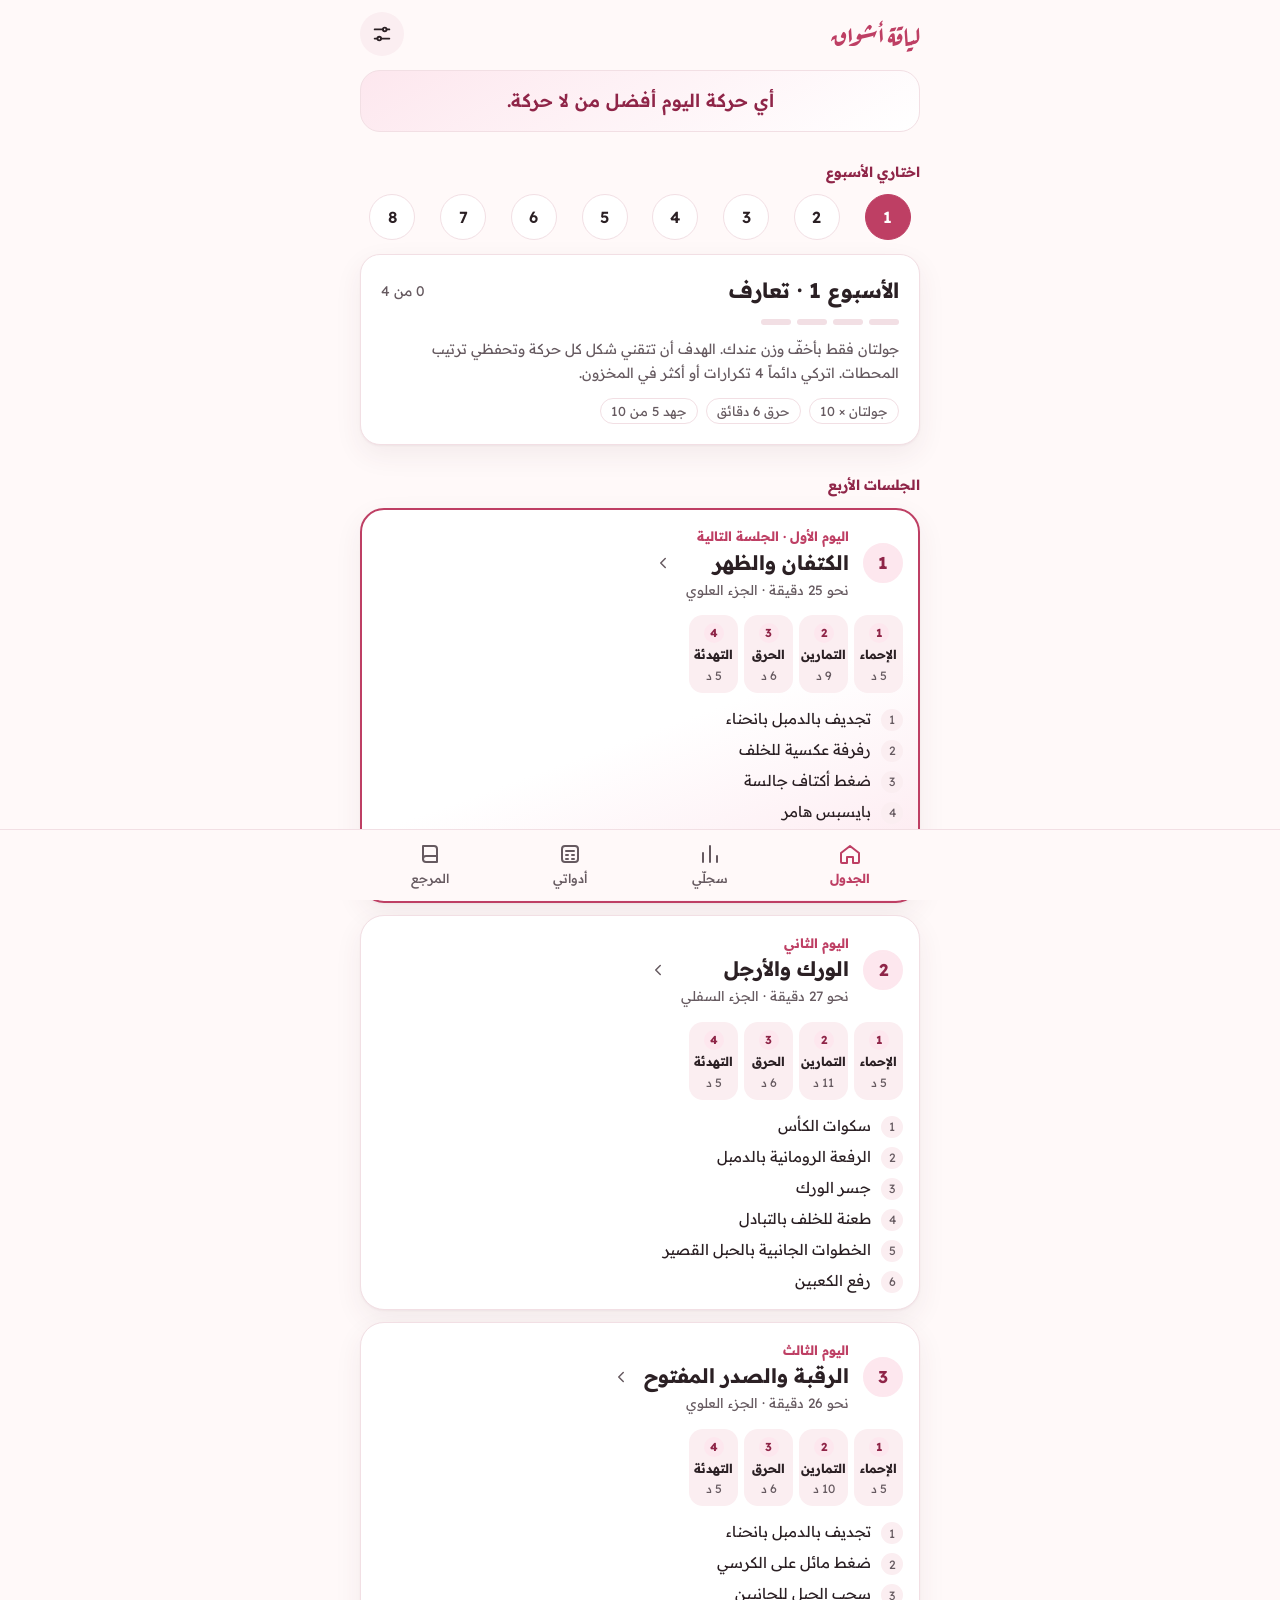
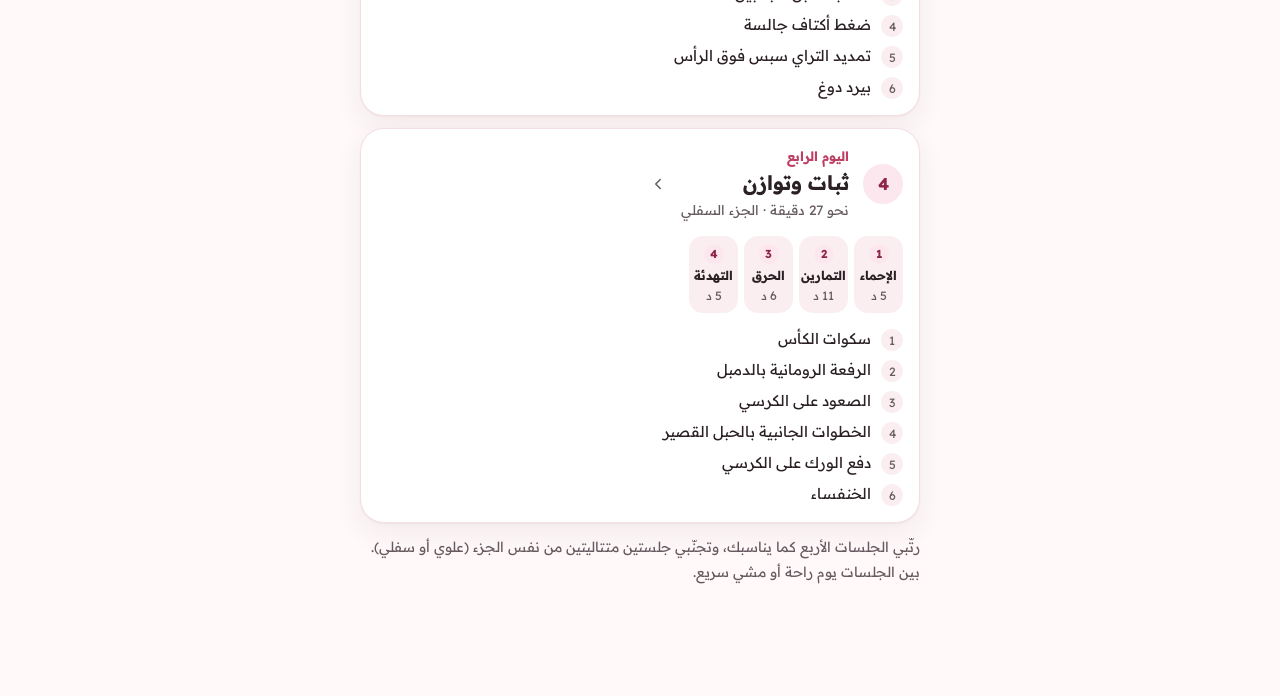
<file: index.html>
<!doctype html>
<html lang="ar">
<head>
<meta charset="utf-8">
<meta name="viewport" content="width=device-width,initial-scale=1,viewport-fit=cover">
<title>لياقة أشواق</title>
<meta name="description" content="برنامج تمارين منزلية لثمانية أسابيع بالدمبلات: أربع جلسات أسبوعياً حتى 40 دقيقة، بجهد خفيف وتركيز على استقامة الكتفين والرقبة والورك.">
<meta name="theme-color" content="#fff9f9" media="(prefers-color-scheme: light)">
<meta name="theme-color" content="#1b1718" media="(prefers-color-scheme: dark)">
<meta name="mobile-web-app-capable" content="yes">
<meta name="apple-mobile-web-app-capable" content="yes">
<meta name="apple-mobile-web-app-title" content="لياقة أشواق">
<meta name="apple-mobile-web-app-status-bar-style" content="default">
<meta name="format-detection" content="telephone=no">
<link rel="manifest" href="manifest.webmanifest">
<link rel="icon" href="icon.svg" type="image/svg+xml">
<link rel="icon" href="icon-192.png" sizes="192x192" type="image/png">
<link rel="apple-touch-icon" href="apple-touch-icon.png">
<link rel="preconnect" href="https://fonts.googleapis.com">
<link rel="preconnect" href="https://fonts.gstatic.com" crossorigin>
<link rel="stylesheet" href="https://fonts.googleapis.com/css2?family=Aref+Ruqaa:wght@400;700&family=Readex+Pro:wght@300..700&display=swap">
<style>:root{color-scheme:light}html{scroll-padding-top:env(safe-area-inset-top,0px)}img{max-width:100%}[hidden]:not([hidden=until-found i]){display:none!important}</style>
<style>
/* تصميم: واجهة هادئة. خلفية حجرية دافئة، حبر داكن، لون واحد خافت، خطوط رفيعة بدل الظلال، وشاشة واحدة لكل مهمة. */
:root{
  --f-body:"Readex Pro","Tajawal","Noto Sans Arabic",system-ui,-apple-system,"Segoe UI",sans-serif;
  --f-display:"Aref Ruqaa","Amiri","Noto Naskh Arabic",serif;
  --ev-s:#2f7d4f;--ev-m:#2f6aa3;--ev-l:#a8741a;--ev-g:#7a5fa5;
  --warn:#f8ecd4;--warn-ink:#6b4410;
  --shadow:0 8px 24px rgba(40,25,30,.18);
  --sh:0 1px 2px rgba(90,45,60,.05),0 10px 28px rgba(90,45,60,.07);
}
@media (prefers-color-scheme:dark){:root:not([data-theme="light"]){
  --ev-s:#6fcf94;--ev-m:#7db5ee;--ev-l:#e3b45f;--ev-g:#b9a0e8;
  --warn:#3a2f17;--warn-ink:#f0d8a0;
  --shadow:0 8px 24px rgba(0,0,0,.5);--sh:none;
}}
:root[data-theme="dark"]{
  --ev-s:#6fcf94;--ev-m:#7db5ee;--ev-l:#e3b45f;--ev-g:#b9a0e8;
  --warn:#3a2f17;--warn-ink:#f0d8a0;
  --shadow:0 8px 24px rgba(0,0,0,.5);--sh:none;
}
:root{--acc:#be3f64;--on-acc:#ffffff;--soft:#fde7ee;--soft-ink:#8f2548;--bg:#fff9f9;--s2:#fbeef1;--line:#f2dfe4;--ink:#2b2024;--muted:#665a60;--surface:#ffffff;--h1:#ffdfe8;--h2:#efe1ff}
:root[data-pal="lilac"]{--acc:#7249b8;--on-acc:#ffffff;--soft:#f0e9fb;--soft-ink:#4b2a85;--bg:#fbf9ff;--s2:#f3eefa;--line:#e6ddf3;--ink:#271f33;--muted:#625a70;--surface:#ffffff;--h1:#e9defd;--h2:#ffe0ee}
:root[data-pal="sage"]{--acc:#2f7d6b;--on-acc:#ffffff;--soft:#e3f5ee;--soft-ink:#1c5546;--bg:#f7fcf9;--s2:#edf6f1;--line:#d9eadf;--ink:#1f2a26;--muted:#566660;--surface:#ffffff;--h1:#d5f2e5;--h2:#e3ecff}
:root[data-pal="sand"]{--acc:#9a6a10;--on-acc:#ffffff;--soft:#fbf0d9;--soft-ink:#6b4708;--bg:#fffcf5;--s2:#f8f1e2;--line:#eee3cb;--ink:#2b2518;--muted:#665c46;--surface:#ffffff;--h1:#ffeac6;--h2:#ffe0dd}
@media (prefers-color-scheme:dark){:root:not([data-theme="light"]){--acc:#e58aa2;--on-acc:#2f0f19;--soft:#3a2a2e;--soft-ink:#f2c4d0;--bg:#1b1718;--s2:#2f292a;--line:#3b3435;--ink:#f4eeea;--muted:#c3b8bb;--surface:#252021;color-scheme:dark}:root:not([data-theme="light"])[data-pal="lilac"]{--acc:#b79af0;--on-acc:#1f1238;--soft:#332b45;--soft-ink:#dccffa;--bg:#18151c;--s2:#2c2733;--line:#38323f;--ink:#f1edf6;--muted:#bdb5c9;--surface:#221e28}:root:not([data-theme="light"])[data-pal="sage"]{--acc:#7fcdb8;--on-acc:#08261f;--soft:#233630;--soft-ink:#c4eadf;--bg:#131715;--s2:#252c29;--line:#2f3835;--ink:#eaf2ee;--muted:#aab8b2;--surface:#1c2220}:root:not([data-theme="light"])[data-pal="sand"]{--acc:#d9b36a;--on-acc:#2a1f08;--soft:#382f1d;--soft-ink:#efdcae;--bg:#1a1812;--s2:#2e2a21;--line:#3a352a;--ink:#f3eee2;--muted:#bfb7a4;--surface:#24211a}}
:root[data-theme="dark"]{--acc:#e58aa2;--on-acc:#2f0f19;--soft:#3a2a2e;--soft-ink:#f2c4d0;--bg:#1b1718;--s2:#2f292a;--line:#3b3435;--ink:#f4eeea;--muted:#c3b8bb;--surface:#252021;color-scheme:dark}
:root[data-theme="dark"][data-pal="lilac"]{--acc:#b79af0;--on-acc:#1f1238;--soft:#332b45;--soft-ink:#dccffa;--bg:#18151c;--s2:#2c2733;--line:#38323f;--ink:#f1edf6;--muted:#bdb5c9;--surface:#221e28}
:root[data-theme="dark"][data-pal="sage"]{--acc:#7fcdb8;--on-acc:#08261f;--soft:#233630;--soft-ink:#c4eadf;--bg:#131715;--s2:#252c29;--line:#2f3835;--ink:#eaf2ee;--muted:#aab8b2;--surface:#1c2220}
:root[data-theme="dark"][data-pal="sand"]{--acc:#d9b36a;--on-acc:#2a1f08;--soft:#382f1d;--soft-ink:#efdcae;--bg:#1a1812;--s2:#2e2a21;--line:#3a352a;--ink:#f3eee2;--muted:#bfb7a4;--surface:#24211a}

/* ألوان الهيرو في الوضع الداكن */
@media (prefers-color-scheme:dark){:root:not([data-theme="light"]){--h1:#43303a;--h2:#33294a}:root:not([data-theme="light"])[data-pal="lilac"]{--h1:#3a3052;--h2:#4a2f43}:root:not([data-theme="light"])[data-pal="sage"]{--h1:#244036;--h2:#26334a}:root:not([data-theme="light"])[data-pal="sand"]{--h1:#46391f;--h2:#46302d}}
:root[data-theme="dark"]{--h1:#43303a;--h2:#33294a}
:root[data-theme="dark"][data-pal="lilac"]{--h1:#3a3052;--h2:#4a2f43}
:root[data-theme="dark"][data-pal="sage"]{--h1:#244036;--h2:#26334a}
:root[data-theme="dark"][data-pal="sand"]{--h1:#46391f;--h2:#46302d}
[hidden]{display:none!important}
*{box-sizing:border-box}
html{-webkit-text-size-adjust:100%}
body{margin:0;background:var(--bg);color:var(--ink);font:16px/1.75 var(--f-body);font-weight:400;
  padding-left:max(16px,env(safe-area-inset-left,0px));padding-right:max(16px,env(safe-area-inset-right,0px));padding-block:0 112px;overflow-wrap:anywhere}
body.sessmode{padding-block:0 140px}
body::before{content:"";position:fixed;inset:0 0 auto;height:env(safe-area-inset-top,0px);z-index:30;background:var(--bg)}
button,input,textarea{font:inherit;color:inherit}
button{cursor:pointer}
a{color:var(--acc);font-weight:600}
h1,h2,h3,h4,p,ol,ul{margin:0}
:focus-visible{outline:3px solid var(--acc);outline-offset:2px;border-radius:10px}
.app{max-width:560px;margin:0 auto}
.muted{color:var(--muted)}
.sm{font-size:14px}
.xs{font-size:13px}
.b{font-weight:700}
.num{font-variant-numeric:tabular-nums}
.row{display:flex;align-items:center;gap:12px}
.wrap{flex-wrap:wrap}
.sp{justify-content:space-between}
.grow{flex:1;min-width:0}
.col{display:flex;flex-direction:column;gap:12px}
.mt{margin-top:20px}

/* top */
.top{position:sticky;top:env(safe-area-inset-top,0px);z-index:25;background:var(--bg);display:flex;align-items:center;justify-content:space-between;padding:12px 0}
.logo{font-family:var(--f-display);font-size:26px;line-height:1.3;font-weight:700;color:var(--acc);background:none;border:0;padding:0}
.icobtn{width:44px;height:44px;border-radius:50%;border:0;background:var(--s2);display:grid;place-items:center;color:var(--ink)}
.icobtn svg{width:22px;height:22px}

/* type */
.h1{font-size:28px;line-height:1.4;font-weight:700;letter-spacing:-.01em;text-wrap:balance}
.h2{font-size:21px;line-height:1.5;font-weight:700;text-wrap:balance}
.h3{font-size:17px;line-height:1.5;font-weight:600}
.cap{font-size:13px;font-weight:600;color:var(--muted);margin:30px 0 10px}
.eyebrow{font-size:14px;color:var(--muted)}

/* buttons */
.btn{appearance:none;border:0;border-radius:16px;padding:0 22px;min-height:54px;font-weight:600;font-size:17px;background:var(--acc);color:var(--on-acc);display:inline-flex;align-items:center;justify-content:center;gap:8px;text-decoration:none}
.btn.quiet{background:var(--s2);color:var(--ink)}
.btn.line{background:transparent;border:1.5px solid var(--line);color:var(--ink)}
.btn.s{min-height:42px;padding:0 16px;font-size:14.5px;border-radius:12px}
.btn.full{width:100%}
.btn svg{width:20px;height:20px;flex:none}
.btn:active{opacity:.85}
.link{background:none;border:0;padding:8px 0;color:var(--acc);font-weight:600;min-height:44px;font-size:15px}

/* groups and rows */
.group{background:var(--surface);border:1px solid var(--line);border-radius:20px;overflow:hidden}
.gi{display:flex;align-items:center;gap:14px;padding:14px 16px;min-height:64px;border:0;border-top:1px solid var(--line);width:100%;background:none;text-align:start}
.group>.gi:first-child{border-top:0}
.gi .t{font-weight:600;font-size:16px;line-height:1.5}
.gi .m{font-size:13.5px;color:var(--muted);line-height:1.6}
.stat{width:30px;height:30px;border-radius:50%;border:2px solid var(--line);display:grid;place-items:center;flex:none;color:transparent;background:none;padding:0}
.stat svg{width:16px;height:16px}
.stat.on{background:var(--acc);border-color:var(--acc);color:var(--on-acc)}
.stat.part{border-color:var(--acc)}
.chev-l{width:18px;height:18px;color:var(--muted);flex:none}
.card{background:var(--surface);border:1px solid var(--line);border-radius:20px;padding:20px}
.today{background:var(--surface);border:1px solid var(--line);border-radius:24px;padding:22px;display:flex;flex-direction:column;gap:14px}
.today .t{font-size:24px;line-height:1.45;font-weight:700;text-wrap:balance}
.dots{display:flex;gap:6px}
.dots i{width:30px;height:6px;border-radius:3px;background:var(--line)}
.dots i.on{background:var(--acc)}
.bar{height:6px;border-radius:3px;background:var(--line);overflow:hidden}
.bar>i{display:block;height:100%;background:var(--acc);border-radius:3px}
.tag{display:inline-flex;align-items:center;gap:6px;border:1px solid var(--line);border-radius:999px;padding:1px 10px;font-size:13px;color:var(--muted);background:none;white-space:nowrap}
button.tag{cursor:pointer}
.tag.ev-strong::before,.tag.ev-mid::before,.tag.ev-low::before,.tag.ev-logic::before{content:"";width:8px;height:8px;border-radius:50%;background:var(--ev-s)}
.tag.ev-mid::before{background:var(--ev-m)}
.tag.ev-low::before{background:var(--ev-l)}
.tag.ev-logic::before{background:var(--ev-g)}
.chip{display:inline-flex;align-items:center;gap:6px;border:1px solid var(--line);border-radius:999px;padding:1px 10px;font-size:13px;color:var(--muted);background:none;white-space:nowrap}
button.chip{cursor:pointer}
.chip.ev-strong::before,.chip.ev-mid::before,.chip.ev-low::before,.chip.ev-logic::before{content:"";width:8px;height:8px;border-radius:50%;background:var(--ev-s)}
.chip.ev-mid::before{background:var(--ev-m)}
.chip.ev-low::before{background:var(--ev-l)}
.chip.ev-logic::before{background:var(--ev-g)}
.chips{display:flex;flex-wrap:wrap;gap:8px}
.pills{display:flex;gap:8px;flex-wrap:wrap}
.pill{border:1.5px solid var(--line);background:var(--surface);border-radius:999px;min-height:44px;padding:0 18px;font-weight:600;font-size:15px}
.pill:active{background:var(--s2)}

/* week selector */
.wk{display:grid;grid-template-columns:repeat(8,minmax(0,1fr));gap:6px}
@media (max-width:359px){.wk{grid-template-columns:repeat(4,minmax(0,1fr));gap:8px}}
.wkc{width:100%;max-width:46px;aspect-ratio:1;justify-self:center;border-radius:50%;border:1.5px solid var(--line);background:var(--surface);font-weight:600;font-size:16px;padding:0;position:relative}
.wkc.on{background:var(--ink);border-color:var(--ink);color:var(--bg)}
.wkc.dn::after{content:"";position:absolute;bottom:4px;inset-inline:0;margin:auto;width:5px;height:5px;border-radius:50%;background:var(--acc)}
.wkc.on.dn::after{background:var(--bg)}
.pips{display:flex;gap:8px}
.pip{width:26px;height:26px;border-radius:50%;border:2px solid var(--line);display:grid;place-items:center;color:transparent}
.pip svg{width:14px;height:14px}
.pip.on{background:var(--acc);border-color:var(--acc);color:var(--on-acc)}
.cdots{display:flex;gap:6px}
.cd{width:12px;height:12px;border-radius:50%;border:2px solid var(--line)}
.cd.on{background:var(--acc);border-color:var(--acc)}

/* walking */
.walk{display:flex;flex-direction:column;gap:12px;padding:16px}

/* ===== session ===== */
.stop{position:sticky;top:env(safe-area-inset-top,0px);z-index:25;background:var(--bg);padding:8px 0 10px}
.stop .r{display:flex;align-items:center;justify-content:space-between;gap:10px}
.stop .ttl{background:none;border:0;padding:6px 0;text-align:center;font-size:14px;color:var(--muted);min-height:44px}
.sprog{height:4px;background:var(--line);border-radius:2px;overflow:hidden;margin-top:6px}
.sprog>i{display:block;height:100%;background:var(--acc)}
.sbody{display:flex;flex-direction:column;gap:20px;padding-top:12px}
.where{font-size:14px;color:var(--muted)}
.st-title{font-size:32px;line-height:1.4;font-weight:700;letter-spacing:-.01em;text-wrap:balance}
.st-target{font-size:22px;font-weight:600;color:var(--acc)}
.kgbox{display:flex;flex-direction:column;align-items:center;gap:4px;padding:18px 12px;background:var(--surface);border:1px solid var(--line);border-radius:20px}
.kgb{display:flex;align-items:center;justify-content:center;gap:12px;direction:ltr}
.kgb button{width:56px;height:56px;border-radius:50%;border:1.5px solid var(--line);background:var(--bg);font-size:30px;line-height:1;padding:0;color:var(--acc)}
.kgb input{width:110px;border:0;background:transparent;text-align:center;font-size:44px;font-weight:700;line-height:1.2;-moz-appearance:textfield;padding:0;font-variant-numeric:tabular-nums}
.kgb input::-webkit-outer-spin-button,.kgb input::-webkit-inner-spin-button{-webkit-appearance:none;margin:0}
.hint{font-size:14.5px;color:var(--muted);line-height:1.8}
.hint b{color:var(--ink)}
.cue{font-size:17px;line-height:1.9}
details.how{border-top:1px solid var(--line);border-bottom:1px solid var(--line)}
details.how>summary{list-style:none;cursor:pointer;min-height:56px;display:flex;align-items:center;justify-content:space-between;font-weight:600;font-size:16px}
details.how>summary::-webkit-details-marker{display:none}
details.how>summary svg{width:20px;height:20px;color:var(--muted);transition:transform .2s}
details.how[open]>summary svg{transform:rotate(180deg)}
details.how>.in{display:flex;flex-direction:column;gap:18px;padding:4px 0 20px}
.in h4,.info h4{font-size:13px;color:var(--muted);font-weight:600;margin-bottom:6px}
.in ol,.in ul,.info ol,.info ul{padding-inline-start:22px;display:flex;flex-direction:column;gap:8px;font-size:15.5px;line-height:1.8}
.feel{display:flex;gap:8px}
.feel button{flex:1;min-height:50px;border-radius:14px;border:1.5px solid var(--line);background:var(--surface);font-weight:600;font-size:16px}
.feel button.on{background:var(--ink);border-color:var(--ink);color:var(--bg)}
.links{display:flex;gap:8px;flex-wrap:wrap}
.lk{display:inline-flex;align-items:center;min-height:44px;padding:0 16px;border-radius:12px;border:1.5px solid var(--line);font-size:14.5px;text-decoration:none;color:var(--ink);font-weight:600}
.altbox{background:var(--s2);border-radius:16px;padding:14px;display:flex;flex-direction:column;gap:10px}
.next-up{font-size:15px;color:var(--muted)}
.next-up b{color:var(--ink)}
.sact{position:fixed;inset-inline:0;bottom:0;z-index:30;background:var(--bg);border-top:1px solid var(--line);padding:12px max(16px,env(safe-area-inset-right,0px)) calc(12px + env(safe-area-inset-bottom,0px)) max(16px,env(safe-area-inset-left,0px))}
.sacti{max-width:560px;margin:0 auto;display:flex;gap:10px}
.sacti .btn{flex:1}
.sacti .btn.quiet{flex:none;min-width:84px;padding:0 16px}
.it{display:flex;align-items:center;gap:14px;padding:12px 16px;min-height:68px;border-top:1px solid var(--line)}
.group>.it:first-child{border-top:0}
.it .nm{font-weight:600;font-size:16px;line-height:1.5}
.it .cu{font-size:14px;color:var(--muted);line-height:1.65}
.itb{display:flex;gap:6px;flex:none}
.sq{width:44px;height:44px;border-radius:12px;border:0;background:var(--s2);color:var(--ink);display:grid;place-items:center;padding:0}
.sq svg{width:20px;height:20px}
.it .ck{width:30px;height:30px}
.ck{width:30px;height:30px;border-radius:50%;border:2px solid var(--line);background:none;display:grid;place-items:center;padding:0;color:transparent;flex:none}
.ck svg{width:16px;height:16px}
.ck.on{background:var(--acc);border-color:var(--acc);color:var(--on-acc)}
.moves{display:flex;flex-direction:column;gap:14px;font-size:16px}
.moves .c{font-size:14px;color:var(--muted)}
.rule{font-size:15px;line-height:1.85;color:var(--muted)}
.rule b{color:var(--ink)}
.sumrow{display:grid;grid-template-columns:repeat(3,minmax(0,1fr));gap:0;background:var(--surface);border:1px solid var(--line);border-radius:20px}
.sumrow>div{padding:16px 8px;text-align:center;border-inline-start:1px solid var(--line)}
.sumrow>div:first-child{border-inline-start:0}
.sumrow .v{font-size:26px;font-weight:700;line-height:1.3}
.sumrow .l{font-size:13px;color:var(--muted)}

/* log */
.stats{display:grid;grid-template-columns:repeat(3,minmax(0,1fr));background:var(--surface);border:1px solid var(--line);border-radius:20px}
.stats>div{padding:16px 8px;text-align:center;border-inline-start:1px solid var(--line)}
.stats>div:first-child{border-inline-start:0}
.stats .v{font-size:26px;font-weight:700;line-height:1.3}
.stats .l{font-size:13px;color:var(--muted)}
.wbars{display:grid;grid-template-columns:repeat(8,minmax(0,1fr));gap:6px;align-items:end;height:120px;padding-top:6px}
.wbar{display:flex;flex-direction:column;justify-content:flex-end;align-items:center;gap:4px;height:100%;min-width:0}
.wbar i{display:block;width:100%;max-width:26px;border-radius:6px 6px 3px 3px;background:var(--acc);min-height:3px}
.wbar i.z{background:var(--line)}
.wbar b{font-size:13px}
.wbar small{font-size:12px;color:var(--muted)}
.wbar.cur small{color:var(--ink);font-weight:700}
.exl{display:grid;grid-template-columns:minmax(0,1fr) auto;gap:4px 12px;align-items:center;padding:12px 16px;border-top:1px solid var(--line)}
.group>.exl:first-child{border-top:0}
.spark{width:96px;height:34px}
.spark polyline{fill:none;stroke:var(--acc);stroke-width:2;stroke-linecap:round;stroke-linejoin:round}
.spark circle{fill:var(--acc);stroke:var(--surface);stroke-width:2}
.fld{display:flex;flex-direction:column;gap:6px}
.fld label,.lbl{font-size:14px;font-weight:600}
.inp{width:100%;border:1.5px solid var(--line);background:var(--surface);border-radius:14px;padding:10px 14px;min-height:50px}
textarea.inp{min-height:90px;resize:vertical}
.chk{display:flex;gap:12px;align-items:flex-start;padding:14px 16px;border:0;border-top:1px solid var(--line);background:none;text-align:start;width:100%}
.group>.chk:first-child{border-top:0}
.chk .ck{margin-top:1px}

/* reference */
details.acc{background:var(--surface);border:1px solid var(--line);border-radius:20px;overflow:hidden}
details.acc>summary{list-style:none;cursor:pointer;padding:0 18px;font-weight:600;font-size:17px;display:flex;align-items:center;justify-content:space-between;gap:10px;min-height:60px}
details.acc>summary::-webkit-details-marker{display:none}
details.acc>summary svg{width:20px;height:20px;transition:transform .2s;color:var(--muted);flex:none}
details.acc[open]>summary svg{transform:rotate(180deg)}
details.acc>.in{padding:0 18px 20px;display:flex;flex-direction:column;gap:14px;font-size:15.5px;line-height:1.85}
.ev{border-top:1px solid var(--line);padding-top:14px;display:flex;flex-direction:column;gap:8px}
.ev:first-child{border-top:0;padding-top:0}
table.tb{width:100%;border-collapse:collapse;font-size:14px}
table.tb th,table.tb td{text-align:start;padding:9px 6px;border-bottom:1px solid var(--line);vertical-align:top}
table.tb th{font-size:13px;color:var(--muted);font-weight:600}
.tbw{overflow-x:auto}
.warn{background:var(--warn);color:var(--warn-ink);border-radius:14px;padding:12px 14px;font-size:15px;line-height:1.8}

/* timer */
.tm{position:fixed;inset-inline:0;bottom:calc(92px + env(safe-area-inset-bottom,0px));z-index:40;padding-left:max(16px,env(safe-area-inset-left,0px));padding-right:max(16px,env(safe-area-inset-right,0px));pointer-events:none}
.tmin{max-width:560px;margin:0 auto;background:var(--ink);color:var(--bg);border-radius:18px;padding:8px 10px 8px 16px;display:flex;align-items:center;gap:12px;box-shadow:var(--shadow);pointer-events:auto}
.tmin .t{font-size:30px;font-weight:700;line-height:1;min-width:48px;text-align:center}
.tmin .l{font-size:14.5px;font-weight:500;line-height:1.5;flex:1;min-width:0}
.tmin button{border:0;background:rgba(127,127,127,.28);color:inherit;border-radius:12px;min-height:44px;padding:0 14px;font-weight:600;font-size:14px}
.tm.big{inset:0;bottom:0;display:grid;place-items:center;background:var(--bg);pointer-events:auto;padding-top:max(16px,env(safe-area-inset-top,0px));padding-bottom:max(16px,env(safe-area-inset-bottom,0px))}
.tmb{width:100%;max-width:560px;display:flex;flex-direction:column;align-items:center;gap:18px;text-align:center}
.tmb .tr{position:relative;width:min(280px,72vw);aspect-ratio:1}
.tmb .tr svg{width:100%;height:100%;transform:rotate(-90deg)}
.tmb .tr .c{position:absolute;inset:0;display:grid;place-items:center}
.tmb .tr .c b{font-size:80px;line-height:1;font-weight:700;font-variant-numeric:tabular-nums}
.tmb .kind{font-size:14px;font-weight:600;color:var(--muted)}
.tmb .kind.work{color:var(--acc)}
.tmb .mv{font-size:30px;line-height:1.4;font-weight:700;text-wrap:balance}
.tmb .nx{font-size:15px;color:var(--muted);min-height:2.8em}
.tmb .btns{display:flex;gap:10px;flex-wrap:wrap;justify-content:center}

/* sheet */
.shade{position:fixed;inset:0;background:rgba(30,20,24,.5);z-index:50;display:flex;align-items:flex-end;justify-content:center}
.sheet{width:100%;max-width:560px;max-height:88vh;overflow-y:auto;background:var(--bg);border-radius:24px 24px 0 0;padding:16px max(16px,env(safe-area-inset-left,0px)) calc(20px + env(safe-area-inset-bottom,0px));display:flex;flex-direction:column;gap:16px}
.sheet .gr{width:40px;height:4px;border-radius:9px;background:var(--line);align-self:center;flex:none}
.info{display:flex;flex-direction:column;gap:16px}
.steps-l{display:flex;flex-direction:column}
.steps-l button{display:flex;align-items:center;gap:12px;min-height:50px;background:none;border:0;border-top:1px solid var(--line);text-align:start;padding:0}
.steps-l button:first-child{border-top:0}
.steps-l .rd{font-size:13px;font-weight:600;color:var(--muted);margin-top:14px}

/* nav */
.nav{position:fixed;inset-inline:0;bottom:0;z-index:35;background:var(--bg);border-top:1px solid var(--line);padding:4px max(16px,env(safe-area-inset-right,0px)) calc(4px + env(safe-area-inset-bottom,0px)) max(16px,env(safe-area-inset-left,0px))}
body.sessmode .nav{display:none}
.navin{max-width:560px;margin:0 auto;display:grid;grid-template-columns:repeat(4,minmax(0,1fr))}
.nb{display:flex;flex-direction:column;align-items:center;gap:2px;border:0;background:none;padding:8px 0 6px;color:var(--muted);font-size:12.5px;font-weight:500;min-height:58px}
.nb svg{width:24px;height:24px}
.nb.on{color:var(--acc);font-weight:700}

.toast{position:fixed;inset-inline:0;bottom:calc(96px + env(safe-area-inset-bottom,0px));z-index:60;display:flex;justify-content:center;pointer-events:none;padding:0 16px}
.toast span{background:var(--ink);color:var(--bg);padding:10px 18px;border-radius:14px;font-size:15px;font-weight:500;box-shadow:var(--shadow)}

.pal{display:flex;gap:12px}
.pdot{width:44px;height:44px;border-radius:50%;border:3px solid var(--bg);outline:2px solid var(--line);padding:0}
.pdot.on{outline:3px solid var(--ink)}
.seg{display:flex;background:var(--s2);border-radius:14px;padding:3px;gap:3px}
.seg button{flex:1;border:0;background:none;border-radius:11px;min-height:44px;font-weight:600;font-size:15px}
.seg button.on{background:var(--surface);box-shadow:0 1px 2px rgba(0,0,0,.12)}

@media (prefers-reduced-motion:reduce){*{transition:none!important;animation:none!important}}

.gi .t,.gi .m{display:block}
.gi .m{margin-top:2px}
.covr{display:flex;align-items:center;justify-content:space-between;padding:8px 0;border-top:1px solid var(--line);font-size:15px}
.covr:first-of-type{border-top:0}
.steps-l .rd+button{border-top:0}
body.sub .top{display:none}
.stop .ttl{flex:1}
.kgbox .xs{margin-top:-2px}
.stop .ttl{display:flex;align-items:center;justify-content:center}
.card .group{border-radius:14px}

/* ----- اليوم والبطاقات ----- */
.en{display:block;direction:ltr;unicode-bidi:isolate;text-align:right;font-size:13px;color:var(--muted);font-family:system-ui,-apple-system,"Segoe UI",Arial,sans-serif;line-height:1.5}
.pill.on{background:var(--ink);border-color:var(--ink);color:var(--bg)}
.pill.dn:not(.on){border-color:var(--acc);color:var(--acc)}
.lbl2{font-size:14px;font-weight:600;margin-bottom:6px}
.vbar{display:flex;flex-wrap:wrap;gap:8px;margin-top:6px}
.vbtn{display:inline-flex;align-items:center;gap:6px;min-height:42px;padding:0 14px;border-radius:999px;border:1.5px solid var(--acc);color:var(--acc);background:transparent;font-size:14px;font-weight:600;text-decoration:none}
.vbtn svg{width:14px;height:14px;flex:none}
.vbtn:active{background:var(--soft)}
.vbtn.hi{background:var(--acc);color:var(--on-acc);border-color:var(--acc)}
.vbtn.hi:active{opacity:.85}
.dcard{display:flex;flex-direction:column;gap:12px;width:100%;text-align:start;background:var(--surface);border:1px solid var(--line);border-radius:22px;padding:16px;color:var(--ink)}
.dcard.next{border:2px solid var(--acc);padding:15px}
.dcard .dh{display:flex;align-items:center;gap:14px}
.dcard .stat{width:40px;height:40px;font-size:17px;color:var(--ink)}
.dcard .stat.on{color:var(--on-acc)}
.dcard .lab{display:block;font-size:13px;color:var(--acc);font-weight:700}
.dcard .ttl{display:block;font-size:20px;font-weight:700;line-height:1.5}
.dcard .mt1{display:block;font-size:13.5px;color:var(--muted)}
.dl{display:flex;flex-direction:column;gap:6px;border-top:1px solid var(--line);padding-top:12px}
.dli{display:flex;align-items:flex-start;gap:10px;font-size:15px;line-height:1.6}
.dli i{flex:none;width:22px;height:22px;border-radius:50%;background:var(--s2);color:var(--muted);font-style:normal;font-size:12px;display:grid;place-items:center;margin-top:2px}
.dli.more{color:var(--muted);font-size:14px}
.dcard>.bar{margin-top:0}
.excard{background:var(--surface);border:1px solid var(--line);border-radius:20px;padding:14px 14px 12px}
.excard.open{border-color:var(--acc)}
.exh{display:flex;align-items:flex-start;gap:12px;width:100%;background:none;border:0;padding:0;text-align:start;min-height:48px;color:var(--ink)}
.exm{flex:1;min-width:0;display:block}
.exm .ar{display:block;font-size:18px;font-weight:700;line-height:1.5}
.exm .sum{display:block;font-size:13.5px;color:var(--muted);margin-top:2px}
.exh .chv{width:20px;height:20px;flex:none;color:var(--muted);margin-top:8px;transition:transform .2s}
.excard.open .exh .chv{transform:rotate(180deg)}
.idx{flex:none;width:36px;height:36px;border-radius:50%;background:var(--s2);display:grid;place-items:center;font-size:15px;font-weight:700;margin-top:2px}
.idx svg{width:18px;height:18px}
.excard.dn .idx{background:var(--acc);color:var(--on-acc)}
.exrow{display:flex;align-items:center;gap:12px;margin-top:12px;padding-top:12px;border-top:1px solid var(--line)}
.exrow .lab{font-size:13.5px;color:var(--muted);font-weight:600}
.bub{display:flex;gap:8px;flex-wrap:wrap}
.sb{width:46px;height:46px;border-radius:50%;border:2px solid var(--line);background:var(--bg);font-weight:700;font-size:16px;padding:0;display:grid;place-items:center;color:var(--muted)}
.sb svg{width:20px;height:20px}
.sb.on{background:var(--acc);border-color:var(--acc);color:var(--on-acc)}
.exb{display:flex;flex-direction:column;gap:16px;margin-top:14px;padding-top:14px;border-top:1px dashed var(--line)}
.altc{background:var(--s2);border-radius:16px;padding:14px;display:flex;flex-direction:column;gap:8px}
.altl{font-size:13px;font-weight:700;color:var(--acc)}
.altn{font-size:17px;font-weight:700;line-height:1.5}
.altc ol{margin:0;padding-inline-start:22px;display:flex;flex-direction:column;gap:6px;font-size:15px;line-height:1.8}
.altc p{margin:0}
.moves .en{margin-top:0}
.moves .vbar{margin-top:6px}
.moves .vbtn{min-height:38px;font-size:13px;padding:0 12px}
.card .group{border-radius:14px}
.dsw{display:grid;grid-template-columns:repeat(4,minmax(0,1fr));gap:8px;margin-top:6px}
.dsw .pill{padding:0 4px;text-align:center}
.altc .btn.quiet{background:var(--surface);border:1px solid var(--line)}

/* ===== v5: أفتح، شاشة رئيسية، وأقسام الجلسة بالترتيب ===== */
.card,.group,.dcard,.excard,details.acc,.kgbox,.stats,.sumrow,.today,.stg{box-shadow:var(--sh)}
.wkc.on,.pill.on,.feel button.on{background:var(--acc);border-color:var(--acc);color:var(--on-acc)}
.wkc{background:var(--surface)}
.cap{font-size:14px;font-weight:700;color:var(--soft-ink);margin:28px 0 10px}

/* بطاقة اليوم */
.dcard{border-radius:24px;padding:16px;gap:14px}
.dcard .stat{background:var(--soft);border-color:var(--soft);color:var(--soft-ink)}
.dcard .stat.on{background:var(--acc);border-color:var(--acc);color:var(--on-acc)}
.dcard .stat.part{border-color:var(--acc)}
.dcard.next{background:linear-gradient(160deg,var(--surface) 55%,var(--soft) 100%);border:2px solid var(--acc);padding:15px}
.dflow{display:grid;grid-template-columns:repeat(4,minmax(0,1fr));gap:6px}
.dflow .fs{display:flex;flex-direction:column;align-items:center;gap:1px;background:var(--s2);border-radius:14px;padding:8px 2px 7px;text-align:center;min-width:0}
.dflow .fs i{font-style:normal;width:20px;height:20px;border-radius:50%;background:var(--soft);color:var(--soft-ink);font-size:11.5px;font-weight:700;display:grid;place-items:center;margin-bottom:2px}
.dflow .fs b{font-size:12.5px;font-weight:700;line-height:1.4}
.dflow .fs em{font-style:normal;font-size:12px;color:var(--muted)}
.dl{padding-top:0;border-top:0;gap:7px}

/* أقسام الجلسة */
.tl{display:flex;flex-direction:column;gap:16px;margin-top:22px}
.stg{position:relative;background:var(--surface);border:1px solid var(--line);border-radius:22px;scroll-margin-top:76px}
.stg:not(:last-child)::after{content:"";position:absolute;inset-inline-start:32px;top:100%;height:16px;width:2px;background:var(--line)}
.stg.open{border-color:var(--acc);border-width:1.5px}
.stgh{display:flex;align-items:center;gap:14px;width:100%;padding:14px;background:none;border:0;text-align:start;color:var(--ink);min-height:72px;border-radius:22px}
.stgn{width:40px;height:40px;border-radius:50%;display:grid;place-items:center;flex:none;font-size:17px;font-weight:700;background:var(--soft);color:var(--soft-ink)}
.stgn svg{width:20px;height:20px}
.stg.open .stgn,.stg.dn .stgn{background:var(--acc);color:var(--on-acc)}
.stgt{display:block;font-size:19px;font-weight:700;line-height:1.5}
.stgm{display:block;font-size:13.5px;color:var(--muted)}
.stgh .chv{width:20px;height:20px;color:var(--muted);flex:none;transition:transform .2s}
.stg.open .stgh .chv{transform:rotate(180deg)}
.stgb{padding:14px 14px 16px;display:flex;flex-direction:column;gap:14px;border-top:1px solid var(--line)}
.stgb>.card{border:0;padding:0;background:transparent;box-shadow:none}
.stgb .group,.stgb .excard{box-shadow:none}
.stgb .group{background:var(--bg)}
.stgb .excard{background:var(--bg)}
.stgb .kgbox{background:var(--surface);box-shadow:none}
.stgb .altc{background:var(--surface)}
.stgb .altc .btn.quiet{background:var(--bg)}

/* عبارة تحفيزية أعلى الرئيسية */
.qt{margin-top:2px;padding:14px 16px;border-radius:20px;border:1px solid var(--line);background:linear-gradient(150deg,var(--soft),var(--surface));color:var(--soft-ink);font-size:18px;font-weight:600;line-height:1.75;text-align:center;text-wrap:balance}

/* ===== v6: رأس اليوم وبطاقات الأقسام بتنسيق أنيق ===== */
.dhead{margin-top:10px;padding:20px 18px 18px;border-radius:26px;border:1px solid var(--line);background:linear-gradient(155deg,var(--soft) 0%,var(--surface) 70%);box-shadow:var(--sh);display:flex;flex-direction:column;gap:10px}
.dk{font-size:13px;font-weight:700;color:var(--acc);letter-spacing:.01em}
.dt{font-size:30px;line-height:1.4;font-weight:700;letter-spacing:-.01em;text-wrap:balance;margin-top:-4px}
.dfocus{font-size:15px;line-height:1.8;color:var(--muted)}
.dmeta{display:flex;flex-wrap:wrap;gap:8px;margin-top:2px}
.dm{display:inline-flex;align-items:center;gap:6px;background:var(--surface);border:1px solid var(--line);border-radius:999px;padding:3px 12px;font-size:13px;font-weight:600;color:var(--ink)}
.dm svg{width:15px;height:15px;color:var(--acc)}
.dprog{display:flex;flex-direction:column;gap:6px;margin-top:6px}
.dprog .bar{height:8px;border-radius:4px;background:var(--surface);border:1px solid var(--line)}
.dprog .bar>i{border-radius:4px}
.dpl{display:flex;align-items:baseline;gap:5px;font-size:13px;color:var(--muted)}
.dpl b{color:var(--acc);font-size:15px}

.tl{gap:14px;margin-top:20px}
.stg{border-radius:24px;transition:border-color .2s,box-shadow .2s}
.stg:not(:last-child)::after{inset-inline-start:41px;height:14px;top:100%;width:2px;background:var(--line)}
.stg.open{border-color:var(--acc);border-width:1.5px;box-shadow:0 2px 6px rgba(120,40,70,.06),0 14px 32px rgba(120,40,70,.10)}
.stgh{padding:14px 16px;gap:14px;min-height:84px;border-radius:24px}
.stgn{width:56px;height:56px;border-radius:50%;position:relative;display:grid;place-items:center;flex:none;font-size:0;background:conic-gradient(var(--acc) calc(var(--p,0) * 1%),var(--line) 0)}
.stgn::before{content:"";position:absolute;inset:4px;border-radius:50%;background:var(--soft)}
.stgn svg{position:relative;width:24px;height:24px;color:var(--soft-ink)}
.stg.open .stgn,.stg.dn .stgn{background:conic-gradient(var(--acc) calc(var(--p,0) * 1%),var(--line) 0)}
.stg.open .stgn::before{background:var(--soft)}
.stg.dn .stgn::before{background:var(--acc)}
.stg.dn .stgn svg{color:var(--on-acc)}
.stgk{display:block;font-size:12.5px;font-weight:700;color:var(--acc);line-height:1.5}
.stgt{font-size:19px;line-height:1.45}
.stgm{display:flex;flex-wrap:wrap;align-items:center;gap:2px 12px;font-size:13px;color:var(--muted);margin-top:2px}
.stgm>span{display:inline-flex;align-items:center;gap:5px}
.stgm svg{width:14px;height:14px}
.stgh .chv{width:22px;height:22px}
.stgb{padding:16px 16px 18px;gap:16px}
.stgb>.rule{font-size:14.5px;background:var(--soft);color:var(--soft-ink);border-radius:14px;padding:10px 14px}
.stgb>.rule b{color:inherit}
.stgb .group{border-radius:18px;border:1px solid var(--line);background:var(--bg)}
.stgb .it{padding:14px 14px;gap:12px}
.stgb .it .nm{font-size:16px}
.stgb .it .cu{font-size:13.5px;line-height:1.7}
.stgb .sq{width:42px;height:42px;border-radius:50%;background:var(--surface);border:1px solid var(--line);color:var(--soft-ink)}
.stgb .ck{width:32px;height:32px;border-width:2px}
.stgb .excard{border-radius:20px;padding:14px;background:var(--surface);border:1px solid var(--line)}
.stgb .excard.open{border-color:var(--acc)}
.stgb .excard.dn{background:var(--soft);border-color:var(--soft)}
.stgb .idx{background:var(--soft);color:var(--soft-ink)}
.stgb .exrow{border-top:1px dashed var(--line)}
.stgb .sb{background:var(--surface)}
.stgb>.btn.full,.stgb .btn.full:last-child{min-height:52px;border-radius:16px}
.stgb .h3{font-size:16px;color:var(--soft-ink)}
.stgb .sb.on{background:var(--acc);border-color:var(--acc);color:var(--on-acc)}
.it .nm .xs{white-space:nowrap}
.stgb .it .nm{line-height:1.6}
.it .dur{display:inline-block;white-space:nowrap;background:var(--soft);color:var(--soft-ink);border-radius:999px;padding:0 9px;font-size:12px;font-weight:700;line-height:1.7;margin-inline-start:4px;vertical-align:1px}
@media (max-width:359px){
  .stgb{padding:14px 12px 16px}
  .stgb .it{flex-wrap:wrap;row-gap:10px}
  .stgb .it .grow{flex:1 1 calc(100% - 50px)}
  .stgb .itb{flex:1 1 100%;padding-inline-start:44px}
  .stgh{padding:12px 12px;gap:12px}
}


/* ===== v9: سجلّي، أدواتي، المرجع، النبض ===== */
.pghead{display:flex;align-items:flex-end;justify-content:space-between;gap:10px;flex-wrap:wrap}
.sync{display:inline-flex;align-items:center;gap:8px;font-size:13px;color:var(--muted);line-height:1.6}
.sync::before{content:"";width:8px;height:8px;border-radius:50%;background:var(--muted);flex:none}
.sync.ok::before{background:var(--ev-s)}
.sync.wait::before{background:var(--ev-l)}
.sync.err::before,.sync.ro::before{background:var(--acc)}
.segx{margin-top:0}
.segx button{min-height:44px;font-size:14.5px;padding:0 6px}
.sech{display:flex;align-items:center;gap:12px;margin:30px 0 12px}
.sech .si,.tool .si{width:36px;height:36px;border-radius:12px;background:var(--soft);color:var(--soft-ink);display:grid;place-items:center;flex:none}
.sech .si svg,.tool .si svg{width:19px;height:19px}
.sech h2{font-size:18px;font-weight:700;line-height:1.5;text-wrap:balance}
.sech .sub{font-size:13px;color:var(--muted);line-height:1.5}
.lhero{display:flex;align-items:center;gap:18px;padding:18px;border-radius:24px;border:1px solid var(--line);background:linear-gradient(150deg,var(--soft),var(--surface));box-shadow:var(--sh)}
.ring{--p:0;width:86px;height:86px;border-radius:50%;background:conic-gradient(var(--acc) calc(var(--p) * 1%),var(--line) 0);display:grid;place-items:center;position:relative;flex:none}
.ring::before{content:"";position:absolute;inset:9px;border-radius:50%;background:var(--surface)}
.ring b{position:relative;font-size:19px;font-weight:700}
.pmini{display:flex;align-items:center;gap:12px;width:100%;text-align:start;padding:14px 16px;border:1px solid var(--line);border-radius:20px;background:var(--surface);box-shadow:var(--sh)}
.pmini .mi{width:40px;height:40px;border-radius:14px;background:var(--soft);color:var(--soft-ink);display:grid;place-items:center;flex:none}
.pmini .mi svg{width:21px;height:21px}
.pmini .chev-l{width:18px;height:18px;color:var(--muted);flex:none}
.pres{position:relative;overflow:hidden;border-radius:20px;border:1px solid var(--line);background:var(--surface);padding:14px 16px;padding-inline-start:22px;display:flex;flex-direction:column;gap:6px}
.pres::before{content:"";position:absolute;inset-block:0;inset-inline-start:0;width:6px;background:var(--ev-s)}
.pres.info::before{background:var(--ev-l)}
.pres.warn{background:var(--warn);color:var(--warn-ink)}
.pres.warn::before{background:var(--acc)}
.pres .big{font-size:40px;font-weight:700;line-height:1.2}
.pres .big small,.zrow .big small{font-size:14px;font-weight:500;color:var(--muted);margin-inline-start:6px}
.pres.warn .big small{color:var(--warn-ink)}
.pres p{font-size:15px;line-height:1.8}
.pres .b2{font-weight:600}
.tiles3{display:grid;grid-template-columns:repeat(3,minmax(0,1fr));background:var(--s2);border-radius:16px}
.tiles3>div{padding:12px 6px;text-align:center;border-inline-start:1px solid var(--line)}
.tiles3>div:first-child{border-inline-start:0}
.tiles3 .v{font-size:24px;font-weight:700;line-height:1.3}
.tiles3 .l{font-size:12.5px;color:var(--muted)}
.pchart{width:100%;height:auto;display:block;direction:ltr}
.pchart .band{fill:var(--soft);opacity:.85}
.pchart .gl{stroke:var(--line);stroke-width:1}
.pchart .ln{fill:none;stroke:var(--acc);stroke-width:2.2;stroke-linecap:round;stroke-linejoin:round}
.pchart circle{fill:var(--acc);stroke:var(--surface);stroke-width:2}
.pchart circle.fl{fill:var(--surface);stroke:var(--acc);stroke-width:2}
.pchart text{fill:var(--muted);font-size:11px;font-family:inherit}
.hrow{display:flex;align-items:center;gap:8px;padding:10px 12px 10px 14px;border-top:1px solid var(--line);flex-wrap:wrap}
.group>.hrow:first-child{border-top:0}
.hrow .hv{font-size:22px;font-weight:700;min-width:44px;text-align:center}
.ibtn{min-height:44px;min-width:52px;padding:0 10px;border:0;background:none;color:var(--acc);font-weight:600;font-size:14px;border-radius:12px}
.ibtn:active{background:var(--s2)}
.pcbox{display:flex;flex-direction:column;align-items:center;gap:6px;padding:8px 0}
.pct{font-size:44px;font-weight:700;line-height:1.2}
.pcbtn{width:min(220px,70vw);aspect-ratio:1;border-radius:50%;border:0;background:var(--acc);color:var(--on-acc);display:flex;flex-direction:column;align-items:center;justify-content:center;gap:2px;font-size:60px;font-weight:700;line-height:1.1;touch-action:manipulation;user-select:none;-webkit-user-select:none;box-shadow:0 10px 26px rgba(90,45,60,.2)}
.pcbtn small{font-size:14px;font-weight:600;opacity:.92;padding:0 18px;text-align:center}
.pcbtn:active{transform:scale(.97)}
.pcbtn:disabled{opacity:.5;box-shadow:none}
.tool .big{font-size:36px;font-weight:700;line-height:1.2}
.zrow{display:flex;align-items:center;justify-content:space-between;gap:12px;background:var(--s2);border-radius:16px;padding:12px 16px}
.lst{margin:0;padding-inline-start:22px;display:flex;flex-direction:column;gap:6px;font-size:15px;line-height:1.8}
.lst2{margin:0;padding-inline-start:22px;display:flex;flex-direction:column;gap:6px;font-size:15.5px;line-height:1.8}
.rnav{display:flex;flex-wrap:wrap;gap:8px;margin:18px 0 16px}
.rnav .pill{min-height:42px;padding:0 15px;font-size:14.5px}
.rnav .pill.on{background:var(--ink);border-color:var(--ink);color:var(--bg)}
.legend{display:flex;flex-direction:column;gap:8px}
.legend .lg{display:flex;align-items:center;gap:10px;flex-wrap:wrap}
details.eva>summary{gap:10px;padding:8px 16px}
details.eva>summary .evt{flex:1;min-width:0;line-height:1.6;font-size:16px}
details.eva>summary .chip{flex:none}
details.eva>.in{padding-top:2px}
@media (max-width:359px){
  .lhero{gap:12px;padding:14px}
  .ring{width:72px;height:72px}
  .ring::before{inset:8px}
  .segx button{font-size:13px}
  .rnav .pill{padding:0 12px;font-size:13.5px}
  .pres .big{font-size:34px}
  .hrow{padding-inline:10px}
}
@media (prefers-reduced-motion:reduce){.pcbtn:active{transform:none}}

table.tb td,table.tb th{overflow-wrap:break-word;word-break:normal}
table.tb td.num,table.tb th.num{white-space:nowrap}

/* ===== v11: تنسيق احترافي موحّد لسجلّي وأدواتي والمرجع ===== */
.phd{display:flex;align-items:center;gap:14px;flex-wrap:wrap;margin:2px 0 18px}
.phi{width:54px;height:54px;border-radius:19px;background:linear-gradient(150deg,var(--h1),var(--h2));color:var(--soft-ink);display:grid;place-items:center;flex:none;border:1px solid var(--line);box-shadow:var(--sh)}
.phi svg{width:27px;height:27px}
.phx{flex:1;min-width:0}
.phx .h1{font-size:27px;line-height:1.3}
.phs{font-size:14px;color:var(--muted);line-height:1.7;margin-top:3px;text-wrap:pretty}
.phm{flex-basis:100%;display:flex}
.phm .sync{background:var(--s2);border-radius:999px;padding:4px 12px}
.phd+.mt{margin-top:0}

/* بطاقات التنقّل (المرجع + قفز الأدوات) */
.rtiles{display:grid;grid-template-columns:repeat(3,minmax(0,1fr));gap:10px;margin:0 0 20px}
.rt{display:flex;flex-direction:column;align-items:center;justify-content:center;gap:8px;min-height:92px;padding:12px 6px;border:1.5px solid var(--line);background:var(--surface);border-radius:20px;font-weight:600;font-size:13.5px;line-height:1.4;text-align:center;color:var(--ink);box-shadow:var(--sh);transition:background .15s,border-color .15s}
.rt .ri{width:40px;height:40px;border-radius:14px;background:var(--soft);color:var(--soft-ink);display:grid;place-items:center}
.rt .ri svg{width:22px;height:22px}
.rt.on{border-color:var(--acc);background:var(--soft);color:var(--soft-ink)}
.rt.on .ri{background:var(--acc);color:var(--on-acc)}
.rt:active{transform:scale(.98)}
.rt.wide{grid-column:span 2;flex-direction:row;gap:12px;min-height:72px;align-self:stretch}

/* بطاقات الإحصاء */
.stats .sti{width:32px;height:32px;border-radius:11px;background:var(--soft);color:var(--soft-ink);display:grid;place-items:center;margin:0 auto 8px}
.stats .sti svg{width:17px;height:17px}

/* صفوف الأوزان */
.exl{grid-template-columns:minmax(0,1fr) auto auto;gap:4px 14px;padding:14px 16px}
.exi{min-width:0}
.exi .b{font-size:15.5px}
.delta{color:var(--muted);line-height:1.5}
.delta.up{color:var(--ev-s);font-weight:600}
.delta.dn{color:var(--ev-l);font-weight:600}
.exv{min-width:54px;text-align:center;font-size:24px;font-weight:700;line-height:1.1;padding-inline-start:12px;border-inline-start:1px solid var(--line)}
.exv small{display:block;font-size:11.5px;font-weight:500;color:var(--muted);margin-top:2px}

/* حقل النبض الكبير */
.bigin{font-size:26px;font-weight:700;text-align:center;min-height:58px}

/* بطاقات الأدوات */
.tool{gap:14px}
.tool .th{display:flex;align-items:center;gap:12px}
.tool .th .si{width:42px;height:42px;border-radius:14px}
.tool .th .si svg{width:22px;height:22px}
.tool .th .h3{font-size:17.5px;line-height:1.4}
.tsub{font-size:13px;color:var(--muted);line-height:1.5}
.tfoot{display:flex;align-items:center;justify-content:space-between;gap:10px;flex-wrap:wrap;border-top:1px dashed var(--line);padding-top:12px}
.tool{scroll-margin-top:14px}

/* تسلسل الجلسة */
.flow{display:flex;flex-direction:column;border:1px solid var(--line);border-radius:18px;overflow:hidden;background:var(--bg)}
.fr{--c:var(--acc);display:grid;grid-template-columns:auto minmax(0,1fr);gap:12px;align-items:start;padding:14px;border-top:1px solid var(--line)}
.fr:first-child{border-top:0}
.fr.c1{--c:var(--ev-l)}.fr.c2{--c:var(--acc)}.fr.c3{--c:var(--ev-g)}.fr.c4{--c:var(--ev-s)}
.fn{width:42px;height:42px;border-radius:14px;display:grid;place-items:center;background:var(--soft);color:var(--c)}
@supports (background:color-mix(in srgb,red 10%,white)){.fn{background:color-mix(in srgb,var(--c) 16%,transparent)}}
.fn svg{width:22px;height:22px}
.fx{display:flex;flex-direction:column;gap:3px;min-width:0}
.fh{display:flex;align-items:center;justify-content:space-between;gap:10px}
.fx b{font-size:15.5px}
.fx span{font-size:13.5px;color:var(--muted);line-height:1.65}
.fd{font-weight:700;font-size:14px;background:var(--surface);border:1px solid var(--line);border-radius:999px;padding:3px 12px;white-space:nowrap;color:var(--c)}
.ft{display:flex;align-items:center;justify-content:space-between;gap:10px;padding:12px 14px;background:var(--soft);color:var(--soft-ink);font-weight:600;font-size:15px}
.ft b{font-size:17px;white-space:nowrap}
.ft span{min-width:0}

/* دليل: بطاقات المفتاح والصفوف بشريط لوني */
.lgrid{display:grid;grid-template-columns:repeat(2,minmax(0,1fr));gap:10px}
.lgt{display:flex;flex-direction:column;gap:6px;padding:12px 14px;background:var(--s2);border-radius:16px;border-top:4px solid var(--ev-s)}
.lgt.lv-mid{border-top-color:var(--ev-m)}.lgt.lv-low{border-top-color:var(--ev-l)}.lgt.lv-logic{border-top-color:var(--ev-g)}
.lgh{display:flex;align-items:center;justify-content:space-between;gap:8px}
.lgh b{font-size:26px;line-height:1.2}
.lgt .xs{line-height:1.6}
details.eva{position:relative}
details.eva::before{content:"";position:absolute;inset-block:0;inset-inline-start:0;width:5px;background:var(--ev-s)}
details.eva.lv-mid::before{background:var(--ev-m)}
details.eva.lv-low::before{background:var(--ev-l)}
details.eva.lv-logic::before{background:var(--ev-g)}
details.eva>summary{min-height:70px;padding:12px 18px;padding-inline-start:23px;gap:12px}
details.eva>summary .evx{flex:1;min-width:0;display:flex;flex-direction:column;gap:6px}
details.eva>summary .evt{flex:none;font-size:16.5px;line-height:1.5;font-weight:700}
.evm{display:flex;align-items:center;gap:10px;flex-wrap:wrap}
details.eva>.in{padding-inline-start:23px}

/* شرائح نبض القلب */
.bands{display:flex;flex-direction:column;gap:8px}
.brw{position:relative;display:flex;flex-direction:column;gap:2px;padding:10px 14px;padding-inline-start:20px;border-radius:14px;background:var(--s2);overflow:hidden;font-size:14.5px;line-height:1.7}
.brw::before{content:"";position:absolute;inset-block:0;inset-inline-start:0;width:5px;background:var(--ev-s)}
.brw.bi::before{background:var(--ev-l)}
.brw.bw::before{background:var(--acc)}
.brw b{font-size:15.5px}
.brw span{color:var(--muted)}

/* قوائم خطوات مرقّمة */
ol.lst2{list-style:none;counter-reset:st;padding:0;display:flex;flex-direction:column;gap:10px}
ol.lst2>li{counter-increment:st;position:relative;padding-inline-start:38px;min-height:26px}
ol.lst2>li::before{content:counter(st);position:absolute;inset-inline-start:0;top:3px;width:26px;height:26px;border-radius:50%;background:var(--soft);color:var(--soft-ink);font-size:13px;font-weight:700;display:grid;place-items:center}

/* أسئلة شائعة */
.ev>.b::before{content:"";display:inline-block;width:7px;height:7px;border-radius:50%;background:var(--acc);margin-inline-end:9px;vertical-align:middle}
.ev>.b{font-size:16px}

/* جداول */
.tbw{border:1px solid var(--line);border-radius:14px}
table.tb th{background:var(--s2);padding:10px;white-space:nowrap}
table.tb td{padding:10px}
table.tb tr:last-child td{border-bottom:0}
table.tb tr.cur td{background:var(--soft);font-weight:600}
table.tb th:first-child{border-start-start-radius:13px}
table.tb th:last-child{border-start-end-radius:13px}

@media (max-width:359px){
  .phi{width:46px;height:46px;border-radius:16px}
  .phx .h1{font-size:23px}
  .rt{min-height:84px;font-size:12.5px}
  .rt .ri{width:36px;height:36px}
  .lgrid{gap:8px}
  .exl{gap:4px 10px;padding:12px}
  .exv{font-size:21px;padding-inline-start:8px}
  .fr{gap:10px;padding:10px 12px}
  .fn{width:38px;height:38px}
}

/* v12: السعرات والماكروز وتذكير الأدوية */
.cgrid{display:grid;grid-template-columns:repeat(2,minmax(0,1fr));gap:12px}
.cgrid .fld label{min-height:40px;display:flex;align-items:flex-end;line-height:1.35}
.opts{display:flex;flex-direction:column;gap:8px}
.opt{display:flex;flex-direction:column;align-items:flex-start;gap:2px;text-align:start;width:100%;min-height:56px;padding:10px 14px;border:1.5px solid var(--line);border-radius:14px;background:var(--surface);color:var(--ink)}
.opt .b{font-size:15.5px}
.opt.on{border-color:var(--acc);background:var(--soft);color:var(--soft-ink)}
.opt.on .muted{color:var(--soft-ink)}
.mtm{align-self:center;font-weight:700;font-size:17px;padding-inline-start:6px}
.chk.late .b{color:var(--acc)}
.medform{padding:14px;border:1.5px dashed var(--line);border-radius:16px;background:var(--bg)}
.seg.s3 button{padding-inline:4px;font-size:14.5px}
#cout table.tb th,#cout table.tb td{padding:9px 6px}
#cout .pres .big{font-size:38px}
@media (max-width:359px){
  .cgrid{gap:10px}
  #cout table.tb{font-size:13px}
  #cout table.tb th,#cout table.tb td{padding:8px 4px}
}
.row.wrap .chip,.tfoot .chip{max-width:100%;white-space:normal;text-align:start}

</style>
</head>
<body>
<div class="app" dir="rtl" lang="ar">
  <header class="top">
    <button class="logo" data-act="go" data-v="home" aria-label="الرئيسية">لياقة أشواق</button>
    <button class="icobtn" data-act="settings" aria-label="الإعدادات"><svg viewBox="0 0 24 24" fill="none" stroke="currentColor" stroke-width="2" stroke-linecap="round" stroke-linejoin="round" aria-hidden="true"><path d="M4 7h9M17 7h3M4 17h3M11 17h9"/><circle cx="15" cy="7" r="2"/><circle cx="9" cy="17" r="2"/></svg></button>
  </header>
  <main id="main"></main>
</div>
<div class="tm" id="tm" hidden></div>
<div class="toast" id="toast" hidden></div>
<div class="shade" id="shade" hidden dir="rtl"></div>
<nav class="nav" dir="rtl" aria-label="التنقل">
  <div class="navin"><button class="nb" data-act="go" data-v="home"><svg viewBox="0 0 24 24" fill="none" stroke="currentColor" stroke-width="2" stroke-linecap="round" stroke-linejoin="round" aria-hidden="true"><path d="M3 11l9-7 9 7v9a1 1 0 0 1-1 1h-5v-6H9v6H4a1 1 0 0 1-1-1z"/></svg><span>الجدول</span></button><button class="nb" data-act="go" data-v="log"><svg viewBox="0 0 24 24" fill="none" stroke="currentColor" stroke-width="2" stroke-linecap="round" stroke-linejoin="round" aria-hidden="true"><path d="M5 20V11M12 20V4M19 20v-6"/></svg><span>سجلّي</span></button><button class="nb" data-act="go" data-v="tools"><svg viewBox="0 0 24 24" fill="none" stroke="currentColor" stroke-width="2" stroke-linecap="round" stroke-linejoin="round" aria-hidden="true"><rect x="4" y="4" width="16" height="16" rx="3"/><path d="M8 9h8M8 13h2M14 13h2M8 17h2M14 17h2"/></svg><span>أدواتي</span></button><button class="nb" data-act="go" data-v="ref"><svg viewBox="0 0 24 24" fill="none" stroke="currentColor" stroke-width="2" stroke-linecap="round" stroke-linejoin="round" aria-hidden="true"><path d="M5 4h11a3 3 0 0 1 3 3v13H8a3 3 0 0 1-3-3z"/><path d="M5 17a3 3 0 0 1 3-3h11"/></svg><span>المرجع</span></button></div>
</nav>
<script>
/* ============ البيانات: الأسابيع والأيام والتمارين والأدلة ============ */
var STORE_KEY = "ashwaq-fit-v1";
var TOTAL_WEEKS = 8;

var MUS = [
  {id:"chest", ar:"الصدر"},
  {id:"back", ar:"الظهر (اللاتس)"},
  {id:"rear", ar:"منتصف الظهر وخلف الكتف"},
  {id:"sh", ar:"الأكتاف"},
  {id:"bi", ar:"البايسبس"},
  {id:"tri", ar:"التراي سبس"},
  {id:"core", ar:"البطن والجذع"},
  {id:"quad", ar:"مقدمة الفخذ"},
  {id:"glute", ar:"الألية"},
  {id:"ham", ar:"خلف الفخذ"},
  {id:"abd", ar:"جانب الورك"},
  {id:"calf", ar:"السمانة"}
];

var LV = {strong:"قوي", mid:"متوسط", low:"محدود", logic:"منطقي بلا دراسة مباشرة"};

var WEEKS = [
  {n:1, name:"تعارف", rounds:2, reps:"10", rmax:10, hold:20, fin:3, rpe:"5 من 10", fe:"تتكلمين بجمل كاملة",
   desc:"جولتان فقط بأخفّ وزن عندك. الهدف أن تتقني شكل كل حركة وتحفظي ترتيب المحطات. اتركي دائماً 4 تكرارات أو أكثر في المخزون."},
  {n:2, name:"بناء الروتين", rounds:3, reps:"10", rmax:10, hold:20, fin:3, rpe:"5–6 من 10", fe:"تتكلمين لكن لا تقدرين على الغناء",
   desc:"تدخل الجولة الثالثة فتصير الجلسة بشكلها الكامل. ابقي على نفس الأوزان وركّزي على الإيقاع البطيء."},
  {n:3, name:"ثبات", rounds:3, reps:"12", rmax:12, hold:25, fin:4, rpe:"6 من 10", fe:"بين جمل قصيرة وكلمات قليلة",
   desc:"12 تكراراً، ويصير الحرق 8 دقائق بأربع حركات. هنا يبدأ القلب بالعمل فعلاً."},
  {n:4, name:"رفع التكرار", rounds:3, reps:"12–15", rmax:15, hold:30, fin:4, rpe:"6 من 10", fe:"بين جمل قصيرة وكلمات قليلة",
   desc:"12 إلى 15 تكراراً. إذا أنهيتِ 15 تكراراً بسهولة في كل الجولات، جهّزي وزناً أثقل للأسبوع القادم."},
  {n:5, name:"وزن أثقل", rounds:3, reps:"12", rmax:12, hold:30, fin:4, rpe:"6–7 من 10", fe:"كلمات قليلة بين الأنفاس",
   desc:"ارفعي الوزن بأصغر خطوة متاحة في التمارين التي كانت سهلة، وعودي إلى 12 تكراراً."},
  {n:6, name:"ثبات بالوزن الجديد", rounds:3, reps:"12–15", rmax:15, hold:35, fin:4, rpe:"6–7 من 10", fe:"كلمات قليلة بين الأنفاس",
   desc:"12 إلى 15 تكراراً بالأوزان الجديدة. لا تستعجلي الزيادة."},
  {n:7, name:"وزن أثقل مرة ثانية", rounds:3, reps:"12", rmax:12, hold:35, fin:4, rpe:"6–7 من 10", fe:"كلمات قليلة بين الأنفاس",
   desc:"خطوة وزن أخرى للتمارين التي صارت سهلة، و12 تكراراً."},
  {n:8, name:"أسبوع القياس", rounds:3, reps:"12–15", rmax:15, hold:40, fin:4, rpe:"6–7 من 10", fe:"كلمات قليلة بين الأنفاس",
   desc:"كرري قياس النبض واختبار الحائط وقارنيهما بالأسبوع الأول. بعدها أعيدي الأسابيع 5 إلى 8 بأوزان أثقل قليلاً."}
];

/* ----- أدلة علمية (كل ما هنا راجعتُه من مصادره، والحدود مذكورة بوضوح) ----- */
var EVID = {
  who:{t:"الحركة الأسبوعية", lv:"strong",
    tx:"توصي منظمة الصحة العالمية البالغين بما لا يقل عن 150 دقيقة أسبوعياً من النشاط الهوائي المتوسط، ويمكن الوصول إلى 300 دقيقة لفوائد إضافية، أو نصف ذلك تقريباً من النشاط الشديد. وتوصي بتمارين تقوية العضلات الكبرى يومين أو أكثر في الأسبوع. برنامجك يقوّي كل مجموعة عضلية يومين في الأسبوع، ويضيف نحو 24 إلى 32 دقيقة قلب أسبوعياً في فقرة الحرق. وللوصول إلى 150 دقيقة يلزم نشاط إضافي، كمشي سريع في أيام الراحة.",
    src:[{t:"منظمة الصحة العالمية: النشاط البدني", u:"https://www.who.int/initiatives/behealthy/physical-activity"},
         {t:"منظمة الصحة العالمية: المبادئ التوجيهية 2020", u:"https://www.who.int/europe/publications/i/item/9789240014886"}]},
  talk:{t:"اختبار الكلام لقياس الجهد", lv:"strong",
    tx:"بحسب مراكز CDC الأمريكية: في الجهد المتوسط تقدرين على الكلام لكن لا على الغناء، وفي الجهد الشديد لا تقولين أكثر من كلمات قليلة قبل أن تلتقطي نفسك. ويُعدّ المشي السريع نشاطاً متوسطاً إذا كان بسرعة 3 أميال في الساعة (نحو 4.8 كم/س) أو أكثر. نستخدم هذا الاختبار بدل قياس النبض لأنه لا يحتاج جهازاً.",
    src:[{t:"CDC: قياس شدة النشاط البدني", u:"https://www.cdc.gov/physicalactivity/basics/measuring/index.html"}]},
  acsm:{t:"الأوزان والتدرّج للمبتدئات", lv:"strong",
    tx:"موقف الكلية الأمريكية للطب الرياضي (ACSM) للمبتدئين: حمل يسمح بـ 8 إلى 12 تكراراً، من يومين إلى ثلاثة أيام أسبوعياً، وزيادة الحمل بنسبة 2 إلى 10% عندما تقدرين على تكرار إضافي أو اثنين فوق الهدف. برنامجك أخف من هذا عمداً (جهد 5 إلى 7 من 10) لأنك طلبتِ برنامجاً خفيفاً، فالمتوقع مكاسب أصغر لكنها حقيقية لمن تبدأ. هذا الدليل يخص مبدأ التدريب بالمقاومة وتدرّجه عموماً، لا كل حركة على حدة.",
    src:[{t:"ACSM: نماذج التدرّج في تمارين المقاومة للأصحّاء (2009)", u:"https://www.sportgeneeskunde.com/wp-content/uploads/ACSM-Position-Stand-Progression-Models-in-Resistance-Training-for-Healthy-Adults.pdf"}]},
  lowload:{t:"هل تكفي الأوزان الخفيفة؟", lv:"mid",
    tx:"تحليل تجميعي لعشر مجموعات دراسية لم يجد فرقاً ذا دلالة بين الأحمال الخفيفة والثقيلة في تضخّم ألياف العضلات، لكن الدراسات كانت تصل إلى الإجهاد العضلي الكامل، وفترات الثقة كانت واسعة جداً. نحن لا نصل إلى هذا الإجهاد عمداً، فلا تنتظري نتائج تدريب شديد. الهدف هنا اللياقة والقوة الوظيفية والاستقامة.",
    src:[{t:"تحليل: الحمل الخفيف مقابل الثقيل وتضخّم الألياف", u:"https://pubmed.ncbi.nlm.nih.gov/33312275/"}]},
  circuit:{t:"التمرين الدائري للقلب والقوة", lv:"mid",
    tx:"مراجعة تحليلية لتمارين المقاومة الدائرية لدى البالغين الأصحّاء وجدت في المتوسط ارتفاعاً في الحد الأقصى لاستهلاك الأكسجين بنحو 6.3%، وانخفاضاً في كتلة الدهون بنحو 4.3%، وزيادة في الكتلة العضلية بنحو 1.9%. تعتمد النتائج على عدد الجلسات وتكرارها ومستوى التدريب، والدراسات شملت رجالاً ونساء ولم تكن خاصة بالنساء.",
    src:[{t:"مراجعة: التدريب الدائري بالمقاومة (Biology، 2021)", u:"https://www.mdpi.com/2079-7737/10/5/377"}]},
  neck:{t:"الرقبة الأمامية", lv:"mid",
    tx:"تحليلان تجميعيان لتجارب عشوائية: التمارين العلاجية حسّنت زاوية الرأس مع العمود الفقري (CVA) وخفّفت ألم الرقبة. في أحدهما (10 تجارب، 550 مشاركاً) تحسّنت الزاوية بنحو 3.4 درجات وانخفض الألم بنحو 1.4 درجة من 10، لكن ثقة الأدلة وُصفت بأنها «منخفضة إلى متوسطة». وأشار تحليل فرعي استكشافي إلى أن البرامج المركّبة (تقوية عضلات الرقبة العميقة وتثبيت اللوحين وتمدد العضلات المشدودة وتصحيح الوضعية) وتلك التي تستمر 8 أسابيع فأكثر قد تكون أفضل. التحليل الآخر (7 تجارب، 627 مشاركاً) وجد تحسناً في الزاوية أيضاً. لم أجد دراسة تقيس تمرين «سحب الذقن» وحده، فهو جزء منطقي من برنامج مركّب.",
    src:[{t:"تحليل: التمارين العلاجية لوضعية الرأس الأمامية", u:"https://pure.ul.ie/en/publications/effectiveness-of-therapeutic-exercise-on-forward-head-posture-a-s/"},
         {t:"تحليل: التمارين للرأس الأمامي عند مرضى ألم الرقبة", u:"https://www.dovepress.com/therapeutic-exercise-for-forward-head-posture-in-neck-pain-patients-a--peer-reviewed-fulltext-article-JPR"}]},
  sh:{t:"الكتفان المدوّران", lv:"mid",
    tx:"مراجعة لتمارين تصحيح وضع اللوحين وجدت أن تمدد عضلات الصدر وحده، أو مع تقوية عضلات سحب اللوحين، غيّر وضع الكتف في الراحة، وأن التقوية وحدها لا يُنصح بالاعتماد عليها. وصف المؤلف الأدلة بأنها مشجعة لكن محدودة وقليلة الجودة. وفي تجربة عشوائية على 39 شابة (18 إلى 25 سنة) لديهن متلازمة الصليب العلوي، حسّنت تمارين تثبيت اللوح بالحبل المطاطي (3 أيام أسبوعياً لمدة 4 أسابيع) زاويتَي الرقبة والكتف وطول العضلة الصدرية الصغرى وقوة عضلات اللوح، ولم تتغير انحناءة الظهر العلوي. لهذا يجمع برنامجك التمدد والتقوية معاً.",
    src:[{t:"مراجعة: التقوية والتمدد لتصحيح اللوحين المنفرجين", u:"https://vuir.vu.edu.au/7479/"},
         {t:"تجربة: تثبيت اللوح بالحبل لدى شابات (الخلاصة)", u:"https://journals.sagepub.com/doi/10.3233/BMR-200088"}]},
  kyph:{t:"حدود الوعد بشأن انحناء الظهر", lv:"low",
    tx:"مراجعة منهجية لتمارين تقليل الحدبة لدى من أعمارهم 45 سنة فأكثر وجدت تحسناً في مقياس واحد على الأقل في 8 من 13 دراسة، لكن الأدلة ضعيفة وقليلة، ولم تُجرَ مقارنة إحصائية موحدة. لذلك لا يعد البرنامج بتغيير انحناء الظهر العلوي، بل بتحسين وضع الكتفين والرأس وقوة عضلات الظهر.",
    src:[{t:"مراجعة: التمارين لتحسين وضعية الحدبة", u:"https://pubmed.ncbi.nlm.nih.gov/23850611/"}]},
  hip:{t:"تمدد ثنيّات الورك", lv:"low",
    tx:"مراجعة (8 دراسات، 165 مشاركاً): التمدد القصير لثنيّات الورك لا يضر الأداء وقد يفيده، بينما التمدد الطويل جداً (270 إلى 480 ثانية) قلّل الأداء قليلاً. الأدلة قائمة على عدد قليل من الدراسات، وثلاث منها بدرجة تحيّز عالية. لذلك نكتفي بـ 45 ثانية لكل جانب بعد الجلسة.",
    src:[{t:"مراجعة: تأثير تمدد ثنيّات الورك على الأداء", u:"https://pubmed.ncbi.nlm.nih.gov/33671271/"}]},
  glute:{t:"تقوية الألية وجانب الورك", lv:"logic",
    tx:"اختيار الجسر والرفعة الرومانية والخطوات الجانبية والخنفساء مبني على منطق عضلي وممارسة علاجية معتادة لتحسين التحكم بالحوض. لم أجد ضمن ما راجعتُ دراسة مباشرة تثبت أنها تغيّر وضع الحوض عند من لديهن ميل أمامي. تبقى تمارين ممتازة لقوة الأرجل والثبات في كل الأحوال.",
    src:[]},
  lowimp:{t:"الحرق بلا قفز", lv:"logic",
    tx:"لم أجد دراسة محكّمة تقارن نسخة بلا قفز من التمرين المتقطع تحديداً، ووجدت مواقع تدريب فقط. تصميم الفقرة مبني على مبدأ التمرين الدائري والمتقطع (30 ثانية عمل و30 راحة) مع ضبط الشدة باختبار الكلام. المقياس الحقيقي هنا إحساسك: نفَس أسرع وتعرّق وقدرة على كلمات قليلة فقط في الأسابيع المتقدمة.",
    src:[]},
  core:{t:"حركات الجذع", lv:"logic",
    tx:"البلانك والبيرد دوغ والخنفساء حركات شائعة في البرامج الرياضية والعلاجية لتثبيت الجذع والحوض. لم أراجع دراسة مباشرة تقيس أثرها على الاستقامة تحديداً، وهي تدخل ضمن تقوية العضلات الكبرى التي توصي بها منظمة الصحة العالمية.",
    src:[]},
  wall:{t:"اختبار الحائط", lv:"logic",
    tx:"فحص ذاتي تقريبي لوضعية الرأس والكتفين وأسفل الظهر، ليس أداة تشخيص. استخدميه لمقارنة نفسك بنفسك أسبوعاً بعد أسبوع، وتجاهلي الأرقام الصغيرة. إن لاحظتِ ألماً مستمراً أو تنميلاً في الذراعين فراجعي أخصائية علاج طبيعي.",
    src:[]}
  ,
  rhr:{t:"نبض الراحة: المعدّل الطبيعي وطريقة القياس", lv:"strong",
    tx:"بحسب مايو كلينك: معظم البالغين نبضهم في الراحة بين 60 و100 نبضة في الدقيقة، وقد يقترب من 40 عند الرياضيين المدرَّبين جداً، والرقم الأقل غالباً يعكس لياقة أفضل. يُقاس صباحاً وأنتِ مستيقظة وهادئة وساكنة، عند المعصم تحت الإبهام أو على جانب الرقبة، بعدّ 15 ثانية والضرب في 4، أو 30 ثانية والضرب في 2. من العوامل المؤثرة فيه: العمر واللياقة والنوم والتدخين والانفعالات ووضعية الجسم والأدوية. يُنصح بمراجعة مختص إن كان فوق 100 بانتظام، أو كان غالباً تحت 60 وأنتِ لستِ رياضية مدرَّبة، ويصبح ذلك أهم مع إغماء أو دوار أو ضيق نفَس. الأجهزة القابلة للارتداء سهلة لكن قراءتها قد لا تكون دقيقة. وتشير مراجعة بوخهايت (2014) إلى أن متابعة النبض لحالة التدريب تفيد خصوصاً الرياضيين الهوائيين وتستلزم مراعاة خطأ القياس، فأستخدمه هنا مؤشراً شخصياً للاتجاه لا أداة تشخيص.",
    src:[{t:"Mayo Clinic: ما نبض الراحة الطبيعي؟", u:"https://www.mayoclinic.org/healthy-lifestyle/fitness/expert-answers/heart-rate/faq-20057979"},
         {t:"بوخهايت 2014: متابعة حالة التدريب بالنبض", u:"https://pubmed.ncbi.nlm.nih.gov/24578692/"}]},
  rhrex:{t:"هل ينخفض نبض الراحة بالتمرين؟", lv:"mid",
    tx:"تحليل تجميعي لتجارب تدخّلية (Reimers وزملاؤه 2018) وجد أن برامج التمرين خفّضت نبض الراحة في المتوسط بنحو 3 نبضات في الدقيقة (3.3 عموماً و3.4 عند النساء). كان الأثر واضحاً مع التمرين الهوائي واليوغا، ولم يكن ذا دلالة مع تمارين القوة وحدها. برنامجك قوة مع حرق قلبي خفيف، فلا تتوقعي هبوطاً كبيراً، وقد لا يتغيّر رقمك أصلاً. وأي تغيّر صغير يتأثر بالنوم والتوتر وغيرهما، فلا تفسّريه تفسيراً قاطعاً.",
    src:[{t:"Reimers 2018: أثر التمرين على نبض الراحة (تحليل تجميعي)", u:"https://www.ncbi.nlm.nih.gov/pmc/articles/PMC6306777/"}]},
  zones:{t:"مناطق نبض التمرين عند النساء", lv:"mid",
    tx:"تعتمد جمعية القلب الأمريكية على نسبة من النبض الأقصى: الجهد المتوسط نحو 50 إلى 70%، والشديد نحو 70 إلى 85%، وتصف هذه الأرقام بأنها متوسطات وإرشاد عام. ولتقدير النبض الأقصى عند النساء: معادلة غولاتي (2010) هي 206 ناقص (0.88 × العمر)، وقد بُنيت على 5,437 امرأة سليمة بعمر 35 سنة فأكثر. وللأصغر من 35 أستخدم معادلة تاناكا (2001): 208 ناقص (0.7 × العمر)، المبنية على تحليل 351 دراسة، ولم تظهر فيها فروق بين الجنسين. التقدير يحتمل خطأً فردياً كبيراً، وبعض الأدوية تغيّر النبض، لذلك يبقى اختبار الكلام هو المقياس الأول في البرنامج، وأرقام المناطق للاسترشاد فقط.",
    src:[{t:"Gulati 2010: النبض الأقصى عند النساء", u:"https://pubmed.ncbi.nlm.nih.gov/20585008/"},
         {t:"Tanaka 2001: معادلة النبض الأقصى حسب العمر", u:"https://pubmed.ncbi.nlm.nih.gov/11153730/"},
         {t:"جمعية القلب الأمريكية: النبض المستهدف", u:"https://www.heart.org/en/healthy-living/fitness/fitness-basics/target-heart-rates"}]},
  trend:{t:"كيف يقرأ الموقع اتجاه نبضك؟", lv:"logic",
    tx:"أقارن متوسط آخر 7 قراءات بمتوسط أول 7 قراءات، بعد أن أستبعد الأيام التي علّمتِها «غير معتادة»، ولا أقارن قبل أن يتجمع 14 يوماً. حدّ «فرق نبضتين» وضعتُه أنا لتجاهل التذبذب اليومي العادي، وليس معياراً طبياً ولا من دراسة. الغرض أن تراقبي نفسك مع الزمن، لا أن تشخّصي حالتك.",
    src:[]},
  sleep:{t:"النوم: كم يكفي؟", lv:"strong",
    tx:"بيان توافق من الأكاديمية الأمريكية لطب النوم وجمعية أبحاث النوم (2015) بعد مراجعة منهجية للأدبيات: ينبغي للبالغ أن ينام 7 ساعات أو أكثر في الليلة بانتظام لتعزيز صحته المثلى، والنوم أقل من 7 ساعات بانتظام ارتبط بنتائج صحية سلبية. الحد ليس رقماً صارماً لكل ليلة، والمهم الانتظام. ولا أملك دراسة مباشرة تربط النوم بنتائج هذا البرنامج تحديداً.",
    src:[{t:"AASM وSRS: 7 ساعات فأكثر للبالغين", u:"https://aasm.org/seven-or-more-hours-of-sleep-per-night-a-health-necessity-for-adults/"},
         {t:"نص بيان التوافق (JCSM 2015)", u:"https://pmc.ncbi.nlm.nih.gov/articles/PMC4434546/"}]},
  energy:{t:"السعرات: كيف أحسب هدفك؟", lv:"mid",
    tx:"أقدّر حرقك الأساسي بمعادلة ميفلين–سانت جور، لأن مراجعة منهجية (Frankenfield وزملاؤه 2005) على بالغين أصحاء بوزن طبيعي وزائد وجدت أنها أصابت ضمن 10% من القياس الفعلي في أكبر عدد من الأشخاص، مع بقاء أخطاء ملحوظة عند الفرد. وإن أدخلتِ نسبة الدهون استخدمت معادلة كانينغهام (500 + 22 × الكتلة الخالية من الدهون) لأنها تبني على تركيب الجسم. وتجنّبتُ تعميم ميفلين على الرياضيين لأن مراجعة O'Neill 2023 وجدتها قاصرة عندهم، وهذا ليس برنامجك. ثم أضرب في معامل نشاط من فئات منظمة الأغذية والزراعة والصحة العالمية (خفيف 1.40–1.69، نشط 1.70–1.99، شديد 2.00 فأكثر) وأختار قيمة داخل كل فئة (1.40 و1.55 و1.70 و1.90)، واختيار القيمة داخل الفئة مني. أما الهدف فلا أستخدم خصم 500 سعرة ثابتاً، لأن Hall وChow (2013) بيّنا أن قاعدة «3500 سعرة = رطل» تتجاهل أن ميزان الطاقة يتغيّر أثناء النزول، ولأن مراجعة Yoo (2018) ذكرت أن القاعدة بالغت في تقدير النزول في معظم الحالات. فأجعل العجز نسبة من وزنك (هادئ 0.25% ومتوسط 0.5% وأسرع 0.75% من الوزن أسبوعياً)، وأحوّلها إلى سعرات بتقريب 7700 سعرة لكل كجم، وهو تقريب صالح للبداية فقط، ولذلك أعرض لك «المتوقع في البداية» وأطلب منك التعديل حسب وزنك الفعلي بعد 2 إلى 3 أسابيع. الوتائر الثلاث نفسها اخترتُها بحذر: مراجعة Helms (2014) عن متنافسي كمال الأجسام توصي بنزول 0.5 إلى 1% أسبوعياً لفئة نحيفة جداً، فبقيتُ في النصف الأدنى أو دونه. وحددتُ أقصى عجز بـ25% من احتياجك (وضعتُه أنا؛ توصية الجمعيات الأمريكية تذكر 500 أو 750 سعرة أو 30% بديلاً). ولا تنزل السعرات عن 1200 للنساء و1500 للرجال، وهو أدنى مدى في إرشاد AHA/ACC/TOS للسمنة (1200–1500 للنساء و1500–1800 للرجال)، وما دون 800 سعرة يُستخدم بإشراف طبي فقط. ولا أخفّض بالسعرات إن كان مؤشر كتلة جسمك دون 18.5. وكل المعادلات تخطئ نحو ±10% عند الفرد الواحد، فهذا رقم بداية. تعذّر عليّ فتح النص الكامل لمراجعة Helms وقت الكتابة، فرقمها من ملخصها المنشور.",
    src:[{t:"Frankenfield 2005: دقة معادلات الحرق الأساسي (مراجعة منهجية)", u:"https://pure.psu.edu/en/publications/comparison-of-predictive-equations-for-resting-metabolic-rate-in-/"},
         {t:"O'Neill 2023: دقة معادلات الحرق عند الرياضيين", u:"https://link.springer.com/content/pdf/10.1007/s40279-023-01896-z.pdf"},
         {t:"FAO/WHO/UNU: فئات معامل النشاط الجسدي", u:"https://www.fao.org/4/Y4249E/y4249e0j.htm"},
         {t:"Hall وChow 2013: لماذا قاعدة 3500 سعرة خاطئة", u:"https://www.nature.com/articles/ijo2013112.pdf"},
         {t:"Yoo 2018: توازن الطاقة الديناميكي", u:"https://pmc.ncbi.nlm.nih.gov/articles/PMC6513301"},
         {t:"AHA/ACC/TOS: إرشاد إدارة الوزن (مستويات السعرات)", u:"https://pmc.ncbi.nlm.nih.gov/articles/PMC5819889/"},
         {t:"Helms 2014: التغذية عند التحضير للمنافسات (النزول الأسبوعي)", u:"https://www.ncbi.nlm.nih.gov/pmc/articles/PMC4033492/"}]},
  protein:{t:"البروتين: كم جراماً في اليوم؟", lv:"mid",
    tx:"تحليل تجميعي لتجارب مقاومة (Morton وزملاؤه 2018، 49 دراسة و1,863 مشاركاً) وجد أن الفائدة الإضافية من زيادة البروتين في كسب الكتلة الخالية من الدهون تتوقف عند نحو 1.62 جم لكل كجم من وزن الجسم يومياً. والإرشادات الغذائية الأمريكية 2025–2030 تذكر 1.2 إلى 1.6 جم/كجم يومياً. لذلك أعرض لك هدفاً ومدىً: عند الثبات 1.4 جم/كجم (المدى 1.2 إلى 1.8)، وعند إنزال الدهون أرفعه إلى 1.8 (المدى 1.6 إلى 2.2) لأن البروتين الأعلى مع عجز السعرات يساعد على حفظ العضل، وهذا موقف الجمعية الدولية لتغذية الرياضيين (ISSN 2017) أيضاً (1.4 إلى 2.0 للمتدرّبين، وأعلى مع العجز). وكل هذه الدراسات على أصحاء يتدربون وكثير منها بمكملات بروتين، لا على برنامج خفيف مثل هذا، فالمدى تقديري. إن كان وزنك أعلى كثيراً من الوزن الصحي (مؤشر كتلة الجسم 30 فأكثر) حسبتُ على وزن معدّل بين وزنك والوزن الصحي كي لا يتضخّم الرقم، وهذا اختيار مني. ولا يتجاوز البروتين 35% من سعراتك. من لديه مرض كلوي أو مشكلة في الكبد يسأل طبيبه قبل زيادة البروتين. تعذّر عليّ فتح نص ISSN الكامل وقت الكتابة، فرقمه من ملخصه المنشور.",
    src:[{t:"Morton 2018: البروتين والتدريب بالمقاومة (تحليل تجميعي)", u:"https://pubmed.ncbi.nlm.nih.gov/28698222/"},
         {t:"الإرشادات الغذائية الأمريكية 2025–2030 (ملخص AAFP)", u:"https://www.aafp.org/afp/2026/0700/practice-guidelines-dietary-guidelines"},
         {t:"ISSN 2017: موقف الجمعية الدولية لتغذية الرياضيين من البروتين", u:"https://www.ncbi.nlm.nih.gov/pmc/articles/PMC5477153/"}]},
  macros:{t:"الكارب والدهون وتوزيع الوجبات", lv:"logic",
    tx:"بعد تثبيت السعرات والبروتين أحجز الدهون أولاً: نحو 25% من سعراتك (لا أقل من 0.6 جم/كجم ولا أقل من 20% ولا أكثر من 35%)، لأن الدهون الغذائية تحمل أحماضاً أساسية وفيتامينات تذوب فيها. هذه النسب اخترتُها ضمن النطاقات المعروفة للتوزيع المقبول للدهون (20 إلى 35% من السعرات)، ولم أجد دراسة تحدد رقماً أدق لشخص بعينه. ثم الباقي كله كارب، وهو الوقود الأساسي لجلسات القوة والحرق الخفيف. والرقم يبقى تقريبياً: 4 سعرات لكل جرام بروتين أو كارب و9 للدهون. أما التوزيع على الوجبات فاقتراح مني: يميل إلى جعل البروتين متقارباً بين الوجبات، لأن مراجعة Schoenfeld وAragon (2018) رأت أن توزيع البروتين على 4 وجبات أو أكثر بنحو 0.4 جم/كجم لكل وجبة قد يكون أنسب لبناء العضل، وأن الدليل على تفضيل توقيت بعينه محدود، فالأهم مجموع اليوم لا تطابق كل وجبة. وللشعور بالشبع والالتزام: الغداء أكبر وجبة والباقي حسب نمطك. لم أستطع فتح النص الكامل لدراسة Schoenfeld وقت كتابة هذا، فرقمها من ملخصها المنشور.",
    src:[{t:"Schoenfeld وAragon 2018: كم بروتين تستفيد منه العضلات في وجبة", u:"https://pubmed.ncbi.nlm.nih.gov/29497353/"},
         {t:"الإرشادات الغذائية الأمريكية 2025–2030 (ملخص AAFP)", u:"https://www.aafp.org/afp/2026/0700/practice-guidelines-dietary-guidelines"}]},
  meds:{t:"تذكير الأدوية: هل ينفع؟", lv:"mid",
    tx:"فريق الخدمات الوقائية المجتمعية الأمريكي (CPSTF) يوصي بالرسائل النصية القصيرة لزيادة الالتزام بالأدوية عند المصابين بأمراض مزمنة، فقد ارتفع الالتزام بوسيط 13.8 نقطة مئوية في 7 دراسات أُجريت في دول مرتفعة الدخل (نتيجة صدرت عام 2017). هذه الدراسات عن الرسائل النصية، لا عن تنبيهات التقويم ولا عن موقع مثل هذا، فأقيس عليها قياساً منطقياً: تذكير في وقته يقلل النسيان. لذلك أنصح بتنبيهات تقويم الجوال لأنها تعمل والموقع مغلق، والتنبيه داخل الصفحة يعمل ما دامت مفتوحة فقط. الأداة لا تحدد جرعات ولا تنصح بدواء ولا تتحقق مما تكتبينه. ما وصفه الطبيب أو الصيدلي هو المرجع.",
    src:[{t:"CPSTF: الرسائل النصية لتحسين الالتزام بالأدوية", u:"https://www.thecommunityguide.org/findings/health-information-technology-text-messaging-medication-adherence-chronic-disease"}]},
  cycle:{t:"الدورة الشهرية والتمرين", lv:"low",
    tx:"مراجعة منهجية وتحليل تجميعي (McNulty وزملاؤها 2020) رأى أن أداء التمرين قد ينخفض قليلاً جداً في بداية الطور الجريبي، أي مع بداية الدورة، مقارنةً ببقية الأطوار، لكن الفرق ضئيل وجودة الأدلة منخفضة إلى منخفضة جداً. خلاصتهم أن الأدلة لا تكفي لتعميم تعديل التمرين على الجميع، وأن الأنسب أن يُفرَّد الأمر حسب ما تشعر به كل امرأة. عملياً: إن كنتِ متعبة في بعض الأيام فخففي الوزن أو اكتفي بجولة أقل بدل ترك الجلسة، وإن لم تتأثري فلا حاجة لتغيير شيء. هذا اقتراح عملي مني لا نتيجة دراسة.",
    src:[{t:"McNulty 2020: الطور الشهري وأداء التمرين", u:"https://www.ncbi.nlm.nih.gov/pmc/articles/PMC7497427/"}]}
};

/* ----- تمارين الدائرة ----- */
var EX = {
  row:{ar:"تجديف بالدمبل بانحناء", en:"Bent-over dumbbell row", t:"reps", m:{back:1,rear:.5,bi:.5}, area:"sh", evk:"sh",
    kg:"3–5 كجم لكل يد", cue:"اسحبي المرفقين نحو الجيب الخلفي واضمّي لوحَي الكتف، والرقبة امتداد للظهر والنظر للأرض.",
    steps:["قفي بقدمين بعرض الكتفين وركبتين مثنيتين قليلاً، وبكل يد دمبل.","ادفعي الورك للخلف وانحني حتى يميل الجذع نحو 45 درجة والظهر مستقيم والذراعان متدليتان تحت الكتفين.","اسحبي المرفقين للخلف والأعلى قريبين من الجسم، واضمّي لوحَي الكتف ثانية.","أنزلي الدمبلين ببطء (2 إلى 3 ثوانٍ) حتى تمتد الذراعان."],
    bad:["رفع الكتفين نحو الأذنين.","تدوير الظهر أو رفع الرأس للأمام.","هزّ الجذع لرفع الوزن بالزخم."],
    alt:{ar:"تجديف بذراع واحدة مع إسناد اليد الأخرى على الكرسي", en:"Single-arm dumbbell row with support", cue:"ضعي اليد الحرة على كرسي ثابت وظهرك مستقيم، واسحبي الدمبل بالكوع نحو الخصر ثم أنزليه ببطء. ثم بدّلي الذراع.", why:"إن شعرتِ بشدّ في أسفل الظهر؛ الكرسي يدعم الجذع. العدد لكل ذراع.", t:"arm"}},
  press:{ar:"ضغط أكتاف جالسة", en:"Seated dumbbell shoulder press", t:"reps", m:{sh:1,tri:.5,core:.2}, evk:"acsm",
    kg:"2–4 كجم لكل يد", cue:"الأضلاع مغلقة والذقن للداخل قليلاً، وارفعي الدمبلين فوق الكتفين لا أمام الوجه.",
    steps:["اجلسي بظهر مستقيم على كرسي ثابت (أو قفي)، والدمبلان عند مستوى الكتفين.","شدّي البطن قليلاً حتى لا ينحني أسفل الظهر.","ادفعي الدمبلين للأعلى حتى تمتد الذراعان تقريباً فوق الكتفين.","أنزلي ببطء إلى مستوى الأذنين."],
    bad:["تقويس أسفل الظهر.","دفع الذقن والرأس للأمام أثناء الرفع، وهذا يزيد وضعية الرقبة الأمامية.","رفع الكتفين نحو الأذنين."],
    alt:{ar:"رفع جانبي خفيف حتى مستوى الكتف", en:"Dumbbell lateral raise", cue:"بدمبلين خفيفين وقوفاً أو جالسة: ارفعي الذراعين للجانبين حتى مستوى الكتف والكوعان مثنيان قليلاً، ثم أنزليهما ببطء دون رفع الكتفين.", why:"إن شعرتِ بوخز أو انحشار في مقدمة الكتف عند أعلى الحركة."}},
  fpress:{ar:"ضغط الصدر على الأرض", en:"Dumbbell floor press", t:"reps", m:{chest:1,tri:.6,sh:.3}, evk:"acsm",
    kg:"3–5 كجم لكل يد", cue:"الأرض تحمي الكتف من النزول الزائد؛ المرفقان بزاوية 45 درجة لا مفتوحان للجانبين.",
    steps:["استلقي على السجادة وركبتاك مثنيتان وقدماك على الأرض، والدمبلان فوق الصدر.","أنزلي الدمبلين حتى يلمس العضدان الأرض، والمرفقان بزاوية 45 درجة تقريباً عن الجسم.","توقفي ثانية ثم ادفعي الدمبلين للأعلى حتى تمتد الذراعان.","أنزلي ببطء 2 إلى 3 ثوانٍ."],
    bad:["فتح المرفقين بزاوية 90 درجة.","انثناء المعصمين للخلف.","رفع الحوض عن الأرض."],
    alt:{ar:"ضغط على الحائط وقوفاً بوزن الجسم", en:"Wall push-up", cue:"قفي أمام الحائط وضعي اليدين بعرض الكتفين، اثني الكوعين لتقترب بصدرك من الحائط ثم ادفعي، والجسم خط مستقيم.", why:"إن ضايقك الكتف أو كانت الدمبلات ثقيلة عليك."}},
  rfly:{ar:"رفرفة عكسية للخلف", en:"Bent-over reverse fly", t:"reps", m:{rear:1,back:.4}, area:"sh", evk:"sh",
    kg:"1–2 كجم لكل يد", cue:"ارفعي بالمرفقين لا بالمعصمين، والوزن خفيف جداً. هذه الحركة هي مفتاح استقامة الكتفين.",
    steps:["انحني من الورك كما في التجديف، الظهر مستقيم والركبتان مثنيتان قليلاً والدمبلان متدليان.","ثبّتي المرفقين مثنيين قليلاً.","ارفعي الذراعين للجانبين حتى مستوى الكتفين كأنك تفتحين جناحين، واضمّي لوحَي الكتف ثانية.","أنزلي ببطء 3 ثوانٍ."],
    bad:["وزن ثقيل يجبر الجسم على الهزّ.","رفع الكتفين نحو الأذنين.","مدّ الرقبة للأمام مع الرفع."],
    alt:{ar:"رفرفة عكسية وأنتِ جالسة منحنية فوق الركبتين", en:"Seated reverse dumbbell fly", cue:"اجلسي على حافة كرسي وانحني من الورك فوق ركبتيك بدمبلين خفيفين، وافتحي الذراعين للجانبين بكوعين مثنيين قليلاً واعصري لوحي الكتف.", why:"إن انزعج أسفل الظهر؛ الجلوس يخفف الحمل عنه."}},
  hammer:{ar:"بايسبس هامر", en:"Hammer curl", t:"reps", m:{bi:1}, evk:"acsm",
    kg:"2–4 كجم لكل يد", cue:"المرفقان ثابتان عند الجانبين، والجذع لا يتأرجح.",
    steps:["قفي والمرفقان ملاصقان للجانبين والدمبلان بجانب الفخذين وراحتا اليدين متقابلتان.","اثني المرفقين وارفعي الدمبلين نحو الكتفين دون تحريك المرفقين للأمام.","توقفي ثانية واعصري العضلة.","أنزلي في 3 ثوانٍ."],
    bad:["تأرجح الجذع للخلف.","تقدّم المرفقين للأمام.","إنزال سريع بلا تحكم."],
    alt:{ar:"نفس الحركة جالسة على الكرسي", en:"Seated hammer curl", cue:"اجلسي مستقيمة على كرسي ثابت والدمبلان بجانبك والكفان متقابلان، اثني الكوعين مع إبقاء المرفقين ثابتين على الجانبين.", why:"لتفادي الهزّ بالجذع وتركيز العمل على الذراع."}},
  plank:{ar:"بلانك على الساعدين", en:"Forearm plank", t:"hold", m:{core:1,sh:.3,glute:.3}, evk:"core", nokg:true,
    kg:"", cue:"خط مستقيم من الرأس للركبتين أو الكعبين، والنظر للأرض بين اليدين.",
    steps:["ضعي الساعدين على السجادة والمرفقان تحت الكتفين تماماً.","ارفعي الجسم على أصابع القدمين (أو على الركبتين للتسهيل) لتكوّني خطاً مستقيماً.","شدّي البطن واعصري الأليتين.","تنفّسي بانتظام طوال المدة."],
    bad:["هبوط الورك أو ارتفاعه.","تدلّي الرأس أو رفع الذقن.","حبس النفس."],
    alt:{ar:"بلانك مائل واليدان على الكرسي", en:"Incline plank on chair", cue:"ضعي الساعدين أو اليدين على كرسي ثابت مسنود إلى الحائط، واجعلي الجسم خطاً مستقيماً من الرأس للكعبين، وثبّتي الوقت المطلوب.", why:"أسهل على الكتفين والمعصمين؛ الكرسي مسنود للحائط."}},
  pushup:{ar:"ضغط مائل على الكرسي", en:"Incline push-up", t:"reps", m:{chest:1,tri:.6,sh:.4,core:.3}, evk:"acsm", nokg:true,
    kg:"", cue:"جسم مستقيم كاللوح، والمرفقان بزاوية 45 درجة، والكرسي ثابت تماماً.",
    steps:["ثبّتي كرسياً ثابتاً مسنوداً إلى الحائط، وضعي اليدين على حافة المقعد أوسع من الكتفين قليلاً.","ابتعدي بالقدمين حتى يستقيم الجسم من الرأس للكعبين، واعصري البطن والأليتين.","اثني المرفقين حتى يقترب الصدر من حافة المقعد.","ادفعي للأعلى حتى تمتد الذراعان."],
    bad:["هبوط الورك أو ارتفاعه.","فتح المرفقين 90 درجة.","كرسي يتحرك أو له عجلات؛ هذا غير آمن."],
    alt:{ar:"ضغط على الحائط وقوفاً", en:"Wall push-up", cue:"قفي أمام الحائط وضعي اليدين بعرض الكتفين، اثني الكوعين لتقترب بصدرك من الحائط ثم ادفعي، والجسم خط مستقيم.", why:"إن كان صعباً. وكلما ابتعدت قدماك عن الحائط صار أصعب."}},
  pull:{ar:"سحب الحبل للجانبين", en:"Band pull-apart", t:"reps", m:{rear:1,back:.3}, area:"sh", evk:"sh", nokg:true, band:true,
    kg:"", cue:"الشدّ من الظهر لا من الرقبة. ابدئي بالحبل الخفيف وأمسكيه بعرض الكتفين.",
    steps:["قفي وأمسكي الحبل الطويل بكلتا اليدين أمامك بعرض الكتفين، والذراعان ممدودتان عند مستوى الصدر.","اسحبي اليدين للجانبين وافتحي الصدر واضمّي لوحَي الكتف معاً.","توقفي ثانية ثم عودي ببطء 3 ثوانٍ.","الرقبة طويلة والكتفان بعيدان عن الأذنين."],
    bad:["رفع الكتفين.","تقوّس الظهر للخلف.","ترك الحبل يرتد بسرعة."],
    alt:{ar:"رفع Y منبطحة بدون حبل", en:"Prone Y raise", why:"بديل بوزن الجسم إن لم يتوفر الحبل.",
      steps:["استلقي على بطنك على السجادة والجبهة على منشفة مطوية والرقبة محايدة.","مدّي الذراعين للأعلى على شكل حرف Y والإبهامان للأعلى (بدمبل 0.5 إلى 1 كجم أو بدون وزن).","ارفعي الذراعين بضعة سنتيمترات عن الأرض بضمّ لوحَي الكتف للأسفل والخلف.","توقفي ثانية ثم أنزلي ببطء."]}},
  triceps:{ar:"تمديد التراي سبس فوق الرأس", en:"Overhead triceps extension", t:"reps", m:{tri:1}, evk:"acsm",
    kg:"2–4 كجم (دمبل واحد بكلتا اليدين)", cue:"المرفقان قريبان من الأذنين والبطن مشدود حتى لا يتقوّس الظهر.",
    steps:["قفي أو اجلسي وأمسكي دمبلاً واحداً بكلتا اليدين فوق الرأس والذراعان ممدودتان.","اثني المرفقين لإنزال الدمبل خلف الرأس مع إبقاء المرفقين قريبين من الأذنين.","مدّي المرفقين للأعلى حتى تستقيم الذراعان.","حافظي على الرأس فوق الكتفين."],
    bad:["فتح المرفقين للجانبين.","تقوّس الظهر.","إمالة الرأس للأمام."],
    alt:{ar:"ركلة التراي سبس بانحناء بدمبلين خفيفين", en:"Dumbbell triceps kickback", cue:"انحني من الورك بظهر مستقيم والكوع ملتصق بجسمك بزاوية 90 درجة، ومدّي الذراع للخلف حتى تستقيم ثم عودي ببطء بدمبل خفيف.", why:"إن أزعج الكتف رفع الذراعين فوق الرأس."}},
  birddog:{ar:"بيرد دوغ", en:"Bird dog", t:"alt", m:{core:1,glute:.4,back:.3}, evk:"core", nokg:true,
    kg:"", cue:"الحوض ثابت كأن كوب ماء على ظهرك، ولا تقوّسي أسفل الظهر.",
    steps:["على اليدين والركبتين: اليدان تحت الكتفين والركبتان تحت الورك والظهر مستقيم.","مدّي الذراع اليمنى للأمام والساق اليسرى للخلف في وقت واحد حتى مستوى الظهر.","ثبّتي ثانيتين دون أن يميل الحوض، ثم عودي وبدّلي الجهة.","العدد المكتوب هو المجموع للجهتين."],
    bad:["دوران الحوض أو ميل الجذع.","رفع الساق أعلى من الظهر وتقويس أسفل الظهر.","رفع الرأس للأمام."],
    alt:{ar:"ارفعي الساق وحدها ثم الذراع وحدها", en:"Bird dog beginner modification", cue:"على اليدين والركبتين: ارفعي ساقاً واحدة للخلف وثبّتي ثانيتين ثم بدّلي، ثم افعلي الذراع وحدها. الظهر ثابت لا يتأرجح.", why:"لتسهيل الاتزان في الأسابيع الأولى."}},
  squat:{ar:"سكوات الكأس", en:"Goblet squat", t:"reps", m:{quad:1,glute:.7,core:.3}, evk:"acsm",
    kg:"4–8 كجم (دمبل واحد)", cue:"اجلسي للخلف كأنك تجلسين على الكرسي وتلامسينه بخفة، والصدر مرفوع والركبتان باتجاه الأصابع.",
    steps:["أمسكي دمبلاً عمودياً بكلتا اليدين عند الصدر، والقدمان أوسع من الكتفين قليلاً والأصابع للخارج قليلاً.","اجلسي للخلف والأسفل حتى تلامسي حافة الكرسي بخفة والصدر مرفوع.","اضغطي بوسط القدم وقفي مع عصر الأليتين في الأعلى.","الركبتان تتبعان اتجاه الأصابع."],
    bad:["انهيار الركبتين للداخل.","رفع الكعبين.","الارتماء على الكرسي أو تدوير الظهر."],
    alt:{ar:"سكوات بوزن الجسم إلى الكرسي", en:"Bodyweight chair squat", cue:"قفي أمام كرسي ثابت، اجلسي للخلف ببطء حتى تلمسي المقعد بخفة ثم قفي بدفع القدمين، والركبتان باتجاه الأصابع.", why:"للأسابيع الأولى أو إن كان الدمبل ثقيلاً."}},
  rdl:{ar:"الرفعة الرومانية بالدمبل", en:"Romanian deadlift", t:"reps", m:{ham:1,glute:.8,back:.3}, area:"hip", evk:"glute",
    kg:"4–8 كجم لكل يد", cue:"الحركة من الورك للخلف كأنك تغلقين باباً بمؤخرتك، والدمبلان ملاصقان للساقين والظهر مستقيم.",
    steps:["قفي بقدمين بعرض الورك والدمبلان أمام الفخذين والركبتان مرنتان.","ادفعي الورك للخلف والدمبلان ينزلان ملاصقين للساقين حتى أسفل الركبة تقريباً.","الظهر مستقيم والنظر للأرض أمامك بمسافة قصيرة.","ادفعي الورك للأمام للوقوف وأنتِ تعصرين الأليتين دون تقويس الظهر في الأعلى."],
    bad:["تحويل الحركة إلى سكوات بثني الركبتين كثيراً.","تدوير الظهر.","ابتعاد الدمبلين عن الساقين.","تقوّس أسفل الظهر عند الوقوف."],
    alt:{ar:"نفس الحركة بدمبل واحد أو بدون وزن", en:"Bodyweight Romanian deadlift", cue:"ركبتان مثنيتان قليلاً، ادفعي الورك للخلف والظهر مستقيم (بدمبل واحد أو بدون وزن) حتى تشعري بشد خلف الفخذ ثم قفي.", why:"لتعلّم حركة الورك قبل إضافة الحمل."}},
  bridge:{ar:"جسر الورك", en:"Dumbbell glute bridge", t:"reps", m:{glute:1,ham:.5,core:.3}, area:"hip", evk:"glute",
    kg:"4–10 كجم (دمبل على الحوض)", cue:"اعصري الأليتين في الأعلى، لا تقوّسي أسفل الظهر.",
    steps:["استلقي على الظهر والركبتان مثنيتان نحو 90 درجة والقدمان بعرض الورك، ودمبل على أسفل البطن ممسكة به بيديك.","شدّي البطن قليلاً (إمالة الحوض للخلف) ثم ادفعي بالكعبين وارفعي الورك حتى يستقيم خط الكتفين والورك والركبتين.","اعصري الأليتين ثانيتين في الأعلى.","أنزلي ببطء 3 ثوانٍ."],
    bad:["تقوّس أسفل الظهر في الأعلى بدل عصر الأليتين.","الدفع بأصابع القدم.","انفتاح الركبتين للخارج أو انهيارهما للداخل."],
    alt:{ar:"الجسر بدون دمبل", en:"Bodyweight glute bridge", cue:"استلقي والركبتان مثنيتان والقدمان على الأرض، ارفعي الورك بعصر الأليتين حتى يستقيم الجسم ثم انزلي ببطء بدون دمبل.", why:"في الأسابيع الأولى أو إن لم يرتح الدمبل على الحوض (ضعي منشفة تحته)."}},
  lunge:{ar:"طعنة للخلف بالتبادل", en:"Reverse lunge", t:"alt", m:{quad:.8,glute:.8,ham:.2}, evk:"acsm",
    kg:"0–4 كجم لكل يد", cue:"خطوة خلفية واسعة، والركبة الأمامية فوق الكاحل، والجذع منتصب.",
    steps:["قفي بقدمين بعرض الورك (أمسكي بظهر كرسي للتوازن إن احتجتِ).","ارجعي بقدم واحدة للخلف خطوة واسعة وانزلي حتى تقترب الركبة الخلفية من الأرض.","ادفعي بكعب القدم الأمامية لتعودي للوقوف.","بدّلي الساق. العدد المكتوب هو المجموع للساقين."],
    bad:["تقدّم الركبة الأمامية أمام الأصابع كثيراً.","ميل الجذع للأمام.","خطوة قصيرة تضغط على الركبة."],
    alt:{ar:"قرفصاء منقسمة ثابتة مع إمساك الكرسي", en:"Static split squat with chair support", cue:"قفي بقدم أمام الأخرى بخطوة واسعة وأمسكي ظهر الكرسي للتوازن، انزلي عمودياً بالركبة الخلفية ثم اصعدي دون تحريك القدمين.", why:"أسهل في التوازن؛ القدمان ثابتتان وتنزلين وتصعدين فقط. نصف العدد على كل ساق ثم بدّلي.", t:"split"}},
  abd:{ar:"الخطوات الجانبية بالحبل القصير", en:"Lateral band walk", t:"fixed", fix:"10 خطوات لكل اتجاه", fixN:20, m:{abd:1,glute:.4}, area:"hip", evk:"glute", nokg:true, band:true,
    kg:"", cue:"ثني خفيف بالركبتين، والحبل مشدود طوال الوقت، والركبتان لا تنهاران للداخل.",
    steps:["ضعي الحبل الدائري الصغير فوق الركبتين وقفي بقدمين بعرض الورك مع ثني خفيف بالركبتين.","اخطي خطوة جانبية واسعة ثم اتبعيها بالقدم الأخرى دون أن تتلامس القدمان.","كرري 10 خطوات في اتجاه ثم 10 في الاتجاه المعاكس.","الصدر مرفوع والجذع لا يميل للجانب."],
    bad:["انهيار الركبتين للداخل.","ميل الجذع للجانب.","ارتخاء الحبل بين الخطوات."],
    alt:{ar:"رفع الساق جانباً وقوفاً بدون حبل", en:"Standing side leg raise", cue:"وقوفاً وأمسكي الحائط أو الكرسي، ارفعي ساقاً للجانب ببطء بلا ميل للجسم ثم أنزليها. الخطوات التفصيلية بالأسفل.", why:"يعمل على نفس عضلة جانب الورك عند غياب الحبل الصغير. 10 مرات لكل ساق.", fix:"10 مرات لكل ساق",
      steps:["قفي ممسكة بظهر كرسي والجسم مستقيم.","ارفعي الساق جانباً بأصابع للأمام قليلاً دون ميل الجذع، نحو 30 إلى 40 سم.","أنزلي ببطء وكرري 10 مرات ثم بدّلي الساق."]}},
  calf:{ar:"رفع الكعبين", en:"Standing calf raise", t:"reps", m:{calf:1}, evk:"acsm",
    kg:"4–8 كجم لكل يد", cue:"اصعدي ثانيتين، وثبّتي ثانية، وانزلي ببطء 3 ثوانٍ.",
    steps:["قفي ممسكة دمبلاً في كل يد (أو أسندي يدك على الحائط) والقدمان بعرض الورك.","ارتفعي على أصابع القدم أعلى ما تستطيعين خلال ثانيتين وثبّتي ثانية.","انزلي ببطء 3 ثوانٍ حتى يلامس الكعبان الأرض.","حافظي على استقامة الكاحلين دون انحراف للخارج."],
    bad:["ارتداد سريع بلا تحكم.","انحراف الكاحلين للخارج.","حبس النفس."],
    alt:{ar:"رفع الكعبين بوزن الجسم", en:"Bodyweight calf raise", cue:"قفي وأمسكي الحائط أو الكرسي للتوازن، ارفعي الكعبين ببطء لأعلى نقطة وثبّتي ثانية ثم انزلي ببطء بدون دمبلات.", why:"في الأسابيع الأولى أو إن كان الإمساك بالدمبلين يتعبك."}},
  stepup:{ar:"الصعود على الكرسي", en:"Step-up", t:"alt", m:{quad:.8,glute:.8,calf:.5}, evk:"acsm",
    kg:"0–4 كجم لكل يد", cue:"الدفع بالقدم التي فوق الكرسي، والركبة تتبع اتجاه الأصابع. ارتفعي على الأصابع قليلاً في الأعلى.",
    steps:["ثبّتي كرسياً أو مقعداً ثابتاً مسنوداً إلى الحائط، ارتفاعه حتى الركبة أو أقل.","ضعي قدماً كاملة على المقعد وادفعي بالكعب لتقفي، وارتفعي على أصابع القدم الأخرى قليلاً في الأعلى.","انزلي ببطء بتحكم ثم بدّلي الساق.","العدد المكتوب هو المجموع للساقين."],
    bad:["مقعد يتحرك أو له عجلات.","الدفع بالقدم الخلفية بدل القدم العلوية.","انهيار الركبة للداخل."],
    alt:{ar:"الصعود على درجة سلّم منخفضة بوزن الجسم", en:"Low step-up bodyweight", cue:"اصعدي درجة منخفضة أو الدرجة السفلى للسلّم بقدم واحدة ثم انزلي بالتحكم، بوزن الجسم، وأمسكي الدرابزين إن احتجتِ. بدّلي الساق في كل مرة، والعدد المكتوب هو المجموع للساقين.", why:"ارتفاع أقل وتوازن أسهل."}},
  hipthrust:{ar:"دفع الورك على الكرسي", en:"Hip thrust", t:"reps", m:{glute:1,ham:.5}, area:"hip", evk:"glute", like:"bridge",
    kg:"6–10 كجم (دمبل على الحوض)", cue:"الذقن للداخل قليلاً، والنظر أمامك، واعصري الأليتين في الأعلى.",
    steps:["اجلسي على الأرض وأسندي أسفل لوحَي الكتف على حافة كرسي ثابت مسنود للحائط، ودمبل على الحوض.","القدمان على الأرض بعرض الورك والركبتان مثنيتان.","ادفعي بالكعبين وارفعي الورك حتى يستقيم خط الكتفين والورك والركبتين.","اعصري الأليتين ثانيتين ثم أنزلي ببطء."],
    bad:["تقوّس أسفل الظهر في الأعلى.","رفع الذقن للأعلى.","كرسي يتزحزح."],
    alt:{ar:"جسر الورك على الأرض", en:"Glute bridge", cue:"استلقي والركبتان مثنيتان والقدمان على الأرض، ارفعي الورك بعصر الأليتين حتى يستقيم الجسم ثم انزلي ببطء.", why:"مدى حركة أقصر وأكثر ثباتاً."}},
  deadbug:{ar:"الخنفساء", en:"Dead bug", t:"alt", m:{core:1}, evk:"core", nokg:true,
    kg:"", cue:"أسفل الظهر ملتصق بالأرض طوال الحركة، والحركة بطيئة.",
    steps:["استلقي على ظهرك والذراعان للأعلى والركبتان مثنيتان 90 درجة فوق الورك.","الصقي أسفل الظهر بالأرض بشدّ البطن.","مدّي الذراع اليمنى للخلف فوق الرأس والساق اليسرى للأمام ببطء دون أن ينفصل الظهر عن الأرض.","عودي وبدّلي. العدد المكتوب هو المجموع."],
    bad:["انفصال أسفل الظهر عن الأرض.","السرعة الزائدة.","حبس النفس."],
    alt:{ar:"نقر الكعب على الأرض بالتبادل", en:"Dead bug heel taps", cue:"استلقي والركبتان فوق الورك بزاوية 90 درجة، أنزلي قدماً واحدة بالتبادل حتى يلمس الكعب الأرض بخفة والظهر السفلي ملتصق بالأرض.", why:"ساق واحدة تتحرك فقط وهذا أسهل."}}
};

/* ----- حركات الحرق (بلا قفز) ----- */
var FINMV = {
  fmarch:{en:"Marching in place with arm swings", ar:"مشي سريع في المكان بذراعين", cue:"ارفعي الركبة لمستوى الورك تقريباً وحرّكي الذراعين بقوة، وقدمك تلامس الأرض دائماً."},
  thruster:{en:"Dumbbell thruster", ar:"سكوات مع ضغط فوق الرأس", cue:"دمبلان خفيفان (1 إلى 3 كجم) أو بدون: انزلي للقرفصاء ثم قفي وادفعي الذراعين للأعلى."},
  stepjack:{en:"Low impact step jack", ar:"خطوات جانبية مع رفع الذراعين", cue:"اخطي بقدم للجانب وارفعي الذراعين فوق الرأس ثم عودي، بدون قفز."},
  climber:{en:"Incline mountain climber on chair", ar:"تسلق الجبل على الكرسي", cue:"اليدان على حافة كرسي ثابت، واسحبي ركبة تلو الأخرى نحو الصدر بسرعة متحكَّم بها."},
  hknee:{en:"Low impact high knees", ar:"رفع الركبتين بإيقاع سريع", cue:"ارفعي الركبة بالتبادل مع ثني الكوعين، بدون قفز، والبطن مشدود."},
  skater:{en:"Low impact skater step no jump", ar:"تزحلق جانبي بدون قفز", cue:"اخطي خطوة واسعة للجانب مع ثني الركبة ومرجحة الساق الأخرى خلف الساق الثابتة، ثم للجهة الأخرى."},
  qsquat:{en:"Fast bodyweight squat", ar:"سكوات سريع بوزن الجسم", cue:"انزلي وقفي بإيقاع ثانية-ثانية، والركبتان باتجاه الأصابع."},
  lungeknee:{en:"Reverse lunge with knee drive", ar:"طعنة خلفية مع رفع الركبة", cue:"بالتبادل: اخطي للخلف ثم ادفعي وارفعي الركبة الأمامية نحو الصدر."}
};
var FIN = {
  up:["fmarch","thruster","stepjack","climber"],
  low:["hknee","skater","qsquat","lungeknee"]
};

/* ----- الإحماء والتهدئة ----- */
var WU = {
  up:[
    {id:"shc", en:"Shoulder circles", ar:"دوائر الكتف", sec:40, cue:"10 دوائر للأمام ثم 10 للخلف، حركة واسعة وبطيئة."},
    {id:"chin", en:"Chin tuck", ar:"سحب الذقن للداخل", sec:45, cue:"اسحبي الذقن للخلف دون خفض الرأس وثبّتي 3 ثوانٍ، 8 مرات."},
    {id:"sq", en:"Scapular squeeze", ar:"ضمّ لوحَي الكتف", sec:45, cue:"الذراعان بجانب الجسم، اضمّي لوحَي الكتف للأسفل والخلف 3 ثوانٍ، 10 مرات."},
    {id:"catcow", en:"Cat cow stretch", ar:"القطة والبقرة", sec:60, cue:"على اليدين والركبتين: قوّسي الظهر للأعلى مع الزفير ثم أنزليه مع الشهيق، 8 مرات."},
    {id:"book", en:"Open book thoracic rotation", ar:"الكتاب المفتوح", sec:60, cue:"مستلقية على الجنب والركبتان مثنيتان، افتحي الذراع العلوية للجهة الأخرى مع دوران الصدر، 5 مرات لكل جهة."},
    {id:"mar", en:"Marching in place", ar:"مشي خفيف في المكان", sec:50, cue:"تدرّجي في السرعة لرفع النبض قليلاً."}
  ],
  low:[
    {id:"mar", en:"Marching in place", ar:"مشي في المكان برفع الركبة", sec:60, cue:"ارفعي الركبتين تدريجياً مع تحريك الذراعين."},
    {id:"hc", en:"Hip circles", ar:"دوائر الورك", sec:40, cue:"10 دوائر في كل اتجاه بحركة واسعة."},
    {id:"catcow", en:"Cat cow stretch", ar:"القطة والبقرة", sec:40, cue:"على اليدين والركبتين، 6 مرات بالتنفس."},
    {id:"br0", en:"Bodyweight glute bridge", ar:"جسر الورك بدون وزن", sec:60, cue:"10 مرات، واعصري الأليتين في الأعلى."},
    {id:"sq0", en:"Bodyweight chair squat", ar:"سكوات بوزن الجسم إلى الكرسي", sec:60, cue:"10 مرات ببطء وبصدر مرفوع."},
    {id:"lsw", en:"Leg swings", ar:"أرجحة الساق", sec:40, cue:"بإسناد اليد على الحائط: 10 أرجحات للأمام والخلف لكل ساق."}
  ]
};
var CD = {
  up:[
    {id:"pec", en:"Doorway chest stretch", ar:"تمدد الصدر عند إطار الباب", sec:60, evk:"sh",
     cue:"30 ثانية لكل جانب، شدّ لطيف دون ألم.",
     steps:["قفي عند باب وضعي الساعد على الإطار والمرفق بزاوية 90 درجة بمستوى الكتف.","تقدّمي خطوة صغيرة حتى تشعري بشدّ لطيف في الصدر ومقدمة الكتف.","ثبّتي 30 ثانية وتنفّسي بهدوء ثم بدّلي الجانب."],
     bad:["تقويس أسفل الظهر.","شدّ يصل للألم أو التنميل في الذراع."]},
    {id:"chin", en:"Chin tuck", ar:"سحب الذقن للداخل بتثبيت", sec:60, evk:"neck",
     cue:"ثبّتي 5 ثوانٍ ثم استرخي، 8 مرات.",
     steps:["قفي ملاصقة الحائط بالظهر والرأس، أو استلقي على الظهر.","اسحبي الذقن للخلف دون خفض الرأس أو رفعه، كأنك تصنعين ذقناً مزدوجاً.","ثبّتي 5 ثوانٍ ثم استرخي 3 ثوانٍ، وكرري 8 مرات."],
     bad:["إمالة الرأس للأسفل بدل سحبه للخلف.","شدّ الفك والأكتاف."]},
    {id:"wall", en:"Wall angel", ar:"ملاك الحائط", sec:60, evk:"wall",
     cue:"8 مرات بطيئة، ولا تقوّسي أسفل الظهر.",
     steps:["قفي والظهر والأرداف والرأس على الحائط والقدمان أمامه بمقدار قدم تقريباً.","ارفعي الذراعين على الحائط على شكل حرف W (المرفقان 90 درجة).","انزلقي بهما للأعلى حتى V دون أن ينفصل الظهر أو الرأس عن الحائط ثم انزلي، 8 مرات ببطء."],
     bad:["تقوّس أسفل الظهر لتلامس اليدان الحائط.","رفع الكتفين نحو الأذنين."]},
    {id:"nk", en:"Neck side stretch", ar:"تمدد جانب الرقبة", sec:60, evk:"neck",
     cue:"30 ثانية لكل جانب، بلطف.",
     steps:["اجلسي مستقيمة وأمسكي حافة المقعد بيد لتثبيت الكتف.","أملي الأذن نحو الكتف المقابل بلطف دون سحب بيدك بقوة.","ثبّتي 30 ثانية ثم بدّلي."],
     bad:["رفع الكتف نحو الأذن.","السحب القوي باليد."]},
    {id:"thor", en:"Kneeling thoracic extension stretch on chair", ar:"فتح الظهر العلوي على الكرسي", sec:60, evk:"sh",
     cue:"5 أنفاس عميقة بطيئة.",
     steps:["اجثي على الأرض واليدان على مقعد كرسي ثابت أمامك على بعد قدم تقريباً.","ادفعي الصدر نحو الأرض لتنفتح الأكتاف والظهر العلوي والرأس بين الذراعين.","تنفّسي ببطء 5 أنفاس عميقة."],
     bad:["تقوّس أسفل الظهر بإفراط.","كرسي غير ثابت."]}
  ],
  low:[
    {id:"ham", en:"Seated hamstring stretch", ar:"تمدد خلف الفخذ على الكرسي", sec:60, evk:"glute",
     cue:"30 ثانية لكل ساق.",
     steps:["اجلسي على حافة كرسي ومدّي ساقاً أمامك بكعب على الأرض.","انحني من الورك للأمام بظهر مستقيم حتى تشعري بشدّ خلف الفخذ.","ثبّتي 30 ثانية ثم بدّلي."],
     bad:["تدوير الظهر للوصول للقدم."]},
    {id:"hipflex", en:"Kneeling hip flexor stretch", ar:"تمدد ثني الورك (نصف جثو)", sec:90, evk:"hip",
     cue:"45 ثانية لكل جانب. اعصري ألية الساق الخلفية.",
     steps:["اجثي على ركبة واحدة على السجادة (مخدّة تحت الركبة) والقدم الأخرى أمامك بزاوية 90 درجة.","أميلي الحوض للخلف قليلاً بعصر ألية الساق الخلفية، ثم تقدّمي بخفة للأمام حتى تشعري بشدّ في مقدمة ورك الساق الخلفية.","ثبّتي 45 ثانية لكل جانب دون تقويس أسفل الظهر."],
     bad:["تقويس أسفل الظهر بدل إمالة الحوض.","التقدّم بعنف للأمام."]},
    {id:"child", en:"Child's pose", ar:"وضعية الطفل", sec:45, evk:"glute",
     cue:"5 إلى 6 أنفاس بطيئة.",
     steps:["اجثي وأجلسي الورك على الكعبين ومدّي الذراعين أمامك.","تنفّسي ببطء 5 إلى 6 أنفاس عميقة."],
     bad:["الضغط على الركبتين إن كانتا تؤلمان؛ ضعي مخدّة تحت الورك."]},
    {id:"pelv", en:"Pelvic tilt exercise", ar:"إمالة الحوض مستلقية", sec:45, evk:"glute",
     cue:"10 مرات ببطء مع الزفير.",
     steps:["استلقي والركبتان مثنيتان والقدمان على الأرض.","اضغطي أسفل الظهر على الأرض بشدّ البطن ثم أرخي.","كرري 10 مرات مع الزفير."],
     bad:["الدفع بالقدمين ورفع الورك."]},
    {id:"glt", en:"Figure 4 glute stretch", ar:"تمدد الألية (الرقم 4)", sec:60, evk:"glute",
     cue:"30 ثانية لكل جانب.",
     steps:["استلقي على الظهر والقدمان على الأرض.","ضعي كاحل ساق على ركبة الأخرى ثم اسحبي الفخذ السفلي نحو صدرك.","ثبّتي 30 ثانية ثم بدّلي."],
     bad:["رفع الرأس والكتفين عن الأرض بشدّ الرقبة."]}
  ]
};

/* ----- الأيام الأربعة. الدمبلات المشتركة تظهر مرتين لتنتقل أوزانها بين اليومين ----- */
/* الترتيب السابق قبل التدقيق (يُستعمل مرة واحدة لنقل علامات الإنجاز المحفوظة إلى مواضعها الجديدة) */
var OLDORD = {
  s:{1:["row","fpress","rfly","press","hammer","plank"], 4:["squat","rdl","stepup","hipthrust","abd","deadbug"]},
  w:{up:["shc","catcow","chin","book","sq","mar"]},
  c:{low:["hipflex","glt","ham","child","pelv"]}
};
var DAYS = [
  {n:1, kind:"up", sug:"السبت", short:"علوي 1", title:"الكتفان والظهر",
   focus:"ظهر وصدر وأكتاف مع تقويم الكتفين وسحب الرقبة",
   ex:["row","rfly","press","hammer","fpress","plank"],
   post:{sh:["x:rfly","c:pec"], neck:["c:chin"]}},
  {n:2, kind:"low", sug:"الاثنين", short:"سفلي 1", title:"الورك والأرجل",
   focus:"أرجل وألية وجانب الورك مع تمدد ثني الورك",
   ex:["squat","rdl","bridge","lunge","abd","calf"],
   post:{hip:["x:bridge","c:hipflex"]}},
  {n:3, kind:"up", sug:"الأربعاء", short:"علوي 2", title:"الرقبة والصدر المفتوح",
   focus:"ظهر وأكتاف وصدر وتراي سبس مع سحب الحبل وتثبيت الرقبة",
   ex:["row","pushup","pull","press","triceps","birddog"],
   post:{sh:["x:pull","c:pec"], neck:["c:chin"]}},
  {n:4, kind:"low", sug:"الجمعة", short:"سفلي 2", title:"ثبات وتوازن",
   focus:"أرجل وألية وجذع مع تمدد ثني الورك",
   ex:["squat","rdl","stepup","abd","hipthrust","deadbug"],
   post:{hip:["x:hipthrust","c:hipflex"]}}
];

var AREAS = {sh:"الكتفان", neck:"الرقبة", hip:"الورك"};

var GEAR = [
  {id:"db", ar:"دمبلات", note:"زوجان على الأقل: خفيف (1 إلى 2 كجم) للرفرفة، ومتوسط (3 إلى 5 كجم) للتجديف والضغط، وأثقل (6 إلى 10 كجم) للأرجل. أو دمبلات قابلة للتعديل.", must:true},
  {id:"mat", ar:"سجادة تمارين سميكة", note:"سماكة 8 إلى 10 ملم تحمي الركبتين والمرفقين.", must:true},
  {id:"chair", ar:"كرسي ثابت بلا عجلات أو مقعد", note:"يُسند إلى الحائط ويُجرَّب بالجلوس والضغط عليه قبل استعماله.", must:true},
  {id:"band", ar:"حبل مقاومة طويل بمقابض", note:"خفيف إلى متوسط. اختياري: لكل تمرين به بديل بدونه.", must:false},
  {id:"loop", ar:"حبل دائري صغير فوق الركبة", note:"مقاومة متوسطة. اختياري: له بديل بدونه.", must:false},
  {id:"tow", ar:"منشفة صغيرة وزجاجة ماء", note:"المنشفة لإسناد الجبهة ولتبطين الدمبل على الحوض.", must:false}
];

var QUOTES = [
  "خطوة اليوم تكفي.",
  "الاستمرار أهم من الشدة.",
  "كتفان مفتوحان ونفَس عميق.",
  "قوية، ومستقيمة، ومرتاحة.",
  "أنتِ أقوى مما تظنين.",
  "جلسة اليوم أفضل من خطة مثالية غداً.",
  "جسمك يشكرك على كل تمرين.",
  "ابدئي من حيث أنتِ، بما تملكين.",
  "التقدم الصغير يبقى تقدماً.",
  "قارني نفسك بأمس، لا بأحد غيرك.",
  "كل تكرار يقرّبك من أقوى نسخة منك.",
  "اجعلي التمرين موعداً مع نفسك.",
  "نَفَس عميق، وابدئي.",
  "الانتظام هو ما يصنع الفرق.",
  "تعبٌ قليل اليوم، وشكرٌ لنفسك غداً.",
  "اسحبي كتفيك للخلف، وارفعي رأسك، وابدئي.",
  "أنتِ لا تبدئين من الصفر، أنتِ تكملين ما بدأتِ.",
  "قوتك تُبنى بهدوء، يوماً بعد يوم.",
  "افخري بكل جلسة تُنهينها.",
  "لا يلزمك الكمال، يلزمك الحضور.",
  "حركة اليوم هدية لجسمك.",
  "ثقي بالخطوات الصغيرة.",
  "ما دمتِ بدأتِ فقد قطعتِ نصف الطريق.",
  "ارتاحي إن احتجتِ، لكن لا تتوقفي عن المحاولة.",
  "الإحماء يوقظ طاقتك، فابدئي به.",
  "كل أسبوع تُنهينه إنجاز يستحق التقدير.",
  "هدوء وثبات وقوة.",
  "اشربي ماءً، وابتسمي، وابدئي.",
  "اليوم تبنين ما ستشكرين نفسك عليه غداً.",
  "جسمك قادر، وعليكِ فقط أن تمنحيه الفرصة.",
  "لا تنتظري الحماس، ابدئي وسيأتي معك.",
  "أي حركة اليوم أفضل من لا حركة.",
  "دعي الوزن الخفيف يعلّمك الشكل الصحيح.",
  "الشكل الصحيح قبل الوزن الأثقل.",
  "تنفّسي ببطء، فالتمرين رحلة وليس سباقاً.",
  "كل جلسة تنهينها تثبت لنفسك أنك قادرة.",
  "افتحي صدرك، وارفعي رأسك، وابتسمي.",
  "تعبٌ جميل يعني أنك بذلتِ جهدك.",
  "لا تقارني بدايتك بمنتصف رحلة غيرك.",
  "خذي وقتك، فالجسم يتعلم بالتكرار.",
  "التزامك بنفسك أجمل التزام.",
  "هذا يوم جيد ليكون يوماً قوياً.",
  "ركّزي على ما تستطيعين فعله الآن.",
  "قدماك ثابتتان، وظهرك مستقيم، وقلبك مطمئن.",
  "كافئي نفسك بكلمة طيبة على كل مرة حضرتِ فيها.",
  "نوم كافٍ وماء ووقت للتمرين، وصفة بسيطة وجميلة.",
  "لا بأس ببطء الخطوة ما دامت في الاتجاه الصحيح.",
  "جلسة قصيرة منتظمة تغلب حماساً سرعان ما يخبو.",
  "أنتِ تستحقين وقتاً لنفسك كل يوم.",
  "ابدئي بالإحماء، والباقي يسهل بعده."
];

/* ===== كلمات بحث يوتيوب (موجّهة للنساء) وفيديوهات مباشرة عنوانها موجّه للنساء =====
   qa: بحث بالعربي (الاسم الدارج + المصطلح الإنجليزي بحروف لاتينية)
   vid: معرّف فيديو مباشر اخترته من عنوانه فقط (Female / Ladies / Women) */
var VQ = {
  row:{qa:"تجديف بالدمبل بانحناء Bent Over Dumbbell Row للنساء", vid:"dwWLPuTGaD0"},
  press:{qa:"ضغط كتف جالس بالدمبل Shoulder Press للنساء", vid:"wqTfGaLwYFg"},
  fpress:{qa:"ضغط صدر على الأرض بالدمبل Dumbbell Floor Press للنساء"},
  rfly:{qa:"رفرفة خلفية بالدمبل Reverse Fly للنساء"},
  hammer:{qa:"هامر كيرل بالدمبل Hammer Curl للنساء", vid:"6EPze0SdIP0"},
  plank:{qa:"تمرين بلانك Plank للنساء", vid:"Gf8FkwgU5RA"},
  pushup:{qa:"ضغط مائل على الكرسي Incline Push Up للنساء"},
  pull:{qa:"تمرين سحب الأستيك Band Pull Apart للنساء"},
  triceps:{qa:"تراي سبس فوق الرأس بالدمبل Overhead Triceps Extension للنساء", vid:"ubNiq48tsfc"},
  birddog:{qa:"تمرين الكلب الطائر Bird Dog للنساء"},
  squat:{qa:"سكوات الكأس Goblet Squat للنساء", vid:"9Dqet845KY0"},
  rdl:{qa:"ديدلفت روماني بالدمبل Romanian Deadlift للنساء"},
  bridge:{qa:"تمرين الجسر جلوت بريدج Glute Bridge للنساء"},
  lunge:{qa:"طعنة للخلف Reverse Lunge للنساء"},
  abd:{qa:"مشي جانبي بالأستيك Lateral Band Walk للنساء"},
  calf:{qa:"رفع الكعبين بالدمبل Calf Raise للنساء"},
  stepup:{qa:"تمرين الصعود على الكرسي Step Up للنساء"},
  hipthrust:{qa:"هيب ثراست Hip Thrust للنساء"},
  deadbug:{qa:"تمرين الخنفساء Dead Bug للنساء"}
};
Object.keys(VQ).forEach(function(id){ if(EX[id]) for(var k in VQ[id]) EX[id][k] = VQ[id][k]; });
/* بدائل التمارين: كلمات بحث دارجة */
var VA = {
  row:{qa:"تمرين المنشار بدمبل واحد Single Arm Dumbbell Row للنساء"},
  press:{qa:"رفع جانبي بالدمبل Dumbbell Lateral Raise للنساء"},
  fpress:{qa:"ضغط على الحائط Wall Push Up للنساء"},
  rfly:{qa:"رفرفة خلفية جالسة Seated Reverse Fly للنساء"},
  hammer:{qa:"هامر كيرل جالس Seated Hammer Curl للنساء"},
  plank:{qa:"بلانك مائل على الكرسي Incline Plank للنساء"},
  pushup:{qa:"ضغط على الحائط Wall Push Up للنساء"},
  pull:{qa:"تمرين Y منبطحة Prone Y Raise للنساء"},
  triceps:{qa:"ركلة التراي سبس Triceps Kickback للنساء"},
  birddog:{qa:"تمرين الكلب الطائر للمبتدئات Bird Dog للنساء", qe:"Bird dog beginner variation for women"},
  squat:{qa:"سكوات إلى الكرسي Chair Squat للنساء"},
  rdl:{qa:"ديدلفت روماني بوزن الجسم Bodyweight Romanian Deadlift للنساء"},
  bridge:{qa:"جسر الورك بدون أوزان Glute Bridge للنساء في البيت"},
  lunge:{qa:"سبليت سكوات بإسناد الكرسي Split Squat للنساء"},
  abd:{qa:"رفع الساق جانباً وقوفاً Standing Side Leg Raise للنساء"},
  calf:{qa:"رفع الكعبين بوزن الجسم Bodyweight Calf Raise للنساء"},
  stepup:{qa:"صعود الدرجة Low Step Up للنساء"},
  hipthrust:{qa:"تمرين الجسر جلوت بريدج Glute Bridge للنساء"},
  deadbug:{qa:"نقر الكعب Dead Bug Heel Taps للنساء"}
};
Object.keys(VA).forEach(function(id){ if(EX[id] && EX[id].alt) for(var k in VA[id]) EX[id].alt[k] = VA[id][k]; });

/* ============ الحالة والمساعدات ============ */
var S = {week:1, done:{}, log:{}, walks:{}, body:{}, alt:{}, gear:{}, pos:{}, chk:{}, pal:"rose", theme:"light", sound:true};
var PALS = ["rose", "lilac", "sage", "sand"];
var LVS = {strong:"قوي", mid:"متوسط", low:"محدود", logic:"منطقي"};
var UI = {view:"home", w:1, d:1, open:{}, stg:{}, wipe:false, ls:"ov", rs:"prog", hall:false, mf:null, mdel:null};
var VOLATILE = {qi:1, qbag:1, qh:1, ts:1, synced:1};
var SYNCH = "";

function freshState(){ return {week:1, done:{}, log:{}, walks:{}, body:{}, alt:{}, gear:{}, pos:{}, chk:{}, pal:"rose", theme:"light", sound:true, tv:2, ord:2}; }
/* بعد تدقيق الترتيب: تُنقل علامات الإنجاز المحفوظة (مفتاحها رقم الحركة) إلى موضع الحركة الجديد، مرة واحدة لكل نسخة حالة */
function migrateOrd(o){
  if(!o || typeof o !== "object" || o.ord === 2) return o;
  if(o.done && typeof o.done === "object"){
    var out = {};
    Object.keys(o.done).forEach(function(k){
      var p = k.split("."), d = +p[1], b = p[2], i = +p[3], list = null, now = null, D = DAYS[d - 1];
      if(D && b === "s" && OLDORD.s[d]){ list = OLDORD.s[d]; now = D.ex; }
      else if(D && (b === "w" || b === "c")){
        var tab = (b === "w" ? OLDORD.w : OLDORD.c)[D.kind];
        if(tab){ list = tab; now = (b === "w" ? WU : CD)[D.kind].map(function(x){ return x.id; }); }
      }
      if(list && i >= 0 && i < list.length){ var ni = now.indexOf(list[i]); if(ni >= 0) p[3] = ni; }
      out[p.join(".")] = o.done[k];
    });
    o.done = out;
  }
  if(o.pos && typeof o.pos === "object"){ Object.keys(o.pos).forEach(function(k){ var d = +k.split(".")[1]; if(d === 1 || d === 4) delete o.pos[k]; }); }
  o.ord = 2;
  return o;
}
function normState(){
  ["done","log","walks","body","alt","gear","pos","chk"].forEach(function(k){ if(!S[k] || typeof S[k] !== "object") S[k] = {}; });
  if(!(S.week >= 1 && S.week <= TOTAL_WEEKS)) S.week = 1;
  if(PALS.indexOf(S.pal) < 0) S.pal = "rose";
  if(S.tv !== 2){ if(S.theme === "auto") S.theme = "light"; S.tv = 2; }
  if(typeof S.ts !== "number") S.ts = 0;
  if(typeof S.synced !== "number") S.synced = 0;
  if(!S.cal || typeof S.cal !== "object" || Array.isArray(S.cal)) S.cal = {};
  if(!S.med || typeof S.med !== "object" || Array.isArray(S.med)) S.med = {list:[], taken:{}};
  if(!Array.isArray(S.med.list)) S.med.list = [];
  if(!S.med.taken || typeof S.med.taken !== "object") S.med.taken = {};
  migrateOrd(S);
}
function canon(v){
  if(Array.isArray(v)) return v.map(canon);
  if(v && typeof v === "object"){ var o = {}; Object.keys(v).sort().forEach(function(k){ o[k] = canon(v[k]); }); return o; }
  return v;
}
function stateHash(o){
  o = o || S; var c = {};
  Object.keys(o).forEach(function(k){ if(!VOLATILE[k]) c[k] = o[k]; });
  return JSON.stringify(canon(c));
}
function lsWrite(){ try{ localStorage.setItem(STORE_KEY, JSON.stringify(S)); }catch(e){} }
function load(){
  try{
    var r = localStorage.getItem(STORE_KEY);
    if(r){ var o = JSON.parse(r); if(o && typeof o === "object"){ for(var k in o){ S[k] = o[k]; } } }
  }catch(e){}
  normState();
  SYNCH = stateHash();
}
/* عبارة تحفيزية جديدة عند كل فتح: كيس عشوائي، لا تتكرر عبارة قبل أن تظهر كل العبارات */
function pickQuote(){
  var n = QUOTES.length, last = typeof S.qi === "number" ? S.qi : -1;
  var bag = Array.isArray(S.qbag) ? S.qbag.filter(function(i){ return typeof i === "number" && i >= 0 && i < n; }) : [];
  var hist = Array.isArray(S.qh) ? S.qh.slice(-12) : [];
  if(!bag.length){
    for(var i = 0; i < n; i++) bag.push(i);
    for(var j = n - 1; j > 0; j--){ var r = Math.floor(Math.random() * (j + 1)), t = bag[j]; bag[j] = bag[r]; bag[r] = t; }
    /* ما ظهر مؤخراً يُدفع إلى آخر الكيس فلا يعود قبل مرور عدة فتحات */
    var recent = bag.filter(function(x){ return hist.indexOf(x) >= 0 || x === last; }), rest = bag.filter(function(x){ return hist.indexOf(x) < 0 && x !== last; });
    bag = recent.concat(rest);
  }
  var pick = bag.pop(); S.qbag = bag; S.qi = pick; hist.push(pick); S.qh = hist.slice(-12); save(); return pick;
}
/* الحفظ: دائماً على الجهاز، ومتى تغيّر شيء فعلي نختم الوقت ونجدول الحفظ السحابي */
function save(){
  try{
    var h = stateHash();
    if(h !== SYNCH){ SYNCH = h; S.ts = Date.now(); if(typeof cloudQueue === "function") cloudQueue(); }
  }catch(e){}
  lsWrite();
}
function $(s, r){ return (r || document).querySelector(s); }
function esc(s){ return String(s == null ? "" : s).replace(/[&<>"']/g, function(c){ return {"&":"&amp;","<":"&lt;",">":"&gt;",'"':"&quot;","'":"&#39;"}[c]; }); }
function wkd(n){ return WEEKS[(n || S.week) - 1]; }
function K(w, d, b, i, r){ var a = [w, d, b, i]; if(r != null) a.push(r); return a.join("."); }
function on(k){ return !!S.done[k]; }
function toggleKey(k){ if(S.done[k]) delete S.done[k]; else S.done[k] = 1; }
function jol(n){ return n === 2 ? "جولتان" : n + " جولات"; }
function fmtKg(v){ var n = Math.round(parseFloat(v) * 10) / 10; return isNaN(n) ? "" : String(n); }
function yt(q){ return "https://www.youtube.com/results?search_query=" + encodeURIComponent(q); }

var ICO = {
  home:'<path d="M3 11l9-7 9 7v9a1 1 0 0 1-1 1h-5v-6H9v6H4a1 1 0 0 1-1-1z"/>',
  plan:'<rect x="3" y="5" width="18" height="16" rx="3"/><path d="M8 3v4M16 3v4M3 10h18"/>',
  log:'<path d="M5 20V11M12 20V4M19 20v-6"/>',
  ref:'<path d="M5 4h11a3 3 0 0 1 3 3v13H8a3 3 0 0 1-3-3z"/><path d="M5 17a3 3 0 0 1 3-3h11"/>',
  gear:'<path d="M4 7h9M17 7h3M4 17h3M11 17h9"/><circle cx="15" cy="7" r="2"/><circle cx="9" cy="17" r="2"/>',
  chev:'<path d="M6 9l6 6 6-6"/>',
  sun:'<circle cx="12" cy="12" r="4"/><path d="M12 3v2M12 19v2M3 12h2M19 12h2M5.6 5.6L7 7M17 17l1.4 1.4M18.4 5.6L17 7M7 17l-1.4 1.4"/>',
  dumb:'<path d="M6.5 6.5v11M17.5 6.5v11M3.5 9.5v5M20.5 9.5v5M6.5 12h11"/>',
  heart:'<path d="M12 20s-7-4.4-7-10a4 4 0 0 1 7-2.6A4 4 0 0 1 19 10c0 5.6-7 10-7 10z"/>',
  leaf:'<path d="M5 19c0-8 5-13 14-14 0 9-5 14-13 14"/><path d="M5 19l8-8"/>',
  clock:'<circle cx="12" cy="12" r="9"/><path d="M12 7v5l3 2"/>',
  fwd:'<path d="M15 6l-6 6 6 6"/>',
  list:'<path d="M9 6h11M9 12h11M9 18h11M4.5 6h.01M4.5 12h.01M4.5 18h.01"/>',
  check:'<path d="M5 12.5l4.5 4.5L19 7.5"/>',
  back:'<path d="M5 12h14M13 6l6 6-6 6"/>',
  play:'<path d="M8 5.5v13l10.5-6.5z" fill="currentColor" stroke="none"/>',
  info:'<circle cx="12" cy="12" r="9"/><path d="M12 11v5.5M12 7.5v.01"/>',
  walk:'<circle cx="13" cy="4.5" r="1.8"/><path d="M10 21l2-6-2.5-2.5 1.5-4.5 3 1.5 2.5 3M12 15l3 2.5V21M9.5 8.5L7 11"/>',
  x:'<path d="M6 6l12 12M18 6L6 18"/>',
  calc:'<rect x="4" y="4" width="16" height="16" rx="3"/><path d="M8 9h8M8 13h2M14 13h2M8 17h2M14 17h2"/>',
  shield:'<path d="M12 3l8 3v6c0 4.5-3.2 8-8 9-4.8-1-8-4.5-8-9V6z"/><path d="M9 12l2 2 4-4"/>',
  user:'<circle cx="12" cy="5" r="2"/><path d="M12 8v6M8 10h8M12 14l-3 7M12 14l3 7"/>',
  moon:'<path d="M20 14.5A8 8 0 0 1 9.5 4 8 8 0 1 0 20 14.5z"/>',
  flame:'<path d="M12 3c.8 3.4 5 5.4 5 10a5 5 0 0 1-10 0c0-2 1-3.4 2-4.4.3 1.4 1 2 2 2.2C10.8 8 11 5.6 12 3z"/>',
  pill:'<g transform="rotate(-40 12 12)"><rect x="3" y="8" width="18" height="8" rx="4"/><path d="M12 8v8"/></g>',
  flask:'<path d="M9 3h6M10 3v6l-5 9a2 2 0 0 0 2 3h10a2 2 0 0 0 2-3l-5-9V3"/><path d="M8 15h8"/>'
};
function ico(n, c){ return '<svg class="' + (c || "") + '" viewBox="0 0 24 24" fill="none" stroke="currentColor" stroke-width="2" stroke-linecap="round" stroke-linejoin="round" aria-hidden="true">' + ICO[n] + '</svg>'; }

/* ============ الحسابات ============ */
function circuitSec(w, d){
  var W = wkd(w), sec = 0;
  DAYS[d - 1].ex.forEach(function(id){
    var x = EX[id];
    var u = x.t === "hold" ? W.hold : (x.t === "fixed" ? x.fixN * 3 : W.rmax * 3);
    sec += u + 15;
  });
  return sec * W.rounds + 40 * (W.rounds - 1);
}
function finMin(w){ return wkd(w).fin * 2; }
function totalMin(w, d){ return Math.round((300 + circuitSec(w, d) + finMin(w) * 60 + 300) / 60); }

function nowCell(w, d){
  var W = wkd(w), ex = DAYS[d - 1].ex;
  for(var r = 0; r < W.rounds; r++){
    for(var i = 0; i < ex.length; i++){ if(!on(K(w, d, "s", i, r))) return {i:i, r:r}; }
  }
  return null;
}
function dayStats(w, d){
  var W = wkd(w), D = DAYS[d - 1], sets = 0, setsT = 0, wu = 0, cd = 0;
  D.ex.forEach(function(id, i){ for(var r = 0; r < W.rounds; r++){ setsT++; if(on(K(w, d, "s", i, r))) sets++; } });
  WU[D.kind].forEach(function(x, j){ if(on(K(w, d, "w", j))) wu++; });
  CD[D.kind].forEach(function(x, j){ if(on(K(w, d, "c", j))) cd++; });
  var fin = on(K(w, d, "f", 0));
  var tot = setsT + 3 + WU[D.kind].length + CD[D.kind].length;
  var got = sets + (fin ? 3 : 0) + wu + cd;
  return {sets:sets, setsT:setsT, fin:fin, wu:wu, cd:cd, pct:Math.round(100 * got / tot)};
}
function dayDone(w, d){ var s = dayStats(w, d); return s.sets === s.setsT && s.fin; }
function sessionsDone(w){ var n = 0; for(var d = 1; d <= 4; d++){ if(dayDone(w, d)) n++; } return n; }
function nextDay(w){ for(var d = 1; d <= 4; d++){ if(!dayDone(w, d)) return d; } return 0; }
function allSessions(){ var n = 0; for(var w = 1; w <= TOTAL_WEEKS; w++) n += sessionsDone(w); return n; }
function walkList(w){ return (S.walks[w] || []); }
function walkMin(w){ return walkList(w).reduce(function(a, b){ return a + b; }, 0); }
function cardioMin(w){
  var n = walkMin(w);
  for(var d = 1; d <= 4; d++){ if(on(K(w, d, "f", 0))) n += finMin(w); }
  return n;
}
function postOn(w, d, key){
  var p = key.split(":"), D = DAYS[d - 1];
  if(p[0] === "x"){
    var i = D.ex.indexOf(p[1]); if(i < 0) return false;
    for(var r = 0; r < wkd(w).rounds; r++){ if(!on(K(w, d, "s", i, r))) return false; }
    return true;
  }
  var j = -1; CD[D.kind].forEach(function(x, q){ if(x.id === p[1]) j = q; });
  return j >= 0 && on(K(w, d, "c", j));
}
function postPips(w, area){
  var out = [];
  DAYS.forEach(function(D){
    var keys = D.post[area];
    if(keys){ out.push({d:D.n, on:keys.every(function(k){ return postOn(w, D.n, k); })}); }
  });
  return out;
}
function partnerOf(d){
  for(var i = 0; i < DAYS.length; i++){ if(DAYS[i].n !== d && DAYS[i].kind === DAYS[d - 1].kind) return DAYS[i]; }
  return null;
}
function sharedIds(d){
  var p = partnerOf(d); if(!p) return [];
  return DAYS[d - 1].ex.filter(function(id){ return p.ex.indexOf(id) >= 0; });
}
function muscleDays(mid){
  var out = [];
  DAYS.forEach(function(D){
    var s = 0; D.ex.forEach(function(id){ s += (EX[id].m[mid] || 0); });
    if(s >= 0.5) out.push(D.n);
  });
  return out;
}

/* ============ خطوات الجلسة: إحماء، ثم الحركات جولة بجولة، ثم الحرق، ثم التهدئة، ثم الختام ============ */
function stepsOf(w, d){
  var W = wkd(w), D = DAYS[d - 1], out = [{t:"warm"}];
  for(var r = 0; r < W.rounds; r++){ for(var i = 0; i < D.ex.length; i++){ out.push({t:"set", i:i, r:r}); } }
  out.push({t:"fin"}, {t:"cool"}, {t:"end"});
  return out;
}
function stepIndex(w, d, t){ var a = stepsOf(w, d); for(var i = 0; i < a.length; i++){ if(a[i].t === t) return i; } return -1; }
function posKey(w, d){ return w + "." + d; }
function curPos(w, d){ var n = stepsOf(w, d).length, p = S.pos[posKey(w, d)]; return (typeof p === "number" && p >= 0 && p < n) ? p : 0; }
function setPos(w, d, p){ var n = stepsOf(w, d).length; S.pos[posKey(w, d)] = Math.max(0, Math.min(n - 1, p)); }
function firstOpenIdx(w, d){
  var a = stepsOf(w, d);
  for(var k = 0; k < a.length; k++){
    if((a[k].t === "set" || a[k].t === "fin") && !stepDone(w, d, a[k])) return k === 1 ? 0 : k;
  }
  return a.length - 1;
}
function stepDone(w, d, s){
  var D = DAYS[d - 1];
  if(s.t === "set") return on(K(w, d, "s", s.i, s.r));
  if(s.t === "fin") return on(K(w, d, "f", 0));
  if(s.t === "warm") return WU[D.kind].every(function(x, j){ return on(K(w, d, "w", j)); });
  if(s.t === "cool") return CD[D.kind].every(function(x, j){ return on(K(w, d, "c", j)); });
  return dayDone(w, d);
}
function stepName(w, d, s){
  var D = DAYS[d - 1];
  if(s.t === "warm") return "الإحماء";
  if(s.t === "set"){ var id = D.ex[s.i], x = EX[id]; return (S.alt[id] && x.alt) ? x.alt.ar : x.ar; }
  if(s.t === "fin") return "الحرق بلا قفز";
  if(s.t === "cool") return "التهدئة والاستقامة";
  return "الختام";
}

/* سجل الأوزان: الوزن يُحفظ باسم التمرين، فينتقل تلقائياً بين الأيام والأسابيع */
function entries(id){ return S.log[id] || []; }
function entryOf(id, w, d){ var a = entries(id).filter(function(e){ return e.w === w && e.d === d; }); return a[0] || null; }
function lastEntry(id, w, d){
  var pool = entries(id).filter(function(e){ return !(e.w === w && e.d === d) && typeof e.kg === "number"; });
  var viaLike = false;
  if(!pool.length && EX[id].like){
    pool = entries(EX[id].like).filter(function(e){ return typeof e.kg === "number"; });
    viaLike = true;
  }
  if(!pool.length) return null;
  pool.sort(function(a, b){ return a.ts - b.ts; });
  var le = pool[pool.length - 1];
  return {w:le.w, d:le.d, kg:le.kg, feel:le.feel || "", like:viaLike};
}
function setKg(id, w, d, kg){
  if(!S.log[id]) S.log[id] = [];
  var e = entryOf(id, w, d);
  if(!e){ e = {w:w, d:d, kg:null, feel:"", ts:Date.now()}; S.log[id].push(e); }
  e.kg = kg; e.ts = Date.now();
}
function setFeel(id, w, d, f){
  if(!S.log[id]) S.log[id] = [];
  var e = entryOf(id, w, d);
  if(!e){ e = {w:w, d:d, kg:null, feel:"", ts:Date.now()}; S.log[id].push(e); }
  e.feel = (e.feel === f ? "" : f);
}
function prCount(){
  var n = 0;
  Object.keys(S.log).forEach(function(id){
    var arr = S.log[id].filter(function(e){ return typeof e.kg === "number"; }).sort(function(a, b){ return a.ts - b.ts; });
    var mx = -1;
    arr.forEach(function(e, j){ if(j > 0 && e.kg > mx) n++; if(e.kg > mx) mx = e.kg; });
  });
  return n;
}
function dayPRs(w, d){
  var n = 0;
  DAYS[d - 1].ex.forEach(function(id){
    var e = entryOf(id, w, d); if(!e || typeof e.kg !== "number") return;
    var prev = entries(id).filter(function(x){ return x !== e && typeof x.kg === "number" && x.ts < e.ts; });
    if(prev.length && e.kg > Math.max.apply(null, prev.map(function(x){ return x.kg; }))) n++;
  });
  return n;
}
function hintHTML(id, w, d){
  var x = EX[id];
  if(x.nokg) return "";
  var le = lastEntry(id, w, d), cur = entryOf(id, w, d);
  if(!le){
    return '<div class="hint">أول مرة تعملين هذه الحركة. ابدئي بوزن خفيف: <b>' + esc(x.kg) + '</b>. اختاري وزناً تبقى معه 3 إلى 4 تكرارات في آخر جولة.</div>';
  }
  var src = 'الأسبوع ' + le.w + ' · ' + dayLabel(le.d);
  if(le.like) src = 'من «جسر الورك» في ' + src;
  var adv = le.feel === "easy" ? 'كان سهلاً، فجرّبي أصغر زيادة متاحة (من 0.5 إلى 1 كجم) أو أضيفي تكراراً.'
          : le.feel === "hard" ? 'كان صعباً، فثبّتي الوزن أو انزلي قليلاً.'
          : 'كان مناسباً، فثبّتي الوزن وزيديه حين يصير سهلاً.';
  var btns = '<button class="btn s quiet" data-act="kgto" data-id="' + id + '" data-kg="' + le.kg + '">نفس الوزن ' + fmtKg(le.kg) + '</button>';
  if(le.feel === "easy"){ var up = le.kg + (le.kg < 5 ? 0.5 : 1); btns += '<button class="btn s quiet" data-act="kgto" data-id="' + id + '" data-kg="' + up + '">زيادة إلى ' + fmtKg(up) + '</button>'; }
  return '<div class="hint">آخر مرة (' + src + '): <b>' + fmtKg(le.kg) + ' كجم</b>. ' + adv + '<div class="row wrap" style="margin-top:8px;gap:8px">' + btns + '</div></div>';
}

/* ============ المؤقّت والصوت ============ */
var TM = null, AC = null, WL = null;
function beep(f, ms){
  if(!S.sound) return;
  try{
    AC = AC || new (window.AudioContext || window.webkitAudioContext)();
    if(AC.state === "suspended") AC.resume();
    var o = AC.createOscillator(), g = AC.createGain();
    o.type = "sine"; o.frequency.value = f; o.connect(g); g.connect(AC.destination);
    var t = AC.currentTime;
    g.gain.setValueAtTime(0.0001, t);
    g.gain.exponentialRampToValueAtTime(0.25, t + 0.015);
    g.gain.exponentialRampToValueAtTime(0.0001, t + ms / 1000);
    o.start(t); o.stop(t + ms / 1000 + 0.03);
  }catch(e){}
}
function buzz(p){ try{ if(S.sound && navigator.vibrate) navigator.vibrate(p); }catch(e){} }
function wake(on_){
  try{
    if(on_){ if(navigator.wakeLock && !WL){ navigator.wakeLock.request("screen").then(function(l){ WL = l; }).catch(function(){}); } }
    else if(WL){ WL.release().catch(function(){}); WL = null; }
  }catch(e){}
}
function tmStart(o){
  tmStop(true);
  TM = {segs:o.segs, i:0, big:!!o.big, onDone:o.onDone || null, paused:false, rem:0, last:-1, total:o.segs.reduce(function(a, s){ return a + s.sec; }, 0)};
  TM.end = Date.now() + TM.segs[0].sec * 1000;
  if(TM.big) wake(true);
  beep(700, 120); buzz(40);
  tmBuild();
}
function tmStop(silent){
  if(TM && TM.big) wake(false);
  TM = null;
  var el = $("#tm"); if(el){ el.hidden = true; el.className = "tm"; el.innerHTML = ""; }
}
function tmLeft(){ return TM.paused ? TM.rem : Math.max(0, TM.end - Date.now()); }
function tmNext(){
  if(!TM) return;
  if(TM.i + 1 >= TM.segs.length){
    var cb = TM.onDone; beep(960, 450); buzz([120, 80, 120]); tmStop(); if(cb) cb(); return;
  }
  TM.i++; TM.end = Date.now() + TM.segs[TM.i].sec * 1000; TM.paused = false; TM.last = -1;
  var k = TM.segs[TM.i].kind;
  beep(k === "work" ? 880 : 560, 220); buzz(k === "work" ? 90 : 40);
  tmBuild();
}
function tmBuild(){
  var el = $("#tm"); if(!el || !TM) return;
  var s = TM.segs[TM.i], left = Math.ceil(tmLeft() / 1000);
  el.hidden = false;
  if(TM.big){
    var nxt = "";
    for(var j = TM.i + 1; j < TM.segs.length; j++){ if(TM.segs[j].kind === "work"){ nxt = "التالي: " + TM.segs[j].label; break; } }
    if(!nxt) nxt = "آخر حركة، أحسنتِ";
    var kindTxt = s.kind === "work" ? "عمل" : (s.kind === "ready" ? "استعدي" : "راحة");
    var c = 2 * Math.PI * 46;
    el.className = "tm big";
    el.innerHTML = '<div class="tmb">' +
      '<span class="kind ' + s.kind + '">' + kindTxt + (s.round ? ' · الجولة ' + s.round + ' من 2' : '') + '</span>' +
      '<div class="tr"><svg viewBox="0 0 100 100"><circle cx="50" cy="50" r="46" fill="none" stroke="var(--s2)" stroke-width="7"/><circle id="tmr" cx="50" cy="50" r="46" fill="none" stroke="var(--acc)" stroke-width="7" stroke-linecap="round" stroke-dasharray="' + c.toFixed(1) + '" stroke-dashoffset="0"/></svg><div class="c"><b id="tmt">' + left + '</b></div></div>' +
      '<div class="mv">' + esc(s.label) + '</div>' +
      '<div class="nx">' + esc(s.cue || "") + (s.cue ? '<br>' : '') + esc(nxt) + '</div>' +
      '<div class="btns"><button class="btn quiet" data-act="tpause">' + (TM.paused ? "استمري" : "إيقاف مؤقت") + '</button><button class="btn line" data-act="tskip">تخطي</button><button class="btn line" data-act="tstop">إنهاء</button></div>' +
      '</div>';
  }else{
    el.className = "tm";
    el.innerHTML = '<div class="tmin"><div class="t num" id="tmt">' + left + '</div><div class="l">' + esc(s.label) + '</div><button data-act="tadd">+15</button><button data-act="tskip">تخطي</button></div>';
  }
  tmPaint();
}
function tmPaint(){
  if(!TM) return;
  var s = TM.segs[TM.i], left = tmLeft(), t = $("#tmt");
  if(t) t.textContent = Math.ceil(left / 1000);
  var r = $("#tmr");
  if(r){ var c = 2 * Math.PI * 46; r.setAttribute("stroke-dashoffset", (c * (1 - left / (s.sec * 1000))).toFixed(1)); }
}
setInterval(function(){
  if(!TM || TM.paused) return;
  var left = TM.end - Date.now(), sec = Math.ceil(left / 1000);
  if(sec !== TM.last){ TM.last = sec; if(sec >= 1 && sec <= 3) beep(540, 90); }
  if(left <= 0){ tmNext(); return; }
  tmPaint();
}, 200);

function startRest(sec, label){ tmStart({segs:[{sec:sec, kind:"rest", label:label}], big:false}); }
function startFinisher(w, d){
  var W = wkd(w), D = DAYS[d - 1], moves = FIN[D.kind].slice(0, W.fin), segs = [{sec:5, kind:"ready", label:"استعدي للحرق", cue:"خمس ثوانٍ وتبدأ أول حركة"}];
  for(var r = 1; r <= 2; r++){
    moves.forEach(function(id, j){
      var m = FINMV[id], nextId = moves[j + 1] || (r === 1 ? moves[0] : null);
      segs.push({sec:30, kind:"work", label:m.ar, cue:m.cue, round:r});
      segs.push({sec:30, kind:"rest", label:"استراحة", cue:nextId ? "حضّري: " + FINMV[nextId].ar : "", round:r});
    });
  }
  tmStart({segs:segs, big:true, onDone:function(){
    S.done[K(w, d, "f", 0)] = 1;
    if(UI.view === "play" && UI.w === w && UI.d === d){ var ix = stepIndex(w, d, "cool"); if(ix >= 0) setPos(w, d, ix); }
    save(); render(); window.scrollTo(0, 0); toast("أنهيتِ الحرق، أحسنتِ");
  }});
}
function startItem(w, d, blk, j){
  var D = DAYS[d - 1], list = blk === "w" ? WU[D.kind] : CD[D.kind], x = list[j];
  tmStart({segs:[{sec:x.sec, kind:"work", label:x.ar, cue:x.cue}], big:false, onDone:function(){
    S.done[K(w, d, blk, j)] = 1; save(); render();
  }});
}

var toastT = null;
function toast(m, ms){
  var el = $("#toast"); if(!el) return;
  el.hidden = false; el.innerHTML = '<span>' + esc(m) + '</span>';
  clearTimeout(toastT); toastT = setTimeout(function(){ el.hidden = true; }, ms || 2400);
}
function openSheet(html){
  var sh = $("#shade"); sh.hidden = false;
  sh.innerHTML = '<div class="sheet" role="dialog" aria-modal="true"><div class="gr"></div>' + html + '<button class="btn line full" data-act="closesheet">إغلاق</button></div>';
}
function closeSheet(){ var sh = $("#shade"); sh.hidden = true; sh.innerHTML = ""; }

/* ============ نبض الصباح: النموذج والتفسير ============ */
var DAYN = ["الأحد", "الاثنين", "الثلاثاء", "الأربعاء", "الخميس", "الجمعة", "السبت"];
function pad2(n){ return (n < 10 ? "0" : "") + n; }
function dkey(d){ d = d || new Date(); return d.getFullYear() + "-" + pad2(d.getMonth() + 1) + "-" + pad2(d.getDate()); }
function dparse(k){ var p = String(k).split("-"); return new Date(+p[0], +p[1] - 1, +p[2]); }
function dfmt(k){ var d = dparse(k); return DAYN[d.getDay()] + " " + d.getDate() + "/" + (d.getMonth() + 1); }
function dshort(k){ var d = dparse(k); return d.getDate() + "/" + (d.getMonth() + 1); }
function chkRows(){
  return Object.keys(S.chk || {}).sort().filter(function(k){ var e = S.chk[k]; return e && typeof e.p === "number" && e.p > 0; })
    .map(function(k){ var e = S.chk[k]; return {k:k, p:e.p, s:(typeof e.s === "number" ? e.s : null), f:!!e.f}; });
}
function avg(a){ return a.length ? a.reduce(function(x, y){ return x + y; }, 0) / a.length : 0; }
function r1(x){ return Math.round(x * 10) / 10; }

/* تفسير رقم واحد. المصدر: Mayo Clinic (المدى 60 إلى 100، ومتى تُراجَع مختصة) */
function pulseBand(b){
  if(!(b >= 30 && b <= 200)) return {lv:"warn", t:"الرقم يبدو غير صحيح", tx:"قد يكون العدّ أو الضرب مختلاً.", act:"أعيدي القياس: اجلسي هادئة دقيقتين، وعدّي النبضات 30 ثانية ثم اضربيها في 2."};
  if(b < 40) return {lv:"warn", t:"منخفض جداً", tx:"قرب 40 يُرى عند الرياضيين المدرَّبين جداً. إن لم تكوني كذلك فهذا أقل بكثير من المعتاد.", act:"أعيدي القياس بعد قليل. إن تكرر، أو صاحبه دوار أو إغماء أو ضيق نفَس، فراجعي طبيبتك."};
  if(b < 60) return {lv:"info", t:"أقل من 60", tx:"شائع عند من يمارسن الرياضة الهوائية بانتظام، وقد يكون طبيعياً لدى بعض الناس.", act:"إن لم تكوني رياضية مدرَّبة وكان الرقم يتكرر هكذا، فاذكريه لطبيبتك، وخاصة مع دوار أو تعب غير معتاد أو إغماء."};
  if(b < 70) return {lv:"ok", t:"طبيعي، في الجزء المنخفض من النطاق", tx:"المعتاد للبالغين بين 60 و100. والرقم الأقل ضمن هذا النطاق يعكس غالباً لياقة أفضل.", act:"لا شيء مطلوب. تابعي القراءة أسبوعاً بعد أسبوع."};
  if(b < 85) return {lv:"ok", t:"طبيعي، في وسط النطاق", tx:"ضمن المعتاد (60 إلى 100). يتأثر الرقم بالنوم والانفعال والأدوية، فالأهم اتجاهه عبر أسابيع لا قراءة يوم واحد.", act:"لا شيء مطلوب. تابعي القراءة أسبوعاً بعد أسبوع."};
  if(b <= 100) return {lv:"ok", t:"طبيعي، في الجزء المرتفع من النطاق", tx:"ما زال ضمن 60 إلى 100. قد يرتفع قليلاً بقلة النوم أو التوتر أو الحرارة، ويميل إلى الانخفاض قليلاً مع انتظام التمرين الهوائي.", act:"لا شيء مطلوب. جربي القياس في وقت ثابت كل صباح لمقارنة أدق."};
  if(b < 120) return {lv:"info", t:"فوق 100", tx:"إن كان بعد جهد أو انفعال أو حرارة أو مرض فقد يكون مؤقتاً.", act:"أعيدي القياس بعد جلوس هادئ 5 دقائق. إن تكرر فوق 100 وأنتِ في الراحة فراجعي طبيبتك."};
  return {lv:"warn", t:"مرتفع جداً في الراحة", tx:"هذا أعلى بكثير من المعتاد في الراحة.", act:"أعيدي القياس بعد الجلوس هادئة. إن بقي مرتفعاً أو صاحبه خفقان أو ضيق نفَس أو ألم صدر أو دوار فاطلبي رعاية طبية."};
}
function bandHTML(b, id){
  var x = pulseBand(b), bad = !(b >= 30 && b <= 200);
  return '<div class="pres ' + x.lv + '"' + (id ? ' id="' + id + '"' : '') + ' role="status">' +
    (bad ? '' : '<div class="big num">' + b + '<small> نبضة في الدقيقة</small></div>') +
    '<div class="b">' + x.t + '</div><p>' + x.tx + '</p><p class="b2">' + x.act + '</p></div>';
}
/* الاتجاه: متوسط آخر 7 مقابل أول 7، بعد استبعاد الأيام غير المعتادة (راجعي «كيف يقرأ الموقع اتجاه نبضك؟») */
function pulseTrend(){
  var rows = chkRows(), used = rows.filter(function(r){ return !r.f; });
  if(used.length < 3) used = rows;
  var out = {n:rows.length, used:used.length, last:rows.length ? rows[rows.length - 1] : null};
  if(!used.length) return out;
  var l7 = used.slice(-7).map(function(r){ return r.p; });
  out.avg7 = r1(avg(l7));
  if(used.length >= 14){
    out.first7 = r1(avg(used.slice(0, 7).map(function(r){ return r.p; })));
    out.diff = r1(out.avg7 - out.first7);
  }
  return out;
}
function trendText(t){
  if(t.diff == null) return "تحتاجين 14 قراءة على الأقل لأقارن أول أسبوع بآخر أسبوع. الآن لديك " + t.n + ".";
  var d = t.diff, a = Math.abs(d);
  if(a < 2) return "متوسطك ثابت تقريباً (فرق أقل من نبضتين). هذا متوقع: التغيّر المتوسط من برامج التمرين نحو 3 نبضات، والقوة وحدها لم تُظهر أثراً واضحاً.";
  if(d < 0) return "انخفض متوسطك نحو " + r1(a) + " نبضة منذ البداية. اتجاه يتوافق مع تحسّن اللياقة، لكن النوم والتوتر وغيرهما يحرّكان الرقم أيضاً، فلا تنسبيه للتمرين وحده.";
  return "ارتفع متوسطك نحو " + r1(a) + " نبضة منذ البداية. يحدث مع قلة النوم أو التوتر أو المرض أو الحرارة. إن استمر أسابيع مع تعب غير معتاد فاذكريه لطبيبتك.";
}
/* رسم النبض: خط واحد ونطاق الطبيعي 60 إلى 100 مظلّل، ونقاط مفرغة للأيام غير المعتادة */
function pulseChart(rows){
  rows = rows.slice(-30);
  if(rows.length < 2) return "";
  /* الزمن يسير من اليمين إلى اليسار كبقية رسوم الموقع، ومحور القيم على اليمين */
  var W = 320, H = 150, PL = 10, PR = 32, T = 12, B = 24, XR = W - PR;
  var vs = rows.map(function(r){ return r.p; }), mn = Math.min.apply(null, vs), mx = Math.max.apply(null, vs);
  mn = Math.min(mn, 55) - 3; mx = Math.max(mx, 75) + 3;
  if(mx - mn < 24){ var c = (mx + mn) / 2; mn = c - 12; mx = c + 12; }
  var X = function(i){ return XR - (XR - PL) * i / (rows.length - 1); };
  var Y = function(v){ return T + (H - T - B) * (1 - (v - mn) / (mx - mn)); };
  var bt = Y(Math.min(100, mx)), bb = Y(Math.max(60, mn));
  var pts = rows.map(function(r, i){ return X(i).toFixed(1) + "," + Y(r.p).toFixed(1); }).join(" ");
  var tk = [], v;
  for(v = Math.ceil(mn / 10) * 10; v <= mx; v += 10) tk.push(v);
  if(tk.length > 5) tk = tk.filter(function(x, i){ return i % 2 === 0; });
  var svg = '<svg class="pchart" viewBox="0 0 ' + W + ' ' + H + '" role="img" aria-label="رسم لنبض الصباح في آخر ' + rows.length + ' قراءة، من ' + Math.min.apply(null, vs) + ' إلى ' + Math.max.apply(null, vs) + ' نبضة، والنطاق الطبيعي 60 إلى 100 مظلّل">';
  if(bb > bt) svg += '<rect class="band" x="' + PL + '" y="' + bt.toFixed(1) + '" width="' + (XR - PL) + '" height="' + (bb - bt).toFixed(1) + '" rx="4"/>';
  tk.forEach(function(t){ svg += '<line class="gl" x1="' + PL + '" x2="' + XR + '" y1="' + Y(t).toFixed(1) + '" y2="' + Y(t).toFixed(1) + '"/><text x="' + (W - 4) + '" y="' + (Y(t) + 3.5).toFixed(1) + '" text-anchor="end">' + t + '</text>'; });
  svg += '<polyline class="ln" points="' + pts + '"/>';
  rows.forEach(function(r, i){ svg += '<circle class="' + (r.f ? "fl" : "") + '" cx="' + X(i).toFixed(1) + '" cy="' + Y(r.p).toFixed(1) + '" r="' + (rows.length > 18 ? 3 : 4) + '"><title>' + dfmt(r.k) + ": " + r.p + (r.f ? " (يوم غير معتاد)" : "") + '</title></circle>'; });
  svg += '<text x="' + XR + '" y="' + (H - 6) + '" text-anchor="end">' + dshort(rows[0].k) + '</text><text x="' + PL + '" y="' + (H - 6) + '" text-anchor="start">' + dshort(rows[rows.length - 1].k) + '</text></svg>';
  return svg;
}

/* ============ أدوات الحساب ============ */
function zonesFor(age){
  var g = age >= 35, mx = g ? 206 - 0.88 * age : 208 - 0.7 * age;
  return {g:g, mx:Math.round(mx), mod:[Math.round(mx * 0.5), Math.round(mx * 0.7)], vig:[Math.round(mx * 0.7), Math.round(mx * 0.85)]};
}
function zonesHTML(age){
  if(!(age >= 18 && age <= 80)) return '<p class="xs muted">اكتبي عمرك (من 18 إلى 80) لتظهر المناطق.</p>';
  var z = zonesFor(age);
  return '<div class="zrow"><div><div class="xs muted">النبض الأقصى التقديري</div><div class="big num">' + z.mx + '</div></div><div class="xs muted">بمعادلة ' + (z.g ? "غولاتي للنساء" : "تاناكا") + '<br>' + (z.g ? "206 − 0.88 × العمر" : "208 − 0.7 × العمر") + '</div></div>' +
    '<div class="tbw"><table class="tb"><thead><tr><th>الجهد</th><th>نسبة</th><th>نبضة/دقيقة</th></tr></thead><tbody>' +
    '<tr><td>متوسط</td><td class="num">50–70%</td><td class="num b">' + z.mod[0] + ' إلى ' + z.mod[1] + '</td></tr>' +
    '<tr><td>شديد</td><td class="num">70–85%</td><td class="num b">' + z.vig[0] + ' إلى ' + z.vig[1] + '</td></tr></tbody></table></div>' +
    '<p class="xs muted">تقدير متوسط يخطئ فردياً. في الحرق الخفيف اعتمدي على اختبار الكلام أولاً: تتكلمين لكن لا تغنين = متوسط.</p>';
}
/* ============ عدّاد النبض بالضغط ============ */
var PC = {on:false, taps:0, t0:0, tick:null, done:false, bpm:0};
function pcStop(){ if(PC.tick){ clearInterval(PC.tick); PC.tick = null; } PC.on = false; }
function countHTML(){
  PC = {on:false, taps:0, t0:0, tick:null, done:false, bpm:0};
  return '<div class="info"><h2 class="h2">عدّاد النبض</h2>' +
    '<p class="sm">ضعي إصبعين (لا الإبهام) على معصمك تحت قاعدة الإبهام، أو على جانب الرقبة. عندما تحسّين النبض اضغطي الزر الكبير مع كل نبضة. يبدأ العدّ من أول ضغطة ويستمر 30 ثانية، ثم أضرب الرقم في 2.</p>' +
    '<div class="pcbox"><div class="pct num" id="pct" aria-live="off">30</div><div class="xs muted" id="pcl">ثانية متبقية</div>' +
    '<button class="pcbtn" id="pcbtn" data-act="ptap" aria-label="اضغطي مع كل نبضة"><span class="num" id="pcn">0</span><small id="pcs">اضغطي مع أول نبضة</small></button></div>' +
    '<div id="pcres"></div></div>';
}
function pcPaint(){
  var n = document.getElementById("pcn"); if(!n){ pcStop(); return; }
  n.textContent = PC.taps;
  var left = Math.max(0, 30 - Math.floor((Date.now() - PC.t0) / 1000));
  var t = document.getElementById("pct"); if(t) t.textContent = left;
  if(Date.now() - PC.t0 >= 30000) pcFinish();
}
function pcFinish(){
  pcStop(); PC.done = true; PC.bpm = PC.taps * 2;
  var t = document.getElementById("pct"); if(t) t.textContent = "0";
  var s = document.getElementById("pcs"); if(s) s.textContent = "انتهى العدّ";
  var b = document.getElementById("pcbtn"); if(b) b.disabled = true;
  var r = document.getElementById("pcres"); if(!r) return;
  if(PC.taps < 15){ r.innerHTML = '<div class="warn">عدد الضغطات قليل (' + PC.taps + ')، ربما فاتتك نبضات. أعيدي المحاولة.</div><button class="btn quiet full" data-act="pagain">إعادة العدّ</button>'; return; }
  r.innerHTML = bandHTML(PC.bpm) + '<div class="row" style="gap:10px;margin-top:12px"><button class="btn" style="flex:1" data-act="puse">استخدمي هذه القراءة</button><button class="btn quiet" data-act="pagain">إعادة</button></div>';
}
function pcTap(){
  if(PC.done) return;
  if(!PC.on){ PC.on = true; PC.t0 = Date.now(); PC.taps = 0; var s = document.getElementById("pcs"); if(s) s.textContent = "اضغطي مع كل نبضة"; PC.tick = setInterval(pcPaint, 250); }
  PC.taps++; pcPaint();
}

/* ============ الدمج عند تعارض جهازين ============ */
function mergeStates(L, C){
  var newer = (C.ts || 0) > (L.ts || 0) ? C : L, older = newer === C ? L : C, M = {}, k;
  for(k in older) M[k] = older[k];
  for(k in newer) M[k] = newer[k];
  var un = function(a, b){ return Object.assign({}, a || {}, b || {}); };
  M.done = un(older.done, newer.done);
  ["alt", "gear", "pos", "walks"].forEach(function(f){ M[f] = un(older[f], newer[f]); });
  M.log = {};
  var ids = {}; Object.keys(older.log || {}).concat(Object.keys(newer.log || {})).forEach(function(i){ ids[i] = 1; });
  Object.keys(ids).forEach(function(id){
    var map = {};
    ((older.log || {})[id] || []).concat(((newer.log || {})[id] || [])).forEach(function(e){
      var key = e.w + "." + e.d; if(!map[key] || (e.ts || 0) >= (map[key].ts || 0)) map[key] = e;
    });
    M.log[id] = Object.keys(map).map(function(q){ return map[q]; });
  });
  M.cal = Object.assign({}, older.cal || {}, newer.cal || {});
  var ml = {}; ((older.med || {}).list || []).concat((newer.med || {}).list || []).forEach(function(m){ if(m && m.id && (!ml[m.id] || (m.u || 0) >= (ml[m.id].u || 0))) ml[m.id] = m; });
  M.med = {list:Object.keys(ml).map(function(i){ return ml[i]; }), taken:{}};
  var td = {}; Object.keys((older.med || {}).taken || {}).concat(Object.keys((newer.med || {}).taken || {})).forEach(function(d){ td[d] = 1; });
  Object.keys(td).forEach(function(d){
    var a = ((older.med || {}).taken || {})[d] || {}, b = ((newer.med || {}).taken || {})[d] || {}, o = {};
    Object.keys(a).concat(Object.keys(b)).forEach(function(k){ var x = a[k], y = b[k]; o[k] = !x ? y : (!y ? x : ((y.u || 0) >= (x.u || 0) ? y : x)); });
    M.med.taken[d] = o;
  });
  M.chk = {};
  var dk = {}; Object.keys(older.chk || {}).concat(Object.keys(newer.chk || {})).forEach(function(d){ dk[d] = 1; });
  Object.keys(dk).forEach(function(d){
    var a = (older.chk || {})[d], b = (newer.chk || {})[d];
    M.chk[d] = !a ? b : (!b ? a : ((b.u || 0) >= (a.u || 0) ? b : a));
  });
  M.body = {};
  var wk = {}; Object.keys(older.body || {}).concat(Object.keys(newer.body || {})).forEach(function(w){ wk[w] = 1; });
  Object.keys(wk).forEach(function(w){
    var a = (older.body || {})[w] || {wall:[0, 0, 0], pulse:"", note:""}, b = (newer.body || {})[w] || {wall:[0, 0, 0], pulse:"", note:""};
    M.body[w] = {pulse:(b.pulse !== "" && b.pulse != null ? b.pulse : (a.pulse || "")),
      wall:[0, 1, 2].map(function(i){ return (a.wall && a.wall[i]) || (b.wall && b.wall[i]) ? 1 : 0; }),
      note:((b.note || "").length >= (a.note || "").length ? b.note : a.note) || ""};
  });
  return M;
}

/* ============ الحفظ السحابي (اختياري، يتحسّن به الحفظ المحلي ولا يستبدله) ============ */
var CL = {st:"local", na:false, at:0, uid:null, ref:null, timer:null, busy:false, again:false, retry:null, lastPull:0};
function hasProgress(o){
  o = o || S;
  return !!(Object.keys(o.done || {}).length || Object.keys(o.log || {}).length || Object.keys(o.chk || {}).length || ((o.med || {}).list || []).length ||
    Object.keys(o.body || {}).some(function(w){ var b = o.body[w]; return b && ((b.pulse !== "" && b.pulse != null) || (b.wall || []).some(function(x){ return x; }) || b.note); }));
}
function cloudJson(){
  var c = {}; Object.keys(S).forEach(function(k){ if(k !== "synced" && k !== "qi" && k !== "qbag" && k !== "qh") c[k] = S[k]; });
  return JSON.stringify(c);
}
function syncLabel(){
  if(CL.st === "ok") return "محفوظ في حسابك وعلى هذا الجهاز";
  if(CL.st === "wait") return "جارٍ الحفظ…";
  if(CL.st === "err") return "تعذّر الحفظ السحابي الآن، وتقدمك محفوظ على هذا الجهاز";
  if(CL.st === "ro") return "الحفظ السحابي يحتاج صلاحية «مشارِك». تقدمك محفوظ على هذا الجهاز فقط";
  return "محفوظ على هذا الجهاز";
}
function syncHTML(){ return '<span class="sync ' + CL.st + '" data-sync>' + syncLabel() + '</span>'; }
function paintSync(){
  var els = document.querySelectorAll("[data-sync]");
  for(var i = 0; i < els.length; i++){ els[i].className = "sync " + CL.st; els[i].textContent = syncLabel(); }
}
function cloudQueue(now){
  if(!CL.ref) return;
  CL.st = "wait"; paintSync();
  clearTimeout(CL.timer); CL.timer = setTimeout(cloudPush, now ? 0 : 1800);
}
function cloudPush(){
  if(!CL.ref) return;
  if(CL.busy){ CL.again = true; return; }
  CL.busy = true; clearTimeout(CL.retry);
  if(!S.ts) S.ts = Date.now();
  var ts = S.ts, json = cloudJson();
  CL.ref.set({v:1, ts:ts, json:json}).then(function(){
    CL.busy = false; CL.st = "ok"; CL.at = Date.now();
    if(S.synced !== ts){ S.synced = ts; lsWrite(); }
    paintSync();
    if(CL.again){ CL.again = false; if(S.ts !== ts) cloudPush(); }
  }, function(e){
    CL.busy = false; CL.again = false;
    CL.st = (e && e.code === "invalid_argument") ? "ro" : "err";
    paintSync();
    if(CL.st === "err") CL.retry = setTimeout(function(){ cloudQueue(true); }, 20000);
  });
}
function adoptState(o){
  var q = {qi:S.qi, qbag:S.qbag};
  try{ localStorage.setItem(STORE_KEY + "-prev", JSON.stringify(S)); }catch(e){}
  S = freshState();
  Object.keys(o).forEach(function(k){ S[k] = o[k]; });
  S.qi = q.qi; S.qbag = q.qbag;
  normState(); SYNCH = stateHash(); lsWrite();
  var ae = document.activeElement;
  if(!(typeof TM !== "undefined" && TM) && !(ae && /INPUT|TEXTAREA/.test(ae.tagName)) && $("#shade").hidden) render();
  else paintSync();
}
function cloudMerge(snap){
  CL.lastPull = Date.now();
  var cloud = null;
  if(snap && snap.exists){
    try{ var d = snap.data(); cloud = migrateOrd(JSON.parse(d.json)); cloud.ts = d.ts || cloud.ts || 0; }catch(e){ cloud = null; }
  }
  if(!cloud){
    if(hasProgress()){ if(!S.ts){ S.ts = Date.now(); lsWrite(); } cloudQueue(true); }
    else { CL.st = "ok"; CL.at = Date.now(); paintSync(); }
    return;
  }
  var lts = S.ts || 0, cts = cloud.ts || 0, sy = S.synced || 0;
  if(stateHash(cloud) === SYNCH){ S.synced = Math.max(lts, cts); S.ts = S.synced; lsWrite(); CL.st = "ok"; CL.at = Date.now(); paintSync(); return; }
  if(!hasProgress()){ adoptState(cloud); S.synced = cts; lsWrite(); CL.st = "ok"; CL.at = Date.now(); paintSync(); return; }
  if(sy > 0 && lts <= sy && cts > sy){ adoptState(cloud); S.synced = cts; lsWrite(); CL.st = "ok"; CL.at = Date.now(); paintSync(); return; }
  if(sy > 0 && cts <= sy && lts > sy){ cloudQueue(true); return; }
  /* تغيّر الطرفان: ندمج دون خسارة أي شيء */
  var m = mergeStates(S, cloud);
  adoptState(m);
  S.ts = Date.now(); SYNCH = stateHash(); lsWrite();
  cloudQueue(true);
}
function cloudPull(){
  if(!CL.ref || CL.busy) return;
  CL.ref.get().then(cloudMerge, function(){});
}
function cloudInit(){
  var c = null;
  try{ c = window.claude; }catch(e){}
  if(!c || typeof c.use !== "function"){ CL.na = true; return; }
  CL.st = "wait"; paintSync();
  Promise.all([c.use("db"), c.use("user")]).then(function(r){
    var db = r[0], user = r[1];
    if(!db || !user || typeof user.id !== "function"){ CL.st = "local"; paintSync(); return null; }
    return user.id().then(function(id){
      if(!id){ CL.st = "local"; paintSync(); return null; }
      CL.uid = id; CL.ref = db.doc("data/users/" + id + "/progress");
      return CL.ref.get().then(cloudMerge);
    });
  }).catch(function(e){ CL.st = (CL.ref ? "err" : "local"); paintSync(); });
  document.addEventListener("visibilitychange", function(){
    if(document.visibilityState === "hidden"){ if(CL.timer && CL.ref && !CL.busy){ clearTimeout(CL.timer); cloudPush(); } }
    else if(CL.ref && Date.now() - CL.lastPull > 60000){ cloudPull(); }
  });
}

/* ============ مساعدات مشتركة ============ */
var DAYORD = ["الأول", "الثاني", "الثالث", "الرابع"];
function dayLabel(d){ return "اليوم " + DAYORD[d - 1]; }
function kindName(D){ return D.kind === "up" ? "الجزء العلوي" : "الجزء السفلي"; }
function olist(a){ return '<ol>' + a.map(function(s){ return '<li>' + s + '</li>'; }).join("") + '</ol>'; }
function ulist(a){ return '<ul>' + a.map(function(s){ return '<li>' + s + '</li>'; }).join("") + '</ul>'; }
function dotsHTML(w){
  var h = "";
  for(var d = 1; d <= 4; d++){ h += '<i class="' + (dayDone(w, d) ? "on" : "") + '"></i>'; }
  return '<div class="dots" role="img" aria-label="' + sessionsDone(w) + ' من 4 جلسات مكتملة">' + h + '</div>';
}
/* أزرار الفيديو: بحث يوتيوب بالعربي وبالإنجليزي موجّه للنساء، وفيديو مباشر إن وُجد */
function vbar(o){
  var qa = o.qa || (o.ar + (o.en ? " " + o.en : "") + " للنساء");
  var qe = o.qe || ((o.en || o.ar) + " for women");
  var h = '<div class="vbar">';
  if(o.vid) h += '<a class="vbtn hi" target="_blank" rel="noopener" href="https://www.youtube.com/watch?v=' + o.vid + '">' + ico("play") + 'فيديو موجّه للنساء</a>';
  h += '<a class="vbtn" target="_blank" rel="noopener" href="' + yt(qa) + '">' + ico("play") + 'بحث بالعربي</a>' +
    '<a class="vbtn" target="_blank" rel="noopener" href="' + yt(qe) + '">' + ico("play") + 'بحث بالإنجليزي</a></div>';
  return h;
}
function enLine(en){ return en ? '<span class="en">' + esc(en) + '</span>' : ''; }
function setTarget(x, W, useAlt){
  var t = x.t, fx = x.fix;
  if(useAlt && x.alt){ if(x.alt.t) t = x.alt.t; if(x.alt.fix) fx = x.alt.fix; }
  if(t === "hold") return W.hold + " ثانية ثبات";
  if(t === "fixed") return fx;
  if(t === "alt") return W.reps + " تكراراً بالتبادل (المجموع)";
  if(t === "split") return W.reps + " تكراراً (المجموع)، نصفها لكل ساق";
  if(t === "arm") return W.reps + " تكراراً لكل ذراع";
  return W.reps + " تكراراً";
}
/* عند تفعيل البديل لا نعرض نصائح الحركة الأساسية (قد تذكر الحبل أو حركة مختلفة) */
function cueOf(x, useAlt){
  if(!useAlt || !x.alt) return x.cue;
  return x.alt.steps ? (x.alt.cue || "") : "";
}
/* بطاقة البديل: اسمه وشرح قصير وفيديو عربي وإنجليزي وزر التفعيل */
function altBlock(id){
  var x = EX[id]; if(!x.alt) return "";
  var a = x.alt, useAlt = !!S.alt[id];
  var h = '<div class="altc"><div class="altl">' + (x.band ? "البديل بدون حبل" : "بديل أخف") + (useAlt ? " · مفعّل الآن" : "") + '</div>' +
    '<div class="altn">' + a.ar + '</div>' + enLine(a.en) + '<p class="sm muted">' + a.why + '</p>';
  if(a.steps) h += olist(a.steps); else if(a.cue) h += '<p class="sm">' + a.cue + '</p>';
  h += vbar(a);
  h += '<button class="btn s ' + (useAlt ? "line" : "quiet") + '" data-act="alt" data-id="' + id + '">' + (useAlt ? "الرجوع للتمرين الأساسي" : "استخدمي البديل") + '</button></div>';
  return h;
}

/* ============ العرض: الجدول (الرئيسية) ============ */
function flowHTML(w, D){
  var cm = totalMin(w, D.n) - 10 - finMin(w);
  var f = [["الإحماء", 5], ["التمارين", cm], ["الحرق", finMin(w)], ["التهدئة", 5]];
  return '<span class="dflow">' + f.map(function(x, i){ return '<span class="fs"><i class="num">' + (i + 1) + '</i><b>' + x[0] + '</b><em class="num">' + x[1] + ' د</em></span>'; }).join("") + '</span>';
}
function dayCard(w, D, nd){
  var st = dayStats(w, D.n), dn = dayDone(w, D.n), isNext = nd === D.n;
  return '<button class="dcard' + (isNext ? " next" : "") + (dn ? " dn" : "") + '" data-act="day" data-w="' + w + '" data-d="' + D.n + '">' +
    '<span class="dh"><span class="stat' + (dn ? " on" : (st.pct > 0 ? " part" : "")) + '">' + (dn ? ico("check") : '<b class="num">' + D.n + '</b>') + '</span>' +
    '<span class="grow"><span class="lab">' + dayLabel(D.n) + (isNext ? " · الجلسة التالية" : "") + '</span><span class="ttl">' + D.title + '</span>' +
    '<span class="mt1">نحو ' + totalMin(w, D.n) + ' دقيقة · ' + kindName(D) + '</span></span>' + ico("fwd", "chev-l") + '</span>' +
    flowHTML(w, D) +
    '<span class="dl">' + D.ex.map(function(id, i){ return '<span class="dli"><i class="num">' + (i + 1) + '</i>' + EX[id].ar + '</span>'; }).join("") + '</span>' +
    (st.pct > 0 && !dn ? '<span class="bar"><i style="width:' + st.pct + '%"></i></span>' : '') + '</button>';
}

function renderHome(){
  var w = S.week, W = wkd(w), nd = nextDay(w), done = sessionsDone(w), h = "";

  h += '<div class="qt" role="note">' + QUOTES[UI.qi] + '</div>';
  h += '<div class="cap">اختاري الأسبوع</div>';
  h += '<div class="wk" role="group" aria-label="الأسابيع">' + WEEKS.map(function(x){
    return '<button class="wkc' + (x.n === w ? " on" : "") + (sessionsDone(x.n) === 4 ? " dn" : "") + '" data-act="week" data-w="' + x.n + '" aria-label="الأسبوع ' + x.n + '" aria-pressed="' + (x.n === w) + '">' + x.n + '</button>';
  }).join("") + '</div>';

  h += '<section class="card col" style="margin-top:14px"><div class="row sp"><div class="h2">الأسبوع ' + w + ' · ' + W.name + '</div><span class="sm muted">' + done + ' من 4</span></div>' +
    dotsHTML(w) + '<p class="sm muted">' + W.desc + '</p>' +
    '<div class="chips"><span class="chip">' + jol(W.rounds) + ' × ' + W.reps + '</span><span class="chip">حرق ' + finMin(w) + ' دقائق</span><span class="chip">جهد ' + W.rpe + '</span></div></section>';

  h += '<div class="cap">الجلسات الأربع</div><div class="col">' + DAYS.map(function(D){ return dayCard(w, D, nd); }).join("") + '</div>';
  if(!nd){
    h += '<section class="card col" style="margin-top:12px"><div class="b">أنهيتِ جلسات هذا الأسبوع كلها</div><p class="sm muted">' +
      (w < TOTAL_WEEKS ? "ارتاحي أو امشي مشياً سريعاً، ثم انتقلي للأسبوع " + (w + 1) + " («" + wkd(w + 1).name + "»)." : "أنهيتِ برنامج الأسابيع الثمانية. كرري قياس النبض واختبار الحائط من تبويب «سجلّي»، ثم أعيدي الأسابيع 5 إلى 8 بأوزان أثقل قليلاً.") + '</p>' +
      (w < TOTAL_WEEKS ? '<button class="btn full" data-act="nextwk">الانتقال للأسبوع ' + (w + 1) + '</button>' : '<button class="btn full" data-act="week" data-w="5">العودة إلى الأسبوع 5</button>') + '</section>';
  }
  h += '<p class="sm muted" style="margin-top:12px">رتّبي الجلسات الأربع كما يناسبك، وتجنّبي جلستين متتاليتين من نفس الجزء (علوي أو سفلي). بين الجلسات يوم راحة أو مشي سريع.</p>';

  return h;
}

/* ============ عناصر الإحماء والتهدئة ============ */
function chkRow(w, d, blk, j, x){
  var k = K(w, d, blk, j), dn = on(k);
  return '<div class="it"><button class="ck' + (dn ? " on" : "") + '" data-act="chk" data-w="' + w + '" data-d="' + d + '" data-b="' + blk + '" data-j="' + j + '" aria-label="تمّ: ' + x.ar + '" aria-pressed="' + dn + '">' + ico("check") + '</button>' +
    '<div class="grow"><div class="nm">' + x.ar + ' <span class="dur num">' + x.sec + ' ث</span></div><div class="cu">' + x.cue + '</div></div>' +
    '<div class="itb"><button class="sq" data-act="steps" data-d="' + d + '" data-b="' + blk + '" data-j="' + j + '" aria-label="شرح وفيديو: ' + x.ar + '">' + ico("info") + '</button>' +
    '<button class="sq" data-act="runitem" data-w="' + w + '" data-d="' + d + '" data-b="' + blk + '" data-j="' + j + '" aria-label="ابدئي العدّاد: ' + x.ar + '">' + ico("play") + '</button></div></div>';
}
function itemSheet(blk, kind, j){
  var x = (blk === "w" ? WU : CD)[kind][j];
  return '<div class="info"><div class="h2">' + x.ar + '</div>' + enLine(x.en) +
    '<div class="chips"><span class="chip">' + x.sec + ' ثانية</span>' + (x.evk ? '<span class="chip ev-' + EVID[x.evk].lv + '">الدليل: ' + LVS[EVID[x.evk].lv] + '</span>' : '') + '</div>' +
    '<p>' + x.cue + '</p>' +
    (x.steps ? '<div><h4>الخطوات</h4>' + olist(x.steps) + '</div>' : '') +
    (x.bad ? '<div><h4>أخطاء شائعة</h4>' + ulist(x.bad) + '</div>' : '') +
    vbar(x) + '</div>';
}

/* ============ العرض: صفحة اليوم (قائمة الحركات) ============ */
function exCard(w, d, i, id){
  var W = wkd(w), x = EX[id], useAlt = !!S.alt[id] && !!x.alt, key = posKey(w, d) + "." + i, open = !!UI.open[key];
  var e = entryOf(id, w, d), le = lastEntry(id, w, d), kgv = e && typeof e.kg === "number" ? e.kg : (le ? le.kg : null);
  var nDone = 0; for(var r0 = 0; r0 < W.rounds; r0++){ if(on(K(w, d, "s", i, r0))) nDone++; }
  var allOn = nDone === W.rounds;
  var nm = useAlt ? x.alt.ar : x.ar, en = useAlt ? x.alt.en : x.en;
  var h = '<div class="excard' + (open ? " open" : "") + (allOn ? " dn" : "") + '">';
  h += '<button class="exh" data-act="tog" data-key="' + key + '" aria-expanded="' + open + '"><span class="idx">' + (allOn ? ico("check") : '<b class="num">' + (i + 1) + '</b>') + '</span>' +
    '<span class="exm"><span class="ar">' + nm + '</span>' + enLine(en) + '<span class="sum">' + jol(W.rounds) + ' × ' + setTarget(x, W, useAlt) + (useAlt ? " · البديل" : "") + '</span></span>' + ico("chev", "chv") + '</button>';
  h += '<div class="exrow"><span class="lab">الجولات</span><div class="bub">';
  for(var r = 0; r < W.rounds; r++){
    var dn = on(K(w, d, "s", i, r));
    h += '<button class="sb' + (dn ? " on" : "") + '" data-act="bub" data-w="' + w + '" data-d="' + d + '" data-i="' + i + '" data-r="' + r + '" aria-label="الجولة ' + (r + 1) + '" aria-pressed="' + dn + '">' + (dn ? ico("check") : (r + 1)) + '</button>';
  }
  h += '</div></div>';
  if(open){
    h += '<div class="exb">';
    var chips = "";
    if(x.area) chips += '<span class="chip">استقامة · ' + AREAS[x.area] + '</span>';
    if(x.band) chips += '<span class="chip">' + (useAlt ? "بديل بدون حبل" : "حبل اختياري") + '</span>';
    if(x.evk) chips += '<button class="chip ev-' + EVID[x.evk].lv + '" data-act="ev" data-k="' + x.evk + '">الدليل: ' + LVS[EVID[x.evk].lv] + '</button>';
    if(chips) h += '<div class="chips">' + chips + '</div>';
    if(cueOf(x, useAlt)) h += '<div class="cue">' + cueOf(x, useAlt) + '</div>';
    if(x.t === "hold") h += '<button class="btn quiet full" data-act="hold" data-id="' + id + '">' + ico("play") + 'عدّاد ' + W.hold + ' ثانية</button>';
    if(!x.nokg){
      h += '<div class="kgbox"><div class="kgb"><button data-act="kg" data-id="' + id + '" data-w="' + w + '" data-d="' + d + '" data-s="-0.5" aria-label="أنقصي الوزن">−</button>' +
        '<input type="number" inputmode="decimal" step="0.5" min="0" max="60" id="kg-' + id + '" data-act="kgset" data-id="' + id + '" data-w="' + w + '" data-d="' + d + '" value="' + (kgv == null ? "" : fmtKg(kgv)) + '" placeholder="0" aria-label="الوزن بالكيلوغرام">' +
        '<button data-act="kg" data-id="' + id + '" data-w="' + w + '" data-d="' + d + '" data-s="0.5" aria-label="زيدي الوزن">+</button></div><div class="xs muted">كجم</div></div>';
      h += hintHTML(id, w, d);
    }
    h += '<div><div class="lbl2">' + (useAlt ? "فيديو الحركة الأساسية" : "فيديو شرح الحركة") + '</div>' + vbar(x) + '</div>';
    h += altBlock(id);
    h += '<details class="how"><summary>' + (useAlt ? "خطوات الحركة الأساسية وأخطاؤها" : "الخطوات وأخطاء شائعة") + ico("chev") + '</summary><div class="in"><div><h4>الخطوات</h4>' + olist(x.steps) + '</div><div><h4>أخطاء شائعة</h4>' + ulist(x.bad) + '</div></div></details>';
    if(!x.nokg){
      h += '<div><div class="lbl2">كيف كان الوزن اليوم؟</div><div class="feel">' +
        [["easy", "سهل"], ["ok", "مناسب"], ["hard", "صعب"]].map(function(f){ return '<button class="' + (e && e.feel === f[0] ? "on" : "") + '" data-act="feel" data-id="' + id + '" data-w="' + w + '" data-d="' + d + '" data-v="' + f[0] + '" aria-pressed="' + !!(e && e.feel === f[0]) + '">' + f[1] + '</button>'; }).join("") + '</div></div>';
    }
    h += '</div>';
  }
  return h + '</div>';
}

function finCard(w, d){
  var W = wkd(w), D = DAYS[d - 1], moves = FIN[D.kind].slice(0, W.fin), dn = on(K(w, d, "f", 0));
  return '<section class="card col"><div class="row sp"><div class="h3">' + W.fin + ' حركات، مرتان لكل حركة</div>' + (dn ? '<span class="tag">تمّ</span>' : '') + '</div>' +
    '<p class="rule">30 ثانية عمل ثم 30 ثانية راحة، بلا قفز. الجهد: <b>' + W.fe + '</b>. توقفي فوراً إن شعرتِ بدوار أو ألم في الصدر.</p>' +
    '<div class="moves">' + moves.map(function(id){ var m = FINMV[id]; return '<div><b>' + m.ar + '</b>' + enLine(m.en) + '<div class="c">' + m.cue + '</div>' + vbar(m) + '</div>'; }).join("") + '</div>' +
    '<details class="how"><summary>كيف أعرف الجهد؟' + ico("chev") + '</summary><div class="in"><p class="sm">اختبار الكلام: في الجهد المتوسط تتكلمين لكن لا تغنين، وفي الجهد العالي تقولين كلمات قليلة بين النفَسين.</p></div></details>' +
    '<div class="row wrap"><button class="btn grow" data-act="finstart" data-w="' + w + '" data-d="' + d + '">' + ico("play") + 'ابدئي المؤقّت</button><button class="btn quiet" data-act="finmark">' + (dn ? "إلغاء التأشير" : "تمّ يدوياً") + '</button></div>' +
    '<div class="chips"><button class="chip ev-logic" data-act="ev" data-k="lowimp">الدليل: ' + LVS.logic + '</button></div></section>';
}

/* أقسام الجلسة بالترتيب: الإحماء ثم التمارين ثم الحرق ثم التهدئة */
function stageList(w, d){
  var D = DAYS[d - 1], st = dayStats(w, d), cm = totalMin(w, d) - 10 - finMin(w);
  return [
    {n:1, ic:"sun", name:"الإحماء", min:5, got:st.wu, tot:WU[D.kind].length, meta:st.wu + "/" + WU[D.kind].length + " حركات"},
    {n:2, ic:"dumb", name:"التمارين", min:cm, got:st.sets, tot:st.setsT, meta:st.sets + "/" + st.setsT + " جولة"},
    {n:3, ic:"heart", name:"الحرق بلا قفز", min:finMin(w), got:st.fin ? 1 : 0, tot:1, meta:st.fin ? "تمّ" : wkd(w).fin + " حركات للقلب"},
    {n:4, ic:"leaf", name:"التهدئة والاستقامة", min:5, got:st.cd, tot:CD[D.kind].length, meta:st.cd + "/" + CD[D.kind].length + " حركات"}
  ];
}
function firstOpenStage(w, d){
  var L = stageList(w, d);
  if(L[1].got === 0 && !L[2].got && L[0].got < L[0].tot) return 1;
  if(L[1].got < L[1].tot) return 2;
  if(!L[2].got) return 3;
  return 4;
}
function stageNext(w, d, n, label){
  return '<button class="btn full" data-act="stagego" data-w="' + w + '" data-d="' + d + '" data-n="' + n + '">' + label + '</button>';
}
function stageBody(w, d, n){
  var W = wkd(w), D = DAYS[d - 1];
  if(n === 1){
    return '<p class="rule">5 دقائق خفيفة ترفع حرارة الجسم وتحرّك الكتفين والورك قبل الحمل.</p><div class="group">' +
      WU[D.kind].map(function(x, j){ return chkRow(w, d, "w", j, x); }).join("") + '</div>' +
      '<p class="sm muted">علّمي كل حركة بعد أن تنهيها، أو اضغطي التشغيل ليعدّ لك الوقت. التأشير اختياري.</p>' +
      stageNext(w, d, 2, "التالي: التمارين");
  }
  if(n === 2){
    return '<p class="rule">انتقلي بين الحركات بالترتيب (15 ثانية انتقال)، وبعد الحركة السادسة ارتاحي 40 ثانية ثم ابدئي جولة جديدة من الحركة 1. الجهد <b>' + W.rpe + '</b>. اضغطي دائرة الجولة بعد كل جولة ويبدأ مؤقت الانتقال.</p>' +
      '<div class="col">' + D.ex.map(function(id, i){ return exCard(w, d, i, id); }).join("") + '</div>' +
      stageNext(w, d, 3, "التالي: الحرق بلا قفز");
  }
  if(n === 3){
    return finCard(w, d) + stageNext(w, d, 4, "التالي: التهدئة والاستقامة");
  }
  var nd = d < 4 ? d + 1 : 0;
  return '<p class="rule">تمدد وحركات هادئة تُرجع النبض وتدعم الاستقامة. التأشير اختياري.</p><div class="group">' +
    CD[D.kind].map(function(x, j){ return chkRow(w, d, "c", j, x); }).join("") + '</div>' +
    '<div class="h3" style="margin-top:6px">الختام</div><div class="col">' + stepEnd(w, d).replace(/<h1 class="st-title">/, '<h2 class="h2">').replace('</h1>', '</h2>') +
    (nd ? '<button class="btn full" data-act="day" data-w="' + w + '" data-d="' + nd + '">' + dayLabel(nd) + ': ' + DAYS[nd - 1].title + '</button>'
        : '<button class="btn full" data-act="go" data-v="home">العودة إلى الجدول</button>') + '</div>';
}

function renderDay(w, d){
  var W = wkd(w), D = DAYS[d - 1], st = dayStats(w, d), h = "";
  h += '<div class="stop"><div class="r"><button class="icobtn" data-act="go" data-v="home" aria-label="الرجوع إلى الجدول">' + ico("back") + '</button>' +
    '<div class="ttl">الأسبوع ' + w + ' · ' + dayLabel(d) + '</div><span style="width:44px"></span></div></div>';
  h += '<header class="dhead"><div class="dk">' + W.name + '</div><h1 class="dt">' + D.title + '</h1>' +
    '<p class="dfocus">' + D.focus + '</p>' +
    '<div class="dmeta"><span class="dm">' + ico("clock") + 'نحو ' + totalMin(w, d) + ' دقيقة</span><span class="dm">' + kindName(D) + '</span><span class="dm">' + D.ex.length + ' حركات · ' + jol(W.rounds) + '</span></div>' +
    '<div class="dprog"><div class="bar"><i style="width:' + st.pct + '%"></i></div><div class="dpl"><span>أنجزتِ</span><b class="num">' + st.pct + '%</b><span>من هذه الجلسة</span></div></div></header>';

  var cur = UI.stg[posKey(w, d)] || 0;
  h += '<div class="tl" role="list">' + stageList(w, d).map(function(sg){
    var open = cur === sg.n, dn = sg.got >= sg.tot;
    return '<section class="stg' + (open ? " open" : "") + (dn ? " dn" : "") + '" id="stg-' + sg.n + '" role="listitem">' +
      '<button class="stgh" data-act="stage" data-w="' + w + '" data-d="' + d + '" data-n="' + sg.n + '" aria-expanded="' + open + '">' +
      '<span class="stgn" style="--p:' + Math.round(100 * Math.min(1, sg.got / sg.tot)) + '">' + ico(dn ? "check" : sg.ic) + '</span>' +
      '<span class="grow"><span class="stgk">الخطوة ' + sg.n + ' من 4</span><span class="stgt">' + sg.name + '</span><span class="stgm"><span>' + ico("clock") + 'نحو ' + sg.min + ' د</span><span>' + sg.meta + '</span></span></span>' + ico("chev", "chv") + '</button>' +
      (open ? '<div class="stgb">' + stageBody(w, d, sg.n) + '</div>' : '') + '</section>';
  }).join("") + '</div>';
  return h;
}

/* ============ وضع الجلسة خطوة بخطوة ============ */
function stepWarm(w, d){
  var W = wkd(w), D = DAYS[d - 1];
  return '<div class="where">البداية · 5 دقائق</div><h1 class="st-title">إحماء قصير</h1>' +
    '<p class="rule">جلسة اليوم نحو <b>' + totalMin(w, d) + ' دقيقة</b>: هذا الإحماء، ثم <b>6 حركات × ' + jol(W.rounds) + '</b> بالترتيب، ثم <b>حرق ' + finMin(w) + ' دقائق</b>، ثم تهدئة 5 دقائق. بين الحركات 15 ثانية انتقال، وبين الجولات 40 ثانية راحة. الجهد <b>' + W.rpe + '</b>.</p>' +
    '<div class="group">' + WU[D.kind].map(function(x, j){ return chkRow(w, d, "w", j, x); }).join("") + '</div>' +
    '<p class="sm muted">علّمي كل حركة بعد أن تنهيها، أو اضغطي التشغيل ليعدّ لك الوقت. التأشير اختياري ولا يمنع إكمال الجلسة.</p>';
}

function stepSet(w, d, s, steps, p){
  var W = wkd(w), D = DAYS[d - 1], id = D.ex[s.i], x = EX[id], useAlt = !!S.alt[id] && !!x.alt, h = "";
  var e = entryOf(id, w, d), le = lastEntry(id, w, d), kgv = e && typeof e.kg === "number" ? e.kg : (le ? le.kg : null);
  var dn = on(K(w, d, "s", s.i, s.r)), nx = steps[p + 1];

  h += '<div class="where">الحركة ' + (s.i + 1) + ' من ' + D.ex.length + ' · الجولة ' + (s.r + 1) + ' من ' + W.rounds + '</div>';
  h += '<div><h1 class="st-title">' + (useAlt ? x.alt.ar : x.ar) + '</h1>' + enLine(useAlt ? x.alt.en : x.en) + '</div>';
  h += '<div class="st-target">' + setTarget(x, W, useAlt) + '</div>';

  var chips = "";
  if(x.area) chips += '<span class="chip">استقامة · ' + AREAS[x.area] + '</span>';
  if(x.band) chips += '<span class="chip">' + (useAlt ? "بديل بدون حبل" : "حبل اختياري") + '</span>';
  if(useAlt && !x.band) chips += '<span class="chip">البديل الأخف</span>';
  if(x.evk) chips += '<button class="chip ev-' + EVID[x.evk].lv + '" data-act="ev" data-k="' + x.evk + '">الدليل: ' + LVS[EVID[x.evk].lv] + '</button>';
  if(chips) h += '<div class="chips">' + chips + '</div>';

  if(!x.nokg){
    h += '<div class="kgbox"><div class="kgb"><button data-act="kg" data-id="' + id + '" data-w="' + w + '" data-d="' + d + '" data-s="-0.5" aria-label="أنقصي الوزن">−</button>' +
      '<input type="number" inputmode="decimal" step="0.5" min="0" max="60" id="kg-' + id + '" data-act="kgset" data-id="' + id + '" data-w="' + w + '" data-d="' + d + '" value="' + (kgv == null ? "" : fmtKg(kgv)) + '" placeholder="0" aria-label="الوزن بالكيلوغرام">' +
      '<button data-act="kg" data-id="' + id + '" data-w="' + w + '" data-d="' + d + '" data-s="0.5" aria-label="زيدي الوزن">+</button></div><div class="xs muted">كجم</div></div>';
    h += hintHTML(id, w, d);
  }
  if(x.t === "hold"){
    h += '<button class="btn quiet full" data-act="hold" data-id="' + id + '">' + ico("play") + 'عدّاد ' + W.hold + ' ثانية</button>';
  }
  if(cueOf(x, useAlt)) h += '<div class="cue">' + cueOf(x, useAlt) + '</div>';
  if(x.alt){
    h += '<button class="btn quiet full" data-act="alt" data-id="' + id + '">' + (useAlt ? "الرجوع للتمرين الأساسي" : (x.band ? "ما عندي حبل: استخدمي البديل" : "صعب عليّ: استخدمي البديل الأخف")) + '</button>';
  }

  var how = '<div><h4>فيديو شرح الحركة</h4>' + vbar(useAlt ? x.alt : x) + '</div>' +
    '<div><h4>الخطوات' + (useAlt ? ' (للحركة الأساسية)' : '') + '</h4>' + olist(x.steps) + '</div>' +
    '<div><h4>أخطاء شائعة</h4>' + ulist(x.bad) + '</div>' + altBlock(id);
  h += '<details class="how"><summary>كيف أؤديها؟ والبديل' + ico("chev") + '</summary><div class="in">' + how + '</div></details>';

  if(!x.nokg && s.r === W.rounds - 1){
    h += '<div><div class="b" style="margin-bottom:8px">كيف كان الوزن اليوم؟</div><div class="feel">' +
      [["easy", "سهل"], ["ok", "مناسب"], ["hard", "صعب"]].map(function(f){ return '<button class="' + (e && e.feel === f[0] ? "on" : "") + '" data-act="feel" data-id="' + id + '" data-w="' + w + '" data-d="' + d + '" data-v="' + f[0] + '" aria-pressed="' + !!(e && e.feel === f[0]) + '">' + f[1] + '</button>'; }).join("") + '</div></div>';
  }
  if(dn) h += '<button class="link" data-act="setundo" style="align-self:flex-start">إلغاء تأشير هذه الجولة</button>';
  if(nx){
    var rest = (nx.t === "set" && nx.r !== s.r) ? "راحة 40 ثانية ثم " : "";
    h += '<div class="next-up">بعدها: <b>' + rest + stepName(w, d, nx) + (nx.t === "set" && nx.r !== s.r ? " (الجولة " + (nx.r + 1) + ")" : "") + '</b></div>';
  }
  return h;
}

function stepFin(w, d){
  var W = wkd(w), D = DAYS[d - 1], moves = FIN[D.kind].slice(0, W.fin), dn = on(K(w, d, "f", 0));
  var h = '<div class="where">الحرق · ' + finMin(w) + ' دقائق</div><h1 class="st-title">حرق بلا قفز</h1>' +
    '<div class="st-target">' + W.fin + ' حركات، مرتان لكل حركة</div>' +
    '<p class="rule">30 ثانية عمل ثم 30 ثانية راحة، بلا قفز. الجهد: <b>' + W.fe + '</b>. توقفي فوراً إن شعرتِ بدوار أو ألم في الصدر.</p>' +
    '<details class="how"><summary>كيف أعرف الجهد؟' + ico("chev") + '</summary><div class="in"><p class="sm">اختبار الكلام: في الجهد المتوسط تتكلمين لكن لا تغنين، وفي الجهد العالي تقولين كلمات قليلة بين النفَسين.</p></div></details>' +
    '<div class="moves">' + moves.map(function(id){ var m = FINMV[id]; return '<div><b>' + m.ar + '</b>' + enLine(m.en) + '<div class="c">' + m.cue + '</div>' + vbar(m) + '</div>'; }).join("") + '</div>' +
    '<div class="chips"><button class="chip ev-logic" data-act="ev" data-k="lowimp">الدليل: ' + LVS.logic + '</button></div>';
  if(dn){
    h += '<div class="warn">تمّ الحرق، أحسنتِ.</div><button class="link" data-act="finmark" style="align-self:flex-start">إلغاء التأشير</button>';
  }else{
    h += '<div class="row wrap"><button class="link" data-act="finmark">أنهيته دون المؤقّت</button><button class="link" data-act="finskip">تخطي الحرق</button></div>';
  }
  return h;
}

function stepCool(w, d){
  var D = DAYS[d - 1];
  return '<div class="where">النهاية · 5 دقائق</div><h1 class="st-title">تهدئة واستقامة</h1>' +
    '<p class="muted">تمدد وسحب للذقن ' + (D.kind === "up" ? "يفتح الصدر ويعدّل الرقبة والكتفين" : "يفتح الورك ويريح الأرجل") + '. اضغطي الأيقونة (i) لخطوات كل حركة وفيديوها.</p>' +
    '<div class="group">' + CD[D.kind].map(function(x, j){ return chkRow(w, d, "c", j, x); }).join("") + '</div>';
}

function stepEnd(w, d){
  var st = dayStats(w, d), dn = dayDone(w, d), prs = dayPRs(w, d), p = partnerOf(d), sh = sharedIds(d);
  var h = '<div class="where">' + (dn ? "اكتملت الجلسة" : "الجلسة لم تكتمل بعد") + '</div>' +
    '<h1 class="st-title">' + (dn ? "أحسنتِ، أنهيتِ جلسة اليوم" : "ما تبقى من جلسة اليوم") + '</h1>' +
    '<p class="muted">' + (dn ? "ارتاحي وتناولي الماء. الجلسة القادمة جاهزة بأوزانك المحفوظة." : "أكملي الحركات والحرق لتُحتسب الجلسة. الإحماء والتهدئة يحسّنان الاستقامة لكنهما لا يمنعان الإكمال.") + '</p>' +
    '<div class="sumrow"><div><div class="v num">' + st.sets + '/' + st.setsT + '</div><div class="l">جولات</div></div>' +
    '<div><div class="v num">' + (st.fin ? finMin(w) : 0) + '</div><div class="l">دقائق حرق</div></div>' +
    '<div><div class="v num">' + prs + '</div><div class="l">أوزان جديدة</div></div></div>';
  if(sh.length && p){
    var names = sh.map(function(id){ return EX[id].ar; }).join(" و");
    h += '<div class="card"><div class="b">رابط بين الأيام</div><p class="sm muted" style="margin-top:4px">' +
      (p.n > d ? 'تتكرر في ' + dayLabel(p.n) + ' هذه الحركات: ' + names + '. وزن اليوم يظهر لك هناك ويُعبَّأ تلقائياً.' : 'هذه الحركات جاءت من ' + dayLabel(p.n) + ': ' + names + '. وزنها انتقل إلى هنا تلقائياً.') + '</p></div>';
  }
  return h;
}

function sessionBar(w, d, s, p, n){
  var done = stepDone(w, d, s), nd = d < 4 ? d + 1 : 0, q = "", pr = "";
  if(p > 0 && s.t !== "end") q = '<button class="btn quiet" data-act="prev">السابق</button>';
  if(s.t === "end") q = '<button class="btn quiet" data-act="closeses">قائمة اليوم</button>';
  if(s.t === "warm") pr = '<button class="btn" data-act="next">ابدئي الحركات</button>';
  else if(s.t === "set") pr = done ? '<button class="btn" data-act="next">التالي</button>' : '<button class="btn" data-act="setdone">' + ico("check") + 'تمّت الجولة</button>';
  else if(s.t === "fin") pr = done ? '<button class="btn" data-act="next">التالي</button>' : '<button class="btn" data-act="finstart" data-w="' + w + '" data-d="' + d + '">' + ico("play") + 'ابدئي المؤقّت</button>';
  else if(s.t === "cool") pr = '<button class="btn" data-act="next">إنهاء الجلسة</button>';
  else if(!dayDone(w, d)) pr = '<button class="btn" data-act="overview">عرض الخطوات</button>';
  else if(nd) pr = '<button class="btn" data-act="day" data-w="' + w + '" data-d="' + nd + '">' + dayLabel(nd) + ': ' + DAYS[nd - 1].title + '</button>';
  else if(sessionsDone(w) === 4 && w < TOTAL_WEEKS) pr = '<button class="btn" data-act="nextwk">الانتقال للأسبوع ' + (w + 1) + '</button>';
  else pr = '<button class="btn" data-act="go" data-v="home">العودة للجدول</button>';
  return '<div class="sact"><div class="sacti">' + q + pr + '</div></div>';
}

function renderPlay(w, d){
  var steps = stepsOf(w, d), n = steps.length, p = curPos(w, d), s = steps[p], h = "";
  h += '<div class="stop"><div class="r"><button class="icobtn" data-act="closeses" aria-label="الخروج إلى قائمة اليوم">' + ico("x") + '</button>' +
    '<div class="ttl">' + dayLabel(d) + ' · الخطوة ' + (p + 1) + ' من ' + n + '</div>' +
    '<button class="icobtn" data-act="overview" aria-label="كل خطوات الجلسة">' + ico("list") + '</button></div>' +
    '<div class="sprog" role="progressbar" aria-valuemin="0" aria-valuemax="100" aria-valuenow="' + Math.round(100 * p / (n - 1)) + '"><i style="width:' + Math.round(100 * p / (n - 1)) + '%"></i></div></div>';
  h += '<div class="sbody">';
  if(s.t === "warm") h += stepWarm(w, d);
  else if(s.t === "set") h += stepSet(w, d, s, steps, p);
  else if(s.t === "fin") h += stepFin(w, d);
  else if(s.t === "cool") h += stepCool(w, d);
  else h += stepEnd(w, d);
  h += '</div>' + sessionBar(w, d, s, p, n);
  return h;
}

function overviewHTML(w, d){
  var steps = stepsOf(w, d), p = curPos(w, d), W = wkd(w), lastR = -1, h = '<div class="h2">خطوات الجلسة</div><div class="steps-l">';
  steps.forEach(function(s, q){
    if(s.t === "set" && s.r !== lastR){ lastR = s.r; h += '<div class="rd">الجولة ' + (s.r + 1) + ' من ' + W.rounds + '</div>'; }
    var dn = stepDone(w, d, s) && s.t !== "end";
    h += '<button data-act="stepto" data-i="' + q + '"' + (q === p ? ' aria-current="step"' : '') + '><span class="stat' + (dn ? " on" : "") + '">' + ico("check") + '</span><span class="grow' + (q === p ? " b" : "") + '">' + stepName(w, d, s) + '</span>' + (q === p ? '<span class="xs muted">أنتِ هنا</span>' : '') + '</button>';
  });
  return h + '</div>';
}

/* ============ أدواتي: السعرات والماكروز وتذكير الأدوية ============ */
function gz(f, m){ return (S.cal && S.cal.sex === "m") ? m : f; }
function fmtN(n){ return String(Math.round(n)).replace(/\B(?=(\d{3})+(?!\d))/g, ","); }
function rnd(x, step){ return Math.round(x / step) * step; }

/* معاملات النشاط من فئات FAO/WHO/UNU (خفيف 1.40–1.69، نشط 1.70–1.99، شديد 2.00 فأكثر)، وأخذتُ قيماً داخل كل فئة لا الحد الأعلى */
var CAL_ACT = [
  {id:"low", n:"قليلة الحركة", d:"جلوس معظم اليوم وبلا تمرين منتظم", f:1.4},
  {id:"light", n:"خفيفة", d:"مشي يومي أو عمل واقف مع 3 إلى 4 جلسات تمرين خفيفة أسبوعياً", f:1.55},
  {id:"mod", n:"متوسطة", d:"نشاط يومي واضح مع 4 إلى 5 جلسات تمرين بجهد متوسط", f:1.7},
  {id:"high", n:"عالية", d:"عمل بدني أو تمرين شبه يومي بجهد عالٍ", f:1.9}
];
var CAL_GOALS = [["lose", "أنزّل دهوناً"], ["keep", "أثبّت وزني"], ["gain", "أزيد عضلاً"]];
var CAL_PACES = {lose:[["slow", "هادئ"], ["mid", "متوسط"], ["fast", "أسرع"]], gain:[["slow", "هادئ"], ["mid", "متوسط"]]};
var CAL_PCT = {slow:0.25, mid:0.5, fast:0.75};
var CAL_UP = {slow:0.05, mid:0.10};
/* [الاسم، حصة السعرات %، حصة البروتين %] */
var MEAL_SCH = {
  3:[["الفطور", 30, 33], ["الغداء", 40, 34], ["العشاء", 30, 33]],
  4:[["الفطور", 25, 27], ["الغداء", 35, 31], ["وجبة خفيفة", 10, 15], ["العشاء", 30, 27]],
  5:[["الفطور", 25, 24], ["خفيفة صباحية", 10, 12], ["الغداء", 30, 28], ["خفيفة مسائية", 10, 12], ["العشاء", 25, 24]]
};

function calOf(){
  var c = S.cal || {};
  return {sex:c.sex || "", age:+S.age || 0, h:+c.h || 0, w:+S.wt || 0, bf:+c.bf || 0, act:c.act || "light", goal:c.goal || "lose", pace:c.pace || "mid", tw:+c.tw || 0,
    meals:(+c.meals === 3 || +c.meals === 5) ? +c.meals : 4};
}

/* الحساب: حرق أساسي ← احتياج يومي ← هدف بنسبة من وزنك ← ماكروز ← توزيع على الوجبات */
function calcPlan(c){
  var miss = [];
  if(c.sex !== "f" && c.sex !== "m") miss.push("الجنس");
  if(!(c.age >= 18 && c.age <= 80)) miss.push("العمر (من 18 إلى 80)");
  if(!(c.h >= 130 && c.h <= 220)) miss.push("الطول (من 130 إلى 220 سم)");
  if(!(c.w >= 35 && c.w <= 250)) miss.push("الوزن (من 35 إلى 250 كجم)");
  if(miss.length) return {ok:false, miss:miss};
  var hm = c.h / 100, bmi = c.w / (hm * hm), flags = [];
  var bfOk = c.bf >= 5 && c.bf <= 60, ffm = bfOk ? c.w * (1 - c.bf / 100) : null, bmr, method;
  if(bfOk){ bmr = 500 + 22 * ffm; method = "cun"; }
  else { bmr = 10 * c.w + 6.25 * c.h - 5 * c.age + (c.sex === "m" ? 5 : -161); method = "mif"; }
  var act = CAL_ACT.filter(function(a){ return a.id === c.act; })[0] || CAL_ACT[1];
  var tdee = bmr * act.f, goal = c.goal, pace = c.pace, floor = c.sex === "m" ? 1500 : 1200, target = tdee;
  if(goal === "lose" && bmi < 18.5){ goal = "keep"; flags.push("nolose"); }
  if(goal === "lose" && bmi < 20 && pace !== "slow"){ pace = "slow"; flags.push("slowcap"); }
  if(goal === "gain" && !CAL_UP[pace]) pace = "mid";
  if(goal === "lose"){
    var def = (CAL_PCT[pace] || 0.5) / 100 * c.w * 7700 / 7;
    if(def > 0.25 * tdee){ def = 0.25 * tdee; flags.push("defcap"); }
    target = tdee - def;
    if(target < floor){ target = Math.min(floor, tdee); flags.push(floor >= tdee ? "nodef" : "floor"); }
  }else if(goal === "gain"){
    target = tdee * (1 + CAL_UP[pace]);
  }
  target = rnd(target, 10);
  var tdeeR = Math.round(tdee), diff = target - tdeeR;
  var kgWk = Math.abs(diff) * 7 / 7700;
  if(goal === "lose" && target < bmr) flags.push("belowbmr");

  var ideal = 25 * hm * hm, refW = bmi >= 30 ? ideal + 0.25 * (c.w - ideal) : c.w;
  var pr = {lose:[1.8, 1.6, 2.2], keep:[1.4, 1.2, 1.8], gain:[1.8, 1.6, 2.2]}[goal];
  var Pmax = 0.35 * target / 4, P = pr[0] * refW, Plo = pr[1] * refW, Phi = pr[2] * refW;
  if(P > Pmax){ P = Pmax; flags.push("pcap"); }
  Plo = Math.min(Plo, P); Phi = Math.min(Phi, Pmax);
  var F = Math.max(0.25 * target / 9, 0.6 * refW), Fmin = 0.20 * target / 9;
  F = Math.min(F, 0.35 * target / 9);
  var C = (target - 4 * P - 9 * F) / 4;
  if(C < 100){ F = Fmin; C = (target - 4 * P - 9 * F) / 4; }
  if(C < 100 && P > Plo){ P = Plo; C = (target - 4 * P - 9 * F) / 4; }
  if(C < 100) flags.push("lowcarb");
  P = Math.round(P); F = Math.round(F); C = Math.max(0, Math.round((target - 4 * P - 9 * F) / 4));
  var tot = 4 * P + 9 * F + 4 * C;

  var meals = MEAL_SCH[c.meals].map(function(m){
    var kc = target * m[1] / 100, p = P * m[2] / 100, f = F * m[1] / 100;
    return {n:m[0], kc:rnd(kc, 10), p:Math.round(p), f:Math.round(f), c:Math.max(0, Math.round((kc - 4 * p - 9 * f) / 4))};
  });

  var weeks = null, twLow = false;
  if(goal === "lose" && c.tw >= 35 && c.tw < c.w){
    if(c.tw / (hm * hm) < 18.5) twLow = true;
    else if(kgWk > 0) weeks = Math.ceil((c.w - c.tw) / kgWk);
  }
  if(twLow) flags.push("twlow");
  return {ok:true, flags:flags, bmi:bmi, method:method, act:act, goal:goal, pace:pace, bmr:Math.round(bmr), tdee:tdeeR, target:target, diff:diff, kgWk:kgWk, pctBw:kgWk / c.w * 100,
    defPct:Math.abs(diff) / tdeeR * 100, refW:refW, P:P, Plo:Math.round(Plo), Phi:Math.round(Phi), F:F, C:C, tot:tot, meals:meals, weeks:weeks, floor:floor, sex:c.sex, w:c.w, tw:c.tw};
}

function calFlagText(R, f){
  var g = (R.sex === "m");
  switch(f){
    case "nolose": return "مؤشر كتلة جسمك " + R.bmi.toFixed(1) + " (أقل من 18.5، دون الطبيعي)، فلا يُنصح بعجز في السعرات. عُرضت سعرات الثبات. " + (g ? "استشر" : "استشيري") + " مختصاً إن أردت تغيير وزنك.";
    case "slowcap": return "وزنك قريب من الحد الأدنى للطبيعي، فاقتصرتُ على الوتيرة الهادئة.";
    case "defcap": return "حدّدتُ العجز بـ 25% من احتياجك، لأن العجز الأكبر يزيد خسارة العضل ويصعّب الالتزام.";
    case "floor": return "رفعتُ الهدف إلى الحد الأدنى الشائع للأمان (" + fmtN(R.floor) + " سعرة)، فالعجز الذي اخترتَه كان سينزل بك تحته. لذلك سيكون نزولك أبطأ من الوتيرة المختارة. وهذا ما يحدث عند من احتياجه أقل، فخصم 500 ثابتاً يصير قليلاً جداً.";
    case "nodef": return "احتياجك المقدّر قريب من الحد الأدنى للأمان (" + fmtN(R.floor) + " سعرة)، فلا مجال لعجز بسعرات الطعام. ركّز على التمرين والمشي وجودة الأكل.";
    case "belowbmr": return "الهدف أقل من حرقك الأساسي المقدّر. لا " + (g ? "تستمر" : "تستمري") + " عليه أكثر من بضعة أسابيع، و" + (g ? "راقب" : "راقبي") + " طاقتك ونومك.";
    case "pcap": return "خفّضتُ البروتين إلى 35% من سعراتك، وهو الحد الأعلى في التوصيات.";
    case "lowcarb": return "الكارب أقل من 100 جم وهو منخفض. إن شعرتَ بإرهاق أو دوخة فارفع السعرات أو اختر وتيرة أهدأ.".replace("شعرتَ", g ? "شعرتَ" : "شعرتِ").replace("فارفع", g ? "فارفع" : "فارفعي").replace("اختر", g ? "اختر" : "اختاري");
    case "twlow": return "وزنك المستهدف يعطي مؤشر كتلة جسم أقل من 18.5 (دون الطبيعي)، فاختر هدفاً أعلى.".replace("فاختر", g ? "فاختر" : "فاختاري");
  }
  return "";
}

function calText(){
  var c = calOf(), R = calcPlan(c);
  if(!R.ok) return "";
  var gl = {lose:"إنزال الدهون", keep:"تثبيت الوزن", gain:"زيادة العضل"}[R.goal];
  var pc = {slow:"هادئة", mid:"متوسطة", fast:"أسرع"}[R.pace];
  var t = "خطة السعرات · لياقة أشواق · " + dfmt(dkey()) + "\n";
  t += "الهدف: " + gl + (R.goal !== "keep" ? " بوتيرة " + pc : "") + "\n";
  t += "عمر " + c.age + " · طول " + c.h + " سم · وزن " + fmtKg(c.w) + " كجم · نشاط " + R.act.n + "\n\n";
  t += "الحرق الأساسي المقدّر: " + fmtN(R.bmr) + " سعرة (" + (R.method === "cun" ? "كانينغهام، من نسبة الدهون" : "ميفلين–سانت جور") + ")\n";
  t += "احتياجي للثبات: " + fmtN(R.tdee) + " سعرة\n";
  t += "هدفي اليومي: " + fmtN(R.target) + " سعرة";
  if(R.goal === "lose") t += " (عجز " + fmtN(-R.diff) + "، نحو " + Math.round(R.defPct) + "% من احتياجي)";
  if(R.goal === "gain") t += " (زيادة " + fmtN(R.diff) + "، نحو " + Math.round(R.defPct) + "%)";
  t += "\n\nالبروتين: " + R.P + " جم (المدى " + R.Plo + " إلى " + R.Phi + ")\nالكارب: " + R.C + " جم\nالدهون: " + R.F + " جم\n\n";
  t += "التوزيع على " + R.meals.length + " وجبات:\n";
  R.meals.forEach(function(m){ t += "- " + m.n + ": " + fmtN(m.kc) + " سعرة · بروتين " + m.p + " · كارب " + m.c + " · دهون " + m.f + "\n"; });
  if(R.goal !== "keep" && R.kgWk > 0) t += "\nالمتوقع في البداية: نحو " + (Math.round(R.kgWk * 100) / 100) + " كجم أسبوعياً (" + (Math.round(R.pctBw * 100) / 100) + "% من الوزن)، ثم يبطؤ.";
  t += "\nتقدير يخطئ نحو ±10%. أعدّل بعد 2 إلى 3 أسابيع حسب متوسط وزني.";
  return t;
}

function shareText(title, txt, okMsg){
  if(typeof navigator.share === "function"){
    navigator.share({title:title, text:txt}).catch(function(e){ if(e && e.name !== "AbortError") copyText(txt, okMsg); });
  }else copyText(txt, okMsg);
}

function calSeg(act, cur, items, cls){
  return '<div class="seg ' + (cls || "") + '" role="group">' + items.map(function(i){
    var on_ = String(cur) === String(i[0]);
    return '<button type="button" class="' + (on_ ? "on" : "") + '" data-act="' + act + '" data-v="' + i[0] + '" aria-pressed="' + on_ + '">' + i[1] + '</button>';
  }).join("") + '</div>';
}

function calOutHTML(){
  var c = calOf(), R = calcPlan(c);
  if(!R.ok) return '<p class="xs muted">' + gz("أكملي", "أكمل") + ' الحقول التالية لتظهر خطتك: ' + R.miss.join("، ") + '.</p>';
  var g = c.sex === "m";
  var lab = {lose:"هدفك اليومي لإنزال الدهون", keep:"سعراتك اليومية للثبات", gain:"هدفك اليومي لزيادة العضل"}[R.goal];
  var sub = "";
  if(R.goal === "lose") sub = "عجز نحو " + fmtN(-R.diff) + " سعرة (" + Math.round(R.defPct) + "% من احتياجك). المتوقع في البداية نحو " + (Math.round(R.kgWk * 100) / 100) + " كجم أسبوعياً (" + (Math.round(R.pctBw * 100) / 100) + "% من وزنك).";
  else if(R.goal === "gain") sub = "زيادة نحو " + fmtN(R.diff) + " سعرة (" + Math.round(R.defPct) + "%). المتوقع نحو " + (Math.round(R.kgWk * 100) / 100) + " كجم أسبوعياً إن لم يذهب بعضها دهوناً.";
  else sub = "هذا تقدير لما يحافظ على وزنك الحالي.";
  var h = '<div class="pres' + (R.flags.indexOf("floor") >= 0 || R.flags.indexOf("belowbmr") >= 0 ? " info" : "") + '" role="status"><div class="xs muted">' + lab + '</div><div class="big num">' + fmtN(R.target) + '<small> سعرة</small></div><p>' + sub + '</p></div>';
  h += '<div class="tiles3"><div><div class="v num">' + fmtN(R.bmr) + '</div><div class="l">حرق أساسي</div></div><div><div class="v num">' + fmtN(R.tdee) + '</div><div class="l">احتياج الثبات</div></div><div><div class="v num"><bdi dir="ltr">' + (R.diff > 0 ? "+" : (R.diff < 0 ? "\u2212" : "")) + fmtN(Math.abs(R.diff)) + '</bdi></div><div class="l">الفرق</div></div></div>';
  h += '<div class="tbw"><table class="tb"><thead><tr><th>العنصر</th><th>جرام</th><th>سعرة</th><th>من طاقتك</th></tr></thead><tbody>' +
    '<tr><td>بروتين<div class="xs muted num">مدى ' + R.Plo + '–' + R.Phi + '</div></td><td class="num b">' + R.P + '</td><td class="num">' + fmtN(4 * R.P) + '</td><td class="num">' + Math.round(400 * R.P / R.tot) + '%</td></tr>' +
    '<tr><td>كارب</td><td class="num b">' + R.C + '</td><td class="num">' + fmtN(4 * R.C) + '</td><td class="num">' + Math.round(400 * R.C / R.tot) + '%</td></tr>' +
    '<tr><td>دهون</td><td class="num b">' + R.F + '</td><td class="num">' + fmtN(9 * R.F) + '</td><td class="num">' + Math.round(900 * R.F / R.tot) + '%</td></tr></tbody></table></div>';
  h += '<div class="lbl2">توزيعها على الوجبات</div>' + calSeg("cmeals", c.meals, [[3, "3 وجبات"], [4, "4 وجبات"], [5, "5 وجبات"]], "s3");
  h += '<div class="tbw"><table class="tb"><thead><tr><th>الوجبة</th><th>سعرة</th><th>بروتين</th><th>كارب</th><th>دهون</th></tr></thead><tbody>' +
    R.meals.map(function(m){ return '<tr><td>' + m.n + '</td><td class="num b">' + fmtN(m.kc) + '</td><td class="num">' + m.p + '</td><td class="num">' + m.c + '</td><td class="num">' + m.f + '</td></tr>'; }).join("") + '</tbody></table></div>';
  h += '<p class="xs muted">الأرقام بالجرام ما عدا السعرات. التوزيع تقريبي، والأهم مجموع اليوم لا تطابق كل وجبة.</p>';
  var notes = R.flags.map(function(f){ return calFlagText(R, f); }).filter(Boolean);
  if(R.weeks) notes.push("للوصول إلى " + fmtKg(R.tw) + " كجم: نحو " + R.weeks + " أسبوعاً لو بقي المعدل ثابتاً. الواقع يبطؤ مع الوقت، فاعتبرها أقل مدة ممكنة.");
  if(R.goal === "lose" && R.sex === "f") notes.push("إن تأخرت الدورة أو " + gz("شعرتِ", "شعرتَ") + " بدوار أو برد دائم أو تساقط شعر فارفعي السعرات وراجعي طبيبتك.");
  if(notes.length) h += '<ul class="lst">' + notes.map(function(n){ return '<li>' + n + '</li>'; }).join("") + '</ul>';
  h += '<div class="row wrap" style="gap:10px"><button class="btn" style="flex:1 1 150px" data-act="ccopy">نسخ النتيجة</button>' +
    (typeof navigator.share === "function" ? '<button class="btn quiet" style="flex:1 1 150px" data-act="cshare">حفظ في الملاحظات</button>' : '') + '</div>';
  h += '<p class="xs muted">' + (typeof navigator.share === "function" ? '«حفظ في الملاحظات» يفتح قائمة المشاركة في جوالك، ' + gz("واختاري", "واختر") + ' منها «الملاحظات». أو ' + gz("انسخي", "انسخ") + ' النتيجة و' + gz("الصقيها", "الصقها") + ' هناك.' : gz("انسخي", "انسخ") + ' النتيجة و' + gz("الصقيها", "الصقها") + ' في تطبيق الملاحظات.') + '</p>';
  var adj = {
    lose:["نزل وزنك أقل من نصف المتوقع: " + gz("انقصي", "انقص") + " 100 إلى 150 سعرة أو " + gz("زيدي", "زد") + " المشي.", "نزل أكثر من 1% من وزنك أسبوعياً: " + gz("زيدي", "زد") + " 100 إلى 200 سعرة، فالسرعة الزائدة تضرّ العضل."],
    keep:["زاد وزنك باطراد: " + gz("انقصي", "انقص") + " 100 إلى 150 سعرة.", "نزل وزنك باطراد: " + gz("زيدي", "زد") + " 100 إلى 150 سعرة.", "ثبت وزنك: الرقم صحيح."],
    gain:["لم يزد وزنك خلال 2 إلى 3 أسابيع: " + gz("زيدي", "زد") + " 100 إلى 150 سعرة.", "زاد أكثر من 0.5% أسبوعياً: غالباً يذهب بعضه دهوناً، " + gz("انقصي", "انقص") + " 100 إلى 150 سعرة."]
  }[R.goal];
  h += '<details class="how"><summary>كيف أعدّل الرقم بعد بدء الالتزام؟' + ico("chev") + '</summary><div class="in"><p class="sm">هذه نقطة بداية وليست حكماً. أي معادلة تخطئ نحو ±10% لدى الفرد الواحد. ' + gz("التزمي", "التزم") + ' 2 إلى 3 أسابيع، و' + gz("زني", "زن") + ' نفسك بنفس الشروط (صباحاً بعد الحمام) عدة مرات أسبوعياً، و' + gz("قارني", "قارن") + ' متوسط الأسبوع بالذي قبله. ثم عدّل بحسب ما يلي (تقديرات مني لا من دراسة):</p>' +
    '<ul class="lst">' + adj.map(function(x){ return '<li>' + x + '</li>'; }).join("") + '</ul></div></details>';
  return h;
}

function calCardHTML(){
  var c = calOf(), cc = S.cal || {};
  var body = '<div class="fld"><span class="lbl">الجنس</span>' + calSeg("csex", c.sex, [["f", "أنثى"], ["m", "ذكر"]], "") + '</div>' +
    '<div class="cgrid">' +
    '<div class="fld"><label for="cage">العمر (سنة)</label><input class="inp num" id="cage" type="number" inputmode="numeric" min="18" max="80" placeholder="مثلاً 28" value="' + (S.age ? esc(S.age) : "") + '" data-act="age"></div>' +
    '<div class="fld"><label for="ch">الطول (سم)</label><input class="inp num" id="ch" type="number" inputmode="numeric" min="130" max="220" placeholder="مثلاً 165" value="' + (cc.h ? esc(cc.h) : "") + '" data-act="ch"></div>' +
    '<div class="fld"><label for="cwt">الوزن (كجم)</label><input class="inp num" id="cwt" type="number" inputmode="decimal" min="35" max="250" placeholder="مثلاً 65" value="' + (S.wt ? esc(S.wt) : "") + '" data-act="wt"></div>' +
    '<div class="fld"><label for="cbf">نسبة الدهون % <span class="xs muted">(اختياري)</span></label><input class="inp num" id="cbf" type="number" inputmode="decimal" min="5" max="60" placeholder="إن عرفتها" value="' + (cc.bf ? esc(cc.bf) : "") + '" data-act="cbf"></div></div>' +
    '<div class="fld"><span class="lbl">مستوى نشاطك اليومي</span><div class="opts">' + CAL_ACT.map(function(a){
      var on_ = c.act === a.id;
      return '<button type="button" class="opt' + (on_ ? " on" : "") + '" data-act="cact" data-v="' + a.id + '" aria-pressed="' + on_ + '"><span class="b">' + a.n + '</span><span class="xs muted">' + a.d + '</span></button>';
    }).join("") + '</div></div>' +
    '<div class="fld"><span class="lbl">هدفك</span>' + calSeg("cgoal", c.goal, CAL_GOALS, "s3") + '</div>';
  if(c.goal === "lose" || c.goal === "gain"){
    body += '<div class="fld"><span class="lbl">الوتيرة</span>' + calSeg("cpace", c.pace, CAL_PACES[c.goal], c.goal === "lose" ? "s3" : "") +
      '<p class="xs muted">' + (c.goal === "lose" ? "الوتيرة نسبة من وزنك أسبوعياً: هادئ 0.25% ومتوسط 0.5% وأسرع 0.75%. هذا بدل خصم 500 ثابتاً للجميع، فالخصم الواحد كبير على الأخفّ وزناً. وللمقارنة، مراجعة لنزول الدهون عند الرياضيين توصي بنحو 0.5 إلى 1% أسبوعياً." : "الزيادة نسبة من احتياجك: هادئ 5% ومتوسط 10%. الزيادة الأكبر تذهب غالباً دهوناً لا عضلاً.") + '</p></div>';
  }
  if(c.goal === "lose") body += '<div class="fld"><label for="ctw">' + gz("الوزن الذي تريدين الوصول إليه", "الوزن الذي تريد الوصول إليه") + ' (كجم) <span class="xs muted">(اختياري)</span></label><input class="inp num" id="ctw" type="number" inputmode="decimal" min="35" max="250" placeholder="مثلاً 58" value="' + (cc.tw ? esc(cc.tw) : "") + '" data-act="ctw"></div>';
  body += '<div id="cout" class="col">' + calOutHTML() + '</div>' +
    '<div class="warn">للبالغين الأصحاء من 18 سنة فأكثر. لا تناسب الحمل والرضاعة ولا من لديه سكري أو مرض كلوي أو قلبي أو تاريخ اضطراب أكل. هذه تقديرات عامة لا تغني عن طبيب أو اختصاصي تغذية.</div>' +
    '<div class="tfoot"><span class="xs muted">قوة الدليل · اضغطي لترين المصدر</span><div class="row wrap" style="gap:8px">' + evChip("energy", "السعرات: ") + evChip("protein", "البروتين: ") + evChip("macros", "التوزيع: ") + '</div></div>';
  return '<section class="card col tool" id="t-cal"><div class="th"><span class="si">' + ico("flame") + '</span><div class="grow"><h2 class="h3">السعرات والماكروز</h2><div class="tsub">' + gz("اختاري هدفك فتعرفي", "اختر هدفك فتعرف") + ' كم تأكل' + gz("ين", "") + ' من السعرات والبروتين والكارب والدهون</div></div></div>' + body + '</section>';
}
function calRepaint(){ var el = document.getElementById("t-cal"); if(el) el.outerHTML = calCardHTML(); }
function calPaintOut(){ var o = document.getElementById("cout"); if(o) o.innerHTML = calOutHTML(); }

/* ============ تذكير الأدوية ============ */
function medData(){
  if(!S.med || typeof S.med !== "object") S.med = {list:[], taken:{}};
  if(!Array.isArray(S.med.list)) S.med.list = [];
  if(!S.med.taken || typeof S.med.taken !== "object") S.med.taken = {};
  return S.med;
}
function medOn(m, dk){
  if(!m || m.x) return false;
  if(m.s && dk < m.s) return false;
  if(m.days > 0 && m.s){ var e = dparse(m.s); e.setDate(e.getDate() + m.days - 1); if(dk > dkey(e)) return false; }
  return true;
}
function medDoses(dk){
  var out = [];
  medData().list.forEach(function(m){
    if(!medOn(m, dk)) return;
    (m.t || []).forEach(function(t){ out.push({k:m.id + "@" + t, id:m.id, n:m.n, d:m.d || "", t:t}); });
  });
  out.sort(function(a, b){ return a.t < b.t ? -1 : (a.t > b.t ? 1 : 0); });
  return out;
}
function medTaken(dk, k){ var t = medData().taken[dk], e = t && t[k]; return !!(e && e.v); }
function medAdh(){
  var tot = 0, got = 0, i, d;
  for(i = 0; i < 7; i++){ d = new Date(); d.setDate(d.getDate() - i); var dk = dkey(d); medDoses(dk).forEach(function(x){ tot++; if(medTaken(dk, x.k)) got++; }); }
  return {tot:tot, got:got};
}
function medNewForm(){ return {id:null, n:"", d:"", t:["08:00"], days:""}; }
function medFormHTML(){
  var f = UI.mf;
  return '<div class="medform col"><div class="lbl">' + (f.id ? "تعديل الدواء" : "دواء جديد") + '</div>' +
    '<div class="fld"><label for="mname">اسم الدواء</label><input class="inp" id="mname" type="text" maxlength="40" placeholder="كما هو على العلبة" value="' + esc(f.n) + '" data-act="mname"></div>' +
    '<div class="fld"><label for="mnote">ملاحظة <span class="xs muted">(اختياري)</span></label><input class="inp" id="mnote" type="text" maxlength="60" placeholder="مثلاً: بعد الأكل" value="' + esc(f.d) + '" data-act="mnote"></div>' +
    '<div class="fld"><span class="lbl">أوقات التذكير يومياً</span>' + f.t.map(function(t, i){
      return '<div class="row" style="gap:8px"><input class="inp num grow" type="time" step="60" value="' + esc(t) + '" data-act="mtime" data-i="' + i + '" aria-label="الوقت ' + (i + 1) + '" style="direction:ltr;text-align:center">' +
        (f.t.length > 1 ? '<button type="button" class="ibtn" data-act="mtdel" data-i="' + i + '" aria-label="حذف الوقت ' + (i + 1) + '">حذف</button>' : '') + '</div>';
    }).join("") + (f.t.length < 6 ? '<button type="button" class="btn s quiet" data-act="mtadd">+ وقت آخر</button>' : '') + '</div>' +
    '<div class="fld"><label for="mdays">لمدة كم يوماً؟ <span class="xs muted">(' + gz("اتركيه", "اتركه") + ' فارغاً إن كان مستمراً)</span></label><input class="inp num" id="mdays" type="number" inputmode="numeric" min="1" max="365" placeholder="مثلاً 7" value="' + esc(f.days) + '" data-act="mdays"></div>' +
    '<div class="row wrap" style="gap:10px"><button type="button" class="btn" style="flex:1 1 130px" data-act="msave">حفظ</button><button type="button" class="btn quiet" style="flex:1 1 110px" data-act="mcancel">إلغاء</button></div></div>';
}
function medCardHTML(){
  var dk = dkey(), doses = medDoses(dk), now = new Date(), hm = pad2(now.getHours()) + ":" + pad2(now.getMinutes());
  var live = medData().list.filter(function(m){ return !m.x; });
  var body = '<div class="warn">الجرعات ومواعيدها يحدّدها طبيبك أو الصيدلي. هذه أداة تذكير فقط، ' + gz("اكتبي", "اكتب") + ' فيها ما وُصف لك و' + gz("لا تغيّريه", "لا تغيّره") + ' بناءً عليها.</div>';
  if(live.length){
    body += '<div class="lbl">جرعات اليوم</div>';
    if(doses.length){
      body += '<div class="group">' + doses.map(function(x){
        var tk = medTaken(dk, x.k), late = !tk && x.t < hm;
        return '<button type="button" class="chk' + (late ? " late" : "") + '" data-act="mtake" data-k="' + esc(x.k) + '" aria-pressed="' + tk + '"><span class="ck' + (tk ? " on" : "") + '">' + ico("check") + '</span><span class="grow"><span class="b" style="display:block">' + esc(x.n) + '</span><span class="xs muted" style="display:block">' + (x.d ? esc(x.d) + " · " : "") + (tk ? "تم أخذها" : (late ? "فات موعدها، " + gz("اضغطي إن أخذتِها", "اضغط إن أخذتَها") : "قادمة")) + '</span></span><span class="mtm num">' + x.t + '</span></button>';
      }).join("") + '</div>';
      var a = medAdh();
      if(a.tot) body += '<p class="xs muted num">آخر 7 أيام: ' + a.got + ' من ' + a.tot + ' جرعة.</p>';
    }else body += '<p class="xs muted">لا جرعات اليوم، فأدويتك المضافة خارج مدّتها.</p>';
    body += '<div class="lbl">أدويتي</div><div class="group">' + live.map(function(m){
      var cf = UI.mdel === m.id;
      return '<div class="hrow"><div class="grow"><div class="b">' + esc(m.n) + '</div><div class="xs muted num">' + (m.t || []).join(" · ") + (m.days > 0 ? " · " + m.days + " يوماً" : " · مستمر") + '</div></div>' +
        '<button type="button" class="ibtn" data-act="medit" data-id="' + esc(m.id) + '">تعديل</button><button type="button" class="ibtn" data-act="mdel" data-id="' + esc(m.id) + '">' + (cf ? "تأكيد الحذف" : "حذف") + '</button></div>';
    }).join("") + '</div>';
  }else if(!UI.mf){
    body += '<p class="sm muted">لم تُضف أي دواء بعد. ' + gz("أضيفي", "أضف") + ' اسم الدواء ومواعيده، وسيظهر لك كل يوم ل' + gz("تعلّمي ما أخذتِ", "تعلّم ما أخذتَ") + '.</p>';
  }
  body += UI.mf ? medFormHTML() : '<button type="button" class="btn quiet full" data-act="madd">' + (live.length ? "+ إضافة دواء آخر" : "+ إضافة دواء") + '</button>';
  if(live.length){
    if(icsOk()){
      body += '<div class="group"><div class="gi" style="display:block"><div class="t">تنبيهات في تقويم الجوال</div><div class="m">ينزّل ملف تقويم فيه تنبيه يومي لكل موعد. ' + gz("افتحيه", "افتحه") + ' من التنزيلات و' + gz("اضغطي", "اضغط") + ' «إضافة الكل»، فينبّهك الجوال في الوقت حتى والموقع مغلق.</div></div></div>' +
        '<button type="button" class="btn full" data-act="mics">تنزيل ملف التنبيهات</button>' +
        '<p class="xs muted">وأثناء فتح هذه الصفحة أنبّهك بنفسي برسالة وصوت عند موعد الدواء، لكن الموقع لا يستطيع التنبيه وهو مغلق، ولذلك أنصح بتقويم الجوال.</p>';
    }else{
      body += '<p class="xs muted">أنبّهك برسالة وصوت عند موعد الدواء ما دامت هذه الصفحة مفتوحة. تنزيل ملف تنبيهات التقويم يعمل في الموقع حين يُفتح مباشرة من سفاري، لا من داخل هذا العرض.</p>';
    }
  }
  body += '<div class="tfoot"><span class="xs muted">قوة الدليل · اضغطي لترين المصدر</span>' + evChip("meds") + '</div>';
  return '<section class="card col tool" id="t-med"><div class="th"><span class="si">' + ico("pill") + '</span><div class="grow"><h2 class="h3">تذكير الأدوية</h2><div class="tsub">مواعيد دوائك وتعليم ما ' + gz("أخذتِ", "أخذتَ") + ' كل يوم</div></div></div>' + body + '</section>';
}
function medRepaint(){ var el = document.getElementById("t-med"); if(el) el.outerHTML = medCardHTML(); }
function medPrune(){
  var t = medData().taken, lim = new Date(); lim.setDate(lim.getDate() - 60); var lk = dkey(lim);
  Object.keys(t).forEach(function(d){ if(d < lk) delete t[d]; });
}
function medSave(){
  var f = UI.mf, n = (f.n || "").trim(), ts = [];
  f.t.forEach(function(t){ if(/^\d{2}:\d{2}$/.test(t) && ts.indexOf(t) < 0) ts.push(t); });
  ts.sort();
  if(!n){ toast(gz("اكتبي", "اكتب") + " اسم الدواء"); return false; }
  if(!ts.length){ toast(gz("اختاري", "اختر") + " وقتاً واحداً على الأقل"); return false; }
  var days = parseInt(f.days, 10); if(!(days >= 1 && days <= 365)) days = 0;
  var D = medData(), m = null;
  if(f.id){ D.list.forEach(function(x){ if(x.id === f.id) m = x; }); }
  if(!m){ m = {id:"m" + Date.now().toString(36) + Math.floor(Math.random() * 1296).toString(36), s:dkey()}; D.list.push(m); }
  m.n = n; m.d = (f.d || "").trim(); m.t = ts; m.days = days; m.u = Date.now(); delete m.x;
  if(f.id && days > 0 && !m.s) m.s = dkey();
  medPrune(); save(); return true;
}

/* ملف تقويم (iCalendar): حدث يومي لكل موعد وتنبيه عند الوقت. التوقيت عائم فيتبع ساعة الجوال */
function icsEsc(s){ return String(s).replace(/\\/g, "\\\\").replace(/;/g, "\\;").replace(/,/g, "\\,").replace(/\r?\n/g, "\\n"); }
function icsFold(line){
  var out = [], cur = "", n = 0, lim = 73;
  Array.from(line).forEach(function(ch){
    var cp = ch.codePointAt(0), b = cp < 0x80 ? 1 : (cp < 0x800 ? 2 : (cp < 0x10000 ? 3 : 4));
    if(n + b > lim){ out.push(cur); cur = " "; n = 1; lim = 73; }
    cur += ch; n += b;
  });
  out.push(cur);
  return out.join("\r\n");
}
function icsStamp(d, z){ return d.getFullYear() + pad2(d.getMonth() + 1) + pad2(d.getDate()) + "T" + pad2(d.getHours()) + pad2(d.getMinutes()) + "00"; }
function medICS(){
  var live = medData().list.filter(function(m){ return !m.x && (m.t || []).length; });
  if(!live.length) return "";
  var now = new Date(), stamp = now.toISOString().replace(/[-:]/g, "").split(".")[0] + "Z";
  var L = ["BEGIN:VCALENDAR", "VERSION:2.0", "PRODID:-//ashwaq-fitness//meds//AR", "CALSCALE:GREGORIAN"];
  live.forEach(function(m){
    var s = m.s || dkey();
    m.t.forEach(function(t){
      var st = dparse(s); st.setHours(+t.slice(0, 2), +t.slice(3), 0, 0);
      var en = new Date(st.getTime() + 15 * 60000);
      L.push("BEGIN:VEVENT", "UID:" + m.id + "-" + t.replace(":", "") + "@ashwaq-fitness", "DTSTAMP:" + stamp, "DTSTART:" + icsStamp(st), "DTEND:" + icsStamp(en),
        "RRULE:FREQ=DAILY" + (m.days > 0 ? ";COUNT=" + m.days : ""), "SUMMARY:" + icsEsc("دواء: " + m.n),
        "DESCRIPTION:" + icsEsc((m.d ? m.d + ". " : "") + "تذكير من لياقة أشواق"), "TRANSP:TRANSPARENT",
        "BEGIN:VALARM", "ACTION:DISPLAY", "DESCRIPTION:" + icsEsc("موعد دواء: " + m.n), "TRIGGER:PT0M", "END:VALARM", "END:VEVENT");
    });
  });
  L.push("END:VCALENDAR");
  return L.map(icsFold).join("\r\n") + "\r\n";
}
function icsOk(){ try{ return !(window.claude && typeof window.claude.use === "function"); }catch(e){ return true; } }
function medDownload(){
  if(!icsOk()){ toast("التنزيل غير متاح في هذا العرض"); return; }
  var ics = medICS();
  if(!ics){ toast(gz("أضيفي", "أضف") + " دواءً أولاً"); return; }
  try{
    var blob = new Blob([ics], {type:"text/calendar;charset=utf-8"}), url = URL.createObjectURL(blob), a = document.createElement("a");
    a.href = url; a.download = "medicine-reminders.ics"; document.body.appendChild(a); a.click();
    setTimeout(function(){ document.body.removeChild(a); URL.revokeObjectURL(url); }, 4000);
    toast("نُزّل الملف، " + gz("افتحيه", "افتحه") + " من التنزيلات", 4000);
  }catch(e){ toast("تعذّر إنشاء الملف هنا. " + gz("افتحي", "افتح") + " الموقع من سفاري."); }
}

/* تنبيه داخل الصفحة وهي مفتوحة: رسالة وصوت خلال 20 دقيقة من الموعد، مرة واحدة لكل جرعة */
var MEDAL = {};
function medTick(){
  try{
    var dk = dkey(), now = new Date(), nm = now.getHours() * 60 + now.getMinutes(), due = [];
    medDoses(dk).forEach(function(x){
      var tm = +x.t.slice(0, 2) * 60 + +x.t.slice(3), key = dk + "|" + x.k;
      if(!medTaken(dk, x.k) && nm >= tm && nm - tm <= 20 && !MEDAL[key]){ MEDAL[key] = 1; due.push(x); }
    });
    if(due.length){
      toast("حان موعد دوائك: " + due.map(function(x){ return x.n; }).join("، "), 7000);
      beep(660, 180); setTimeout(function(){ beep(880, 220); }, 260); buzz([120, 80, 120]);
    }
    if(UI.view === "tools" && !UI.mf && document.getElementById("t-med")) medRepaint();
  }catch(e){}
}
function medStart(){
  setInterval(medTick, 30000);
  document.addEventListener("visibilitychange", function(){ if(document.visibilityState === "visible") medTick(); });
  setTimeout(medTick, 1500);
}

/* ============ مكوّنات مشتركة ============ */
function evBlock(k){
  var e = EVID[k];
  return '<div class="ev"><div class="row sp wrap"><span class="b">' + e.t + '</span><span class="chip ev-' + e.lv + '">' + LV[e.lv] + '</span></div><p>' + e.tx + '</p>' +
    (e.src.length ? '<div class="links">' + e.src.map(function(s){ return '<a class="lk" target="_blank" rel="noopener" href="' + s.u + '">' + s.t + '</a>'; }).join("") + '</div>' : '') + '</div>';
}
function acc(t, body, open){
  return '<details class="acc"' + (open ? " open" : "") + '><summary>' + t + ico("chev") + '</summary><div class="in">' + body + '</div></details>';
}
function accEv(k){
  var e = EVID[k], n = e.src.length;
  return '<details class="acc eva lv-' + e.lv + '"><summary><span class="evx"><span class="evt">' + e.t + '</span><span class="evm"><span class="chip ev-' + e.lv + '">' + LV[e.lv] + '</span>' + (n ? '<span class="xs muted">' + (n === 1 ? "مصدر واحد" : n === 2 ? "مصدران" : n + " مصادر") + '</span>' : '<span class="xs muted">بلا مصدر مباشر</span>') + '</span></span>' + ico("chev") + '</summary><div class="in"><p>' + e.tx + '</p>' +
    (n ? '<div class="links">' + e.src.map(function(s){ return '<a class="lk" target="_blank" rel="noopener" href="' + s.u + '">' + s.t + '</a>'; }).join("") + '</div>' : '<p class="xs muted">لا توجد مصادر مباشرة لهذه الفقرة، وهذا مذكور في القوة أعلاه.</p>') + '</div></details>';
}
function evChip(k, pre){
  var e = EVID[k];
  return '<button class="chip ev-' + e.lv + '" data-act="ev" data-k="' + k + '">' + (pre || "الدليل: ") + LV[e.lv] + '</button>';
}
function sech(icon, title, sub){
  return '<div class="sech"><span class="si">' + ico(icon) + '</span><div><h2>' + title + '</h2>' + (sub ? '<div class="sub">' + sub + '</div>' : '') + '</div></div>';
}
function segBar(act, cur, items){
  return '<div class="seg segx" role="tablist">' + items.map(function(i){
    return '<button role="tab" aria-selected="' + (cur === i[0]) + '" class="' + (cur === i[0] ? "on" : "") + '" data-act="' + act + '" data-v="' + i[0] + '">' + i[1] + '</button>';
  }).join("") + '</div>';
}
function phead(icon, title, sub, meta){
  return '<header class="phd"><span class="phi">' + ico(icon) + '</span><div class="phx"><h1 class="h1">' + title + '</h1>' + (sub ? '<p class="phs">' + sub + '</p>' : '') + '</div>' + (meta ? '<div class="phm">' + meta + '</div>' : '') + '</header>';
}
/* بطاقات تنقّل: أيقونة وعنوان، وإن كان العدد 5 يتمدد الأخير */
function tiles(act, cur, items, attr){
  attr = attr || "data-v";
  return '<div class="rtiles"' + (attr === "data-v" ? ' role="tablist"' : '') + '>' + items.map(function(i, n){
    var wide = (items.length % 3 === 2 && n === items.length - 1), on_ = (cur === i[0]);
    return '<button ' + (attr === "data-v" ? 'role="tab" aria-selected="' + on_ + '" ' : '') + 'class="rt' + (on_ ? " on" : "") + (wide ? " wide" : "") + '" data-act="' + act + '" ' + attr + '="' + i[0] + '"><span class="ri">' + ico(i[2]) + '</span><span>' + i[1] + '</span></button>';
  }).join("") + '</div>';
}
function chkBtn(act, on, text, sub, extra){
  return '<button class="chk" ' + (extra || "") + ' data-act="' + act + '" aria-pressed="' + on + '"><span class="ck' + (on ? " on" : "") + '">' + ico("check") + '</span><span><span class="b" style="display:block">' + text + '</span>' + (sub ? '<span class="xs muted" style="display:block">' + sub + '</span>' : '') + '</span></button>';
}

/* ============ سجلّي ============ */
function renderLog(){
  var h = phead("log", "سجلّي", "تقدّمك ونبضك وقياساتك في مكان واحد", syncHTML());
  h += '<div class="mt">' + segBar("lseg", UI.ls, [["ov", "نظرة عامة"], ["pu", "نبض الصباح"], ["wk", "قياسات الأسبوع"]]) + '</div>';
  if(UI.ls === "pu") h += logPulse();
  else if(UI.ls === "wk") h += logWeek();
  else h += logOverview();
  return h;
}

function logOverview(){
  var w = S.week, tot = allSessions(), full = TOTAL_WEEKS * 4, pct = Math.round(100 * tot / full);
  var fins = 0; for(var q = 1; q <= TOTAL_WEEKS; q++){ for(var dd = 1; dd <= 4; dd++){ if(on(K(q, dd, "f", 0))) fins += finMin(q); } }
  var h = '<section class="lhero mt"><div class="ring" style="--p:' + pct + '" role="img" aria-label="أنهيتِ ' + pct + '% من البرنامج"><b class="num">' + pct + '%</b></div>' +
    '<div class="grow"><div class="h3 num">' + tot + ' من ' + full + ' جلسة</div><div class="xs muted">أنتِ في الأسبوع ' + w + ' من ' + TOTAL_WEEKS + ' (' + wkd(w).name + ')</div><div class="xs muted num">جلسات هذا الأسبوع: ' + sessionsDone(w) + ' من 4</div></div></section>';
  h += '<div class="stats mt">' +
    '<div><span class="sti">' + ico("check") + '</span><div class="v num">' + tot + '</div><div class="l">جلسة مكتملة</div></div>' +
    '<div><span class="sti">' + ico("dumb") + '</span><div class="v num">' + prCount() + '</div><div class="l">وزن جديد</div></div>' +
    '<div><span class="sti">' + ico("heart") + '</span><div class="v num">' + fins + '</div><div class="l">دقيقة حرق للقلب</div></div></div>';

  /* بطاقة النبض المختصرة */
  var te = S.chk[dkey()], t = pulseTrend(), mini;
  if(te && te.p){ var bd = pulseBand(te.p); mini = '<span class="mi">' + ico("heart") + '</span><span class="grow"><span class="b" style="display:block">نبض اليوم <span class="num">' + te.p + '</span></span><span class="xs muted" style="display:block">' + bd.t + '</span></span>'; }
  else if(t.last){ mini = '<span class="mi">' + ico("heart") + '</span><span class="grow"><span class="b" style="display:block">سجّلي نبض اليوم</span><span class="xs muted" style="display:block">آخر قراءة: <span class="num">' + t.last.p + '</span> يوم ' + dfmt(t.last.k) + '</span></span>'; }
  else mini = '<span class="mi">' + ico("heart") + '</span><span class="grow"><span class="b" style="display:block">نبض الصباح</span><span class="xs muted" style="display:block">اكتبي رقمك ويخبرك الموقع ماذا يعني</span></span>';
  h += '<button class="pmini mt" data-act="lseg" data-v="pu">' + mini + ico("fwd", "chev-l") + '</button>';

  h += sech("log", "الجلسات في كل أسبوع", "الارتفاع الكامل = 4 جلسات") +
    '<section class="card col"><div class="wbars" role="img" aria-label="عدد الجلسات المكتملة في كل أسبوع من 4">' +
    WEEKS.map(function(x){
      var n = sessionsDone(x.n);
      return '<div class="wbar' + (x.n === w ? " cur" : "") + '"><b class="num">' + (n || "") + '</b><i class="' + (n ? "" : "z") + '" style="height:' + (n ? n * 25 : 3) + '%"></i><small class="num">' + x.n + '</small></div>';
    }).join("") + '</div><p class="xs muted">الأرقام تحت الأعمدة هي الأسابيع.</p></section>';

  var ids = Object.keys(S.log).filter(function(id){ return EX[id] && S.log[id].some(function(e){ return typeof e.kg === "number"; }); });
  h += sech("dumb", "أوزان الدمبلات", "تنتقل أوزانك تلقائياً بين الجلسات");
  if(!ids.length){
    h += '<section class="card"><p class="muted sm">ستظهر هنا أوزانك بعد أول جلسة. يُحفظ الوزن باسم الحركة، فينتقل تلقائياً بين الجلسات المشتركة وبين الأسابيع.</p></section>';
  }else{
    h += '<div class="group">' + ids.map(function(id){
      var arr = S.log[id].filter(function(e){ return typeof e.kg === "number"; }).sort(function(a, c){ return a.ts - c.ts; });
      var vals = arr.map(function(e){ return e.kg; }), first = vals[0], lastv = vals[vals.length - 1], diff = Math.round((lastv - first) * 10) / 10;
      var dtx = vals.length > 1 ? (diff > 0 ? "زيادة " + fmtKg(diff) + " كجم منذ البداية" : (diff < 0 ? "نقص " + fmtKg(-diff) + " كجم" : "ثابت")) : "أول تسجيل";
      var dcl = vals.length > 1 ? (diff > 0 ? "up" : (diff < 0 ? "dn" : "")) : "";
      return '<div class="exl"><div class="exi"><div class="b">' + EX[id].ar + '</div><div class="xs delta ' + dcl + '">' + dtx + '</div></div>' + sparkSVG(vals) + '<div class="exv num">' + fmtKg(lastv) + '<small>كجم</small></div></div>';
    }).join("") + '</div>';
  }

  h += sech("check", "الحفظ والنسخ", "") +
    '<section class="card col"><div class="row sp wrap">' + syncHTML() + '</div><p class="xs muted">' + saveHelp() + '</p>' +
    '<button class="btn quiet full" data-act="export">نسخ ملخص تقدّمي</button></section>';
  return h;
}
function saveHelp(){
  if(CL.st === "ok" || CL.st === "wait" || CL.st === "err") return "يُحفظ تقدمك تلقائياً على هذا الجهاز، ويُرسل نسخة إلى حسابك فتجدينه حين تفتحين الصفحة من جهاز آخر وأنتِ مسجّلة الدخول. عند تعارض جهازين أدمج البيانات ولا أمسح شيئاً.";
  if(CL.st === "ro") return "يُحفظ تقدمك تلقائياً على هذا الجهاز. للحفظ في الحساب يلزم أن تكون صلاحيتك على الصفحة «مشارِك» (Contributor) أو أعلى.";
  if(CL.na) return "يُحفظ تقدمك تلقائياً في هذا المتصفح وعلى هذا الجهاز فقط، ولا ينتقل إلى جهاز آخر. على آيفون: اضغطي زر المشاركة ثم «إضافة إلى الشاشة الرئيسية» ليفتح الموقع كتطبيق ويقلّ خطر ضياع تقدمك. وانسخي نسخة احتياطية من الإعدادات من وقت لآخر.";
  return "يُحفظ تقدمك تلقائياً على هذا الجهاز. الحفظ في الحساب يعمل فقط حين تفتحين الصفحة من claude.ai وأنتِ مسجّلة الدخول، وإلا يبقى على هذا المتصفح، فاحتفظي بنسخة احتياطية من الإعدادات.";
}

function logPulse(){
  var tk = dkey(), cur = S.chk[tk] || null, rows = chkRows(), t = pulseTrend();
  var pre = UI.pfill != null ? UI.pfill : (cur ? cur.p : ""); UI.pfill = null;
  var h = '<section class="card col mt"><div class="row sp wrap"><h2 class="h3">قراءة الاستيقاظ</h2>' + evChip("rhr") + '</div>' +
    '<p class="sm muted">قيسي نبضك صباحاً بعد الاستيقاظ وأنتِ هادئة وساكنة، جالسة أو مستلقية. اكتبي الرقم الآن، وسيخبرك الموقع ماذا يعني.</p>' +
    '<div class="fld"><label for="pdate">اليوم</label><input class="inp" type="date" id="pdate" value="' + tk + '" max="' + tk + '" data-act="pdate"></div>' +
    '<div class="fld"><label for="pbpm">نبضات القلب في الدقيقة</label><div class="row" style="gap:10px"><input class="inp num bigin" id="pbpm" type="number" inputmode="numeric" min="30" max="200" placeholder="مثلاً 72" value="' + esc(pre) + '" data-act="pbpm" style="flex:1;min-width:0"><button class="btn quiet" data-act="pcount">' + ico("heart") + 'عدّيني</button></div>' +
    '<span class="xs muted">لا تعرفين كيف تعدّين؟ اضغطي «عدّيني» وسأحسب لك.</span></div>' +
    '<div id="plive">' + (pre !== "" && +pre >= 30 ? bandHTML(+pre) : "") + '</div>' +
    '<div class="group">' + chkBtn("pflag", !!(cur && cur.f), "يوم غير معتاد", "مرض أو توتر أو قهوة قبل القياس أو سهر. لا يدخل في المتوسط والمقارنة.", 'id="pflag"') + '</div>' +
    '<button class="btn full" data-act="psave">احفظي القراءة</button></section>';

  if(rows.length){
    var last = rows[rows.length - 1];
    h += sech("heart", "اتجاه نبضك", rows.length + " قراءة محفوظة") +
      '<section class="card col"><div class="tiles3"><div><div class="v num">' + last.p + '</div><div class="l">آخر قراءة</div></div>' +
      '<div><div class="v num">' + (t.avg7 != null ? t.avg7 : "—") + '</div><div class="l">متوسط آخر 7</div></div>' +
      '<div><div class="v num">' + (t.diff != null ? '<bdi dir="ltr">' + (t.diff > 0 ? "+" : (t.diff < 0 ? "\u2212" : "")) + Math.abs(t.diff) + '</bdi>' : "—") + '</div><div class="l">' + (t.diff != null ? "الفرق منذ البداية" : "الفرق (بعد 14 يوماً)") + '</div></div></div>' +
      pulseChart(rows) +
      (rows.length > 1 ? '<p class="xs muted">المظلّل هو النطاق الطبيعي (60 إلى 100). النقاط المفرغة أيام علّمتِها «غير معتادة».</p>' : '<p class="xs muted">سجّلي قراءة ثانية ليظهر الرسم.</p>') +
      '<p class="sm">' + trendText(t) + '</p>' +
      '<div class="chips">' + evChip("trend", "كيف تُحسب؟ ") + evChip("rhrex", "هل ينزل بالتمرين؟ ") + '</div></section>';

    var all = rows.slice().reverse(), shown = UI.hall ? all : all.slice(0, 7);
    h += sech("list", "قراءاتي", "اضغطي «تعديل» لتغيير قراءة") +
      '<div class="group">' + shown.map(function(r){
        return '<div class="hrow"><div class="grow"><div class="b">' + dfmt(r.k) + '</div><div class="xs muted">' + pulseBand(r.p).t + (r.f ? " · غير معتاد" : "") + '</div></div><div class="hv num">' + r.p + '</div>' +
          '<button class="ibtn" data-act="pedit" data-k="' + r.k + '">تعديل</button><button class="ibtn" data-act="pdel" data-k="' + r.k + '" aria-label="حذف قراءة ' + dfmt(r.k) + '">حذف</button></div>';
      }).join("") + '</div>' +
      (all.length > 7 ? '<button class="btn quiet full mt" data-act="pall">' + (UI.hall ? "عرض آخر 7 فقط" : "عرض كل القراءات (" + all.length + ")") + '</button>' : '');
  }else{
    h += '<section class="card mt"><p class="sm muted">لم تُحفظ أي قراءة بعد. بعد أسبوعين ستظهر لك المقارنة بين أول أسبوع وآخر أسبوع، ورسم يوضّح الاتجاه.</p></section>';
  }
  h += '<div class="warn mt">هذه أداة لمتابعتك لنفسك وليست تشخيصاً. إن كان نبضك في الراحة فوق 100 بانتظام، أو أقل من 60 وأنتِ لستِ رياضية مدرَّبة، أو صاحبه دوار أو إغماء أو ضيق نفَس، فاذكري ذلك لطبيبتك.</div>';
  return h;
}

function logWeek(){
  var w = S.week, b = bodyOf(w);
  var h = sech("check", "قياسات الأسبوع " + w, "قيسي في الأسبوع 1 والأسبوع 8 على الأقل") +
    '<section class="card col"><div class="row sp wrap"><p class="sm muted">قارني نفسك بنفسك لا بأحد غيرك.</p><button class="chip ev-logic" data-act="ev" data-k="wall">الدليل: ' + LVS.logic + '</button></div>' +
    '<div class="lbl">اختبار الحائط (ظهرك وأردافك وكعباك على الحائط)</div><div class="group">' +
    ['الرأس يلامس الحائط دون رفع الذقن', 'الكتفان كلاهما يلامسان الحائط براحة', 'فراغ أسفل الظهر بسمك كفّ يدك تقريباً (لا أكثر)'].map(function(t, i){
      return chkBtn("wall", !!b.wall[i], t, "", 'data-i="' + i + '"');
    }).join("") + '</div>' +
    '<div class="fld"><label for="bnote">ملاحظة (اختياري)</label><textarea class="inp" id="bnote" data-act="note" placeholder="كيف تشعرين برقبتك وكتفيك؟">' + esc(b.note) + '</textarea></div>' +
    '<p class="xs muted">نبض الاستيقاظ صار له تبويب خاص يوميّ: «نبض الصباح».</p></section>';
  var legacy = WEEKS.some(function(x){ return S.body[x.n] && S.body[x.n].pulse !== "" && S.body[x.n].pulse != null; });
  var hist = WEEKS.filter(function(x){ var bb = S.body[x.n]; return bb && ((bb.pulse !== "" && bb.pulse != null) || wallScore(x.n) > 0); });
  if(hist.length){
    h += sech("list", "سجلّ الأسابيع", "") + '<div class="tbw"><table class="tb"><thead><tr><th>الأسبوع</th><th>اختبار الحائط</th>' + (legacy ? '<th>نبض أسبوعي (سابق)</th>' : '') + '</tr></thead><tbody>' +
      hist.map(function(x){ var bb = S.body[x.n]; return '<tr><td class="num">' + x.n + '</td><td class="num">' + wallScore(x.n) + ' من 3</td>' + (legacy ? '<td class="num">' + (bb.pulse === "" || bb.pulse == null ? "—" : esc(bb.pulse)) + '</td>' : '') + '</tr>'; }).join("") + '</tbody></table></div>';
  }
  return h;
}

/* ============ أدواتي ============ */
function tcard(id, icon, title, sub, evk, body){
  return '<section class="card col tool" id="' + id + '"><div class="th"><span class="si">' + ico(icon) + '</span><div class="grow"><h2 class="h3">' + title + '</h2>' + (sub ? '<div class="tsub">' + sub + '</div>' : '') + '</div></div>' + body +
    (evk ? '<div class="tfoot"><span class="xs muted">قوة الدليل · اضغطي لترين المصدر</span>' + evChip(evk) + '</div>' : '') + '</section>';
}
function renderTools(){
  var h = phead("calc", "أدواتي", "عدّاد النبض وحاسبة السعرات وتذكير الأدوية وغيرها. كل بطاقة تذكر قوة دليلها، واضغطي على الشارة لترين المصدر.");
  h += tiles("tjump", "", [["t-heart", "عدّاد النبض", "heart"], ["t-cal", "السعرات", "flame"], ["t-med", "الأدوية", "pill"], ["t-zones", "مناطق النبض", "clock"], ["t-talk", "شدة الجهد", "sun"]], "data-id");
  h += '<div class="col">';
  h += tcard("t-heart", "heart", "عدّاد النبض", "عدّي نبضك بالضغط مع كل نبضة", "rhr",
    '<p class="sm">تعدّين نبضك 30 ثانية بالضغط مع كل نبضة، ويضرب الموقع الرقم في 2 ويفسّره لك. الطريقة نفسها التي يذكرها المرجع الطبي (30 ثانية × 2).</p>' +
    '<div class="row wrap" style="gap:10px"><button class="btn" style="flex:1 1 140px" data-act="pcount">ابدئي العدّ</button><button class="btn quiet" style="flex:1 1 120px" data-act="topulse">سجلّ النبض</button></div>');
  h += calCardHTML();
  h += medCardHTML();
  h += tcard("t-zones", "clock", "مناطق نبض التمرين", "نبضك الأقصى ومناطق الجهد حسب عمرك", "zones",
    '<div class="fld"><label for="age">عمرك بالسنوات</label><input class="inp num" id="age" type="number" inputmode="numeric" min="18" max="80" placeholder="مثلاً 28" value="' + (S.age ? esc(S.age) : "") + '" data-act="age"></div><div id="zout" class="col">' + zonesHTML(+S.age) + '</div>');
  h += tcard("t-talk", "sun", "كيف أعرف شدة جهدي؟", "اختبار الكلام بلا أي جهاز", "talk",
    '<ul class="lst"><li><b>خفيف:</b> تتكلمين وتغنين بسهولة.</li><li><b>متوسط:</b> تتكلمين لكن لا تقدرين على الغناء. هذا هدفك في معظم الحرق.</li><li><b>شديد:</b> كلمات قليلة قبل أن تلتقطي نفَسك.</li></ul>' +
    '<p class="xs muted">اختبار الكلام يغنيك عن أي جهاز، ويناسب كل الأعمار واللياقات.</p>');
  h += '</div><div class="warn mt">الأرقام هنا تقديرات عامة لا تشخّص حالتك. مع أي دواء للقلب أو الضغط أو حالة صحية اسألي طبيبك عن النبض المناسب لك.</div>';
  return h;
}

/* ============ المرجع ============ */
var REFSEG = [["prog", "البرنامج"], ["evid", "الأدلة"], ["post", "الاستقامة"], ["day", "صحتك اليومية"], ["safe", "الأمان والأسئلة"]];
var REFICO = {prog:"plan", evid:"flask", post:"user", day:"sun", safe:"shield"};
function stepsHtml(arr){
  return arr.map(function(x){
    return '<div class="ev"><div class="row sp wrap"><span class="b">' + x.ar + '</span>' + (x.evk ? '<button class="chip ev-' + EVID[x.evk].lv + '" data-act="ev" data-k="' + x.evk + '">' + LV[EVID[x.evk].lv] + '</button>' : '') + '</div><ol class="lst2">' + x.steps.map(function(s){ return '<li>' + s + '</li>'; }).join("") + '</ol></div>';
  }).join("");
}
function renderRef(){
  var n = Object.keys(EVID).length;
  var h = phead("ref", "المرجع", "كل ما في البرنامج مبني على مصادر راجعتُها، وأُشير إلى قوة الدليل بصراحة، وأذكر ما لم أجد له دراسة مباشرة.");
  h += tiles("rseg", UI.rs, REFSEG.map(function(x){ return [x[0], x[1], REFICO[x[0]]]; }));
  h += '<div class="col">';
  if(UI.rs === "evid") h += refEvid();
  else if(UI.rs === "post") h += refPost();
  else if(UI.rs === "day") h += refDay();
  else if(UI.rs === "safe") h += refSafe();
  else h += refProg();
  return h + '</div>';
}
function sessionRanges(){
  var c = [], t = [];
  WEEKS.forEach(function(W){ DAYS.forEach(function(D){ c.push(circuitSec(W.n, D.n) / 60); t.push(totalMin(W.n, D.n)); }); });
  return {c0: Math.round(Math.min.apply(null, c)), c1: Math.round(Math.max.apply(null, c)), t0: Math.min.apply(null, t), t1: Math.max.apply(null, t)};
}
function refProg(){
  var h = '', R = sessionRanges();
  var fmin = Math.min.apply(null, WEEKS.map(function(x){ return x.fin * 2; })), fmax = Math.max.apply(null, WEEKS.map(function(x){ return x.fin * 2; }));
  var flow = [["sun", "c1", "إحماء", WU.up.length + " حركات خفيفة لرفع الحرارة وتحريك الكتفين والورك", "5 د"],
    ["dumb", "c2", "الدائرة", "6 محطات بالدمبل × جولتين أو ثلاث، بجهد خفيف إلى متوسط. تقصر في الأسبوع الأول وتطول تدريجياً", R.c0 + "–" + R.c1 + " د"],
    ["heart", "c3", "الحرق", "حركات بلا قفز، 30 ثانية عمل و30 راحة، لتقوية القلب والتعرّق", fmin + "–" + fmax + " د"],
    ["leaf", "c4", "تهدئة واستقامة", "تمدد وسحب الذقن وملاك الحائط (علوي) أو تمدد الورك (سفلي)", "5 د"]];
  h += acc("كيف تُبنى الجلسة (من " + R.t0 + " إلى " + R.t1 + " دقيقة)",
    '<div class="flow">' + flow.map(function(r, i){
      return '<div class="fr ' + r[1] + '"><span class="fn">' + ico(r[0]) + '</span><div class="fx"><div class="fh"><b>' + (i + 1) + '. ' + r[2] + '</b><span class="fd num">' + r[4] + '</span></div><span>' + r[3] + '</span></div></div>';
    }).join("") + '<div class="ft"><span>المجموع التقريبي للجلسة</span><b class="num">' + R.t0 + "–" + R.t1 + ' د</b></div></div>' +
    '<p>المدد المعروضة في كل جلسة تقدير يحسبه الموقع لكل أسبوع (يشمل الانتقال والراحة بين الجولات)، ويبقى لك هامش للماء وتبديل الأوزان، وأطول جلسة لا تتجاوز ' + R.t1 + ' دقيقة.</p>' +
    '<div class="warn">الجلسات 1 و3 علوية، و2 و4 سفلية. الحركات الأساسية (التجديف، الضغط، السكوات، الرفعة الرومانية، الخطوات الجانبية) تتكرر في الجلستين المتشابهتين حتى ينتقل وزنك بينهما.</div>', true);
  h += acc("الجهد: ماذا تعني الأرقام؟",
    '<p>الجهد من 10: <b>5</b> مريح، <b>6</b> تبقى لك نحو 4 تكرارات، <b>7</b> نحو 3 تكرارات. لا تصلي إلى الإجهاد الكامل في هذا البرنامج.</p>' +
    '<p>للقلب: <b>اختبار الكلام</b>. متوسط: تتكلمين لكن لا تغنين. عالٍ: كلمات قليلة قبل التقاط النفس.</p>' +
    '<div class="tbw"><table class="tb"><thead><tr><th>أسبوع</th><th>الاسم</th><th>الدائرة</th><th>الحرق</th></tr></thead><tbody>' +
    WEEKS.map(function(x){ return '<tr' + (x.n === S.week ? ' class="cur"' : '') + '><td class="num">' + x.n + '</td><td>' + x.name + '</td><td>' + jol(x.rounds) + ' × ' + x.reps + '</td><td class="num">' + (x.fin * 2) + ' د</td></tr>'; }).join("") + '</tbody></table></div>');
  h += acc("المعدات",
    '<p>علّمي ما اشتريتِه. الحبال اختيارية وكل حركة بها بديل بدونها.</p><div class="group">' +
    GEAR.map(function(g){
      var o = !!S.gear[g.id];
      return '<button class="chk" data-act="gear" data-id="' + g.id + '" aria-pressed="' + o + '"><span class="ck' + (o ? " on" : "") + '">' + ico("check") + '</span><span><span class="b" style="display:block">' + g.ar + (g.must ? "" : " (اختياري)") + '</span><span class="xs muted" style="display:block">' + g.note + '</span></span></button>';
    }).join("") + '</div>');
  return h;
}
var EVGROUPS = [
  ["dumb", "الحركة والقوة", ["who", "talk", "acsm", "lowload", "circuit"]],
  ["ref", "الاستقامة", ["neck", "sh", "kyph", "hip", "glute", "core", "wall"]],
  ["heart", "القلب والنبض", ["lowimp", "rhr", "rhrex", "zones", "trend"]],
  ["flame", "التغذية والأدوية", ["energy", "protein", "macros", "meds"]],
  ["leaf", "الصحة اليومية", ["sleep", "cycle"]]
];
function refEvid(){
  var cnt = {strong:0, mid:0, low:0, logic:0}, tot = 0;
  Object.keys(EVID).forEach(function(k){ cnt[EVID[k].lv]++; tot++; });
  var h = '<section class="card col"><div class="b">كيف أقرأ شارات القوة؟</div><div class="lgrid">' +
    [["strong", "قوي", "إرشادات رسمية أو إجماع خبراء"], ["mid", "متوسط", "مراجعات وتجارب لها حدود"], ["low", "محدود", "دراسات قليلة أو أدلة ضعيفة"], ["logic", "منطقي", "منطق عملي بلا دراسة مباشرة"]]
      .map(function(l){ return '<div class="lgt lv-' + l[0] + '"><div class="lgh"><b class="num">' + cnt[l[0]] + '</b><span class="chip ev-' + l[0] + '">' + l[1] + '</span></div><span class="xs muted">' + l[2] + '</span></div>'; }).join("") +
    '</div><p class="xs muted">' + tot + ' موضوعاً. أذكر في كل موضوع ما وجدتُه وما لم أجده، ولا أبالغ في الوعود.</p></section>';
  EVGROUPS.forEach(function(g){
    h += sech(g[0], g[1], g[2].length + " مواضيع") + g[2].map(accEv).join("");
  });
  return h;
}
function refPost(){
  return acc("حركات الاستقامة للرقبة والكتفين", stepsHtml(CD.up)) + acc("حركات الورك والتمدد", stepsHtml(CD.low)) +
    '<div class="row" style="gap:8px;flex-wrap:wrap">' + evChip("neck", "الرقبة: ") + evChip("sh", "الكتفان: ") + evChip("hip", "الورك: ") + evChip("kyph", "الانحناء: ") + '</div>';
}
function refDay(){
  var h = '';
  h += acc("نبض الاستيقاظ: كيف أقيسه وماذا يعني؟",
    '<div class="row sp wrap"><span class="b">القياس</span>' + evChip("rhr") + '</div>' +
    '<ol class="lst2"><li>في الصباح بعد الاستيقاظ، وأنتِ هادئة وساكنة.</li><li>ضعي إصبعين (لا الإبهام) على المعصم تحت قاعدة الإبهام، أو على جانب الرقبة بجوار القصبة.</li><li>عدّي النبضات 30 ثانية واضربيها في 2، أو 15 ثانية في 4.</li><li>كرّري في وقت قريب كل يوم، فالمقارنة بين أيام متشابهة الظروف أدق.</li></ol>' +
    '<div class="bands">' +
    '<div class="brw bw"><b class="num">أقل من 40</b><span>منخفض جداً. يُرى عند الرياضيين المدرَّبين جداً، وإلا فراجعي طبيبتك.</span></div>' +
    '<div class="brw bi"><b class="num">40 إلى 59</b><span>شائع عند الرياضيات المدرَّبات. إن لم تكوني رياضية وتكرر فاذكريه لطبيبتك.</span></div>' +
    '<div class="brw bo"><b class="num">60 إلى 100</b><span>المعتاد للبالغين. الأقل غالباً أكثر لياقة.</span></div>' +
    '<div class="brw bi"><b class="num">101 إلى 119</b><span>أعيدي القياس بعد جلوس هادئ. إن تكرر في الراحة فراجعي طبيبتك.</span></div>' +
    '<div class="brw bw"><b class="num">120 فأكثر</b><span>مرتفع جداً في الراحة. أعيدي القياس، وإن بقي أو صاحبه أعراض فاطلبي رعاية طبية.</span></div></div>' +
    '<p>التمرين يخفض نبض الراحة قليلاً في المتوسط (نحو 3 نبضات)، والأثر أوضح مع التمرين الهوائي. قد لا يتغيّر رقمك مع برنامج قوة، وهذا لا يعني أنه بلا فائدة.</p>' +
    '<div class="row" style="gap:10px"><button class="btn" style="flex:1" data-act="topulse">سجّلي نبضي</button>' + evChip("rhrex", "") + '</div>');
  h += acc("النوم والتعافي",
    '<div class="row sp wrap"><span class="b">كم أنام؟</span>' + evChip("sleep") + '</div>' +
    '<p>يوصي بيان الأكاديمية الأمريكية لطب النوم بـ <b>7 ساعات فأكثر</b> للبالغين بانتظام. ليلة واحدة أقل من ذلك لا تضر، المهم المعتاد.</p>' +
    '<p>اقتراح عملي مني بلا دراسة مباشرة: إن نمتِ قليلاً وشعرتِ بثقل، فخففي الوزن درجة أو أنهي بجولة أقل بدل أن تتركي الجلسة.</p>');
  h += acc("البروتين والأكل",
    '<div class="row sp wrap"><span class="b">كم أحتاج؟</span>' + evChip("protein") + '</div>' +
    '<p>تتوقف الفائدة الإضافية في بناء العضلات عند نحو 1.6 جم لكل كجم يومياً بحسب تحليل تجميعي، وأقل رقم شائع للبالغين 0.8 جم/كجم. حاسبة «السعرات» في «أدواتي» تعطيك رقمك بوزنك وهدفك، وتوزّعه على وجباتك.</p>' +
    '<button class="btn quiet full" data-act="go" data-v="tools">افتحي حاسبة السعرات</button>');
  h += acc("الدورة الشهرية والتمرين",
    '<div class="row sp wrap"><span class="b">هل أغيّر برنامجي؟</span>' + evChip("cycle") + '</div>' +
    '<p>الأدلة ضعيفة وتشير إلى فرق ضئيل جداً في الأداء بين أطوار الدورة، ولا تكفي لتعميم تعديل واحد على الجميع. الأنسب أن تتبعي ما تشعرين به أنتِ.</p>' +
    '<p>اقتراح عملي: في الأيام الثقيلة خففي الوزن أو اكتفي بجولة أقل، ولا تتركي الجلسة إن كنتِ قادرة.</p>');
  return h;
}
function refSafe(){
  var h = acc("السلامة ومتى تتوقفين",
    '<div class="warn">توقفي فوراً واستشيري طبيباً عند: ألم في الصدر، دوار شديد أو إغماء، ضيق نفس غير متناسب مع الجهد، ألم حاد في مفصل، أو تنميل وخدر في الذراع أو الساق.</div>' +
    '<p>استشيري طبيبتك أو أخصائية علاج طبيعي قبل البدء إن كنتِ حاملاً أو بعد ولادة قريبة، أو لديك إصابة أو ألم مزمن في الظهر أو الرقبة أو الكتف، أو ضغط أو سكري أو مشكلة في القلب.</p>' +
    '<p>الألم العضلي الخفيف بعد الجلسات الأولى شائع ويزول خلال أيام. الألم الحاد أو المفاجئ أو المستمر ليس منه.</p>' +
    '<p>هذا البرنامج للّياقة العامة والاستقامة، وليس علاجاً لحالة طبية ولا بديلاً عن تقييم مختصة.</p>', true);
  h += acc("أسئلة شائعة",
    '<div class="ev"><div class="b">فاتتني جلسة؟</div><p>لا تضاعفي. أكملي بالجلسة التالية في الترتيب. ثلاث جلسات في الأسبوع أفضل بكثير من لا شيء.</p></div>' +
    '<div class="ev"><div class="b">كيف أختار الوزن؟</div><p>اختاري وزناً تنتهين به من آخر جولة وقد بقيت لك 3 إلى 4 تكرارات. إن كان أول تكرار صعباً فهو ثقيل، وإن لم تشعري بشيء فهو خفيف.</p></div>' +
    '<div class="ev"><div class="b">ليس عندي الحبل؟</div><p>افتحي بطاقة التمرين واضغطي «استخدمي البديل». سحب الحبل له بديل منبطح، والخطوات الجانبية لها رفع ساق وقوفاً.</p></div>' +
    '<div class="ev"><div class="b">عن روابط الفيديو؟</div><p>الأزرار تفتح بحث يوتيوب باسم التمرين المعروف بالعربي والإنجليزي مع كلمة «للنساء». تأكدتُ أن أسماء التمارين موجودة على يوتيوب، لكن يوتيوب هو من يرتّب النتائج ولا أستطيع ضمان أن تكون المقدِّمة امرأة في كل نتيجة. زر «فيديو موجّه للنساء» اخترته من عنوانه (Female / Ladies / Women) دون أن أراجع الأداء بنفسي، فاختاري ما يناسبك ومن مدرّب أو مدرّبة تثقين بها. عند الشك في الأداء قدّمي الأمان على الشكل.</p></div>' +
    '<div class="ev"><div class="b">متى تظهر النتيجة؟</div><p>لا أضمن أرقاماً. التحسن في الطاقة والقوة والنَّفَس عادة يُحَسّ خلال أسابيع قليلة. أما الاستقامة فالمراجعات تشير إلى أن البرامج الأطول (8 أسابيع فأكثر) قد تكون أفضل، لذلك صُمّم البرنامج لثمانية أسابيع.</p></div>' +
    '<div class="ev"><div class="b">عادات يومية تدعم الاستقامة؟</div><p>قومي وتحرّكي دقيقة أو دقيقتين كل ساعة جلوس، وارفعي الشاشة إلى مستوى العينين، واسحبي الذقن للداخل بضع مرات أثناء اليوم. هذه ممارسة عامة شائعة ولم أتحقق منها كدراسة مستقلة.</p></div>' +
    '<div class="ev"><div class="b">كيف أحفظ تقدمي؟</div><p>' + (CL.na ? 'يُحفظ تلقائياً في هذا المتصفح وعلى هذا الجهاز فقط. على آيفون أضيفي الموقع إلى الشاشة الرئيسية من زر المشاركة ليفتح كتطبيق ويقلّ خطر ضياع التقدّم. ويمكنكِ دائماً نسخ نسخة احتياطية من الإعدادات.' : 'يُحفظ تلقائياً على هذا الجهاز، ويُرسل أيضاً إلى حسابك عندما تفتحين الصفحة من claude.ai وأنتِ مسجّلة الدخول بصلاحية «مشارِك». يمكنك دائماً نسخ نسخة احتياطية من الإعدادات.') + '</p></div>' +
    '<div class="ev"><div class="b">هل حاسبات النبض والبروتين تشخّص؟</div><p>لا. هي تقديرات عامة من دراسات على مجموعات كبيرة، وتخطئ فردياً. لا تغني عن طبيبتك، خاصة مع الأدوية أو الحمل أو الأمراض المزمنة.</p></div>');
  return h;
}

/* ============ مساعدات السجل ============ */
function sparkSVG(vals){
  if(vals.length < 1) return "";
  var W = 96, H = 34, p = 5, mn = Math.min.apply(null, vals), mx = Math.max.apply(null, vals), rg = mx - mn || 1;
  var pts = vals.map(function(v, i){
    var x = vals.length === 1 ? W / 2 : p + (W - 2 * p) * i / (vals.length - 1);
    var y = vals.length === 1 || mx === mn ? H / 2 : H - p - (H - 2 * p) * (v - mn) / rg;
    return [x.toFixed(1), y.toFixed(1)];
  });
  var last = pts[pts.length - 1];
  return '<svg class="spark" viewBox="0 0 ' + W + ' ' + H + '" aria-hidden="true">' + (pts.length > 1 ? '<polyline points="' + pts.map(function(q){ return q.join(","); }).join(" ") + '"/>' : '') + '<circle cx="' + last[0] + '" cy="' + last[1] + '" r="4"/></svg>';
}
function bodyOf(w){ if(!S.body[w]) S.body[w] = {pulse:"", wall:[0, 0, 0], note:""}; return S.body[w]; }
function wallScore(w){ var b = S.body[w]; return b ? b.wall.reduce(function(a, c){ return a + (c ? 1 : 0); }, 0) : 0; }

/* ============ الإعدادات ============ */
function settingsHTML(){
  var pals = [["rose", "#a63f5c"], ["lilac", "#6b4aa0"], ["sage", "#3d7266"], ["sand", "#7d5f26"]];
  var names = {rose:"وردي", lilac:"لافندر", sage:"أخضر هادئ", sand:"رملي"};
  return '<div class="h2">الإعدادات</div>' +
    '<div class="fld"><span class="lbl">الحفظ</span><div>' + syncHTML() + '</div><p class="xs muted">' + saveHelp() + '</p></div>' +
    '<div class="fld"><span class="lbl">اللون</span><div class="pal">' + pals.map(function(p){ return '<button class="pdot' + (S.pal === p[0] ? " on" : "") + '" style="background:' + p[1] + '" data-act="pal" data-v="' + p[0] + '" aria-label="' + names[p[0]] + '" aria-pressed="' + (S.pal === p[0]) + '"></button>'; }).join("") + '</div></div>' +
    '<div class="fld"><span class="lbl">المظهر</span><div class="seg">' + [["auto", "تلقائي"], ["light", "فاتح"], ["dark", "داكن"]].map(function(t){ return '<button class="' + (S.theme === t[0] ? "on" : "") + '" data-act="theme" data-v="' + t[0] + '">' + t[1] + '</button>'; }).join("") + '</div></div>' +
    '<div class="fld"><span class="lbl">الصوت والاهتزاز في المؤقّت</span><div class="seg"><button class="' + (S.sound ? "on" : "") + '" data-act="sound" data-v="1">تشغيل</button><button class="' + (!S.sound ? "on" : "") + '" data-act="sound" data-v="0">إيقاف</button></div></div>' +
    '<div class="fld"><span class="lbl">نسخة احتياطية</span><p class="xs muted">نسخة يدوية تحتفظين بها بنفسك. انسخي النص التالي واحتفظي به، وألصقيه في الأسفل لاستعادته على أي جهاز.</p>' +
    '<textarea class="inp" id="bk" readonly style="min-height:70px;direction:ltr;font-size:11px">' + esc(cloudJson()) + '</textarea>' +
    '<button class="btn s quiet" data-act="copybk">نسخ النسخة الاحتياطية</button></div>' +
    '<div class="fld"><label class="lbl" for="rs">استعادة نسخة</label><textarea class="inp" id="rs" placeholder="ألصقي النسخة هنا" style="min-height:70px;direction:ltr;font-size:11px"></textarea><button class="btn s quiet" data-act="restore">استعادة</button></div>' +
    '<div class="fld"><span class="lbl">البدء من جديد</span><button class="btn s line" data-act="wipe" style="color:var(--acc)">' + (UI.wipe ? "اضغطي مرة ثانية لمسح كل التقدم" : "مسح كل التقدم") + '</button></div>';
}

function exportText(){
  var w = S.week, t = "لياقة أشواق · الأسبوع " + w + " (" + wkd(w).name + ")\n";
  t += "الجلسات: " + sessionsDone(w) + " من 4\n";
  t += "دقائق القلب: " + cardioMin(w) + " من 150\n";
  var ids = Object.keys(S.log).filter(function(id){ return EX[id]; });
  ids.forEach(function(id){
    var arr = S.log[id].filter(function(e){ return typeof e.kg === "number"; }).sort(function(a, b){ return a.ts - b.ts; });
    if(arr.length) t += EX[id].ar + ": " + fmtKg(arr[arr.length - 1].kg) + " كجم\n";
  });
  var pt = pulseTrend();
  if(pt.last) t += "نبض الصباح: آخر قراءة " + pt.last.p + " (" + dfmt(pt.last.k) + ")، متوسط آخر 7 قراءات " + pt.avg7 + "\n";
  var b = S.body[w]; if(b && b.pulse !== "" && b.pulse != null) t += "نبض أسبوعي (سابق): " + b.pulse + "\n";
  if(b) t += "اختبار الحائط: " + wallScore(w) + " من 3\n";
  return t;
}
function copyText(txt, ok){
  var done = function(){ toast(ok); };
  var fallback = function(){
    var ta = document.createElement("textarea"); ta.value = txt; ta.setAttribute("readonly", ""); ta.style.position = "fixed"; ta.style.opacity = "0"; document.body.appendChild(ta); ta.select();
    try{ document.execCommand("copy"); done(); }catch(e){ toast("حدّدي النص وانسخيه يدوياً"); }
    document.body.removeChild(ta);
  };
  try{ navigator.clipboard.writeText(txt).then(done, fallback); }catch(e){ fallback(); }
}

/* ============ الرسم والأحداث ============ */
function applyTheme(){
  var r = document.documentElement;
  r.setAttribute("data-pal", S.pal);
  if(S.theme === "light" || S.theme === "dark") r.setAttribute("data-theme", S.theme); else r.removeAttribute("data-theme");
}
function render(){
  applyTheme();
  var v = UI.view, h;
  if(v === "home") h = renderHome();
  else if(v === "day") h = renderDay(UI.w, UI.d);
  else if(v === "play") h = renderPlay(UI.w, UI.d);
  else if(v === "log") h = renderLog();
  else if(v === "tools") h = renderTools();
  else h = renderRef();
  document.body.classList.toggle("sessmode", v === "play");
  document.body.classList.toggle("sub", v === "day" || v === "play");
  $("#main").innerHTML = h;
  var tab = (v === "day" || v === "play") ? "home" : v;
  document.querySelectorAll(".nb").forEach(function(b){ b.classList.toggle("on", b.getAttribute("data-v") === tab); });
}
function goView(v){ UI.view = v; UI.wipe = false; render(); window.scrollTo(0, 0); }
function goDay(w, d){ UI.view = "day"; UI.w = w; UI.d = d; S.week = w; UI.stg[posKey(w, d)] = 0; save(); render(); window.scrollTo(0, 0); }
function openStage(w, d, n, tog){
  var k = posKey(w, d); UI.stg[k] = (tog && UI.stg[k] === n) ? 0 : n; render();
  if(UI.stg[k]){ var el = document.getElementById("stg-" + n); if(el) el.scrollIntoView({block:"start"}); }
}
function goPlay(w, d){
  UI.view = "play"; UI.w = w; UI.d = d; S.week = w;
  if(typeof S.pos[posKey(w, d)] !== "number") S.pos[posKey(w, d)] = firstOpenIdx(w, d);
  save(); render(); window.scrollTo(0, 0);
}
function stepGo(p){ setPos(UI.w, UI.d, p); save(); render(); window.scrollTo(0, 0); }

document.addEventListener("click", function(ev){
  var t = ev.target.closest("[data-act]");
  if(!t) {
    if(ev.target.id === "shade") closeSheet();
    return;
  }
  var a = t.getAttribute("data-act"), ds = t.dataset;
  if(a === "kgset" || a === "pulse" || a === "note") return;
  var w, d, id, i, r, k;
  switch(a){
    case "go": goView(ds.v); break;
    case "day": goDay(+ds.w, +ds.d); break;
    case "week": S.week = +ds.w; save(); UI.view = "home"; render(); break;
    case "play": goPlay(+ds.w, +ds.d); break;
    case "stage": openStage(+ds.w, +ds.d, +ds.n, true); break;
    case "stagego": openStage(+ds.w, +ds.d, +ds.n, false); break;
    case "tog": k = ds.key; UI.open[k] = !UI.open[k]; render(); break;
    case "bub":
      w = +ds.w; d = +ds.d; i = +ds.i; r = +ds.r; k = K(w, d, "s", i, r);
      var was = on(k); toggleKey(k);
      if(!was){
        id = DAYS[d - 1].ex[i];
        if(!EX[id].nokg && !entryOf(id, w, d)){ var le1 = lastEntry(id, w, d); if(le1) setKg(id, w, d, le1.kg); }
      }
      save(); render();
      if(!was){
        var Wb = wkd(w), nb = DAYS[d - 1].ex.length;
        if(i < nb - 1) startRest(15, "انتقلي إلى: " + stepName(w, d, {t:"set", i:i + 1, r:r}));
        else if(r < Wb.rounds - 1) startRest(40, "راحة، ثم الجولة " + (r + 2) + " من الحركة 1");
        else toast("انتهت الحركات، انتقلي للحرق");
      }
      break;
    case "nextwk": S.week = Math.min(TOTAL_WEEKS, S.week + 1); save(); goView("home"); toast("أسبوع جديد: " + wkd().name); break;
    case "closeses": tmStop(); goDay(UI.w, UI.d); break;
    case "prev": stepGo(curPos(UI.w, UI.d) - 1); break;
    case "next": stepGo(curPos(UI.w, UI.d) + 1); break;
    case "overview": openSheet(overviewHTML(UI.w, UI.d)); break;
    case "stepto": closeSheet(); stepGo(+ds.i); break;
    case "setdone":
      w = UI.w; d = UI.d;
      var stp = stepsOf(w, d), p0 = curPos(w, d), s0 = stp[p0], nx = stp[p0 + 1];
      if(s0 && s0.t === "set"){
        k = K(w, d, "s", s0.i, s0.r);
        if(!on(k)){
          S.done[k] = 1;
          id = DAYS[d - 1].ex[s0.i];
          if(!EX[id].nokg && !entryOf(id, w, d)){ var le = lastEntry(id, w, d); if(le) setKg(id, w, d, le.kg); }
        }
        stepGo(p0 + 1);
        if(nx && nx.t === "set"){
          if(nx.r === s0.r) startRest(15, "انتقلي إلى: " + stepName(w, d, nx));
          else startRest(40, "راحة، ثم الجولة " + (nx.r + 1) + ": " + stepName(w, d, nx));
        }else toast("انتهت الحركات، انتقلي للحرق");
      }
      break;
    case "setundo":
      w = UI.w; d = UI.d;
      var s1 = stepsOf(w, d)[curPos(w, d)];
      if(s1 && s1.t === "set"){ delete S.done[K(w, d, "s", s1.i, s1.r)]; save(); render(); }
      break;
    case "finskip": stepGo(curPos(UI.w, UI.d) + 1); break;
    case "kg":
      id = ds.id; w = +ds.w; d = +ds.d;
      var e0 = entryOf(id, w, d), le0 = lastEntry(id, w, d), base = e0 && typeof e0.kg === "number" ? e0.kg : (le0 ? le0.kg : 0);
      setKg(id, w, d, Math.max(0, Math.min(60, Math.round((base + parseFloat(ds.s)) * 2) / 2))); save(); render(); break;
    case "kgto": setKg(ds.id, UI.w, UI.d, parseFloat(ds.kg)); save(); render(); break;
    case "feel": setFeel(ds.id, +ds.w, +ds.d, ds.v); save(); render(); break;
    case "alt": S.alt[ds.id] = S.alt[ds.id] ? 0 : 1; save(); render(); break;
    case "hold":
      var Wh = wkd(UI.w); tmStart({segs:[{sec:3, kind:"ready", label:"استعدي"}, {sec:Wh.hold, kind:"work", label:EX[ds.id].ar, cue:"تنفّسي بانتظام"}], big:false, onDone:function(){ toast("أحسنتِ، سجّلي الجولة"); }}); break;
    case "chk": toggleKey(K(+ds.w, +ds.d, ds.b, +ds.j)); save(); render(); break;
    case "runitem": startItem(+ds.w, +ds.d, ds.b, +ds.j); break;
    case "steps": openSheet(itemSheet(ds.b, DAYS[+ds.d - 1].kind, +ds.j)); break;
    case "ev": openSheet('<div class="info">' + evBlock(ds.k) + '</div>'); break;
    case "finstart": startFinisher(+ds.w, +ds.d); break;
    case "finmark": toggleKey(K(UI.w, UI.d, "f", 0)); save(); render(); break;
    case "walk": if(!S.walks[S.week]) S.walks[S.week] = []; S.walks[S.week].push(+ds.min); save(); render(); toast("سُجّل مشي " + ds.min + " دقيقة"); break;
    case "unwalk": if(S.walks[S.week] && S.walks[S.week].length){ S.walks[S.week].pop(); save(); render(); } break;
    case "wall": var bb = bodyOf(S.week); bb.wall[+ds.i] = bb.wall[+ds.i] ? 0 : 1; save(); render(); break;
    case "gear": S.gear[ds.id] = S.gear[ds.id] ? 0 : 1; save(); render(); break;
    case "export": copyText(exportText(), "نُسخ الملخص"); break;
    case "settings": openSheet(settingsHTML()); break;
    case "closesheet": closeSheet(); break;
    case "pal": S.pal = ds.v; save(); applyTheme(); openSheet(settingsHTML()); break;
    case "theme": S.theme = ds.v; save(); applyTheme(); openSheet(settingsHTML()); break;
    case "sound": S.sound = ds.v === "1"; save(); openSheet(settingsHTML()); break;
    case "copybk": copyText(cloudJson(), "نُسخت النسخة الاحتياطية"); break;
    case "restore":
      try{
        var o = JSON.parse(($("#rs").value || "").trim());
        if(!o || typeof o !== "object" || !o.done || !o.log) throw new Error("bad");
        S = freshState();
        for(var q in o){ S[q] = o[q]; }
        save(); load(); closeSheet(); render(); toast("تمت الاستعادة");
      }catch(e){ toast("النص غير صالح، انسخيه كاملاً"); }
      break;
    case "wipe":
      if(!UI.wipe){ UI.wipe = true; openSheet(settingsHTML()); }
      else { var keep = {pal:S.pal, theme:S.theme, sound:S.sound, qi:S.qi, qbag:S.qbag, synced:S.synced, med:S.med}; S = freshState(); for(var kq in keep){ S[kq] = keep[kq]; } UI.wipe = false; UI.open = {}; save(); closeSheet(); goView("home"); toast("بدأتِ من جديد"); }
      break;
    case "lseg": UI.ls = ds.v; UI.hall = false; UI.view = "log"; render(); break;
    case "rseg": UI.rs = ds.v; render(); break;
    case "tjump": var tj = document.getElementById(ds.id); if(tj) tj.scrollIntoView({behavior:"smooth", block:"start"}); break;
    case "topulse": UI.ls = "pu"; closeSheet(); goView("log"); break;
    case "pcount": openSheet(countHTML()); break;
    case "ptap": pcTap(); break;
    case "pagain": openSheet(countHTML()); break;
    case "puse":
      UI.pfill = PC.bpm; UI.ls = "pu"; closeSheet(); goView("log");
      var pe = document.getElementById("pbpm"); if(pe && pe.scrollIntoView) pe.scrollIntoView({block:"center"});
      break;
    case "pflag":
      var fl = t.getAttribute("aria-pressed") === "true"; t.setAttribute("aria-pressed", String(!fl));
      var ckf = t.querySelector(".ck"); if(ckf) ckf.classList.toggle("on", !fl);
      break;
    case "psave":
      var pv = parseFloat(($("#pbpm") || {}).value), pd = ($("#pdate") || {}).value || dkey();
      if(!(pv >= 30 && pv <= 200)){ toast("اكتبي نبضاً بين 30 و200"); break; }
      if(pd > dkey()) pd = dkey();
      var ent = {p:Math.round(pv), u:Date.now()};
      if(($("#pflag") || t).getAttribute("aria-pressed") === "true") ent.f = 1;
      S.chk[pd] = ent; save(); render(); toast("حُفظت قراءة " + dfmt(pd));
      break;
    case "pedit":
      var ee = S.chk[ds.k]; if(!ee) break;
      var sd = $("#pdate"), sb = $("#pbpm"), sf = $("#pflag");
      if(sd) sd.value = ds.k; if(sb) sb.value = ee.p;
      if(sf){ sf.setAttribute("aria-pressed", String(!!ee.f)); var ck2 = sf.querySelector(".ck"); if(ck2) ck2.classList.toggle("on", !!ee.f); }
      var pl = $("#plive"); if(pl) pl.innerHTML = bandHTML(ee.p);
      if(sb && sb.scrollIntoView) sb.scrollIntoView({block:"center"});
      break;
    case "pdel": delete S.chk[ds.k]; save(); render(); toast("حُذفت القراءة"); break;
    case "pall": UI.hall = !UI.hall; render(); break;
    case "csex": case "cact": case "cgoal": case "cpace":
      S.cal = S.cal || {}; S.cal[{csex:"sex", cact:"act", cgoal:"goal", cpace:"pace"}[a]] = ds.v;
      if(S.cal.goal === "gain" && S.cal.pace === "fast") S.cal.pace = "mid";
      save(); calRepaint(); break;
    case "cmeals": S.cal = S.cal || {}; S.cal.meals = +ds.v; save(); calPaintOut(); break;
    case "ccopy": copyText(calText(), "نُسخت الخطة. الصقيها في الملاحظات"); break;
    case "cshare": shareText("خطة السعرات", calText(), "نُسخت الخطة. الصقيها في الملاحظات"); break;
    case "madd": UI.mf = medNewForm(); UI.mdel = null; medRepaint(); var mn = document.getElementById("mname"); if(mn) mn.focus(); break;
    case "medit":
      medData().list.forEach(function(m){ if(m.id === ds.id) UI.mf = {id:m.id, n:m.n, d:m.d || "", t:(m.t || []).slice(), days:m.days > 0 ? String(m.days) : ""}; });
      UI.mdel = null; medRepaint(); break;
    case "mdel":
      if(UI.mdel === ds.id){
        medData().list.forEach(function(m){ if(m.id === ds.id){ m.x = 1; m.u = Date.now(); } });
        UI.mdel = null; save(); medRepaint(); toast("حُذف الدواء");
      }else{ UI.mdel = ds.id; medRepaint(); }
      break;
    case "mtake":
      var mtd = dkey(), mtk = medData().taken; mtk[mtd] = mtk[mtd] || {};
      mtk[mtd][ds.k] = {v:medTaken(mtd, ds.k) ? 0 : 1, u:Date.now()};
      save(); medRepaint(); break;
    case "msave": if(medSave()){ UI.mf = null; medRepaint(); toast("حُفظ الدواء"); } break;
    case "mcancel": UI.mf = null; medRepaint(); break;
    case "mtadd": if(UI.mf && UI.mf.t.length < 6){ UI.mf.t.push("20:00"); medRepaint(); } break;
    case "mtdel": if(UI.mf && UI.mf.t.length > 1){ UI.mf.t.splice(+ds.i, 1); medRepaint(); } break;
    case "mics": medDownload(); break;
    case "tpause":
      if(TM){ if(TM.paused){ TM.end = Date.now() + TM.rem; TM.paused = false; } else { TM.rem = Math.max(0, TM.end - Date.now()); TM.paused = true; } tmBuild(); }
      break;
    case "tskip": tmNext(); break;
    case "tadd": if(TM){ if(TM.paused) TM.rem += 15000; else TM.end += 15000; tmPaint(); } break;
    case "tstop": tmStop(); break;
  }
});
document.addEventListener("change", function(ev){
  var t = ev.target;
  if(t.getAttribute && t.getAttribute("data-act") === "pdate"){
    var e0 = S.chk[t.value], sb0 = document.getElementById("pbpm"), sf0 = document.getElementById("pflag"), pl0 = document.getElementById("plive");
    if(sb0) sb0.value = e0 ? e0.p : "";
    if(sf0){ sf0.setAttribute("aria-pressed", String(!!(e0 && e0.f))); var c0 = sf0.querySelector(".ck"); if(c0) c0.classList.toggle("on", !!(e0 && e0.f)); }
    if(pl0) pl0.innerHTML = e0 ? bandHTML(e0.p) : "";
  }
  if(t.getAttribute && t.getAttribute("data-act") === "mtime" && UI.mf){ UI.mf.t[+t.getAttribute("data-i")] = t.value; }
  if(t.getAttribute && t.getAttribute("data-act") === "kgset"){
    var v = parseFloat(t.value);
    if(!isNaN(v) && v >= 0 && v <= 60){ setKg(t.dataset.id, +t.dataset.w, +t.dataset.d, Math.round(v * 2) / 2); save(); render(); }
  }
});
document.addEventListener("input", function(ev){
  var t = ev.target, a = t.getAttribute && t.getAttribute("data-act");
  if(a === "note"){ bodyOf(S.week).note = t.value; save(); }
  if(a === "pbpm"){
    var pl = document.getElementById("plive"), n = parseFloat(t.value);
    if(pl) pl.innerHTML = (String(t.value).length >= 2 && !isNaN(n)) ? bandHTML(n) : "";
  }
  if(a === "age"){
    var av = parseFloat(t.value); S.age = (av >= 18 && av <= 80) ? Math.round(av) : ""; save();
    var zo = document.getElementById("zout"); if(zo) zo.innerHTML = zonesHTML(isNaN(av) ? 0 : av);
    ["age", "cage"].forEach(function(id){ var e = document.getElementById(id); if(e && e !== t) e.value = S.age || ""; });
    calPaintOut();
  }
  if(a === "wt"){
    var wv = parseFloat(t.value); S.wt = (wv >= 35 && wv <= 250) ? Math.round(wv * 10) / 10 : ""; save();
    var ew = document.getElementById("cwt"); if(ew && ew !== t) ew.value = S.wt || "";
    calPaintOut();
  }
  if(a === "ch" || a === "cbf" || a === "ctw"){
    var cv = parseFloat(t.value), lim = {ch:[130, 220], cbf:[5, 60], ctw:[35, 250]}[a], key = {ch:"h", cbf:"bf", ctw:"tw"}[a];
    S.cal = S.cal || {}; S.cal[key] = (cv >= lim[0] && cv <= lim[1]) ? Math.round(cv * 10) / 10 : ""; save(); calPaintOut();
  }
  if(a === "mname" && UI.mf) UI.mf.n = t.value;
  if(a === "mnote" && UI.mf) UI.mf.d = t.value;
  if(a === "mdays" && UI.mf) UI.mf.days = t.value;
  if(a === "mtime" && UI.mf) UI.mf.t[+t.getAttribute("data-i")] = t.value;
});
document.addEventListener("keydown", function(ev){ if(ev.key === "Escape") closeSheet(); });

(function init(){
  document.documentElement.setAttribute("dir", "rtl");
  document.documentElement.setAttribute("lang", "ar");
  load();
  UI.w = S.week;
  UI.qi = pickQuote();
  render();
  cloudInit();
  medStart();
})();

</script>
</body>
</html>
</file>
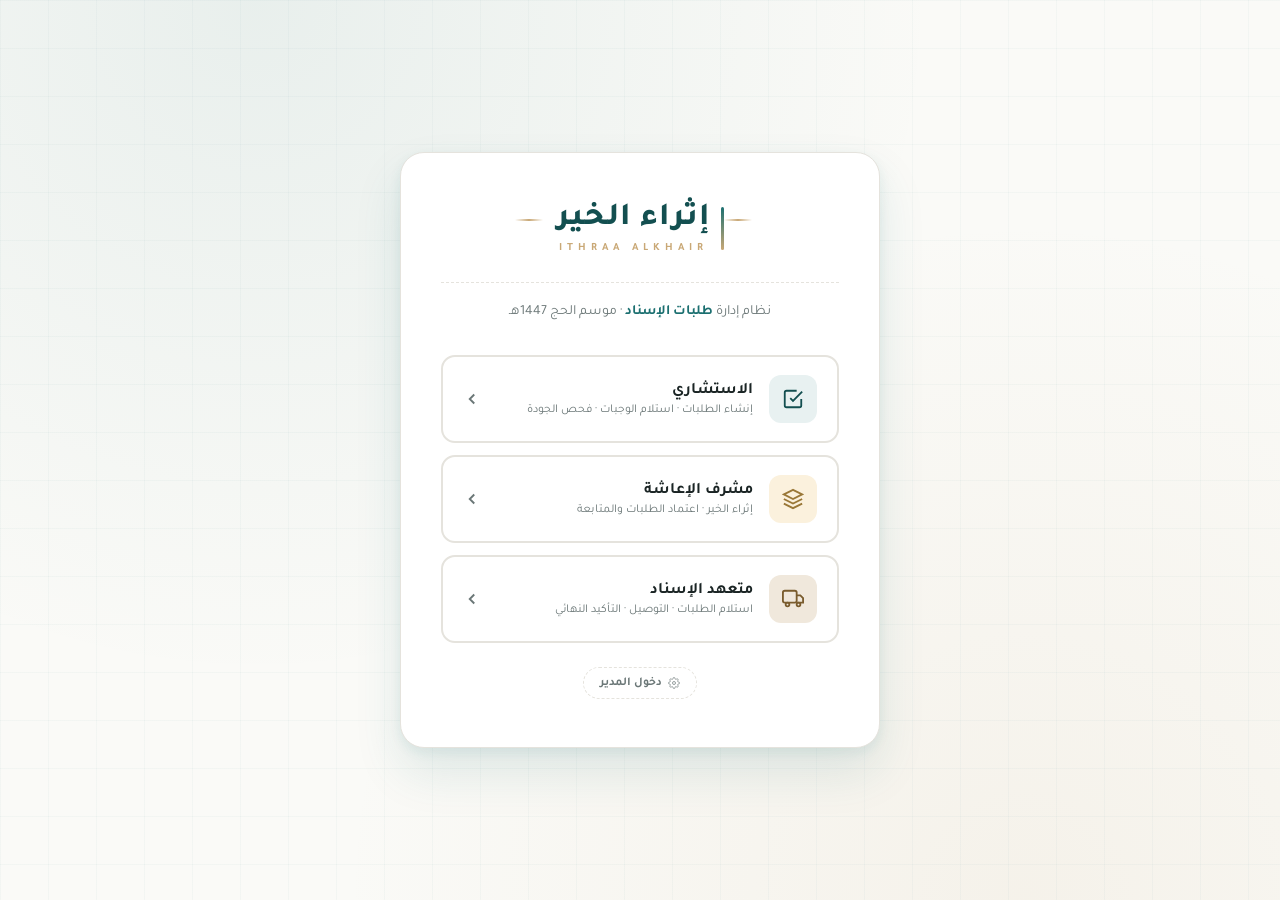
<file: ithraa_isnad.html.html>
<!DOCTYPE html>
<html lang="ar" dir="rtl">
<head>
<meta charset="UTF-8" />
<meta name="viewport" content="width=device-width, initial-scale=1.0" />
<title>إثراء الخير | نظام طلبات الإسناد</title>
<link rel="preconnect" href="https://fonts.googleapis.com">
<link rel="preconnect" href="https://fonts.gstatic.com" crossorigin>
<link href="https://fonts.googleapis.com/css2?family=Tajawal:wght@300;400;500;700;800;900&family=Amiri:wght@400;700&display=swap" rel="stylesheet">
<style>
  :root{
    --teal:#1B6F70;
    --teal-dark:#134F50;
    --teal-light:#2A8F90;
    --teal-soft:#E6F0F0;
    --gold:#C9A876;
    --gold-light:#E8D9BC;
    --cream:#F7F3EC;
    --bg:#FAFAF7;
    --ink:#1A2424;
    --muted:#6B7777;
    --line:#E5E3DD;
    --danger:#C44545;
    --success:#2E8B57;
    --warning:#D89234;
    --shadow:0 1px 3px rgba(27,111,112,.06), 0 8px 24px rgba(27,111,112,.08);
    --shadow-lg:0 4px 12px rgba(27,111,112,.08), 0 24px 48px rgba(27,111,112,.12);
  }
  *{box-sizing:border-box;margin:0;padding:0}
  html,body{font-family:'Tajawal',sans-serif;background:var(--bg);color:var(--ink);line-height:1.6;-webkit-font-smoothing:antialiased}

  /* === Header === */
  .topbar{
    background:#fff;
    border-bottom:1px solid var(--line);
    position:sticky;top:0;z-index:50;
    backdrop-filter:blur(12px);
  }
  .topbar-inner{
    max-width:1400px;margin:0 auto;
    padding:12px 24px;
    display:flex;align-items:center;justify-content:space-between;gap:16px;
  }
  .topbar-right{display:flex;align-items:center;gap:10px;flex-shrink:0}
  .brand{display:flex;align-items:center;gap:14px}
  .brand-text{
    display:flex;flex-direction:column;line-height:1.1;
    position:relative;padding-right:14px;
  }
  .brand-text::before{
    content:'';position:absolute;right:0;top:6px;bottom:6px;
    width:3px;border-radius:2px;
    background:linear-gradient(180deg, var(--teal) 0%, var(--gold) 100%);
  }
  .brand-ar{font-size:20px;font-weight:800;color:var(--teal-dark);letter-spacing:.5px}
  .brand-en{font-size:10px;font-weight:600;color:var(--muted);letter-spacing:2px;margin-top:3px}

  .user-pill{
    display:flex;align-items:center;gap:8px;
    padding:7px 12px;border-radius:100px;
    background:var(--teal-soft);
    font-size:12px;font-weight:700;color:var(--teal-dark);
    white-space:nowrap;max-width:200px;
    overflow:hidden;text-overflow:ellipsis;
  }
  .user-pill .dot{width:7px;height:7px;border-radius:50%;background:var(--success);box-shadow:0 0 0 3px rgba(46,139,87,.15);flex-shrink:0}
  .logout-btn{
    background:var(--cream);border:1px solid var(--line);cursor:pointer;
    color:var(--ink);font-family:inherit;font-size:13px;font-weight:700;
    padding:7px 12px;border-radius:10px;transition:.2s;
    display:inline-flex;align-items:center;gap:6px;
  }
  .logout-btn:hover{background:var(--ink);color:#fff;border-color:var(--ink)}

  /* === LOGIN === */
  .login-screen{
    min-height:100vh;
    display:grid;place-items:center;
    padding:24px;
    background:
      radial-gradient(circle at 20% 0%, rgba(27,111,112,.08), transparent 50%),
      radial-gradient(circle at 80% 100%, rgba(201,168,118,.1), transparent 50%),
      var(--bg);
    position:relative;overflow:hidden;
  }
  .login-screen::before{
    content:'';position:absolute;inset:0;
    background-image:
      linear-gradient(rgba(27,111,112,.03) 1px, transparent 1px),
      linear-gradient(90deg, rgba(27,111,112,.03) 1px, transparent 1px);
    background-size:48px 48px;
    pointer-events:none;
  }
  .login-card{
    width:100%;max-width:480px;
    background:#fff;border-radius:24px;
    padding:48px 40px;
    box-shadow:var(--shadow-lg);
    border:1px solid var(--line);
    position:relative;z-index:1;
  }
  .login-logo{
    display:flex;align-items:center;justify-content:center;gap:14px;
    margin-bottom:8px;
  }
  .login-logo .brand-ar{font-size:28px}
  .login-logo .brand-en{font-size:11px;letter-spacing:3px}
  .login-tagline{
    text-align:center;color:var(--muted);
    font-size:14px;margin:18px 0 32px;
    padding-top:18px;border-top:1px dashed var(--line);
  }
  .login-tagline strong{color:var(--teal);font-weight:700}

  .roles-grid{display:grid;gap:12px}
  .role-btn{
    display:flex;align-items:center;gap:16px;
    padding:18px 20px;border-radius:14px;
    border:2px solid var(--line);
    background:#fff;cursor:pointer;
    font-family:inherit;text-align:right;
    transition:all .25s ease;
    position:relative;overflow:hidden;
  }
  .role-btn::before{
    content:'';position:absolute;inset:0;
    background:linear-gradient(135deg, var(--teal-soft), transparent);
    opacity:0;transition:.3s;
  }
  .role-btn:hover{border-color:var(--teal);transform:translateY(-2px);box-shadow:var(--shadow)}
  .role-btn:hover::before{opacity:1}
  .role-btn > *{position:relative;z-index:1}
  .role-icon{
    width:48px;height:48px;border-radius:12px;
    display:grid;place-items:center;
    background:var(--teal-soft);color:var(--teal);
    flex-shrink:0;
  }
  .role-btn[data-role="consultant"] .role-icon{background:#E8F1F1;color:var(--teal-dark)}
  .role-btn[data-role="supervisor"] .role-icon{background:#FBF1DD;color:#9A7838}
  .role-btn[data-role="contractor"] .role-icon{background:#F0E8DC;color:#7A5C2E}
  .role-info{flex:1}
  .role-title{font-size:16px;font-weight:700;color:var(--ink);margin-bottom:2px}
  .role-desc{font-size:12px;color:var(--muted)}
  .role-arrow{color:var(--muted);transition:.25s}
  .role-btn:hover .role-arrow{color:var(--teal);transform:translateX(-4px)}

  .pin-screen{display:none}
  .pin-screen.active{display:block;animation:fadeIn .3s ease}
  @keyframes fadeIn{from{opacity:0;transform:translateY(8px)}to{opacity:1;transform:translateY(0)}}
  .pin-label{font-size:13px;font-weight:600;color:var(--muted);margin-bottom:8px;text-align:center}
  .pin-input{
    width:100%;padding:14px 16px;
    border:2px solid var(--line);border-radius:12px;
    font-family:inherit;font-size:18px;text-align:center;
    letter-spacing:8px;font-weight:700;
    transition:.2s;background:var(--bg);
  }
  .pin-input:focus{outline:none;border-color:var(--teal);background:#fff}
  .pin-error{color:var(--danger);font-size:13px;text-align:center;margin-top:10px;min-height:18px;font-weight:600}
  .pin-actions{display:flex;gap:10px;margin-top:18px}
  .btn-primary{
    flex:1;padding:13px;border-radius:12px;
    background:var(--teal);color:#fff;border:none;
    font-family:inherit;font-size:14px;font-weight:700;cursor:pointer;
    transition:.2s;
  }
  .btn-primary:hover{background:var(--teal-dark);transform:translateY(-1px);box-shadow:0 6px 16px rgba(27,111,112,.25)}
  .btn-secondary{
    padding:13px 20px;border-radius:12px;
    background:var(--cream);color:var(--ink);border:none;
    font-family:inherit;font-size:14px;font-weight:700;cursor:pointer;
    transition:.2s;
  }
  .btn-secondary:hover{background:var(--line)}

  .btn-danger{
    padding:13px 20px;border-radius:12px;
    background:rgba(196,69,69,.1);color:var(--danger);
    border:1.5px solid rgba(196,69,69,.3);
    font-family:inherit;font-size:13px;font-weight:700;cursor:pointer;
    transition:.2s;
  }
  .btn-danger:hover{background:var(--danger);color:#fff;border-color:var(--danger)}

  /* ==========================================
     ADMIN PANEL — Professional redesign
     ========================================== */

  /* Top admin banner */
  .admin-banner{
    background:linear-gradient(135deg, #1a2424 0%, #2a3a3a 100%);
    color:#fff;border-radius:18px;padding:18px 22px;
    display:flex;align-items:center;justify-content:space-between;
    gap:16px;flex-wrap:wrap;
    margin-bottom:24px;
    box-shadow:var(--shadow-lg);
    position:relative;overflow:hidden;
  }
  .admin-banner::before{
    content:'';position:absolute;top:0;left:0;width:200px;height:100%;
    background:radial-gradient(circle at 0% 50%, rgba(201,168,118,.15), transparent 70%);
    pointer-events:none;
  }
  .admin-banner-main{
    display:flex;align-items:center;gap:14px;
    flex:1;min-width:240px;position:relative;
  }
  .admin-banner-icon{
    width:44px;height:44px;border-radius:12px;
    background:rgba(201,168,118,.2);color:var(--gold);
    display:grid;place-items:center;flex-shrink:0;
  }
  .admin-banner-text{display:flex;flex-direction:column;gap:2px}
  .admin-banner-title{font-size:16px;font-weight:800;color:#fff}
  .admin-banner-sub{font-size:12px;color:rgba(255,255,255,.65)}
  .admin-banner-actions{display:flex;gap:8px;flex-wrap:wrap;position:relative}
  .admin-banner-btn{
    display:inline-flex;align-items:center;gap:6px;
    padding:9px 14px;border-radius:10px;
    background:rgba(255,255,255,.12);color:#fff;border:1px solid rgba(255,255,255,.15);
    font-family:inherit;font-size:12.5px;font-weight:700;cursor:pointer;
    transition:.2s;
  }
  .admin-banner-btn:hover{background:rgba(255,255,255,.22);transform:translateY(-1px)}
  .admin-banner-btn-danger{
    background:rgba(196,69,69,.2);border-color:rgba(196,69,69,.4);color:#ffaaaa;
  }
  .admin-banner-btn-danger:hover{background:var(--danger);color:#fff;border-color:var(--danger)}

  /* Admin card (collapsible) */
  .admin-card{
    margin-top:18px;background:#fff;
    border:1px solid var(--line);border-radius:16px;
    overflow:hidden;
    transition:.25s;
  }
  .admin-card[open]{
    border-color:var(--ink);
    box-shadow:0 4px 16px rgba(26,36,36,.08);
  }
  .admin-card-summary{
    list-style:none;cursor:pointer;
    padding:14px 18px;
    display:flex;align-items:center;justify-content:space-between;
    gap:12px;
    background:linear-gradient(180deg, #fafaf7, #fff);
    transition:.2s;
  }
  .admin-card-summary::-webkit-details-marker{display:none}
  .admin-card-summary:hover{background:var(--cream)}
  .admin-card-summary-left{display:flex;align-items:center;gap:12px}
  .admin-card-icon{
    width:38px;height:38px;border-radius:10px;
    background:#1a2424;color:var(--gold);
    display:grid;place-items:center;flex-shrink:0;
  }
  .admin-card-title{font-size:14px;font-weight:800;color:var(--ink)}
  .admin-card-sub{font-size:11.5px;color:var(--muted);margin-top:1px}
  .admin-card-chevron{color:var(--muted);transition:.25s}
  .admin-card[open] .admin-card-chevron{transform:rotate(180deg)}

  .admin-card-body{
    padding:18px;
    background:#fff;
    border-top:1px solid var(--line);
  }

  /* Admin internal tabs */
  .admin-tabs{
    display:flex;gap:4px;padding:4px;
    background:var(--cream);border-radius:12px;
    margin-bottom:18px;
    overflow-x:auto;scrollbar-width:none;
  }
  .admin-tabs::-webkit-scrollbar{display:none}
  .admin-tab{
    display:inline-flex;align-items:center;gap:6px;
    padding:8px 14px;border-radius:9px;
    background:none;border:none;cursor:pointer;
    font-family:inherit;font-size:12.5px;font-weight:700;color:var(--muted);
    transition:.2s;white-space:nowrap;flex-shrink:0;
  }
  .admin-tab svg{opacity:.8}
  .admin-tab.active{background:#fff;color:var(--ink);box-shadow:0 1px 3px rgba(0,0,0,.05)}
  .admin-tab.active svg{opacity:1}
  .admin-tab:not(.active):hover{color:var(--ink);background:rgba(255,255,255,.5)}
  .admin-tab-danger.active{color:var(--danger)}

  .admin-tabpanel{display:none;animation:fadeIn .2s ease}
  .admin-tabpanel.active{display:block}

  .admin-form-intro{
    display:flex;align-items:center;gap:8px;
    padding:10px 14px;border-radius:10px;
    background:var(--teal-soft);color:var(--teal-dark);
    font-size:12.5px;font-weight:600;
    margin-bottom:16px;
  }
  .admin-form-intro svg{flex-shrink:0;opacity:.8}

  /* Edit form grid */
  .admin-form-grid{
    display:grid;grid-template-columns:1fr 1fr;
    gap:14px;margin-bottom:18px;
  }
  .admin-form-field{display:flex;flex-direction:column;gap:6px}
  .admin-form-field-full{grid-column:1/-1}
  .admin-form-field label{font-size:12px;font-weight:700;color:var(--ink)}
  .admin-form-field input, .admin-form-field select, .admin-form-field textarea{
    padding:10px 12px;border:1.5px solid var(--line);border-radius:10px;
    font-family:inherit;font-size:13.5px;background:var(--bg);color:var(--ink);
    transition:.2s;
  }
  .admin-form-field input:focus, .admin-form-field select:focus, .admin-form-field textarea:focus{
    outline:none;border-color:var(--teal);background:#fff;box-shadow:0 0 0 3px rgba(27,111,112,.08);
  }
  .admin-form-actions{
    display:flex;gap:10px;justify-content:flex-end;
    padding-top:14px;border-top:1px dashed var(--line);
  }
  .admin-save-btn{display:inline-flex;align-items:center;gap:6px;padding:11px 18px}
  .admin-cancel-btn{padding:11px 18px}

  /* Status grid */
  .admin-status-grid{
    display:grid;grid-template-columns:repeat(auto-fit, minmax(180px, 1fr));
    gap:8px;
  }
  .admin-status-card{
    display:flex;align-items:center;gap:10px;
    padding:12px 14px;border-radius:12px;
    background:#fff;border:1.5px solid var(--line);
    font-family:inherit;cursor:pointer;text-align:right;
    transition:.2s;position:relative;
  }
  .admin-status-card:hover:not(:disabled){
    border-color:var(--teal);background:var(--teal-soft);
    transform:translateY(-1px);box-shadow:var(--shadow);
  }
  .admin-status-card.current{
    background:var(--teal);border-color:var(--teal);color:#fff;
    cursor:default;
  }
  .admin-status-card-dot{
    width:10px;height:10px;border-radius:50%;flex-shrink:0;
  }
  .status-dot-pending{background:var(--warning)}
  .status-dot-approved, .status-dot-accepted{background:#2E6BBA}
  .status-dot-arrived{background:#7A4DB8}
  .status-dot-inspected{background:var(--teal)}
  .status-dot-completed{background:var(--success)}
  .status-dot-rejected{background:var(--danger)}
  .admin-status-card.current .admin-status-card-dot{background:#fff}
  .admin-status-card-label{font-size:13px;font-weight:700;flex:1}
  .admin-status-card-badge{
    font-size:10px;font-weight:800;padding:2px 8px;
    background:rgba(255,255,255,.25);border-radius:100px;
  }

  /* Stages list */
  .admin-stage-list{display:flex;flex-direction:column;gap:10px}
  .admin-stage-row{
    display:flex;align-items:center;justify-content:space-between;
    gap:14px;padding:14px 16px;border-radius:12px;
    background:#fff;border:1.5px solid var(--line);transition:.2s;
  }
  .admin-stage-row.filled{
    border-color:rgba(46,139,87,.3);background:rgba(46,139,87,.04);
  }
  .admin-stage-row.empty{opacity:.65}
  .admin-stage-info{flex:1;min-width:0}
  .admin-stage-name{font-size:13.5px;font-weight:700;color:var(--ink);margin-bottom:2px}
  .admin-stage-status{font-size:12px;color:var(--muted)}
  .admin-stage-row.filled .admin-stage-status{color:var(--success);font-weight:600}
  .admin-stage-disabled{font-size:12px;color:var(--muted);font-weight:600}
  .admin-reset-btn{
    padding:8px 14px;border-radius:9px;
    background:#fff;border:1.5px solid var(--warning);
    color:var(--warning);font-family:inherit;font-size:12px;font-weight:700;
    cursor:pointer;transition:.18s;white-space:nowrap;
  }
  .admin-reset-btn:hover{background:var(--warning);color:#fff;transform:translateY(-1px)}

  /* History list */
  .admin-events-list-v2{
    display:flex;flex-direction:column;gap:8px;
    max-height:380px;overflow-y:auto;
    padding-left:4px;
  }
  .admin-event-row-v2{
    display:flex;align-items:flex-start;gap:12px;
    padding:12px 14px;border-radius:11px;
    background:#fff;border:1px solid var(--line);
    transition:.18s;
  }
  .admin-event-row-v2:hover{border-color:var(--ink);box-shadow:0 2px 6px rgba(0,0,0,.04)}
  .admin-event-num{
    width:24px;height:24px;border-radius:50%;
    background:var(--cream);color:var(--ink);
    display:grid;place-items:center;flex-shrink:0;
    font-size:11px;font-weight:800;
  }
  .admin-event-content{flex:1;min-width:0}
  .admin-event-main{font-size:13px;color:var(--ink);font-weight:600;line-height:1.4}
  .admin-event-meta{font-size:11px;color:var(--muted);margin-top:3px}
  .admin-event-del-v2{
    width:28px;height:28px;border-radius:8px;
    background:#fff;border:1px solid var(--line);color:var(--muted);
    cursor:pointer;display:grid;place-items:center;
    transition:.15s;flex-shrink:0;
  }
  .admin-event-del-v2:hover{background:var(--danger);border-color:var(--danger);color:#fff}

  /* Danger zone */
  .admin-danger-card{
    background:linear-gradient(135deg, rgba(196,69,69,.05), rgba(196,69,69,.02));
    border:1.5px solid rgba(196,69,69,.25);
    border-radius:14px;padding:24px;
    text-align:center;
  }
  .admin-danger-icon{
    width:64px;height:64px;margin:0 auto 12px;
    border-radius:50%;background:rgba(196,69,69,.1);
    color:var(--danger);display:grid;place-items:center;
  }
  .admin-danger-title{
    font-size:16px;font-weight:800;color:var(--danger);
    margin-bottom:8px;
  }
  .admin-danger-text{
    font-size:13px;color:var(--ink);line-height:1.6;
    max-width:380px;margin:0 auto 18px;
  }
  .admin-danger-text strong{color:var(--danger);font-family:'Amiri',serif;font-size:16px}
  .admin-delete-final{
    display:inline-flex;align-items:center;gap:8px;
    padding:12px 22px;font-size:14px;
  }

  /* Mobile */
  @media(max-width:640px){
    .admin-banner{padding:14px 16px}
    .admin-banner-actions{width:100%}
    .admin-banner-btn{flex:1;justify-content:center}
    .admin-form-grid{grid-template-columns:1fr}
    .admin-card-summary{padding:12px 14px}
    .admin-card-body{padding:14px}
    .admin-tab{padding:7px 11px;font-size:11.5px}
    .admin-tab svg{display:none}
    .admin-status-grid{grid-template-columns:1fr 1fr}
    .admin-stage-row{flex-direction:column;align-items:stretch;gap:10px}
    .admin-reset-btn{width:100%;text-align:center}
    .admin-form-actions{flex-direction:column-reverse}
    .admin-form-actions .btn-primary, .admin-form-actions .btn-secondary{width:100%;justify-content:center}
    .admin-danger-card{padding:18px 14px}
  }

  /* Admin discrete link */
  .admin-link{
    display:inline-flex;align-items:center;gap:6px;
    margin:24px auto 0;
    padding:8px 16px;border-radius:100px;
    background:transparent;border:1px dashed var(--line);
    color:var(--muted);font-family:inherit;font-size:12px;font-weight:600;
    cursor:pointer;transition:.25s;
  }
  .admin-link:hover{
    color:var(--teal);border-color:var(--teal);
    background:var(--teal-soft);
  }
  .admin-link svg{opacity:.7}
  .admin-link:hover svg{opacity:1}
  .login-card{display:flex;flex-direction:column;align-items:center}
  .login-card > *{width:100%}
  .login-card > .admin-link{width:auto}

  /* === MAIN APP === */
  .app{display:none}
  .app.active{display:block}
  .main{
    max-width:1400px;margin:0 auto;
    padding:32px 28px 80px;
  }

  .page-head{
    display:flex;align-items:flex-end;justify-content:space-between;
    gap:24px;margin-bottom:28px;flex-wrap:wrap;
  }
  .page-title-wrap{flex:1;min-width:260px}
  .page-eyebrow{
    display:inline-flex;align-items:center;gap:8px;
    font-size:11px;font-weight:700;color:var(--teal);
    text-transform:uppercase;letter-spacing:2px;
    margin-bottom:10px;
  }
  .page-eyebrow::before{content:'';width:24px;height:2px;background:var(--gold)}
  .page-title{font-size:30px;font-weight:800;color:var(--ink);letter-spacing:-.5px;line-height:1.2}
  .page-sub{font-size:14px;color:var(--muted);margin-top:6px}

  /* Stats */
  .stats{
    display:grid;grid-template-columns:repeat(auto-fit,minmax(180px,1fr));
    gap:14px;margin-bottom:28px;
  }
  .stat{
    background:#fff;border-radius:16px;padding:18px 20px;
    border:1px solid var(--line);
    position:relative;overflow:hidden;
  }
  .stat::after{
    content:'';position:absolute;top:0;right:0;width:4px;height:100%;
    background:var(--teal);
  }
  .stat[data-tone="gold"]::after{background:var(--gold)}
  .stat[data-tone="warn"]::after{background:var(--warning)}
  .stat[data-tone="ok"]::after{background:var(--success)}
  .stat[data-tone="danger"]::after{background:var(--danger)}
  .stat-label{font-size:12px;color:var(--muted);font-weight:600;margin-bottom:6px}
  .stat-value{font-size:28px;font-weight:800;color:var(--ink);letter-spacing:-.5px}
  .stat-foot{font-size:11px;color:var(--muted);margin-top:4px}

  /* Tabs */
  .tabs{
    display:flex;gap:4px;background:#fff;border:1px solid var(--line);
    border-radius:12px;padding:4px;margin-bottom:20px;width:fit-content;
    flex-wrap:wrap;
  }
  .tab{
    padding:9px 18px;border-radius:9px;
    background:none;border:none;cursor:pointer;
    font-family:inherit;font-size:13px;font-weight:600;color:var(--muted);
    transition:.2s;
  }
  .tab.active{background:var(--teal);color:#fff}
  .tab:not(.active):hover{color:var(--ink);background:var(--cream)}
  .tab .count{
    display:inline-block;margin-right:6px;padding:1px 7px;
    border-radius:100px;background:rgba(255,255,255,.25);
    font-size:11px;font-weight:700;
  }
  .tab:not(.active) .count{background:var(--cream);color:var(--muted)}

  /* New Order Card */
  .new-order-card{
    background:#fff;border-radius:20px;
    border:1px solid var(--line);
    padding:28px;margin-bottom:28px;
    box-shadow:var(--shadow);
    position:relative;overflow:hidden;
  }
  .new-order-card::before{
    content:'';position:absolute;top:-40px;left:-40px;
    width:180px;height:180px;border-radius:50%;
    background:radial-gradient(circle, rgba(201,168,118,.12), transparent 70%);
  }
  .new-order-title{
    display:flex;align-items:center;gap:10px;
    font-size:18px;font-weight:700;color:var(--ink);
    margin-bottom:4px;position:relative;
  }
  .new-order-title svg{width:22px;height:22px;color:var(--teal)}
  .new-order-sub{font-size:13px;color:var(--muted);margin-bottom:22px;position:relative}

  .form-grid{
    display:grid;grid-template-columns:repeat(auto-fit,minmax(220px,1fr));
    gap:16px;position:relative;
  }
  .field{display:flex;flex-direction:column;gap:6px}
  .field label{font-size:12px;font-weight:700;color:var(--ink)}
  .field label .req{color:var(--danger);margin-right:2px}
  .field input, .field select, .field textarea{
    padding:11px 14px;border:1.5px solid var(--line);border-radius:10px;
    font-family:inherit;font-size:14px;background:var(--bg);color:var(--ink);
    transition:.2s;
  }
  .field input:focus, .field select:focus, .field textarea:focus{
    outline:none;border-color:var(--teal);background:#fff;box-shadow:0 0 0 4px rgba(27,111,112,.08);
  }
  .field .hint{font-size:11px;color:var(--muted)}
  .form-actions{
    grid-column:1/-1;display:flex;gap:10px;justify-content:flex-end;
    padding-top:8px;margin-top:8px;border-top:1px dashed var(--line);
  }

  /* Orders */
  .orders-list{display:flex;flex-direction:column;gap:14px}
  .order-card{
    background:#fff;border-radius:16px;
    border:1px solid var(--line);
    padding:0;overflow:hidden;
    transition:.25s;
  }
  .order-card:hover{box-shadow:var(--shadow);transform:translateY(-1px)}
  .order-head{
    padding:18px 22px;display:flex;align-items:center;
    justify-content:space-between;gap:16px;flex-wrap:wrap;
    background:linear-gradient(180deg, #fff, var(--bg));
    border-bottom:1px solid var(--line);
  }
  .order-id-wrap{display:flex;align-items:center;gap:14px;flex-wrap:wrap}
  .order-id{
    font-family:'Amiri',serif;font-weight:700;
    font-size:18px;color:var(--teal-dark);
    background:var(--teal-soft);padding:4px 12px;border-radius:8px;
  }
  .order-meta-inline{display:flex;flex-direction:column;gap:2px}
  .order-center{font-size:15px;font-weight:700;color:var(--ink)}
  .order-contractor{font-size:12px;color:var(--muted)}

  .status-badge{
    display:inline-flex;align-items:center;gap:6px;
    padding:6px 12px;border-radius:100px;
    font-size:12px;font-weight:700;
    border:1.5px solid;
  }
  .status-badge .dot{width:7px;height:7px;border-radius:50%}
  .status-pending{color:var(--warning);border-color:rgba(216,146,52,.25);background:rgba(216,146,52,.08)}
  .status-pending .dot{background:var(--warning);animation:pulse 2s infinite}
  .status-transit{color:#2E6BBA;border-color:rgba(46,107,186,.25);background:rgba(46,107,186,.08)}
  .status-transit .dot{background:#2E6BBA;animation:pulse 2s infinite}
  .status-arrived{color:#7A4DB8;border-color:rgba(122,77,184,.25);background:rgba(122,77,184,.08)}
  .status-arrived .dot{background:#7A4DB8;animation:pulse 2s infinite}
  .status-inspected{color:#1B6F70;border-color:rgba(27,111,112,.25);background:rgba(27,111,112,.08)}
  .status-inspected .dot{background:var(--teal)}
  .status-completed{color:var(--success);border-color:rgba(46,139,87,.25);background:rgba(46,139,87,.08)}
  .status-completed .dot{background:var(--success)}
  .status-rejected{color:var(--danger);border-color:rgba(196,69,69,.25);background:rgba(196,69,69,.08)}
  .status-rejected .dot{background:var(--danger)}
  @keyframes pulse{0%,100%{opacity:1}50%{opacity:.45}}

  .order-body{padding:18px 22px;display:none}
  .order-body.open{display:block}
  .order-toggle{
    background:none;border:none;cursor:pointer;
    color:var(--teal);font-family:inherit;font-weight:700;font-size:13px;
    display:inline-flex;align-items:center;gap:6px;
    padding:6px 10px;border-radius:8px;transition:.2s;
  }
  .order-toggle:hover{background:var(--teal-soft)}
  .order-toggle svg{transition:.25s}
  .order-toggle.expanded svg{transform:rotate(180deg)}

  .meta-grid{
    display:grid;grid-template-columns:repeat(auto-fit,minmax(140px,1fr));
    gap:14px;margin-bottom:18px;
    padding:14px;background:var(--bg);border-radius:12px;
  }
  .meta-item{display:flex;flex-direction:column;gap:2px}
  .meta-label{font-size:11px;color:var(--muted);font-weight:600}
  .meta-val{font-size:14px;font-weight:700;color:var(--ink)}

  /* Timeline */
  .timeline{
    position:relative;padding-right:24px;
    border-right:2px dashed var(--line);
    margin-bottom:18px;
  }
  .timeline-step{position:relative;padding-bottom:18px}
  .timeline-step:last-child{padding-bottom:0}
  .timeline-step::before{
    content:'';position:absolute;
    right:-32px;top:2px;
    width:16px;height:16px;border-radius:50%;
    background:#fff;border:2px solid var(--line);
  }
  .timeline-step.done::before{
    background:var(--teal);border-color:var(--teal);
    box-shadow:0 0 0 4px rgba(27,111,112,.12);
  }
  .timeline-step.done::after{
    content:'✓';position:absolute;right:-29px;top:-1px;
    color:#fff;font-size:11px;font-weight:700;
  }
  .ts-title{font-size:13px;font-weight:700;color:var(--ink)}
  .ts-time{font-size:11px;color:var(--muted);margin-top:1px}
  .ts-by{font-size:11px;color:var(--teal);font-weight:600;margin-top:2px}
  .ts-detail{
    font-size:12px;color:var(--ink);margin-top:6px;
    padding:8px 10px;background:var(--cream);border-radius:8px;
    border-right:3px solid var(--gold);
  }

  /* Action sections */
  .action-section{
    background:linear-gradient(135deg, var(--teal-soft), #fff);
    border:1.5px dashed var(--teal);
    border-radius:14px;padding:18px;margin-top:16px;
  }
  .action-section-title{
    font-size:14px;font-weight:700;color:var(--teal-dark);
    margin-bottom:14px;display:flex;align-items:center;gap:8px;
  }
  .action-section-title svg{width:18px;height:18px}

  /* === Brand text (logo replaced with elegant typography) === */
  .brand-text--centered{align-items:center;text-align:center;line-height:1.15}
  .brand-text--centered .brand-ar{
    font-size:32px;font-weight:800;color:var(--teal-dark);
    letter-spacing:1px;position:relative;display:inline-block;
  }
  .brand-text--centered .brand-ar::before,
  .brand-text--centered .brand-ar::after{
    content:'';position:absolute;top:50%;
    width:28px;height:2px;
    background:linear-gradient(90deg, transparent, var(--gold), transparent);
  }
  .brand-text--centered .brand-ar::before{right:calc(100% + 14px)}
  .brand-text--centered .brand-ar::after{left:calc(100% + 14px)}
  .brand-text--centered .brand-en{
    font-size:11px;font-weight:600;color:var(--gold);
    letter-spacing:5px;margin-top:6px;
  }

  /* === Match toggle (مطابق / غير مطابق) === */
  .match-list{
    display:flex;flex-direction:column;gap:8px;
    background:#fff;border-radius:12px;padding:10px;
    border:1px solid var(--line);
  }
  .match-row{
    display:flex;align-items:center;justify-content:space-between;
    gap:12px;padding:10px 14px;border-radius:10px;
    background:var(--bg);transition:.2s;
    border:1px solid transparent;
  }
  .match-row[data-match-value="ok"]{border-color:rgba(46,139,87,.3);background:rgba(46,139,87,.04)}
  .match-row[data-match-value="no"]{border-color:rgba(196,69,69,.3);background:rgba(196,69,69,.04)}
  .match-label{font-size:14px;font-weight:700;color:var(--ink);flex:1}
  .match-toggle{display:flex;gap:6px;flex-shrink:0}
  .match-btn{
    display:inline-flex;align-items:center;gap:5px;
    padding:7px 12px;border-radius:8px;
    background:#fff;border:1.5px solid var(--line);
    font-family:inherit;font-size:12px;font-weight:700;
    color:var(--muted);cursor:pointer;transition:.18s;
  }
  .match-btn:hover{transform:translateY(-1px)}
  .match-btn.match-ok.active{background:var(--success);border-color:var(--success);color:#fff;box-shadow:0 3px 8px rgba(46,139,87,.25)}
  .match-btn.match-no.active{background:var(--danger);border-color:var(--danger);color:#fff;box-shadow:0 3px 8px rgba(196,69,69,.25)}
  .match-btn:not(.active):hover{color:var(--ink);border-color:var(--ink)}

  /* === Photo capture === */
  .photo-grid{
    display:grid;grid-template-columns:repeat(auto-fit,minmax(180px,1fr));
    gap:12px;
  }
  .photo-slot{display:flex;flex-direction:column;gap:6px}
  .photo-slot-label{font-size:12px;font-weight:700;color:var(--ink)}
  .photo-preview{
    width:100%;aspect-ratio:4/3;
    background:#fff;border:2px dashed var(--line);
    border-radius:12px;
    display:flex;flex-direction:column;align-items:center;justify-content:center;
    gap:8px;color:var(--muted);
    font-size:12px;font-weight:600;
    cursor:pointer;transition:.2s;
    overflow:hidden;position:relative;
  }
  .photo-preview:hover{border-color:var(--teal);color:var(--teal);background:var(--teal-soft)}
  .photo-preview.has-image{border-style:solid;border-color:var(--success);padding:0;background:#000}
  .photo-preview.has-image img{width:100%;height:100%;object-fit:cover}
  .photo-preview span{padding:0 12px;text-align:center}
  .photo-input{display:none}
  .photo-remove{
    position:absolute;top:6px;left:6px;
    width:28px;height:28px;border-radius:50%;
    background:rgba(0,0,0,.7);color:#fff;border:none;
    font-size:18px;font-weight:700;cursor:pointer;
    display:grid;place-items:center;line-height:1;
    z-index:2;
  }
  .photo-remove:hover{background:var(--danger)}
  .photo-final{
    width:100%;aspect-ratio:4/3;object-fit:cover;
    border-radius:10px;background:#000;
    border:1px solid var(--line);
  }

  /* === Match result (in completed summary) === */
  .match-result-grid{
    display:grid;grid-template-columns:repeat(auto-fit,minmax(140px,1fr));
    gap:8px;
  }
  .match-result{
    display:flex;align-items:center;justify-content:space-between;
    padding:8px 12px;border-radius:10px;background:#fff;
    border:1px solid var(--line);
  }
  .match-result.ok{border-color:rgba(46,139,87,.3);background:rgba(46,139,87,.06)}
  .match-result.no{border-color:rgba(196,69,69,.3);background:rgba(196,69,69,.06)}
  .match-result-label{font-size:12px;font-weight:600;color:var(--muted)}
  .match-result.ok .match-result-val{color:var(--success);font-size:12px;font-weight:700}
  .match-result.no .match-result-val{color:var(--danger);font-size:12px;font-weight:700}

  /* Signatures */
  .sig-row{
    display:grid;grid-template-columns:1fr 1fr;gap:14px;margin-top:14px;
  }
  .sig-pad{
    background:#fff;border:2px dashed var(--line);
    border-radius:12px;padding:10px;
  }
  .sig-pad-label{
    font-size:12px;font-weight:700;color:var(--ink);margin-bottom:6px;
    display:flex;justify-content:space-between;align-items:center;
  }
  .sig-clear{
    background:none;border:none;color:var(--danger);
    font-family:inherit;font-size:11px;font-weight:600;cursor:pointer;
  }
  .sig-canvas{
    width:100%;height:120px;background:var(--bg);border-radius:8px;
    cursor:crosshair;display:block;touch-action:none;
  }
  .sig-name{
    width:100%;padding:8px 10px;margin-top:6px;
    border:1px solid var(--line);border-radius:8px;
    font-family:inherit;font-size:12px;background:var(--bg);
  }

  /* Empty */
  .empty{
    background:#fff;border:1px dashed var(--line);
    border-radius:16px;padding:60px 24px;text-align:center;
  }
  .empty-icon{
    width:72px;height:72px;margin:0 auto 16px;
    background:var(--cream);border-radius:50%;
    display:grid;place-items:center;color:var(--muted);
  }
  .empty-title{font-size:16px;font-weight:700;color:var(--ink);margin-bottom:4px}
  .empty-sub{font-size:13px;color:var(--muted)}

  /* Toast */
  .toast{
    position:fixed;bottom:24px;right:50%;transform:translate(50%, 100px);
    background:var(--ink);color:#fff;
    padding:13px 22px;border-radius:100px;
    font-size:14px;font-weight:600;z-index:200;
    box-shadow:var(--shadow-lg);
    transition:transform .35s cubic-bezier(.4,1.4,.6,1);
    display:flex;align-items:center;gap:10px;
  }
  .toast.show{transform:translate(50%, 0)}
  .toast.success{background:var(--success)}
  .toast.error{background:var(--danger)}

  /* Footer */
  .footer{
    max-width:1400px;margin:0 auto;
    padding:24px 28px;text-align:center;
    font-size:12px;color:var(--muted);
    border-top:1px solid var(--line);
  }
  .footer strong{color:var(--teal);font-weight:700}

  /* Responsive */
  @media(max-width:640px){
    .topbar-inner{padding:10px 14px;gap:8px}
    .brand-text{padding-right:10px}
    .brand-text::before{top:4px;bottom:4px}
    .brand-ar{font-size:17px !important}
    .brand-en{font-size:8.5px !important;letter-spacing:1.5px}
    .user-pill{font-size:11px;padding:6px 10px;max-width:160px}
    .user-pill .dot{width:6px;height:6px}
    .logout-text{display:none}
    .logout-btn{padding:7px 9px}
    .main{padding:18px 14px 60px}
    .page-title{font-size:22px;line-height:1.25}
    .page-sub{font-size:13px}
    .sig-row{grid-template-columns:1fr}
    .order-head{padding:13px 14px;gap:10px}
    .order-id-wrap{gap:10px;width:100%}
    .order-body{padding:14px 14px}
    .new-order-card{padding:18px 16px;border-radius:16px}
    .login-card{padding:32px 22px}
    .stats{grid-template-columns:repeat(2, 1fr);gap:10px}
    .stat{padding:14px 16px}
    .stat-value{font-size:22px}
    .stat-label{font-size:11px}
    .meta-grid{grid-template-columns:repeat(2, 1fr);padding:12px;gap:10px}
    .meta-val{font-size:13px}
    .form-grid{gap:12px}
    .field input, .field select, .field textarea{font-size:16px;padding:12px 14px}
    .field label{font-size:13px}
    .tabs{padding:3px;gap:2px}
    .tab{padding:8px 13px;font-size:12px}
    .check-grid, .photo-grid, .match-result-grid{grid-template-columns:1fr 1fr;gap:8px}
    .order-toggle{padding:5px 9px;font-size:12px}
    .order-center{font-size:14px}
    .order-contractor{font-size:11.5px}
    .status-badge{font-size:11px;padding:5px 10px}
    .action-section{padding:14px}
    .action-section-title{font-size:13px}
    .match-row{padding:8px 12px;gap:8px}
    .match-label{font-size:13px}
    .match-btn{padding:6px 10px;font-size:11px}
    .timeline{padding-right:18px}
    .timeline-step::before{right:-26px;width:14px;height:14px}
    .timeline-step.done::after{right:-23px;top:-2px;font-size:10px}
    .ts-title{font-size:12.5px}
    .ts-time, .ts-by{font-size:10.5px}
    .ts-detail{font-size:11.5px}
  }

  /* === Workflow visualization === */
  .workflow-card{
    background:#fff;border:1px solid var(--line);
    border-radius:18px;padding:20px 22px;
    margin-bottom:24px;
    box-shadow:var(--shadow);
    position:relative;overflow:hidden;
  }
  .workflow-card::before{
    content:'';position:absolute;top:-50px;left:-50px;
    width:160px;height:160px;border-radius:50%;
    background:radial-gradient(circle, rgba(201,168,118,.1), transparent 70%);
    pointer-events:none;
  }
  .workflow-header{
    display:flex;justify-content:space-between;align-items:center;
    margin-bottom:16px;flex-wrap:wrap;gap:8px;
    position:relative;
  }
  .workflow-title{
    display:flex;align-items:center;gap:8px;
    font-size:15px;font-weight:800;color:var(--ink);
  }
  .workflow-title svg{color:var(--teal)}
  .workflow-subtitle{
    font-size:11px;color:var(--muted);font-weight:600;
    display:flex;align-items:center;gap:6px;
  }
  .workflow-subtitle::before{
    content:'';width:10px;height:10px;border-radius:50%;
    background:var(--success);box-shadow:0 0 0 3px rgba(46,139,87,.15);
  }
  .workflow-steps{
    display:flex;align-items:stretch;gap:6px;
    overflow-x:auto;padding:14px 4px 4px;
    scrollbar-width:thin;
    position:relative;
  }
  .workflow-steps::-webkit-scrollbar{height:4px}
  .workflow-steps::-webkit-scrollbar-track{background:var(--bg);border-radius:4px}
  .workflow-steps::-webkit-scrollbar-thumb{background:var(--line);border-radius:4px}
  .workflow-step{
    flex:1;min-width:110px;
    background:var(--bg);border:1.5px solid var(--line);
    border-radius:12px;padding:14px 10px 12px;
    display:flex;flex-direction:column;align-items:center;gap:4px;
    position:relative;transition:.25s;
  }
  .workflow-step.mine{
    background:linear-gradient(135deg, rgba(27,111,112,.08), rgba(27,111,112,.02));
    border-color:var(--teal);
    box-shadow:0 4px 12px rgba(27,111,112,.1);
  }
  .workflow-step.mine::after{
    content:'دورك';position:absolute;top:-10px;left:50%;
    transform:translateX(-50%);
    background:var(--teal);color:#fff;
    font-size:9px;font-weight:800;
    padding:3px 9px;border-radius:100px;
    white-space:nowrap;letter-spacing:.5px;
    box-shadow:0 2px 6px rgba(27,111,112,.3);
    z-index:2;
  }
  .workflow-step-num{
    width:22px;height:22px;border-radius:50%;
    background:#fff;border:1.5px solid var(--line);
    display:grid;place-items:center;
    font-size:11px;font-weight:800;color:var(--muted);
    margin-bottom:2px;
  }
  .workflow-step.mine .workflow-step-num{background:var(--teal);color:#fff;border-color:var(--teal)}
  .workflow-step-icon{color:var(--muted);margin-bottom:2px}
  .workflow-step.mine .workflow-step-icon{color:var(--teal)}
  .workflow-step-label{
    font-size:11.5px;font-weight:700;color:var(--ink);
    text-align:center;line-height:1.3;
  }
  .workflow-step.mine .workflow-step-label{color:var(--teal-dark)}
  .workflow-step-who{
    font-size:9.5px;color:var(--muted);font-weight:600;
    text-align:center;letter-spacing:.5px;
  }
  .workflow-arrow{
    display:grid;place-items:center;
    color:var(--line);flex-shrink:0;
    width:14px;
  }

  @media(max-width:640px){
    .workflow-card{padding:14px 12px;border-radius:14px}
    .workflow-title{font-size:13px}
    .workflow-subtitle{font-size:10px}
    .workflow-step{min-width:92px;padding:10px 6px}
    .workflow-step-label{font-size:10.5px}
    .workflow-step-who{font-size:9px}
    .workflow-step.mine::after{font-size:8px;padding:1px 6px}
  }

  /* === Share Toolbar (on order cards) === */
  .share-toolbar{
    margin-bottom:18px;padding:14px 16px;
    background:linear-gradient(135deg, #f0f9f4 0%, #e8f1f1 100%);
    border:1px solid rgba(46,139,87,.15);
    border-radius:14px;
  }
  .share-toolbar-label{
    display:flex;align-items:center;gap:6px;
    font-size:12px;font-weight:700;color:var(--ink);
    margin-bottom:10px;
  }
  .share-toolbar-label svg{color:#25d366}
  .share-toolbar-btns{
    display:flex;gap:8px;flex-wrap:wrap;
  }
  .share-btn{
    display:inline-flex;align-items:center;gap:6px;
    padding:9px 14px;border-radius:10px;
    border:1.5px solid;font-family:inherit;
    font-size:12.5px;font-weight:700;cursor:pointer;
    transition:.2s;background:#fff;
  }
  .share-btn:hover{transform:translateY(-1px);box-shadow:var(--shadow)}
  .share-btn.share-wa{
    background:#25d366;color:#fff;border-color:#25d366;
  }
  .share-btn.share-wa:hover{background:#1da851;border-color:#1da851;box-shadow:0 6px 16px rgba(37,211,102,.3)}
  .share-btn.share-copy{
    background:#fff;color:var(--muted);border-color:var(--line);
  }
  .share-btn.share-copy:hover{background:var(--cream);color:var(--ink);border-color:var(--ink)}

  @media(max-width:640px){
    .share-toolbar{padding:12px;border-radius:12px}
    .share-toolbar-btns{flex-direction:column;gap:6px}
    .share-btn{width:100%;justify-content:center;padding:11px;font-size:13px}
  }

  /* === Share Modal === */
  .share-modal{
    position:fixed;inset:0;z-index:300;
    display:none;align-items:center;justify-content:center;
    padding:16px;
  }
  .share-modal.open{display:flex;animation:fadeIn .25s ease}
  .share-modal-backdrop{
    position:absolute;inset:0;
    background:rgba(26,36,36,.55);
    backdrop-filter:blur(4px);
    cursor:pointer;
  }
  .share-modal-card{
    position:relative;
    width:100%;max-width:480px;max-height:90vh;
    overflow-y:auto;
    background:#fff;border-radius:24px;
    padding:28px 24px 22px;
    box-shadow:0 24px 64px rgba(0,0,0,.25);
    animation:slideUp .35s cubic-bezier(.4,1.4,.6,1);
  }
  @keyframes slideUp{from{transform:translateY(40px);opacity:0}to{transform:translateY(0);opacity:1}}
  .share-modal-close{
    position:absolute;top:14px;left:14px;
    width:32px;height:32px;border-radius:50%;
    background:var(--cream);border:none;cursor:pointer;
    font-size:14px;font-weight:700;color:var(--muted);
    display:grid;place-items:center;transition:.2s;
  }
  .share-modal-close:hover{background:var(--danger);color:#fff}
  .share-modal-icon{
    width:64px;height:64px;border-radius:18px;
    background:var(--teal);color:#fff;
    display:grid;place-items:center;
    font-size:32px;font-weight:800;
    margin:0 auto 14px;
    box-shadow:0 8px 24px rgba(27,111,112,.25);
  }
  .share-modal-title{
    font-size:18px;font-weight:800;color:var(--ink);
    text-align:center;margin-bottom:4px;line-height:1.3;
  }
  .share-modal-msg{
    font-size:13px;color:var(--muted);
    text-align:center;margin-bottom:18px;
  }
  .share-modal-preview{
    background:var(--bg);border:1px solid var(--line);
    border-radius:12px;padding:14px;
    font-size:12.5px;line-height:1.7;color:var(--ink);
    max-height:200px;overflow-y:auto;
    margin-bottom:18px;
    font-family:'Tajawal',monospace;
  }
  .share-modal-preview strong{color:var(--teal-dark)}
  .share-modal-actions{
    display:flex;flex-direction:column;gap:10px;
  }
  .share-btn-lg{
    padding:14px;font-size:14px;justify-content:center;width:100%;
  }
  .share-modal-secondary{display:flex;gap:8px}
  .share-btn-md{flex:1;justify-content:center;padding:11px;font-size:12.5px}
  .share-modal-skip{
    margin-top:14px;width:100%;
    background:none;border:none;cursor:pointer;
    color:var(--muted);font-family:inherit;
    font-size:12.5px;font-weight:600;
    padding:8px;
  }
  .share-modal-skip:hover{color:var(--ink)}

  @media(max-width:640px){
    .share-modal-card{padding:24px 18px 18px;border-radius:20px}
    .share-modal-icon{width:56px;height:56px;font-size:26px}
    .share-modal-title{font-size:16px}
    .share-modal-preview{font-size:11.5px;max-height:160px}
  }

  /* === New Order form: focus & elevate on input === */
  .new-order-card{transition:all .35s cubic-bezier(.4,.2,.2,1)}
  .new-order-card.focused{
    box-shadow:0 12px 40px rgba(27,111,112,.18);
    border-color:var(--teal);
    transform:scale(1.01);
  }
  .new-order-card.focused .new-order-title{color:var(--teal-dark)}
  .new-order-card:focus-within{
    box-shadow:0 8px 32px rgba(27,111,112,.15);
    border-color:var(--teal);
  }
  .field input:focus, .field select:focus, .field textarea:focus{
    transform:translateY(-1px);
  }
  @media(max-width:640px){
    .new-order-card.focused{transform:none}
  }
</style>
</head>
<body>

<!-- ============ LOGIN ============ -->
<div id="loginScreen" class="login-screen">
  <div class="login-card">
    <div class="login-logo">
      <div class="brand-text brand-text--centered">
        <span class="brand-ar">إثراء الخير</span>
        <span class="brand-en">ITHRAA ALKHAIR</span>
      </div>
    </div>
    <p class="login-tagline">نظام إدارة <strong>طلبات الإسناد</strong> · موسم الحج 1447هـ</p>

    <div id="rolesView" class="roles-grid">
      <button class="role-btn" data-role="consultant">
        <div class="role-icon">
          <svg width="22" height="22" viewBox="0 0 24 24" fill="none" stroke="currentColor" stroke-width="2"><path d="M9 11l3 3L22 4"/><path d="M21 12v7a2 2 0 0 1-2 2H5a2 2 0 0 1-2-2V5a2 2 0 0 1 2-2h11"/></svg>
        </div>
        <div class="role-info">
          <div class="role-title">الاستشاري</div>
          <div class="role-desc">إنشاء الطلبات · استلام الوجبات · فحص الجودة</div>
        </div>
        <svg class="role-arrow" width="18" height="18" viewBox="0 0 24 24" fill="none" stroke="currentColor" stroke-width="2.5"><path d="M15 18l-6-6 6-6"/></svg>
      </button>

      <button class="role-btn" data-role="supervisor">
        <div class="role-icon">
          <svg width="22" height="22" viewBox="0 0 24 24" fill="none" stroke="currentColor" stroke-width="2"><path d="M12 2L2 7l10 5 10-5-10-5z"/><path d="M2 17l10 5 10-5"/><path d="M2 12l10 5 10-5"/></svg>
        </div>
        <div class="role-info">
          <div class="role-title">مشرف الإعاشة</div>
          <div class="role-desc">إثراء الخير · اعتماد الطلبات والمتابعة</div>
        </div>
        <svg class="role-arrow" width="18" height="18" viewBox="0 0 24 24" fill="none" stroke="currentColor" stroke-width="2.5"><path d="M15 18l-6-6 6-6"/></svg>
      </button>

      <button class="role-btn" data-role="contractor">
        <div class="role-icon">
          <svg width="22" height="22" viewBox="0 0 24 24" fill="none" stroke="currentColor" stroke-width="2"><rect x="1" y="3" width="15" height="13" rx="2"/><path d="M16 8h4l3 3v5h-7"/><circle cx="6" cy="18" r="2"/><circle cx="18" cy="18" r="2"/></svg>
        </div>
        <div class="role-info">
          <div class="role-title">متعهد الإسناد</div>
          <div class="role-desc">استلام الطلبات · التوصيل · التأكيد النهائي</div>
        </div>
        <svg class="role-arrow" width="18" height="18" viewBox="0 0 24 24" fill="none" stroke="currentColor" stroke-width="2.5"><path d="M15 18l-6-6 6-6"/></svg>
      </button>
    </div>

    <div id="pinView" class="pin-screen">
      <p class="pin-label" id="pinRoleLabel">الدخول</p>
      <input type="password" inputmode="numeric" maxlength="4" class="pin-input" id="pinInput" placeholder="••••" autocomplete="off"/>
      <p class="pin-error" id="pinError"></p>
      <div class="pin-actions">
        <button class="btn-secondary" id="pinBack">رجوع</button>
        <button class="btn-primary" id="pinSubmit">دخول</button>
      </div>
    </div>

    <button class="admin-link" id="adminLink" title="دخول المدير">
      <svg width="12" height="12" viewBox="0 0 24 24" fill="none" stroke="currentColor" stroke-width="2"><circle cx="12" cy="12" r="3"/><path d="M19.4 15a1.65 1.65 0 0 0 .33 1.82l.06.06a2 2 0 0 1 0 2.83 2 2 0 0 1-2.83 0l-.06-.06a1.65 1.65 0 0 0-1.82-.33 1.65 1.65 0 0 0-1 1.51V21a2 2 0 0 1-2 2 2 2 0 0 1-2-2v-.09A1.65 1.65 0 0 0 9 19.4a1.65 1.65 0 0 0-1.82.33l-.06.06a2 2 0 0 1-2.83 0 2 2 0 0 1 0-2.83l.06-.06a1.65 1.65 0 0 0 .33-1.82 1.65 1.65 0 0 0-1.51-1H3a2 2 0 0 1-2-2 2 2 0 0 1 2-2h.09A1.65 1.65 0 0 0 4.6 9a1.65 1.65 0 0 0-.33-1.82l-.06-.06a2 2 0 0 1 0-2.83 2 2 0 0 1 2.83 0l.06.06a1.65 1.65 0 0 0 1.82.33H9a1.65 1.65 0 0 0 1-1.51V3a2 2 0 0 1 2-2 2 2 0 0 1 2 2v.09a1.65 1.65 0 0 0 1 1.51 1.65 1.65 0 0 0 1.82-.33l.06-.06a2 2 0 0 1 2.83 0 2 2 0 0 1 0 2.83l-.06.06a1.65 1.65 0 0 0-.33 1.82V9a1.65 1.65 0 0 0 1.51 1H21a2 2 0 0 1 2 2 2 2 0 0 1-2 2h-.09a1.65 1.65 0 0 0-1.51 1z"/></svg>
      دخول المدير
    </button>
  </div>
</div>

<!-- ============ APP ============ -->
<div id="app" class="app">
  <header class="topbar">
    <div class="topbar-inner">
      <div class="brand">
        <div class="brand-text">
          <span class="brand-ar">إثراء الخير</span>
          <span class="brand-en">ITHRAA ALKHAIR</span>
        </div>
      </div>
      <div class="topbar-right">
        <div class="user-pill"><span class="dot"></span><span id="userRoleLabel"></span></div>
        <button class="logout-btn" id="logoutBtn" aria-label="خروج">
          <svg width="16" height="16" viewBox="0 0 24 24" fill="none" stroke="currentColor" stroke-width="2"><path d="M9 21H5a2 2 0 0 1-2-2V5a2 2 0 0 1 2-2h4"/><polyline points="16 17 21 12 16 7"/><line x1="21" y1="12" x2="9" y2="12"/></svg>
          <span class="logout-text">خروج</span>
        </button>
      </div>
    </div>
  </header>

  <main class="main">
    <div class="page-head">
      <div class="page-title-wrap">
        <div class="page-eyebrow" id="pageEyebrow">لوحة العمل</div>
        <h1 class="page-title" id="pageTitle">طلبات الإسناد</h1>
        <p class="page-sub" id="pageSub">إدارة ومتابعة طلبات الوجبات</p>
      </div>
    </div>

    <!-- Workflow visualization -->
    <div class="workflow-card" id="workflowCard"></div>

    <div class="stats" id="statsRow"></div>

    <!-- Admin tools (only visible when role===admin) -->
    <section id="adminToolsSection" style="display:none"></section>

    <!-- New order form (consultant only) -->
    <section class="new-order-card" id="newOrderSection" style="display:none">
      <h2 class="new-order-title">
        <svg viewBox="0 0 24 24" fill="none" stroke="currentColor" stroke-width="2"><circle cx="12" cy="12" r="10"/><path d="M12 8v8M8 12h8"/></svg>
        طلب إسناد جديد
      </h2>
      <p class="new-order-sub">أدخل بيانات الطلب لإرسالها لمتعهد الإسناد عبر مشرف الإعاشة</p>
      <form class="form-grid" id="newOrderForm">
        <div class="field">
          <label>رقم المركز <span class="req">*</span></label>
          <input type="text" name="centerNo" placeholder="مثال: 12" required/>
        </div>
        <div class="field">
          <label>اسم المتعهد <span class="req">*</span></label>
          <input type="text" name="contractor" placeholder="مثال: المسافرون / أنوار الكوثر" required/>
        </div>
        <div class="field">
          <label>نوع الوجبة <span class="req">*</span></label>
          <select name="mealType" required>
            <option value="">— اختر —</option>
            <option>فطور</option>
            <option>غداء</option>
            <option>عشاء</option>
            <option>سناك</option>
          </select>
        </div>
        <div class="field">
          <label>العدد التقريبي للوجبات <span class="req">*</span></label>
          <input type="number" name="estCount" min="1" placeholder="مثال: 850" required/>
        </div>
        <div class="field">
          <label>وقت التسليم المطلوب</label>
          <input type="datetime-local" name="dueAt"/>
          <span class="hint">اختياري</span>
        </div>
        <div class="field">
          <label>ملاحظات</label>
          <input type="text" name="notes" placeholder="اختياري"/>
        </div>
        <div class="form-actions">
          <button type="button" class="btn-secondary" id="resetForm">تفريغ</button>
          <button type="submit" class="btn-primary">إرسال الطلب</button>
        </div>
      </form>
    </section>

    <div class="tabs" id="tabsRow"></div>
    <div class="orders-list" id="ordersList"></div>
  </main>

  <footer class="footer">
    <strong>إثراء الخير</strong> · نظام إدارة طلبات الإسناد · جميع الحقوق محفوظة © 1447هـ
  </footer>
</div>

<div class="toast" id="toast"></div>

<!-- Share Modal -->
<div class="share-modal" id="shareModal">
  <div class="share-modal-backdrop" id="shareModalBackdrop"></div>
  <div class="share-modal-card">
    <button class="share-modal-close" id="shareModalClose" aria-label="إغلاق">✕</button>
    <div class="share-modal-icon" id="shareModalIcon">✓</div>
    <h3 class="share-modal-title" id="shareModalTitle">تمت العملية بنجاح</h3>
    <p class="share-modal-msg" id="shareModalMsg">أبلغ الفريق عبر القروب</p>
    <div class="share-modal-preview" id="shareModalPreview"></div>
    <div class="share-modal-actions">
      <button class="share-btn share-wa share-btn-lg" id="shareModalWA">
        <svg width="20" height="20" viewBox="0 0 24 24" fill="currentColor"><path d="M17.472 14.382c-.297-.149-1.758-.867-2.03-.967-.273-.099-.471-.148-.67.15-.197.297-.767.966-.94 1.164-.173.199-.347.223-.644.075-.297-.15-1.255-.463-2.39-1.475-.883-.788-1.48-1.761-1.653-2.059-.173-.297-.018-.458.13-.606.134-.133.298-.347.446-.52.149-.174.198-.298.298-.497.099-.198.05-.371-.025-.52-.075-.149-.669-1.612-.916-2.207-.242-.579-.487-.5-.669-.51-.173-.008-.371-.01-.57-.01-.198 0-.52.074-.792.372-.272.297-1.04 1.016-1.04 2.479 0 1.462 1.065 2.875 1.213 3.074.149.198 2.096 3.2 5.077 4.487.709.306 1.262.489 1.694.625.712.227 1.36.195 1.871.118.571-.085 1.758-.719 2.006-1.413.248-.694.248-1.289.173-1.413-.074-.124-.272-.198-.57-.347m-5.421 7.403h-.004a9.87 9.87 0 0 1-5.031-1.378l-.361-.214-3.741.982.998-3.648-.235-.374a9.86 9.86 0 0 1-1.51-5.26c.001-5.45 4.436-9.884 9.888-9.884 2.64 0 5.122 1.03 6.988 2.898a9.825 9.825 0 0 1 2.893 6.994c-.003 5.45-4.437 9.884-9.885 9.884m8.413-18.297A11.815 11.815 0 0 0 12.05 0C5.495 0 .16 5.335.157 11.892c0 2.096.547 4.142 1.588 5.945L.057 24l6.305-1.654a11.882 11.882 0 0 0 5.683 1.448h.005c6.554 0 11.89-5.335 11.893-11.893a11.821 11.821 0 0 0-3.48-8.413"/></svg>
        فتح واتساب مباشرة
      </button>
      <button class="share-btn share-copy share-btn-lg" id="shareModalCopy">
        <svg width="18" height="18" viewBox="0 0 24 24" fill="none" stroke="currentColor" stroke-width="2"><rect x="9" y="9" width="13" height="13" rx="2"/><path d="M5 15H4a2 2 0 0 1-2-2V4a2 2 0 0 1 2-2h9a2 2 0 0 1 2 2v1"/></svg>
        نسخ النص للصقه في أي مكان
      </button>
    </div>
    <button class="share-modal-skip" id="shareModalSkip">لاحقاً، أغلق فقط</button>
  </div>
</div>

<script>
/* ============================================================
   STATE & STORAGE
   ============================================================ */
const STORAGE_KEY = 'ithraa_orders_v1';

// Hidden PIN codes - one per role
const PINS = {
  consultant: '7421',    // الاستشاري
  supervisor: '3856',    // مشرف الإعاشة (أنت)
  contractor: '5193',    // متعهد الإسناد
  admin:      '9047'     // مدير النظام (أنت - صلاحيات كاملة)
};

const ROLES = {
  consultant: {label:'الاستشاري', icon:'👤'},
  supervisor: {label:'مشرف الإعاشة - إثراء الخير', icon:'🛡️'},
  contractor: {label:'متعهد الإسناد', icon:'🚚'},
  admin:      {label:'مدير النظام', icon:'⚙️'}
};

const STATUSES = {
  pending:    {label:'بانتظار اعتماد الإعاشة',  cls:'status-pending'},
  approved:   {label:'معتمد - بانتظار المتعهد',  cls:'status-transit'},
  accepted:   {label:'تم استلام الطلب',          cls:'status-transit'},
  arrived:    {label:'وصل الموقع',               cls:'status-arrived'},
  inspected:  {label:'تم الفحص',                 cls:'status-inspected'},
  completed:  {label:'مكتمل ✓',                  cls:'status-completed'},
  rejected:   {label:'مرفوض',                    cls:'status-rejected'}
};

let currentRole = null;
let orders = [];
let activeTab = 'all';
let selectedRole = null;

/* Storage shim — works with window.storage if available, else localStorage */
async function loadOrders(){
  try{
    if(window.storage){
      const r = await window.storage.get(STORAGE_KEY, true);
      return r ? JSON.parse(r.value) : [];
    }
  }catch(e){}
  try{ return JSON.parse(localStorage.getItem(STORAGE_KEY) || '[]'); }catch(e){ return []; }
}
async function saveOrders(){
  try{
    if(window.storage){
      await window.storage.set(STORAGE_KEY, JSON.stringify(orders), true);
      return;
    }
  }catch(e){}
  try{ localStorage.setItem(STORAGE_KEY, JSON.stringify(orders)); }catch(e){}
}

/* ============================================================
   SHARE & EXPORT (WhatsApp + Image)
   ============================================================ */
function buildShareText(o, context='created'){
  const lines = [];
  const headers = {
    created:   '🔔 *طلب إسناد جديد* — يحتاج اعتمادكم',
    approved:  '✅ *تم اعتماد طلب إسناد* — يرجى البدء بالتحضير',
    arrived:   '📍 *وصلت شحنة الإسناد إلى الموقع* — يرجى التوجه للاستلام',
    inspected: '🔍 *تم فحص الوجبات* — جاهز لتأكيد العدد النهائي',
    completed: '✓ *اكتمل تسليم طلب الإسناد* — موثَّق بالتواقيع'
  };
  lines.push(headers[context] || '📋 *تحديث حالة طلب الإسناد*');
  lines.push('');
  lines.push(`*رقم الطلب:* ${o.id}`);
  lines.push(`*رقم المركز:* ${o.centerNo}`);
  lines.push(`*المتعهد:* ${o.contractor}`);
  lines.push(`*نوع الوجبة:* ${o.mealType}`);
  lines.push(`*العدد التقريبي:* ${o.estCount.toLocaleString('ar-EG')} وجبة`);
  if(o.dueAt) lines.push(`*وقت التسليم:* ${formatDT(o.dueAt)}`);
  if(o.notes) lines.push(`*ملاحظات:* ${o.notes}`);

  if(context === 'inspected' && o.inspection){
    lines.push('');
    lines.push('*نتائج الفحص:*');
    const matches = o.inspection.matches || {};
    const labels = {temp:'الحرارة', pack:'التغليف', type:'نوع الوجبة', look:'المظهر', smell:'الرائحة', time:'الوقت'};
    Object.keys(labels).forEach(k=>{
      if(matches[k]) lines.push(`  • ${labels[k]}: ${matches[k]==='ok'?'✓ مطابق':'✗ غير مطابق'}`);
    });
    if(o.inspection.temperature) lines.push(`  • درجة الحرارة المسجلة: ${o.inspection.temperature}°م`);
    if(o.inspection.quality) lines.push(`  • تقييم الجودة: ${o.inspection.quality}`);
  }
  if(context === 'completed' && o.final){
    lines.push('');
    lines.push(`*العدد الفعلي المُسلَّم:* ${o.final.actualCount.toLocaleString('ar-EG')} وجبة`);
    const diff = o.final.actualCount - o.estCount;
    if(diff !== 0) lines.push(`*الفرق عن التقريبي:* ${diff > 0 ? '+' : ''}${diff.toLocaleString('ar-EG')}`);
    if(o.final.consName) lines.push(`*استلام الاستشاري:* ${o.final.consName}`);
  }

  lines.push('');
  lines.push('— *إثراء الخير* · موسم الحج 1447هـ');
  return lines.join('\n');
}

function shareWhatsApp(o, context){
  const text = buildShareText(o, context);
  const encoded = encodeURIComponent(text);
  // Universal WhatsApp link - works on both mobile and desktop
  const url = `https://wa.me/?text=${encoded}`;
  window.open(url, '_blank');
}

async function copyShareText(o, context){
  const text = buildShareText(o, context);
  try{
    await navigator.clipboard.writeText(text);
    toast('تم نسخ النص — الصقه في القروب','success');
  }catch(e){
    // Fallback
    const ta = document.createElement('textarea');
    ta.value = text;
    document.body.appendChild(ta);
    ta.select();
    document.execCommand('copy');
    document.body.removeChild(ta);
    toast('تم نسخ النص','success');
  }
}

/* Determine which share context applies based on order status and current role */
function getShareContext(o){
  // Returns the most recent meaningful event that the current user might want to share
  if(o.status === 'pending') return 'created';
  if(o.status === 'approved') return 'approved';
  if(o.status === 'accepted') return 'approved';
  if(o.status === 'arrived') return 'arrived';
  if(o.status === 'inspected') return 'inspected';
  if(o.status === 'completed') return 'completed';
  return 'created';
}

/* Modal management */
let modalOrder = null, modalContext = null;
function showShareModal(o, context, message){
  modalOrder = o; modalContext = context;
  const icons = {
    created:   {bg:'#D89234', icon:'🔔'},
    approved:  {bg:'#1B6F70', icon:'✓'},
    arrived:   {bg:'#7A4DB8', icon:'📍'},
    inspected: {bg:'#2E6BBA', icon:'🔍'},
    completed: {bg:'#2E8B57', icon:'✓'}
  };
  const i = icons[context] || icons.created;
  const iconEl = document.getElementById('shareModalIcon');
  iconEl.textContent = i.icon;
  iconEl.style.background = `linear-gradient(135deg, ${i.bg}, ${i.bg}dd)`;

  document.getElementById('shareModalTitle').textContent = message;
  document.getElementById('shareModalMsg').textContent = `طلب ${o.id} · مركز ${o.centerNo} · ${o.contractor}`;

  const preview = document.getElementById('shareModalPreview');
  preview.innerHTML = buildShareText(o, context).replace(/\n/g, '<br>').replace(/\*(.+?)\*/g, '<strong>$1</strong>');

  document.getElementById('shareModal').classList.add('open');
}
function closeShareModal(){
  document.getElementById('shareModal').classList.remove('open');
  modalOrder = null; modalContext = null;
}

document.getElementById('shareModalClose').onclick = closeShareModal;
document.getElementById('shareModalBackdrop').onclick = closeShareModal;
document.getElementById('shareModalSkip').onclick = closeShareModal;
document.getElementById('shareModalWA').onclick = ()=>{
  if(modalOrder) shareWhatsApp(modalOrder, modalContext);
  closeShareModal();
};
document.getElementById('shareModalCopy').onclick = ()=>{
  if(modalOrder) copyShareText(modalOrder, modalContext);
  closeShareModal();
};
document.querySelectorAll('.role-btn').forEach(btn=>{
  btn.onclick = ()=>{
    selectedRole = btn.dataset.role;
    document.getElementById('rolesView').style.display='none';
    document.getElementById('adminLink').style.display='none';
    document.getElementById('pinView').classList.add('active');
    document.getElementById('pinRoleLabel').textContent = 'دخول كـ ' + ROLES[selectedRole].label;
    document.getElementById('pinInput').value = '';
    document.getElementById('pinError').textContent = '';
    setTimeout(()=>document.getElementById('pinInput').focus(), 100);
  };
});
document.getElementById('pinBack').onclick = ()=>{
  document.getElementById('pinView').classList.remove('active');
  document.getElementById('rolesView').style.display='grid';
  document.getElementById('adminLink').style.display='inline-flex';
  selectedRole = null;
};
document.getElementById('adminLink').onclick = ()=>{
  selectedRole = 'admin';
  document.getElementById('rolesView').style.display='none';
  document.getElementById('adminLink').style.display='none';
  document.getElementById('pinView').classList.add('active');
  document.getElementById('pinRoleLabel').textContent = 'دخول المدير';
  document.getElementById('pinInput').value = '';
  document.getElementById('pinError').textContent = '';
  setTimeout(()=>document.getElementById('pinInput').focus(), 100);
};
document.getElementById('pinSubmit').onclick = tryLogin;
document.getElementById('pinInput').addEventListener('keydown', e=>{
  if(e.key==='Enter') tryLogin();
});
function tryLogin(){
  const v = document.getElementById('pinInput').value.trim();
  const expected = PINS[selectedRole];
  if(v !== expected){
    document.getElementById('pinError').textContent = 'الرمز غير صحيح';
    document.getElementById('pinInput').value='';
    return;
  }
  currentRole = selectedRole;
  document.getElementById('loginScreen').style.display='none';
  document.getElementById('app').classList.add('active');
  initApp();
}

document.getElementById('logoutBtn').onclick = ()=>{
  currentRole = null;
  document.getElementById('app').classList.remove('active');
  document.getElementById('loginScreen').style.display='grid';
  document.getElementById('pinView').classList.remove('active');
  document.getElementById('rolesView').style.display='grid';
  document.getElementById('adminLink').style.display='inline-flex';
};

/* ============================================================
   APP INIT
   ============================================================ */
async function initApp(){
  orders = await loadOrders();
  document.getElementById('userRoleLabel').textContent = ROLES[currentRole].label;

  // Admin gets a dedicated dashboard
  if(currentRole === 'admin'){
    document.getElementById('pageEyebrow').textContent = 'لوحة المدير';
    document.getElementById('pageTitle').textContent = 'إدارة كاملة للنظام';
    document.getElementById('pageSub').textContent = 'صلاحيات شاملة: تعديل أي مرحلة، حذف الطلبات، مسح البيانات';
    document.getElementById('newOrderSection').style.display = 'none';
    document.getElementById('workflowCard').style.display = 'none';
    renderAdminTools();
    renderTabs();
    renderStats();
    renderOrders();
    return;
  }

  const titles = {
    consultant: {eyebrow:'الاستشاري', title:'طلبات الإسناد', sub:'إنشاء ومتابعة طلبات الوجبات والتأكد من جودتها عند الاستلام'},
    supervisor: {eyebrow:'مشرف الإعاشة', title:'اعتماد ومتابعة الطلبات', sub:'مراجعة طلبات الاستشاريين وتوجيهها للمتعهدين'},
    contractor: {eyebrow:'متعهد الإسناد', title:'الطلبات الواردة', sub:'استلام الطلبات وتأكيد التسليم في المواقع'}
  };
  document.getElementById('pageEyebrow').textContent = titles[currentRole].eyebrow;
  document.getElementById('pageTitle').textContent = titles[currentRole].title;
  document.getElementById('pageSub').textContent = titles[currentRole].sub;

  document.getElementById('newOrderSection').style.display = (currentRole==='consultant') ? 'block' : 'none';
  document.getElementById('adminToolsSection').style.display = 'none';

  renderWorkflow();
  renderTabs();
  renderStats();
  renderOrders();
}

function renderWorkflow(){
  const card = document.getElementById('workflowCard');
  if(currentRole === 'admin'){ card.innerHTML = ''; card.style.display='none'; return; }
  card.style.display = 'block';

  const steps = [
    {id:'create', label:'إنشاء الطلب', who:'الاستشاري', icon:'<path d="M12 5v14M5 12h14"/>'},
    {id:'approve', label:'اعتماد الإعاشة', who:'مشرف الإعاشة', icon:'<path d="M9 11l3 3L22 4"/><path d="M21 12v7a2 2 0 0 1-2 2H5a2 2 0 0 1-2-2V5a2 2 0 0 1 2-2h11"/>'},
    {id:'accept', label:'استلام المتعهد', who:'متعهد الإسناد', icon:'<rect x="1" y="3" width="15" height="13" rx="2"/><path d="M16 8h4l3 3v5h-7"/><circle cx="6" cy="18" r="2"/><circle cx="18" cy="18" r="2"/>'},
    {id:'arrive', label:'الوصول للموقع', who:'متعهد الإسناد', icon:'<path d="M21 10c0 7-9 13-9 13s-9-6-9-13a9 9 0 0 1 18 0z"/><circle cx="12" cy="10" r="3"/>'},
    {id:'inspect', label:'فحص الجودة', who:'الاستشاري', icon:'<path d="M9 12l2 2 4-4"/><circle cx="12" cy="12" r="10"/>'},
    {id:'final', label:'العدد والتواقيع', who:'الطرفان', icon:'<path d="M14 2H6a2 2 0 0 0-2 2v16a2 2 0 0 0 2 2h12a2 2 0 0 0 2-2V8z"/><polyline points="14 2 14 8 20 8"/>'}
  ];

  // Highlight steps where current role is involved
  const roleStepMap = {
    consultant: ['create','inspect','final'],
    supervisor: ['approve'],
    contractor: ['accept','arrive','final']
  };
  const myActiveSteps = roleStepMap[currentRole] || [];

  card.innerHTML = `
    <div class="workflow-header">
      <div class="workflow-title">
        <svg width="18" height="18" viewBox="0 0 24 24" fill="none" stroke="currentColor" stroke-width="2"><circle cx="12" cy="12" r="10"/><polyline points="12 6 12 12 16 14"/></svg>
        مسار طلب الإسناد
      </div>
      <div class="workflow-subtitle">دورك مُمَيَّز بالأخضر</div>
    </div>
    <div class="workflow-steps">
      ${steps.map((s,i)=>{
        const isMine = myActiveSteps.includes(s.id);
        return `
          <div class="workflow-step ${isMine ? 'mine' : ''}">
            <div class="workflow-step-num">${i+1}</div>
            <div class="workflow-step-icon">
              <svg width="20" height="20" viewBox="0 0 24 24" fill="none" stroke="currentColor" stroke-width="2">${s.icon}</svg>
            </div>
            <div class="workflow-step-label">${s.label}</div>
            <div class="workflow-step-who">${s.who}</div>
          </div>
        `;
      }).join('<div class="workflow-arrow"><svg width="14" height="14" viewBox="0 0 24 24" fill="none" stroke="currentColor" stroke-width="3"><polyline points="15 18 9 12 15 6"/></svg></div>')}
    </div>
  `;
}

function renderAdminTools(){
  const section = document.getElementById('adminToolsSection');
  section.style.display = 'block';
  section.innerHTML = `
    <div class="admin-banner">
      <div class="admin-banner-main">
        <div class="admin-banner-icon">
          <svg width="22" height="22" viewBox="0 0 24 24" fill="none" stroke="currentColor" stroke-width="2"><path d="M12 22s8-4 8-10V5l-8-3-8 3v7c0 6 8 10 8 10z"/></svg>
        </div>
        <div class="admin-banner-text">
          <div class="admin-banner-title">وضع المدير مُفعَّل</div>
          <div class="admin-banner-sub">صلاحيات شاملة على جميع الطلبات والبيانات</div>
        </div>
      </div>
      <div class="admin-banner-actions">
        <button class="admin-banner-btn" id="exportData">
          <svg width="14" height="14" viewBox="0 0 24 24" fill="none" stroke="currentColor" stroke-width="2"><path d="M21 15v4a2 2 0 0 1-2 2H5a2 2 0 0 1-2-2v-4"/><polyline points="7 10 12 15 17 10"/><line x1="12" y1="15" x2="12" y2="3"/></svg>
          تصدير البيانات
        </button>
        <button class="admin-banner-btn admin-banner-btn-danger" id="clearAllData">
          <svg width="14" height="14" viewBox="0 0 24 24" fill="none" stroke="currentColor" stroke-width="2"><polyline points="3 6 5 6 21 6"/><path d="M19 6l-2 14a2 2 0 0 1-2 2H9a2 2 0 0 1-2-2L5 6"/></svg>
          مسح كل البيانات
        </button>
      </div>
    </div>
  `;
  document.getElementById('exportData').onclick = exportData;
  document.getElementById('clearAllData').onclick = clearAllData;
}

async function exportData(){
  const data = JSON.stringify(orders, null, 2);
  const blob = new Blob([data], {type:'application/json'});
  const url = URL.createObjectURL(blob);
  const a = document.createElement('a');
  a.href = url;
  a.download = `ithraa_orders_${new Date().toISOString().slice(0,10)}.json`;
  a.click();
  URL.revokeObjectURL(url);
  toast('تم تصدير البيانات','success');
}

async function clearAllData(){
  if(!confirm('⚠️ تحذير: سيتم حذف جميع الطلبات نهائياً. هل أنت متأكد؟')) return;
  if(!confirm('تأكيد ثاني: هذا الإجراء لا يمكن التراجع عنه. هل تريد المتابعة؟')) return;
  orders = [];
  await saveOrders();
  renderStats(); renderTabs(); renderOrders();
  toast('تم حذف جميع البيانات','error');
}

async function deleteOrder(id){
  const o = orders.find(x=>x.id===id);
  if(!o) return;
  if(!confirm(`حذف الطلب ${id} نهائياً؟`)) return;
  orders = orders.filter(x=>x.id !== id);
  await saveOrders();
  renderStats(); renderTabs(); renderOrders();
  toast('تم حذف الطلب','error');
}

async function adminChangeStatus(id, newStatus){
  const o = orders.find(x=>x.id===id);
  if(!o) return;
  const oldStatus = o.status;
  o.status = newStatus;
  o.events.push({
    type: newStatus,
    at: new Date().toISOString(),
    by: 'المدير',
    text: `تعديل إداري: تغيير الحالة من "${STATUSES[oldStatus]?.label||oldStatus}" إلى "${STATUSES[newStatus].label}"`
  });
  await saveOrders();
  renderStats(); renderTabs(); renderOrders();
  toast('تم تعديل الحالة','success');
}

async function adminSaveForm(id){
  const o = orders.find(x=>x.id===id);
  if(!o) return;
  const fields = document.querySelectorAll(`[data-adminform^="${id}|"]`);
  const changes = [];
  fields.forEach(inp=>{
    const [, field] = inp.dataset.adminform.split('|');
    let value = inp.value;
    if(field === 'estCount') value = parseInt(value, 10) || 0;
    if(field === 'dueAt') value = value ? new Date(value).toISOString() : null;
    const oldValue = o[field];
    if(String(oldValue || '') !== String(value || '')){
      changes.push({field, oldValue, value});
      o[field] = value;
    }
  });
  if(changes.length === 0){
    toast('لا توجد تغييرات','error');
    return;
  }
  o.events.push({
    type: 'admin-edit',
    at: new Date().toISOString(),
    by: 'المدير',
    text: `تعديل إداري: ${changes.length} حقل · ${changes.map(c=> c.field).join('، ')}`
  });
  await saveOrders();
  renderStats(); renderOrders();
  toast(`تم حفظ ${changes.length} تغيير ✓`,'success');
}

async function adminDeleteEvent(orderId, eventIndex){
  const o = orders.find(x=>x.id===orderId);
  if(!o || !o.events[eventIndex]) return;
  if(!confirm('حذف هذه الخطوة من سجل الطلب؟')) return;
  o.events.splice(eventIndex, 1);
  await saveOrders();
  renderOrders();
  toast('تم حذف الخطوة','error');
}

async function adminResetStage(id, stage){
  const o = orders.find(x=>x.id===id);
  if(!o) return;
  if(!confirm(`إعادة تعيين مرحلة "${stage}"؟ سيتم حذف بياناتها.`)) return;
  if(stage === 'delivery'){
    o.delivery = null;
    o.events = o.events.filter(e=> e.type !== 'arrived');
    if(o.status === 'arrived') o.status = 'accepted';
  } else if(stage === 'inspection'){
    o.inspection = null;
    o.events = o.events.filter(e=> e.type !== 'inspected');
    if(o.status === 'inspected') o.status = 'arrived';
  } else if(stage === 'final'){
    o.final = null;
    o.events = o.events.filter(e=> e.type !== 'final');
    if(o.status === 'completed') o.status = 'inspected';
  }
  await saveOrders();
  renderOrders();
  toast('تم إعادة تعيين المرحلة','success');
}

/* ============================================================
   NEW ORDER
   ============================================================ */
// === New order form focus/expand UX ===
const newOrderForm = document.getElementById('newOrderForm');
const newOrderCard = document.getElementById('newOrderSection');
if(newOrderForm && newOrderCard){
  newOrderForm.addEventListener('focusin', ()=>{
    newOrderCard.classList.add('focused');
  });
  newOrderForm.addEventListener('focusout', (e)=>{
    // Only blur if focus left the form entirely
    setTimeout(()=>{
      if(!newOrderForm.contains(document.activeElement)){
        newOrderCard.classList.remove('focused');
      }
    }, 50);
  });
}

document.getElementById('newOrderForm').addEventListener('submit', async e=>{
  e.preventDefault();
  const fd = new FormData(e.target);
  const id = 'ORD-' + String(Date.now()).slice(-6);
  const now = new Date().toISOString();
  const order = {
    id,
    centerNo: fd.get('centerNo'),
    contractor: fd.get('contractor'),
    mealType: fd.get('mealType'),
    estCount: parseInt(fd.get('estCount'), 10),
    dueAt: fd.get('dueAt') || null,
    notes: fd.get('notes') || '',
    status:'pending',
    createdAt: now,
    createdBy:'الاستشاري',
    events:[
      {type:'created', at:now, by:'الاستشاري', text:`إنشاء طلب لعدد ${fd.get('estCount')} وجبة (${fd.get('mealType')})`}
    ],
    delivery:null,
    inspection:null,
    final:null
  };
  orders.unshift(order);
  await saveOrders();
  e.target.reset();
  renderStats(); renderTabs(); renderOrders();
  showShareModal(order, 'created', 'تم إنشاء الطلب! أبلغ مشرف الإعاشة عبر القروب');
});
document.getElementById('resetForm').onclick = ()=> document.getElementById('newOrderForm').reset();

/* ============================================================
   TABS
   ============================================================ */
function renderTabs(){
  const tabsByRole = {
    consultant: [
      {id:'all', label:'الكل'},
      {id:'pending', label:'بانتظار الاعتماد'},
      {id:'arrived', label:'وصلت - بحاجة فحص'},
      {id:'completed', label:'مكتملة'}
    ],
    supervisor: [
      {id:'all', label:'الكل'},
      {id:'pending', label:'بانتظار الاعتماد'},
      {id:'active', label:'الجارية'},
      {id:'completed', label:'مكتملة'}
    ],
    contractor: [
      {id:'all', label:'الكل'},
      {id:'approved', label:'جديدة'},
      {id:'active', label:'الجارية'},
      {id:'inspected', label:'بانتظار التأكيد'},
      {id:'completed', label:'مكتملة'}
    ],
    admin: [
      {id:'all', label:'كل الطلبات'},
      {id:'pending', label:'بانتظار الاعتماد'},
      {id:'active', label:'الجارية'},
      {id:'completed', label:'مكتملة'},
      {id:'rejected', label:'مرفوضة'}
    ]
  };
  const tabs = tabsByRole[currentRole];
  const row = document.getElementById('tabsRow');
  row.innerHTML = tabs.map(t=>{
    const cnt = countForTab(t.id);
    return `<button class="tab ${activeTab===t.id?'active':''}" data-tab="${t.id}">
      ${t.label}<span class="count">${cnt}</span>
    </button>`;
  }).join('');
  row.querySelectorAll('.tab').forEach(b=>{
    b.onclick = ()=>{
      activeTab = b.dataset.tab;
      renderTabs();
      renderOrders();
    };
  });
}
function countForTab(tabId){
  return getFilteredOrders(tabId).length;
}
function getFilteredOrders(tab){
  let list = orders.slice();
  if(tab==='all') return list;
  if(tab==='pending') return list.filter(o=>o.status==='pending');
  if(tab==='approved') return list.filter(o=>o.status==='approved');
  if(tab==='arrived') return list.filter(o=>o.status==='arrived');
  if(tab==='inspected') return list.filter(o=>o.status==='inspected');
  if(tab==='completed') return list.filter(o=> currentRole==='admin' ? o.status==='completed' : (o.status==='completed' || o.status==='rejected'));
  if(tab==='rejected') return list.filter(o=>o.status==='rejected');
  if(tab==='active') return list.filter(o=>['approved','accepted','arrived','inspected'].includes(o.status));
  return list;
}

/* ============================================================
   STATS
   ============================================================ */
function renderStats(){
  const total = orders.length;
  const pending = orders.filter(o=>o.status==='pending').length;
  const active = orders.filter(o=>['approved','accepted','arrived','inspected'].includes(o.status)).length;
  const completed = orders.filter(o=>o.status==='completed').length;
  const totalMeals = orders.filter(o=>o.status==='completed').reduce((s,o)=> s + (o.final?.actualCount || 0), 0);

  document.getElementById('statsRow').innerHTML = `
    <div class="stat" data-tone="gold"><div class="stat-label">إجمالي الطلبات</div><div class="stat-value">${total}</div><div class="stat-foot">منذ بدء الموسم</div></div>
    <div class="stat" data-tone="warn"><div class="stat-label">بانتظار الإجراء</div><div class="stat-value">${pending}</div><div class="stat-foot">يحتاج اعتماد</div></div>
    <div class="stat"><div class="stat-label">قيد التنفيذ</div><div class="stat-value">${active}</div><div class="stat-foot">جاري المعالجة</div></div>
    <div class="stat" data-tone="ok"><div class="stat-label">مكتملة</div><div class="stat-value">${completed}</div><div class="stat-foot">${totalMeals.toLocaleString('ar-EG')} وجبة مُسلَّمة</div></div>
  `;
}

/* ============================================================
   ORDERS LIST
   ============================================================ */
function renderOrders(){
  const list = getFilteredOrders(activeTab);
  const container = document.getElementById('ordersList');
  if(list.length===0){
    container.innerHTML = `
      <div class="empty">
        <div class="empty-icon">
          <svg width="32" height="32" viewBox="0 0 24 24" fill="none" stroke="currentColor" stroke-width="1.5"><path d="M3 7h18M5 7v13a1 1 0 001 1h12a1 1 0 001-1V7M9 7V4a1 1 0 011-1h4a1 1 0 011 1v3"/></svg>
        </div>
        <div class="empty-title">لا توجد طلبات في هذا التبويب</div>
        <div class="empty-sub">${currentRole==='consultant' ? 'يمكنك إنشاء طلب جديد من الأعلى' : 'سيتم عرض الطلبات هنا عند وصولها'}</div>
      </div>`;
    return;
  }
  container.innerHTML = list.map(o=> orderCardHTML(o)).join('');
  bindOrderEvents();
}

function statusBadge(status){
  const s = STATUSES[status];
  return `<span class="status-badge ${s.cls}"><span class="dot"></span>${s.label}</span>`;
}

function orderCardHTML(o){
  return `
    <article class="order-card" data-id="${o.id}">
      <div class="order-head">
        <div class="order-id-wrap">
          <span class="order-id">${o.id}</span>
          <div class="order-meta-inline">
            <div class="order-center">مركز رقم ${escapeHtml(o.centerNo)} <span style="color:var(--muted);font-weight:500;font-size:13px">· ${escapeHtml(o.mealType)}</span></div>
            <div class="order-contractor">المتعهد: ${escapeHtml(o.contractor)} · ${o.estCount.toLocaleString('ar-EG')} وجبة</div>
          </div>
        </div>
        <div style="display:flex;gap:10px;align-items:center;flex-wrap:wrap">
          ${statusBadge(o.status)}
          <button class="order-toggle" data-toggle="${o.id}">
            تفاصيل
            <svg width="14" height="14" viewBox="0 0 24 24" fill="none" stroke="currentColor" stroke-width="2.5"><polyline points="6 9 12 15 18 9"/></svg>
          </button>
        </div>
      </div>
      <div class="order-body" data-body="${o.id}">
        ${orderBodyHTML(o)}
      </div>
    </article>
  `;
}

function orderBodyHTML(o){
  const ctx = getShareContext(o);
  return `
    <div class="meta-grid">
      <div class="meta-item"><span class="meta-label">رقم المركز</span><span class="meta-val">${escapeHtml(o.centerNo)}</span></div>
      <div class="meta-item"><span class="meta-label">المتعهد</span><span class="meta-val">${escapeHtml(o.contractor)}</span></div>
      <div class="meta-item"><span class="meta-label">نوع الوجبة</span><span class="meta-val">${escapeHtml(o.mealType)}</span></div>
      <div class="meta-item"><span class="meta-label">العدد التقريبي</span><span class="meta-val">${o.estCount.toLocaleString('ar-EG')}</span></div>
      ${o.final?.actualCount ? `<div class="meta-item"><span class="meta-label">العدد الفعلي</span><span class="meta-val" style="color:var(--success)">${o.final.actualCount.toLocaleString('ar-EG')}</span></div>` : ''}
      ${o.dueAt ? `<div class="meta-item"><span class="meta-label">وقت التسليم</span><span class="meta-val">${formatDT(o.dueAt)}</span></div>` : ''}
    </div>

    ${o.notes ? `<div style="background:var(--cream);padding:10px 14px;border-radius:10px;border-right:3px solid var(--gold);font-size:13px;margin-bottom:18px"><strong>ملاحظات الطلب:</strong> ${escapeHtml(o.notes)}</div>` : ''}

    <!-- Share toolbar -->
    <div class="share-toolbar">
      <div class="share-toolbar-label">
        <svg width="14" height="14" viewBox="0 0 24 24" fill="none" stroke="currentColor" stroke-width="2"><path d="M4 12v8a2 2 0 0 0 2 2h12a2 2 0 0 0 2-2v-8"/><polyline points="16 6 12 2 8 6"/><line x1="12" y1="2" x2="12" y2="15"/></svg>
        أبلغ القروب بالحالة الحالية
      </div>
      <div class="share-toolbar-btns">
        <button class="share-btn share-wa" data-share-wa="${o.id}|${ctx}">
          <svg width="16" height="16" viewBox="0 0 24 24" fill="currentColor"><path d="M17.472 14.382c-.297-.149-1.758-.867-2.03-.967-.273-.099-.471-.148-.67.15-.197.297-.767.966-.94 1.164-.173.199-.347.223-.644.075-.297-.15-1.255-.463-2.39-1.475-.883-.788-1.48-1.761-1.653-2.059-.173-.297-.018-.458.13-.606.134-.133.298-.347.446-.52.149-.174.198-.298.298-.497.099-.198.05-.371-.025-.52-.075-.149-.669-1.612-.916-2.207-.242-.579-.487-.5-.669-.51-.173-.008-.371-.01-.57-.01-.198 0-.52.074-.792.372-.272.297-1.04 1.016-1.04 2.479 0 1.462 1.065 2.875 1.213 3.074.149.198 2.096 3.2 5.077 4.487.709.306 1.262.489 1.694.625.712.227 1.36.195 1.871.118.571-.085 1.758-.719 2.006-1.413.248-.694.248-1.289.173-1.413-.074-.124-.272-.198-.57-.347m-5.421 7.403h-.004a9.87 9.87 0 0 1-5.031-1.378l-.361-.214-3.741.982.998-3.648-.235-.374a9.86 9.86 0 0 1-1.51-5.26c.001-5.45 4.436-9.884 9.888-9.884 2.64 0 5.122 1.03 6.988 2.898a9.825 9.825 0 0 1 2.893 6.994c-.003 5.45-4.437 9.884-9.885 9.884m8.413-18.297A11.815 11.815 0 0 0 12.05 0C5.495 0 .16 5.335.157 11.892c0 2.096.547 4.142 1.588 5.945L.057 24l6.305-1.654a11.882 11.882 0 0 0 5.683 1.448h.005c6.554 0 11.89-5.335 11.893-11.893a11.821 11.821 0 0 0-3.48-8.413"/></svg>
          مشاركة في واتساب
        </button>
        <button class="share-btn share-copy" data-share-copy="${o.id}|${ctx}">
          <svg width="16" height="16" viewBox="0 0 24 24" fill="none" stroke="currentColor" stroke-width="2"><rect x="9" y="9" width="13" height="13" rx="2"/><path d="M5 15H4a2 2 0 0 1-2-2V4a2 2 0 0 1 2-2h9a2 2 0 0 1 2 2v1"/></svg>
          نسخ النص
        </button>
      </div>
    </div>

    <h4 style="font-size:13px;font-weight:700;color:var(--muted);margin-bottom:14px;letter-spacing:1px">مسار الطلب</h4>
    ${timelineHTML(o)}

    ${actionPanelHTML(o)}
    ${currentRole==='admin' ? adminPanelHTML(o) : ''}
  `;
}

function adminPanelHTML(o){
  const allStatuses = ['pending','approved','accepted','arrived','inspected','completed','rejected'];
  return `
    <details class="admin-card" data-admin-card="${o.id}">
      <summary class="admin-card-summary">
        <div class="admin-card-summary-left">
          <div class="admin-card-icon">
            <svg width="18" height="18" viewBox="0 0 24 24" fill="none" stroke="currentColor" stroke-width="2"><circle cx="12" cy="12" r="3"/><path d="M19.4 15a1.65 1.65 0 0 0 .33 1.82l.06.06a2 2 0 0 1 0 2.83 2 2 0 0 1-2.83 0l-.06-.06a1.65 1.65 0 0 0-1.82-.33 1.65 1.65 0 0 0-1 1.51V21a2 2 0 0 1-2 2 2 2 0 0 1-2-2v-.09A1.65 1.65 0 0 0 9 19.4a1.65 1.65 0 0 0-1.82.33l-.06.06a2 2 0 0 1-2.83 0 2 2 0 0 1 0-2.83l.06-.06a1.65 1.65 0 0 0 .33-1.82 1.65 1.65 0 0 0-1.51-1H3a2 2 0 0 1-2-2 2 2 0 0 1 2-2h.09A1.65 1.65 0 0 0 4.6 9a1.65 1.65 0 0 0-.33-1.82l-.06-.06a2 2 0 0 1 0-2.83 2 2 0 0 1 2.83 0l.06.06a1.65 1.65 0 0 0 1.82.33H9a1.65 1.65 0 0 0 1-1.51V3a2 2 0 0 1 2-2 2 2 0 0 1 2 2v.09a1.65 1.65 0 0 0 1 1.51 1.65 1.65 0 0 0 1.82-.33l.06-.06a2 2 0 0 1 2.83 0 2 2 0 0 1 0 2.83l-.06.06a1.65 1.65 0 0 0-.33 1.82V9a1.65 1.65 0 0 0 1.51 1H21a2 2 0 0 1 2 2 2 2 0 0 1-2 2h-.09a1.65 1.65 0 0 0-1.51 1z"/></svg>
          </div>
          <div>
            <div class="admin-card-title">أدوات المدير</div>
            <div class="admin-card-sub">تعديل · حالة · سجل · حذف</div>
          </div>
        </div>
        <svg class="admin-card-chevron" width="18" height="18" viewBox="0 0 24 24" fill="none" stroke="currentColor" stroke-width="2.5"><polyline points="6 9 12 15 18 9"/></svg>
      </summary>

      <div class="admin-card-body">

        <!-- Tabs inside admin panel -->
        <div class="admin-tabs" role="tablist">
          <button class="admin-tab active" data-admintab="${o.id}|edit">
            <svg width="14" height="14" viewBox="0 0 24 24" fill="none" stroke="currentColor" stroke-width="2"><path d="M11 4H4a2 2 0 0 0-2 2v14a2 2 0 0 0 2 2h14a2 2 0 0 0 2-2v-7"/><path d="M18.5 2.5a2.121 2.121 0 0 1 3 3L12 15l-4 1 1-4 9.5-9.5z"/></svg>
            تعديل البيانات
          </button>
          <button class="admin-tab" data-admintab="${o.id}|status">
            <svg width="14" height="14" viewBox="0 0 24 24" fill="none" stroke="currentColor" stroke-width="2"><path d="M21 12a9 9 0 1 1-6.219-8.56"/><polyline points="22 4 12 14.01 9 11.01"/></svg>
            تغيير الحالة
          </button>
          <button class="admin-tab" data-admintab="${o.id}|stages">
            <svg width="14" height="14" viewBox="0 0 24 24" fill="none" stroke="currentColor" stroke-width="2"><path d="M3 12a9 9 0 1 0 9-9"/><polyline points="3 4 3 12 11 12"/></svg>
            إعادة المراحل
          </button>
          <button class="admin-tab" data-admintab="${o.id}|history">
            <svg width="14" height="14" viewBox="0 0 24 24" fill="none" stroke="currentColor" stroke-width="2"><line x1="8" y1="6" x2="21" y2="6"/><line x1="8" y1="12" x2="21" y2="12"/><line x1="8" y1="18" x2="21" y2="18"/><line x1="3" y1="6" x2="3.01" y2="6"/><line x1="3" y1="12" x2="3.01" y2="12"/><line x1="3" y1="18" x2="3.01" y2="18"/></svg>
            السجل
          </button>
          <button class="admin-tab admin-tab-danger" data-admintab="${o.id}|danger">
            <svg width="14" height="14" viewBox="0 0 24 24" fill="none" stroke="currentColor" stroke-width="2"><polyline points="3 6 5 6 21 6"/><path d="M19 6l-2 14a2 2 0 0 1-2 2H9a2 2 0 0 1-2-2L5 6"/></svg>
            حذف
          </button>
        </div>

        <!-- === TAB: EDIT === -->
        <div class="admin-tabpanel active" data-adminpanel="${o.id}|edit">
          <div class="admin-form-intro">
            <svg width="16" height="16" viewBox="0 0 24 24" fill="none" stroke="currentColor" stroke-width="2"><circle cx="12" cy="12" r="10"/><line x1="12" y1="16" x2="12" y2="12"/><line x1="12" y1="8" x2="12.01" y2="8"/></svg>
            عدّل ما تريد ثم اضغط <strong>حفظ التغييرات</strong>
          </div>

          <div class="admin-form-grid">
            <div class="admin-form-field">
              <label>رقم المركز</label>
              <input type="text" value="${escapeHtml(o.centerNo)}" data-adminform="${o.id}|centerNo"/>
            </div>
            <div class="admin-form-field">
              <label>المتعهد</label>
              <input type="text" value="${escapeHtml(o.contractor)}" data-adminform="${o.id}|contractor"/>
            </div>
            <div class="admin-form-field">
              <label>نوع الوجبة</label>
              <select data-adminform="${o.id}|mealType">
                ${['فطور','غداء','عشاء','سناك'].map(t=> `<option ${o.mealType===t?'selected':''}>${t}</option>`).join('')}
              </select>
            </div>
            <div class="admin-form-field">
              <label>العدد التقريبي</label>
              <input type="number" min="0" value="${o.estCount}" data-adminform="${o.id}|estCount"/>
            </div>
            <div class="admin-form-field admin-form-field-full">
              <label>وقت التسليم المطلوب</label>
              <input type="datetime-local" value="${o.dueAt ? o.dueAt.slice(0,16) : ''}" data-adminform="${o.id}|dueAt"/>
            </div>
            <div class="admin-form-field admin-form-field-full">
              <label>الملاحظات</label>
              <textarea rows="2" data-adminform="${o.id}|notes">${escapeHtml(o.notes||'')}</textarea>
            </div>
          </div>

          <div class="admin-form-actions">
            <button class="btn-secondary admin-cancel-btn" data-admin-cancel="${o.id}">إلغاء</button>
            <button class="btn-primary admin-save-btn" data-admin-save="${o.id}">
              <svg width="16" height="16" viewBox="0 0 24 24" fill="none" stroke="currentColor" stroke-width="2.5"><polyline points="20 6 9 17 4 12"/></svg>
              حفظ التغييرات
            </button>
          </div>
        </div>

        <!-- === TAB: STATUS === -->
        <div class="admin-tabpanel" data-adminpanel="${o.id}|status">
          <div class="admin-form-intro">
            <svg width="16" height="16" viewBox="0 0 24 24" fill="none" stroke="currentColor" stroke-width="2"><circle cx="12" cy="12" r="10"/><line x1="12" y1="16" x2="12" y2="12"/><line x1="12" y1="8" x2="12.01" y2="8"/></svg>
            الحالة الحالية: <strong style="margin-right:6px">${STATUSES[o.status].label}</strong>
          </div>
          <div class="admin-status-grid">
            ${allStatuses.map(s=> `
              <button class="admin-status-card ${o.status===s?'current':''}" data-admin-status="${o.id}|${s}" ${o.status===s?'disabled':''}>
                <div class="admin-status-card-dot status-dot-${s}"></div>
                <div class="admin-status-card-label">${STATUSES[s].label}</div>
                ${o.status===s ? '<div class="admin-status-card-badge">الحالية</div>' : ''}
              </button>
            `).join('')}
          </div>
        </div>

        <!-- === TAB: STAGES === -->
        <div class="admin-tabpanel" data-adminpanel="${o.id}|stages">
          <div class="admin-form-intro">
            <svg width="16" height="16" viewBox="0 0 24 24" fill="none" stroke="currentColor" stroke-width="2"><circle cx="12" cy="12" r="10"/><line x1="12" y1="16" x2="12" y2="12"/><line x1="12" y1="8" x2="12.01" y2="8"/></svg>
            إعادة تعيين المرحلة يحذف بياناتها فقط ويُرجع الطلب لما قبلها
          </div>

          <div class="admin-stage-list">
            <div class="admin-stage-row ${o.delivery ? 'filled' : 'empty'}">
              <div class="admin-stage-info">
                <div class="admin-stage-name">مرحلة الوصول</div>
                <div class="admin-stage-status">${o.delivery ? '✓ مكتملة · ' + (o.delivery.note || 'بدون ملاحظات') : 'لم تبدأ بعد'}</div>
              </div>
              ${o.delivery ? `<button class="admin-reset-btn" data-admin-reset="${o.id}|delivery">إعادة تعيين</button>` : '<span class="admin-stage-disabled">—</span>'}
            </div>

            <div class="admin-stage-row ${o.inspection ? 'filled' : 'empty'}">
              <div class="admin-stage-info">
                <div class="admin-stage-name">مرحلة الفحص</div>
                <div class="admin-stage-status">${o.inspection ? `✓ مكتملة · جودة ${o.inspection.quality||''}` : 'لم تبدأ بعد'}</div>
              </div>
              ${o.inspection ? `<button class="admin-reset-btn" data-admin-reset="${o.id}|inspection">إعادة تعيين</button>` : '<span class="admin-stage-disabled">—</span>'}
            </div>

            <div class="admin-stage-row ${o.final ? 'filled' : 'empty'}">
              <div class="admin-stage-info">
                <div class="admin-stage-name">مرحلة الإغلاق والتواقيع</div>
                <div class="admin-stage-status">${o.final ? `✓ مكتملة · ${o.final.actualCount.toLocaleString('ar-EG')} وجبة فعلية` : 'لم تبدأ بعد'}</div>
              </div>
              ${o.final ? `<button class="admin-reset-btn" data-admin-reset="${o.id}|final">إعادة تعيين</button>` : '<span class="admin-stage-disabled">—</span>'}
            </div>
          </div>
        </div>

        <!-- === TAB: HISTORY === -->
        <div class="admin-tabpanel" data-adminpanel="${o.id}|history">
          <div class="admin-form-intro">
            <svg width="16" height="16" viewBox="0 0 24 24" fill="none" stroke="currentColor" stroke-width="2"><circle cx="12" cy="12" r="10"/><line x1="12" y1="16" x2="12" y2="12"/><line x1="12" y1="8" x2="12.01" y2="8"/></svg>
            سجل ${o.events.length} خطوة. اضغط ✕ لحذف أي خطوة
          </div>
          <div class="admin-events-list-v2">
            ${o.events.map((e,i)=> `
              <div class="admin-event-row-v2">
                <div class="admin-event-num">${i+1}</div>
                <div class="admin-event-content">
                  <div class="admin-event-main">${escapeHtml(e.text || e.type)}</div>
                  <div class="admin-event-meta">${escapeHtml(e.by)} · ${formatDT(e.at)}</div>
                </div>
                <button class="admin-event-del-v2" data-admin-delevent="${o.id}|${i}" title="حذف هذه الخطوة">
                  <svg width="14" height="14" viewBox="0 0 24 24" fill="none" stroke="currentColor" stroke-width="2.5"><line x1="18" y1="6" x2="6" y2="18"/><line x1="6" y1="6" x2="18" y2="18"/></svg>
                </button>
              </div>
            `).join('')}
          </div>
        </div>

        <!-- === TAB: DANGER === -->
        <div class="admin-tabpanel" data-adminpanel="${o.id}|danger">
          <div class="admin-danger-card">
            <div class="admin-danger-icon">
              <svg width="28" height="28" viewBox="0 0 24 24" fill="none" stroke="currentColor" stroke-width="2"><path d="M10.29 3.86L1.82 18a2 2 0 0 0 1.71 3h16.94a2 2 0 0 0 1.71-3L13.71 3.86a2 2 0 0 0-3.42 0z"/><line x1="12" y1="9" x2="12" y2="13"/><line x1="12" y1="17" x2="12.01" y2="17"/></svg>
            </div>
            <div class="admin-danger-title">حذف الطلب نهائياً</div>
            <div class="admin-danger-text">
              سيتم حذف الطلب <strong>${o.id}</strong> وكل بياناته بشكل لا يمكن التراجع عنه. هذا يشمل الصور والتواقيع وسجل الخطوات.
            </div>
            <button class="btn-danger admin-delete-final" data-admin-delete="${o.id}">
              <svg width="16" height="16" viewBox="0 0 24 24" fill="none" stroke="currentColor" stroke-width="2"><polyline points="3 6 5 6 21 6"/><path d="M19 6l-2 14a2 2 0 0 1-2 2H9a2 2 0 0 1-2-2L5 6"/></svg>
              حذف الطلب نهائياً
            </button>
          </div>
        </div>

      </div>
    </details>
  `;
}

function timelineHTML(o){
  const steps = [
    {key:'created',  label:'إنشاء الطلب',         needed:true},
    {key:'approved', label:'اعتماد مشرف الإعاشة'},
    {key:'accepted', label:'استلام المتعهد للطلب'},
    {key:'arrived',  label:'وصول الموقع'},
    {key:'inspected',label:'فحص الاستشاري واعتماده'},
    {key:'final',    label:'تأكيد العدد الفعلي والتوقيعات'}
  ];
  return `<div class="timeline">${
    steps.map(s=>{
      const ev = (o.events||[]).find(e=>e.type===s.key);
      const done = !!ev;
      return `<div class="timeline-step ${done?'done':''}">
        <div class="ts-title">${s.label}</div>
        ${done ? `<div class="ts-time">${formatDT(ev.at)}</div>
                 <div class="ts-by">بواسطة: ${escapeHtml(ev.by)}</div>
                 ${ev.text ? `<div class="ts-detail">${escapeHtml(ev.text)}</div>` : ''}` : `<div class="ts-time" style="color:#bbb">— لم يتم بعد</div>`}
      </div>`;
    }).join('')
  }</div>`;
}

function actionPanelHTML(o){
  // SUPERVISOR: approve pending
  if(currentRole==='supervisor' && o.status==='pending'){
    return `
      <div class="action-section">
        <div class="action-section-title">
          <svg viewBox="0 0 24 24" fill="none" stroke="currentColor" stroke-width="2"><path d="M9 11l3 3L22 4"/></svg>
          اعتماد الطلب وإرساله للمتعهد
        </div>
        <div style="display:flex;gap:10px;flex-wrap:wrap">
          <button class="btn-primary" data-act="approve" data-id="${o.id}">اعتماد وإرسال</button>
          <button class="btn-secondary" data-act="reject" data-id="${o.id}">رفض الطلب</button>
        </div>
      </div>`;
  }

  // CONTRACTOR: accept order (approved → accepted)
  if(currentRole==='contractor' && o.status==='approved'){
    return `
      <div class="action-section">
        <div class="action-section-title">
          <svg viewBox="0 0 24 24" fill="none" stroke="currentColor" stroke-width="2"><path d="M22 11.08V12a10 10 0 1 1-5.93-9.14"/><polyline points="22 4 12 14.01 9 11.01"/></svg>
          استلام الطلب وبدء التحضير
        </div>
        <p style="font-size:13px;color:var(--muted);margin-bottom:12px">بمجرد الاستلام يتم البدء بتحضير وتوصيل الوجبات للموقع المحدد</p>
        <button class="btn-primary" data-act="accept" data-id="${o.id}">استلام الطلب</button>
      </div>`;
  }

  // CONTRACTOR: mark arrived (accepted → arrived)
  if(currentRole==='contractor' && o.status==='accepted'){
    return `
      <div class="action-section">
        <div class="action-section-title">
          <svg viewBox="0 0 24 24" fill="none" stroke="currentColor" stroke-width="2"><path d="M21 10c0 7-9 13-9 13s-9-6-9-13a9 9 0 0 1 18 0z"/><circle cx="12" cy="10" r="3"/></svg>
          تسجيل الوصول للموقع
        </div>
        <div class="form-grid">
          <div class="field" style="grid-column:1/-1">
            <label>ملاحظات الوصول (اختياري)</label>
            <input type="text" data-input="arriveNote-${o.id}" placeholder="مثال: تم الوصول للبوابة الشرقية في الموعد"/>
          </div>
          <div class="form-actions" style="border:none;padding:0;margin:0">
            <button class="btn-primary" data-act="arrive" data-id="${o.id}">تأكيد الوصول</button>
          </div>
        </div>
      </div>`;
  }

  // CONSULTANT: inspect on arrival (arrived → inspected)
  if(currentRole==='consultant' && o.status==='arrived'){
    const points = [
      {key:'temp',  label:'درجة الحرارة'},
      {key:'pack',  label:'نظافة التغليف'},
      {key:'type',  label:'مطابقة نوع الوجبة'},
      {key:'look',  label:'المظهر العام'},
      {key:'smell', label:'الرائحة'},
      {key:'time',  label:'التوصيل في الوقت'}
    ];
    return `
      <div class="action-section">
        <div class="action-section-title">
          <svg viewBox="0 0 24 24" fill="none" stroke="currentColor" stroke-width="2"><path d="M9 12l2 2 4-4"/><circle cx="12" cy="12" r="10"/></svg>
          فحص واستلام الوجبات
        </div>
        <p style="font-size:13px;color:var(--muted);margin-bottom:14px">قيّم كل نقطة على حدة (مطابق / غير مطابق) ثم سجل البيانات والصور</p>

        <div class="match-list">
          ${points.map(p=>`
            <div class="match-row" data-point="${p.key}-${o.id}">
              <span class="match-label">${p.label}</span>
              <div class="match-toggle">
                <button type="button" class="match-btn match-ok" data-match="ok" data-target="${p.key}-${o.id}">
                  <svg width="14" height="14" viewBox="0 0 24 24" fill="none" stroke="currentColor" stroke-width="3"><polyline points="20 6 9 17 4 12"/></svg>
                  مطابق
                </button>
                <button type="button" class="match-btn match-no" data-match="no" data-target="${p.key}-${o.id}">
                  <svg width="14" height="14" viewBox="0 0 24 24" fill="none" stroke="currentColor" stroke-width="3"><line x1="18" y1="6" x2="6" y2="18"/><line x1="6" y1="6" x2="18" y2="18"/></svg>
                  غير مطابق
                </button>
              </div>
            </div>
          `).join('')}
        </div>

        <div class="form-grid" style="margin-top:16px">
          <div class="field">
            <label>درجة الحرارة المُسجَّلة (°م)</label>
            <input type="number" step="0.1" data-input="temp-${o.id}" placeholder="مثال: 65"/>
          </div>
          <div class="field">
            <label>تقييم الجودة العام</label>
            <select data-input="quality-${o.id}">
              <option>ممتاز</option>
              <option>جيد</option>
              <option>مقبول</option>
              <option>يحتاج معالجة</option>
            </select>
          </div>
          <div class="field" style="grid-column:1/-1">
            <label>ملاحظات أهم شيء</label>
            <textarea rows="2" data-input="inspectNotes-${o.id}" placeholder="أي ملاحظات مهمة على الوجبات أو التوصيل"></textarea>
          </div>
        </div>

        <h4 style="font-size:13px;font-weight:700;color:var(--teal-dark);margin:18px 0 10px;display:flex;align-items:center;gap:8px">
          <svg width="16" height="16" viewBox="0 0 24 24" fill="none" stroke="currentColor" stroke-width="2"><path d="M23 19a2 2 0 0 1-2 2H3a2 2 0 0 1-2-2V8a2 2 0 0 1 2-2h4l2-3h6l2 3h4a2 2 0 0 1 2 2z"/><circle cx="12" cy="13" r="4"/></svg>
          صور التوثيق
        </h4>
        <div class="photo-grid">
          <div class="photo-slot">
            <div class="photo-slot-label">صورة الوجبة</div>
            <div class="photo-preview" data-preview="mealPhoto-${o.id}">
              <svg width="32" height="32" viewBox="0 0 24 24" fill="none" stroke="currentColor" stroke-width="1.5"><rect x="3" y="3" width="18" height="18" rx="2"/><circle cx="8.5" cy="8.5" r="1.5"/><polyline points="21 15 16 10 5 21"/></svg>
              <span>اضغط لالتقاط أو رفع صورة</span>
            </div>
            <input type="file" accept="image/*" capture="environment" class="photo-input" data-photo="mealPhoto-${o.id}"/>
          </div>
          <div class="photo-slot">
            <div class="photo-slot-label">صورة الحافظة</div>
            <div class="photo-preview" data-preview="containerPhoto-${o.id}">
              <svg width="32" height="32" viewBox="0 0 24 24" fill="none" stroke="currentColor" stroke-width="1.5"><rect x="3" y="3" width="18" height="18" rx="2"/><circle cx="8.5" cy="8.5" r="1.5"/><polyline points="21 15 16 10 5 21"/></svg>
              <span>اضغط لالتقاط أو رفع صورة</span>
            </div>
            <input type="file" accept="image/*" capture="environment" class="photo-input" data-photo="containerPhoto-${o.id}"/>
          </div>
        </div>

        <div class="form-actions" style="border:none;padding:14px 0 0;margin:0">
          <button class="btn-secondary" data-act="rejectAtSite" data-id="${o.id}">رفض الاستلام</button>
          <button class="btn-primary" data-act="inspect" data-id="${o.id}">اعتماد الفحص</button>
        </div>
      </div>`;
  }

  // CONTRACTOR: final count + signatures (inspected → completed)
  if(currentRole==='contractor' && o.status==='inspected'){
    return `
      <div class="action-section">
        <div class="action-section-title">
          <svg viewBox="0 0 24 24" fill="none" stroke="currentColor" stroke-width="2"><path d="M14 2H6a2 2 0 0 0-2 2v16a2 2 0 0 0 2 2h12a2 2 0 0 0 2-2V8z"/><polyline points="14 2 14 8 20 8"/><line x1="9" y1="15" x2="15" y2="15"/></svg>
          تأكيد العدد الفعلي والتوقيعات
        </div>
        <p style="font-size:13px;color:var(--muted);margin-bottom:14px">أدخل العدد الفعلي للوجبات المُسلَّمة، ثم اطلب توقيع الاستشاري والمتعهد لإغلاق الطلب</p>

        <div class="form-grid">
          <div class="field">
            <label>العدد الفعلي للوجبات المسلَّمة <span class="req">*</span></label>
            <input type="number" min="0" data-input="actualCount-${o.id}" value="${o.estCount}"/>
          </div>
          <div class="field">
            <label>ملاحظات نهائية</label>
            <input type="text" data-input="finalNotes-${o.id}" placeholder="اختياري"/>
          </div>
          <div class="field" style="grid-column:1/-1">
            <label>اسم الاستشاري <span class="req">*</span></label>
            <input type="text" data-input="consName-${o.id}" placeholder="الاسم الكامل للاستشاري المُستلِم"/>
          </div>
        </div>

        <div class="sig-row">
          <div class="sig-pad">
            <div class="sig-pad-label">
              <span>توقيع الاستشاري</span>
              <button type="button" class="sig-clear" data-clear="consSig-${o.id}">مسح</button>
            </div>
            <canvas class="sig-canvas" data-sig="consSig-${o.id}"></canvas>
          </div>
          <div class="sig-pad">
            <div class="sig-pad-label">
              <span>توقيع متعهد الإسناد</span>
              <button type="button" class="sig-clear" data-clear="contSig-${o.id}">مسح</button>
            </div>
            <canvas class="sig-canvas" data-sig="contSig-${o.id}"></canvas>
          </div>
        </div>

        <div class="form-actions" style="border:none;padding:14px 0 0">
          <button class="btn-primary" data-act="complete" data-id="${o.id}">إغلاق الطلب وحفظ التواقيع</button>
        </div>
      </div>`;
  }

  // COMPLETED — show summary if applicable
  if(o.status==='completed' && o.final){
    const insp = o.inspection || {};
    const matches = insp.matches || {};
    const pointLabels = {temp:'الحرارة', pack:'التغليف', type:'نوع الوجبة', look:'المظهر', smell:'الرائحة', time:'الوقت'};
    return `
      <div class="action-section" style="border-style:solid;border-color:var(--success);background:linear-gradient(135deg, rgba(46,139,87,.06), #fff)">
        <div class="action-section-title" style="color:var(--success)">
          <svg viewBox="0 0 24 24" fill="none" stroke="currentColor" stroke-width="2"><path d="M22 11.08V12a10 10 0 1 1-5.93-9.14"/><polyline points="22 4 12 14.01 9 11.01"/></svg>
          الطلب مكتمل · موثَّق بالتواقيع
        </div>
        <div class="meta-grid" style="margin-bottom:14px">
          <div class="meta-item"><span class="meta-label">العدد التقريبي</span><span class="meta-val">${o.estCount.toLocaleString('ar-EG')}</span></div>
          <div class="meta-item"><span class="meta-label">العدد الفعلي</span><span class="meta-val" style="color:var(--success)">${o.final.actualCount.toLocaleString('ar-EG')}</span></div>
          <div class="meta-item"><span class="meta-label">الفرق</span><span class="meta-val">${(o.final.actualCount - o.estCount).toLocaleString('ar-EG')}</span></div>
          ${insp.temperature ? `<div class="meta-item"><span class="meta-label">درجة الحرارة</span><span class="meta-val">${insp.temperature}°م</span></div>` : ''}
          ${insp.quality ? `<div class="meta-item"><span class="meta-label">تقييم الجودة</span><span class="meta-val">${escapeHtml(insp.quality)}</span></div>` : ''}
        </div>

        ${Object.keys(matches).length ? `
        <h4 style="font-size:13px;font-weight:700;color:var(--muted);margin:14px 0 8px;letter-spacing:1px">نتائج الفحص</h4>
        <div class="match-result-grid">
          ${Object.keys(pointLabels).map(k=>{
            const v = matches[k];
            if(!v) return '';
            return `<div class="match-result ${v==='ok'?'ok':'no'}">
              <span class="match-result-label">${pointLabels[k]}</span>
              <span class="match-result-val">${v==='ok'?'✓ مطابق':'✗ غير مطابق'}</span>
            </div>`;
          }).join('')}
        </div>` : ''}

        ${(insp.mealPhoto || insp.containerPhoto) ? `
        <h4 style="font-size:13px;font-weight:700;color:var(--muted);margin:18px 0 8px;letter-spacing:1px">صور التوثيق</h4>
        <div class="photo-grid">
          ${insp.mealPhoto ? `<div class="photo-slot"><div class="photo-slot-label">صورة الوجبة</div><img class="photo-final" src="${insp.mealPhoto}" alt="صورة الوجبة"/></div>` : ''}
          ${insp.containerPhoto ? `<div class="photo-slot"><div class="photo-slot-label">صورة الحافظة</div><img class="photo-final" src="${insp.containerPhoto}" alt="صورة الحافظة"/></div>` : ''}
        </div>` : ''}

        ${o.final.consSig || o.final.contSig ? `
        <h4 style="font-size:13px;font-weight:700;color:var(--muted);margin:18px 0 8px;letter-spacing:1px">التواقيع</h4>
        <div class="sig-row">
          ${o.final.consSig ? `<div class="sig-pad" style="border-style:solid;border-color:var(--success)">
            <div class="sig-pad-label"><span>الاستشاري: ${escapeHtml(o.final.consName||'')}</span></div>
            <img src="${o.final.consSig}" style="width:100%;height:120px;object-fit:contain;background:#fff;border-radius:8px"/>
          </div>` : ''}
          ${o.final.contSig ? `<div class="sig-pad" style="border-style:solid;border-color:var(--success)">
            <div class="sig-pad-label"><span>متعهد الإسناد: ${escapeHtml(o.contractor||'')}</span></div>
            <img src="${o.final.contSig}" style="width:100%;height:120px;object-fit:contain;background:#fff;border-radius:8px"/>
          </div>` : ''}
        </div>` : ''}
      </div>`;
  }

  return '';
}

/* ============================================================
   BIND EVENTS ON CARDS
   ============================================================ */
function bindOrderEvents(){
  document.querySelectorAll('[data-toggle]').forEach(btn=>{
    btn.onclick = ()=>{
      const id = btn.dataset.toggle;
      const body = document.querySelector(`[data-body="${id}"]`);
      body.classList.toggle('open');
      btn.classList.toggle('expanded');
      if(body.classList.contains('open')) initSignatures(id);
    };
  });
  document.querySelectorAll('[data-act]').forEach(btn=>{
    btn.onclick = ()=> handleAction(btn.dataset.act, btn.dataset.id);
  });
  document.querySelectorAll('[data-clear]').forEach(btn=>{
    btn.onclick = ()=>{
      const key = btn.dataset.clear;
      const canvas = document.querySelector(`[data-sig="${key}"]`);
      if(canvas){
        const ctx = canvas.getContext('2d');
        ctx.clearRect(0,0,canvas.width,canvas.height);
        canvas._hasSig = false;
      }
    };
  });
  // Match buttons (مطابق / غير مطابق)
  document.querySelectorAll('.match-btn').forEach(btn=>{
    btn.onclick = ()=>{
      const target = btn.dataset.target;
      const value = btn.dataset.match;
      const row = document.querySelector(`[data-point="${target}"]`);
      if(!row) return;
      row.dataset.matchValue = value;
      row.querySelectorAll('.match-btn').forEach(b=> b.classList.remove('active'));
      btn.classList.add('active');
    };
  });
  // Photo capture
  document.querySelectorAll('.photo-input').forEach(input=>{
    input.onchange = (e)=>{
      const file = e.target.files[0];
      if(!file) return;
      const key = input.dataset.photo;
      const preview = document.querySelector(`[data-preview="${key}"]`);
      if(!preview) return;
      const reader = new FileReader();
      reader.onload = (ev)=>{
        const dataUrl = ev.target.result;
        // Compress image
        const img = new Image();
        img.onload = ()=>{
          const canvas = document.createElement('canvas');
          const maxW = 1000;
          const scale = Math.min(1, maxW / img.width);
          canvas.width = img.width * scale;
          canvas.height = img.height * scale;
          const ctx = canvas.getContext('2d');
          ctx.drawImage(img, 0, 0, canvas.width, canvas.height);
          const compressed = canvas.toDataURL('image/jpeg', 0.75);
          preview.dataset.image = compressed;
          preview.innerHTML = `<img src="${compressed}" alt="معاينة"/><button type="button" class="photo-remove" data-remove="${key}">×</button>`;
          preview.classList.add('has-image');
          // Bind remove button
          preview.querySelector('.photo-remove').onclick = (ev2)=>{
            ev2.stopPropagation();
            delete preview.dataset.image;
            preview.classList.remove('has-image');
            preview.innerHTML = `
              <svg width="32" height="32" viewBox="0 0 24 24" fill="none" stroke="currentColor" stroke-width="1.5"><rect x="3" y="3" width="18" height="18" rx="2"/><circle cx="8.5" cy="8.5" r="1.5"/><polyline points="21 15 16 10 5 21"/></svg>
              <span>اضغط لالتقاط أو رفع صورة</span>`;
            input.value = '';
          };
        };
        img.src = dataUrl;
      };
      reader.readAsDataURL(file);
    };
  });
  // Click on photo preview triggers file input
  document.querySelectorAll('.photo-preview').forEach(preview=>{
    preview.onclick = (e)=>{
      if(e.target.closest('.photo-remove')) return;
      const key = preview.dataset.preview;
      const input = document.querySelector(`.photo-input[data-photo="${key}"]`);
      if(input) input.click();
    };
  });

  // === ADMIN handlers ===
  // Tab switching
  document.querySelectorAll('[data-admintab]').forEach(btn=>{
    btn.onclick = (e)=>{
      e.preventDefault();
      const [orderId, tabId] = btn.dataset.admintab.split('|');
      // Update active tab
      document.querySelectorAll(`[data-admintab^="${orderId}|"]`).forEach(t=> t.classList.remove('active'));
      btn.classList.add('active');
      // Update active panel
      document.querySelectorAll(`[data-adminpanel^="${orderId}|"]`).forEach(p=> p.classList.remove('active'));
      const panel = document.querySelector(`[data-adminpanel="${orderId}|${tabId}"]`);
      if(panel) panel.classList.add('active');
    };
  });

  // Status change buttons
  document.querySelectorAll('[data-admin-status]').forEach(btn=>{
    btn.onclick = ()=>{
      const [id, status] = btn.dataset.adminStatus.split('|');
      adminChangeStatus(id, status);
    };
  });

  // Save form (one click saves all edited fields at once)
  document.querySelectorAll('[data-admin-save]').forEach(btn=>{
    btn.onclick = ()=>{
      const id = btn.dataset.adminSave;
      adminSaveForm(id);
    };
  });
  // Cancel: reset to original values
  document.querySelectorAll('[data-admin-cancel]').forEach(btn=>{
    btn.onclick = ()=>{
      renderOrders();
      toast('تم إلغاء التعديلات','error');
    };
  });

  // Reset stages
  document.querySelectorAll('[data-admin-reset]').forEach(btn=>{
    btn.onclick = ()=>{
      const [id, stage] = btn.dataset.adminReset.split('|');
      adminResetStage(id, stage);
    };
  });
  // Delete events
  document.querySelectorAll('[data-admin-delevent]').forEach(btn=>{
    btn.onclick = ()=>{
      const [id, idx] = btn.dataset.adminDelevent.split('|');
      adminDeleteEvent(id, parseInt(idx, 10));
    };
  });
  // Delete order
  document.querySelectorAll('[data-admin-delete]').forEach(btn=>{
    btn.onclick = ()=> deleteOrder(btn.dataset.adminDelete);
  });

  // Share buttons on each card
  document.querySelectorAll('[data-share-wa]').forEach(btn=>{
    btn.onclick = ()=>{
      const [id, ctx] = btn.dataset.shareWa.split('|');
      const o = orders.find(x=>x.id===id);
      if(o) shareWhatsApp(o, ctx);
    };
  });
  document.querySelectorAll('[data-share-copy]').forEach(btn=>{
    btn.onclick = ()=>{
      const [id, ctx] = btn.dataset.shareCopy.split('|');
      const o = orders.find(x=>x.id===id);
      if(o) copyShareText(o, ctx);
    };
  });
}

/* ============================================================
   ACTIONS
   ============================================================ */
async function handleAction(action, id){
  const o = orders.find(x=>x.id===id);
  if(!o) return;
  const now = new Date().toISOString();

  if(action==='approve'){
    o.status='approved';
    o.events.push({type:'approved', at:now, by:'مشرف الإعاشة', text:'تم اعتماد الطلب وإرساله للمتعهد'});
    await saveOrders();
    renderStats(); renderTabs(); renderOrders();
    showShareModal(o, 'approved', 'تم الاعتماد! أبلغ المتعهد عبر القروب لبدء التحضير');
    return;
  }
  else if(action==='reject'){
    if(!confirm('هل أنت متأكد من رفض هذا الطلب؟')) return;
    o.status='rejected';
    o.events.push({type:'rejected', at:now, by:'مشرف الإعاشة', text:'تم رفض الطلب'});
    toast('تم رفض الطلب','error');
  }
  else if(action==='accept'){
    o.status='accepted';
    o.events.push({type:'accepted', at:now, by:'متعهد الإسناد', text:'تم استلام الطلب وبدء التحضير'});
    toast('تم استلام الطلب','success');
  }
  else if(action==='arrive'){
    const note = (document.querySelector(`[data-input="arriveNote-${id}"]`)?.value || '').trim();
    o.status='arrived';
    o.events.push({type:'arrived', at:now, by:'متعهد الإسناد', text: note ? `وصلت — ${note}` : 'وصلت إلى الموقع'});
    o.delivery = {arrivedAt:now, note};
    await saveOrders();
    renderStats(); renderTabs(); renderOrders();
    showShareModal(o, 'arrived', 'تم تسجيل الوصول! أبلغ الاستشاري عبر القروب للاستلام');
    return;
  }
  else if(action==='inspect'){
    const points = ['temp','pack','type','look','smell','time'];
    const matches = {};
    for(const k of points){
      const row = document.querySelector(`[data-point="${k}-${id}"]`);
      matches[k] = row ? row.dataset.matchValue || null : null;
    }
    const unanswered = points.filter(k=>!matches[k]);
    if(unanswered.length > 0){
      toast('يجب تقييم جميع نقاط الفحص (مطابق / غير مطابق)','error');
      return;
    }

    const temperature = document.querySelector(`[data-input="temp-${id}"]`).value;
    const quality = document.querySelector(`[data-input="quality-${id}"]`).value;
    const notes = document.querySelector(`[data-input="inspectNotes-${id}"]`).value;
    const mealPhoto = document.querySelector(`[data-preview="mealPhoto-${id}"]`)?.dataset.image || null;
    const containerPhoto = document.querySelector(`[data-preview="containerPhoto-${id}"]`)?.dataset.image || null;

    const okCount = points.filter(k=>matches[k]==='ok').length;
    const noCount = points.filter(k=>matches[k]==='no').length;

    o.status='inspected';
    o.inspection = {matches, temperature, quality, notes, mealPhoto, containerPhoto, at:now};
    const summary = `الفحص: ${okCount} مطابق · ${noCount} غير مطابق · جودة: ${quality}${temperature?` · حرارة ${temperature}°م`:''}${notes?` · ${notes}`:''}`;
    o.events.push({type:'inspected', at:now, by:'الاستشاري', text:summary});
    await saveOrders();
    renderStats(); renderTabs(); renderOrders();
    showShareModal(o, 'inspected', 'تم اعتماد الفحص! شارك النتائج في القروب');
    return;
  }
  else if(action==='rejectAtSite'){
    if(!confirm('رفض الاستلام في الموقع؟ هذا الإجراء سيُغلق الطلب.')) return;
    o.status='rejected';
    o.events.push({type:'rejected', at:now, by:'الاستشاري', text:'تم رفض الاستلام في الموقع'});
    toast('تم تسجيل الرفض','error');
  }
  else if(action==='complete'){
    const actualCount = parseInt(document.querySelector(`[data-input="actualCount-${id}"]`).value, 10);
    if(!actualCount || actualCount < 0){ toast('أدخل العدد الفعلي','error'); return; }
    const finalNotes = document.querySelector(`[data-input="finalNotes-${id}"]`).value;
    const consName = document.querySelector(`[data-input="consName-${id}"]`).value.trim();
    const consCanvas = document.querySelector(`[data-sig="consSig-${id}"]`);
    const contCanvas = document.querySelector(`[data-sig="contSig-${id}"]`);

    if(!consCanvas._hasSig || !contCanvas._hasSig){ toast('التواقيع مطلوبة من الطرفين','error'); return; }
    if(!consName){ toast('أدخل اسم الاستشاري','error'); return; }

    const consSig = consCanvas.toDataURL('image/png');
    const contSig = contCanvas.toDataURL('image/png');

    o.status='completed';
    o.final = {actualCount, finalNotes, consName, consSig, contSig, at:now};
    o.events.push({type:'final', at:now, by:'الطرفان', text:`تم تسليم ${actualCount.toLocaleString('ar-EG')} وجبة فعلياً والتوقيع من الطرفين`});
    await saveOrders();
    renderStats(); renderTabs(); renderOrders();
    showShareModal(o, 'completed', 'تم إغلاق الطلب! شارك الإثبات النهائي في القروب');
    return;
  }

  await saveOrders();
  renderStats(); renderTabs(); renderOrders();
}

/* ============================================================
   SIGNATURE PADS
   ============================================================ */
function initSignatures(orderId){
  document.querySelectorAll(`[data-sig^="consSig-${orderId}"], [data-sig^="contSig-${orderId}"]`).forEach(canvas=>{
    if(canvas._inited) return;
    canvas._inited = true;
    const ctx = canvas.getContext('2d');
    const resize = ()=>{
      const r = canvas.getBoundingClientRect();
      const dpr = window.devicePixelRatio || 1;
      canvas.width = r.width * dpr;
      canvas.height = r.height * dpr;
      ctx.scale(dpr,dpr);
      ctx.lineWidth = 2.2;
      ctx.lineCap = 'round';
      ctx.strokeStyle = '#1A2424';
    };
    setTimeout(resize, 50);

    let drawing = false, lastX=0, lastY=0;
    const getPos = (e)=>{
      const r = canvas.getBoundingClientRect();
      const x = (e.touches ? e.touches[0].clientX : e.clientX) - r.left;
      const y = (e.touches ? e.touches[0].clientY : e.clientY) - r.top;
      return {x,y};
    };
    const start = (e)=>{
      e.preventDefault(); drawing = true; const p = getPos(e); lastX=p.x; lastY=p.y; canvas._hasSig = true;
    };
    const move = (e)=>{
      if(!drawing) return; e.preventDefault();
      const p = getPos(e);
      ctx.beginPath(); ctx.moveTo(lastX,lastY); ctx.lineTo(p.x,p.y); ctx.stroke();
      lastX = p.x; lastY = p.y;
    };
    const end = ()=> drawing = false;

    canvas.addEventListener('mousedown', start);
    canvas.addEventListener('mousemove', move);
    canvas.addEventListener('mouseup', end);
    canvas.addEventListener('mouseleave', end);
    canvas.addEventListener('touchstart', start, {passive:false});
    canvas.addEventListener('touchmove', move, {passive:false});
    canvas.addEventListener('touchend', end);
  });
}

/* ============================================================
   HELPERS
   ============================================================ */
function escapeHtml(s){
  if(s==null) return '';
  return String(s).replace(/[&<>"']/g, c=>({'&':'&amp;','<':'&lt;','>':'&gt;','"':'&quot;',"'":'&#39;'}[c]));
}
function formatDT(iso){
  if(!iso) return '';
  const d = new Date(iso);
  return d.toLocaleString('ar-SA', {dateStyle:'medium', timeStyle:'short'});
}
function toast(msg, type='success'){
  const t = document.getElementById('toast');
  t.textContent = msg;
  t.className = 'toast ' + (type||'');
  setTimeout(()=> t.classList.add('show'), 10);
  setTimeout(()=> t.classList.remove('show'), 2800);
}
</script>
</body>
</html>
</file>
